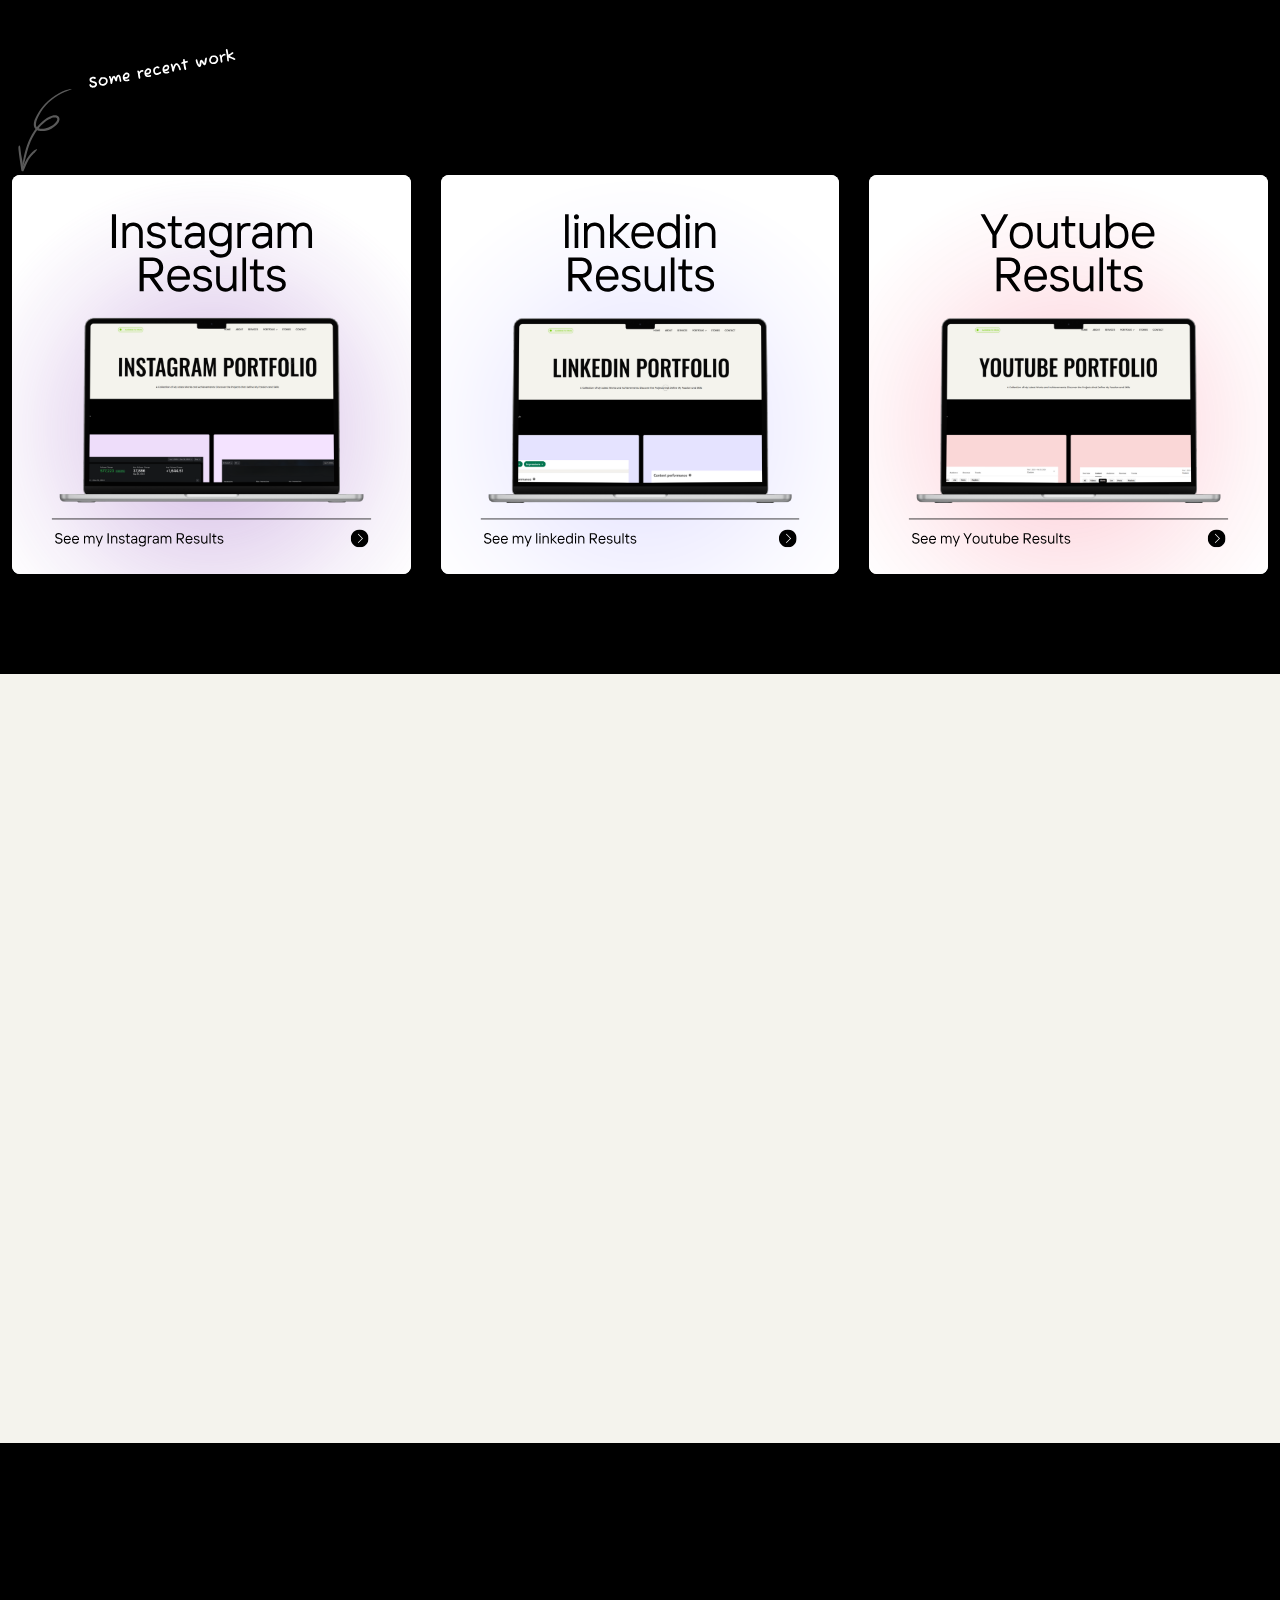
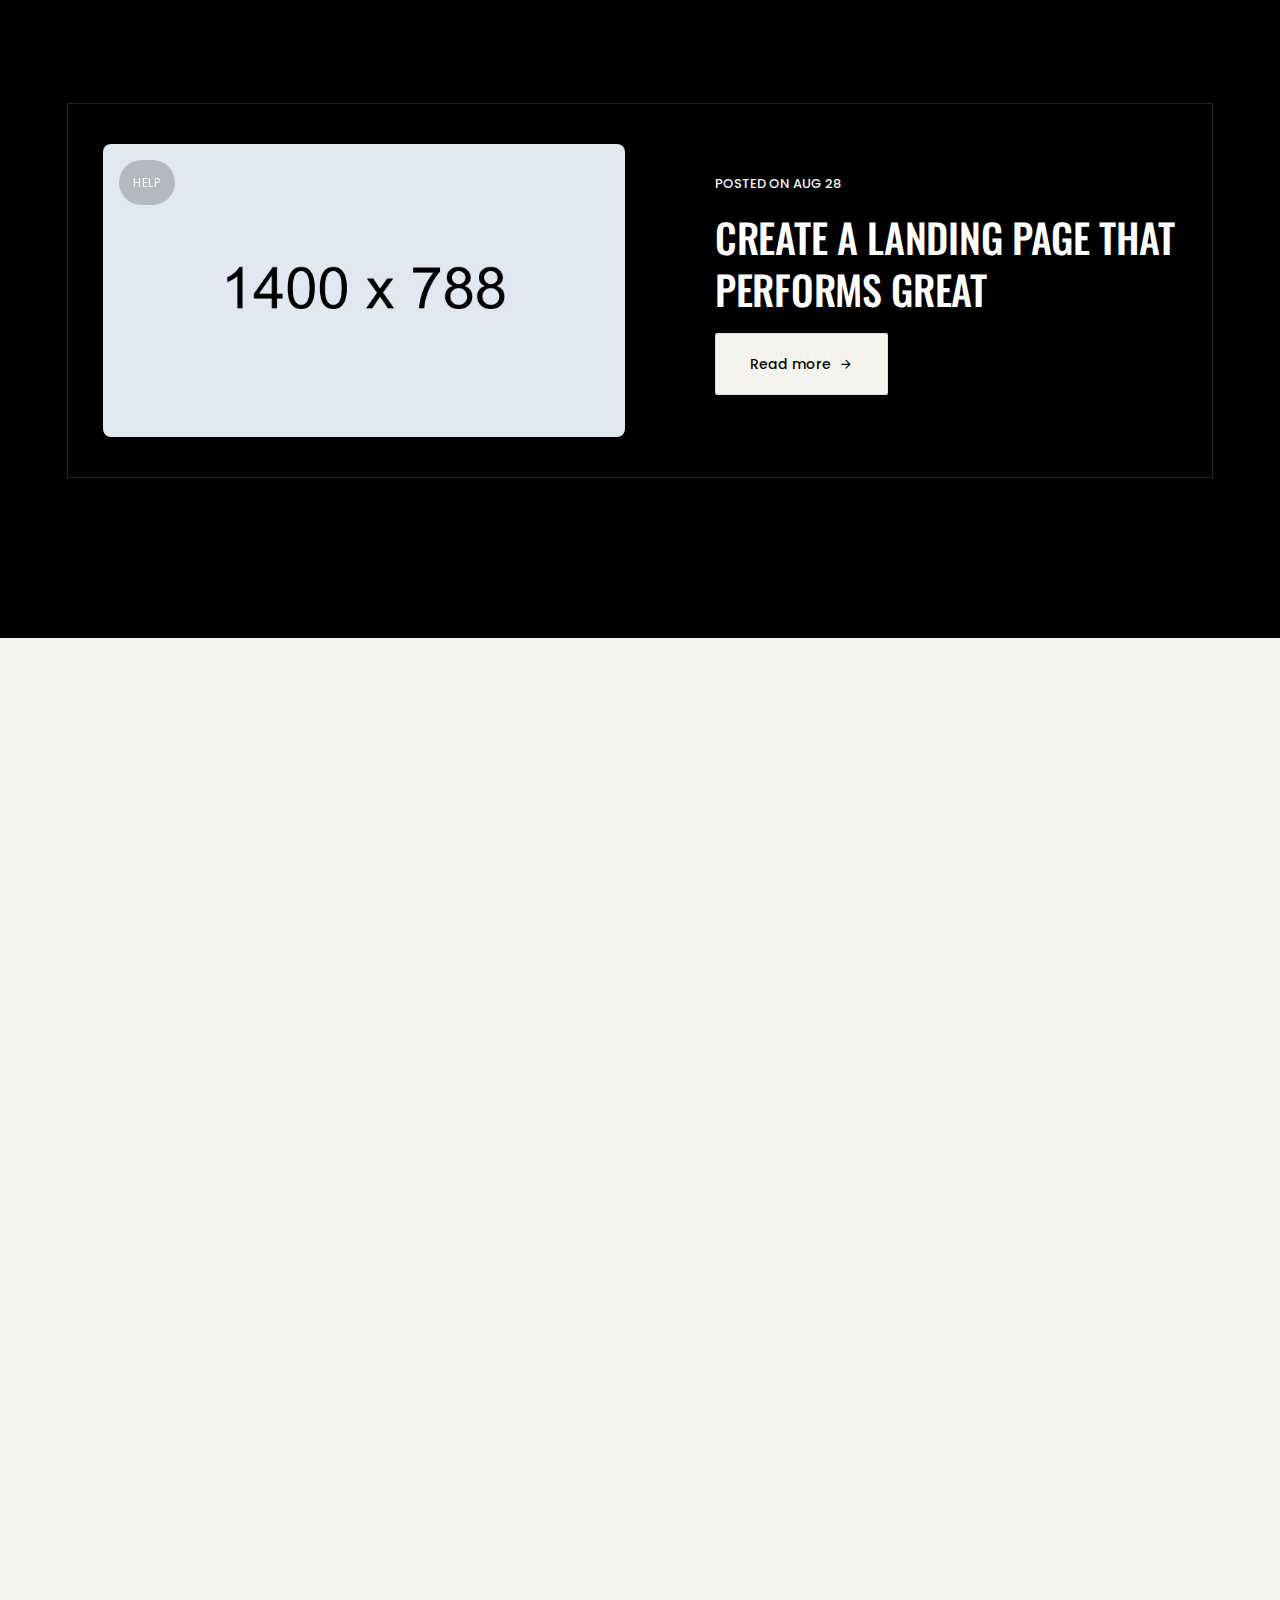
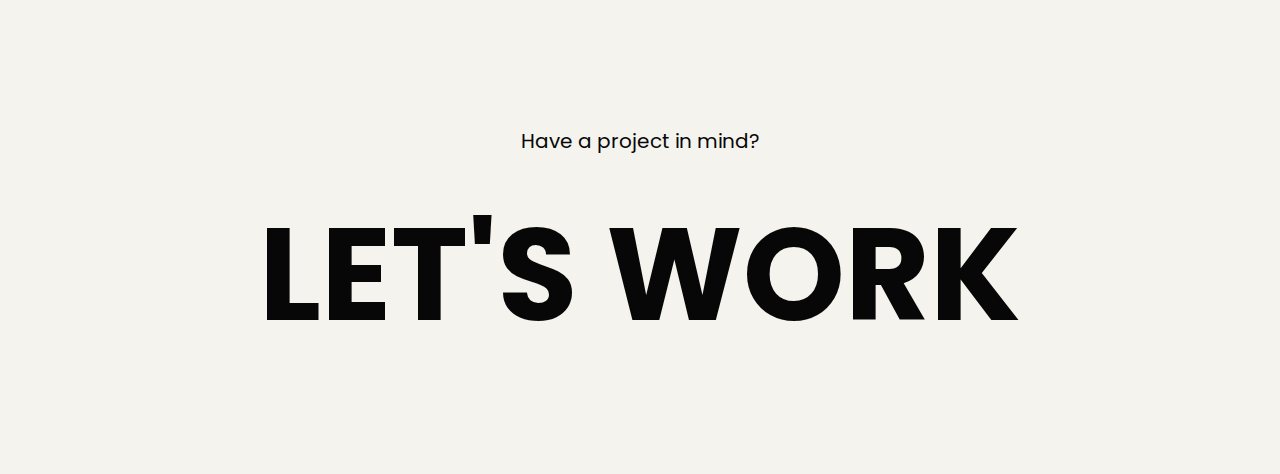
<file: index.html>
<!DOCTYPE html>
<html lang="en">

<head>
    <!-- META -->
    <meta charset="utf-8">
    <meta http-equiv="X-UA-Compatible" content="IE=edge">
    <meta name="viewport" content="width=device-width, initial-scale=1">
    <meta name="description" content="Anuj Hajari - Social Media Expert">
    <meta name="keywords" content="personal, portfolio new, html, one page, bootstrap, new html template, design, creative, onepage, clean, modern">
    <meta name="author" content="Tanvir Hossain">
    <!-- PAGE TITLE -->
    <title>Anuj Hajari</title>
    <link rel="icon" type="image/x-icon" href="assets/images/favicon.jpg">
    <!-- ALL GOOGLE FONTS -->
    <link rel="preconnect" href="https://fonts.googleapis.com">
    <link rel="preconnect" href="https://fonts.gstatic.com" crossorigin>
    <link href="https://fonts.googleapis.com/css2?family=Oswald:wght@200..700&family=Poppins:ital,wght@0,100;0,200;0,300;0,400;0,500;0,600;0,700;0,800;0,900;1,100;1,200;1,300;1,400;1,500;1,600;1,700;1,800;1,900&display=swap" rel="stylesheet">
    <!-- BOOTSTRAP CSS -->
    <link rel="stylesheet" href="assets/css/bootstrap.min.css" />
    <!-- FONT AWESOME CSS -->
    <link rel="stylesheet" href="assets/css/font-awesome-pro.css" />
    <!-- FONT AWESOME CSS -->
    <link rel="stylesheet" href="assets/fonts/remixicon.css" />
    <!-- MAGNIFIC CSS -->
    <link rel="stylesheet" href="assets/css/magnific-popup.css">
    <!-- NICE SELECT CSS -->
    <link rel="stylesheet" href="assets/css/nice-select.min.css" />
    <!-- ANIMATE CSS -->
    <link rel="stylesheet" href="assets/css/animate.min.css" />
    <!-- MOBILE MENU CSS -->
    <link rel="stylesheet" href="assets/css/mobilemenu.css" />
    <!-- SLICK CSS -->
    <link rel="stylesheet" href="assets/css/slick.min.css" />
    <!-- SPACING CSS -->
    <link rel="stylesheet" href="assets/css/spacing.css" />
    <!-- MAIN STYLE CSS -->
    <link rel="stylesheet" href="assets/css/style.css" />
    <!-- RESPONSIVE CSS -->
    <link rel="stylesheet" href="assets/css/responsive.css">

    <link rel="stylesheet" href="assets/css/custom.css">
    <!-- HTML5 shim and Respond.js IE8 support of HTML5 elements and media queries -->
    <!-- WARNING: Respond.js doesn't work if you view the page via file:// -->
    <!--[if lt IE 9]>
      <script src="https://oss.maxcdn.com/html5shiv/3.7.2/html5shiv.min.js"></script>
      <script src="https://oss.maxcdn.com/respond/1.4.2/respond.min.js"></script>
    <![endif]-->
</head>

<body>
    <!-- START PRELOADER AREA-->
    <div class="preloader">
        <svg viewbox="0 0 1000 1000" preserveaspectratio="none">
            <path id="preloaderSvg" d="M0,1005S175,995,500,995s500,5,500,5V0H0Z"></path>
        </svg>
        <div class="preloader-heading">
            <div class="load-text">
                <span>L</span>
                <span>o</span>
                <span>a</span>
                <span>d</span>
                <span>i</span>
                <span>n</span>
                <span>g</span>
            </div>
        </div>
    </div>
    <!-- END PRELOADER AREA -->
    <!-- START SCROOL UP DESIGN AREA -->
    <div class="progress-wrap cursor-pointer">
        <i class="ri-arrow-up-s-line"></i>
        <svg class="progress-circle svg-content" width="100%" height="100%" viewBox="-1 -1 102 102">
            <path d="M50,1 a49,49 0 0,1 0,98 a49,49 0 0,1 0,-98" />
        </svg>
    </div>
    <!-- / END SCROOL UP DESIGN AREA -->
    <!-- START MAGIC CURSOR AND BALL AREA-->
    <div id="magic-cursor">
        <div id="ball"></div>
    </div>
    <!-- / END MAGIC CURSOR AND BALL AREA-->
    <!-- START MENU DESIGN AREA-->
    <header class="main-header">
        <div class="header-upper">
            <div class="container">
                <div class="header-inner">
                    <div class="row align-items-center">
                        <div class="col-xl-2 col-lg-2 col-md-6 col-6 col-sm-3">
                            <a href="./contact.html">
                                <div class="logo-area available-btn">
                                    <i class='ri-circle-fill'></i>
                                    <span>Available For Work</span>
                                </div>
                            </a>
                        </div>
                        <div class="col-xl-10 col-lg-10 col-md-6 col-6 col-sm-9">
                            <div class="main-menu">
                                <nav id="mobile-menu">
                                    <ul>
                                        <li><a href="index.html" class="linkstyle">Home</a></li>
                                        <li><a href="about.html" class="linkstyle">about</a></li>
                                        <li><a href="service.html" class="linkstyle">services</a></li>
                                        <li class="has-dropdown"><a href="#" class="linkstyle">Portfolio</a>
                                            <ul class="sub-menu">
                                                <li><a href="instagram-portfolio.html">Instagram Portfolio</a></li>
                                                <li><a href="linkedin-portfolio.html">Linkedin Portfolio</a></li>
                                                <li><a href="youtube-portfolio.html">Youtube Portfolio</a></li>
                                            </ul>
                                        </li>
                                        <li><a href="stories.html" class="linkstyle">Stories</a></li>
                                        <li><a href="contact.html" class="linkstyle">Contact</a></li>
                                    </ul>
                                </nav>
                            </div>
                            <div class="side-menu-icon d-lg-none text-end">
                                <a href="javascript:void(0)" class="info-toggle-btn f-right sidebar-toggle-btn"><i class="fal fa-bars"></i></a>
                            </div>
                        </div>
                    </div>
                </div>
            </div>
        </div>
    </header>
    <!-- // END MENU DESIGN AREA-->
    <!-- START MOBILE MENU DESIGN AREA-->
    <div class="sidebar__area">
        <div class="sidebar__wrapper">
            <div class="sidebar__close">
                <button class="sidebar__close-btn" id="sidebar__close-btn">
                    <i class="fal fa-times"></i>
                </button>
            </div>
            <div class="sidebar__content mt-50 mb-20">
                <div class="mobile-menu fix"></div>
            </div>
        </div>
    </div>
    <div class="body-overlay"></div>
    <!-- // END MOBILE MENU DESIGN AREA-->
    <!-- START HEADER DESIGN AREA -->
    <section id="home" class="main-hero-area">
        <div class="container">
            <div class="row">
                <div class="col-lg-12">
                    <!-- START HERO DESIGN AREA -->
                    <div class="hero-content wow fadeInUp text-center delay-0-2s">
                        <h2>Anuj Hajari</h2>
                    </div>
                    <!-- / END HERO DESIGN AREA -->
                </div>
            </div>
            <div class="row">
                <div class="col-lg-3 pt-30">
                    <!-- START HERO DESIGN AREA -->
                    <div class="hero-content wow fadeInUp delay-0-2s">
                        <div class="clienti-reviews">
                            <ul class="clienti-profile">
                                <li>
                                    <img class="img-fluid" src="assets/images/avatar/01.jpg" alt="client">
                                </li>
                                <li>
                                    <img class="img-fluid" src="assets/images/avatar/02.jpg" alt="client">
                                </li>
                                <li>
                                    <img class="img-fluid" src="assets/images/avatar/03.jpg" alt="client">
                                </li>
                            </ul>
                            <div class="reviews">100+ reviews <span>(4.96 of 5)</span>
                                <p>Five-star reviews from my esteemed clients.</p>
                            </div>
                        </div>
                    </div>
                    <!-- / END HERO DESIGN AREA -->
                </div>
                
                <div class="col-lg-6">
                    <div class="hero-image">
                        <img id="profile-image" src="assets/images/about/me.webp" alt="">
                    </div>
                </div>
                
                
                <div class="col-lg-3 pt-30">
                    <div class="hero-content wow fadeInUp delay-0-4s">
                        <p>Hi, I’m Anuj, i help you in Building your personal brand.</p>
                        <a class="theme-btn" href="./contact.html">Get In touch</a>
                    </div>
                    <!-- / END HERO DESIGN AREA -->
                </div>
            </div>
        </div>
    </section>
    <!-- / END HEADER DESIGN AREA -->
    <!-- START COMPANY DESIGN AREA -->
    <div class="company-design-area">
        <div class="container">
            <div class="row">
                <div class="col-lg-12">
                    <h2>Where I Add Value</h2>
                    <div class="company-list">
                        <div class="scroller" data-direction="left" data-speed="slow">
                            <div class="scroller__inner">
                                <img src="assets/images/client-logos/partner1.png" alt="Company" />
                                <img src="assets/images/client-logos/partner2.png" alt="Company" />
                                <img src="assets/images/client-logos/partner3.png" alt="Company" />
                                <img src="assets/images/client-logos/partner4.png" alt="Company" />
                                <!-- <img src="assets/images/client-logos/partner5.png" alt="Company" />
                                <img src="assets/images/client-logos/partner1.png" alt="Company" /> -->
                            </div>
                        </div>
                    </div>
                </div>
            </div>
        </div>
    </div>
    <!-- // END COMPANY DESIGN AREA -->
    <!-- START ABOUT DESIGN AREA -->
    <section id="about" class="about-area">
        <div class="container">
            <div class="row">
                <!-- START ABOUT TEXT DESIGN AREA -->
                <div class="col-lg-3 col-sm-3">
                    <h2 class="about-pre-title">About Me</h2>
                </div>
                <div class="col-lg-9 col-sm-9">
                    <div class="about-content-part wow fadeInUp delay-0-2s">
                        <p>I’m Anuj Hajari, a Social Media Manager with 2+ years of experience helping founders and creators grow on LinkedIn, YouTube, and Instagram. I specialize in profile optimization, content strategy, and engagement, turning personal brands into powerful digital assets with real results—like over 5 million impressions on a single LinkedIn profile.</p>
                    </div>
                    <!-- START COUNTER DESIGN AREA -->
                    <div class="hero-counter-area d-flex justify-content-between wow fadeInUp delay-0-4s">
                        <div class="counter-item counter-text-wrap">
                            <span class="count-text plus" data-speed="1500" data-stop="3">0</span>
                            <span class="counter-title">Years Of Experience</span>
                        </div>
                        <div class="counter-item counter-text-wrap">
                            <span class="count-text k-plus" data-speed="3000" data-stop="1">0</span>
                            <span class="counter-title">Complete Projects</span>
                        </div>
                        <div class="counter-item counter-text-wrap">
                            <span class="count-text percent" data-speed="3000" data-stop="100">0</span>
                            <span class="counter-title">Client Satisfactions</span>
                        </div>
                    </div>
                    <!-- / END COUNTER DESIGN AREA -->
                </div>
                <!-- / END ABOUT TEXT DESIGN AREA -->
            </div>
        </div>
    </section>
    <!-- / END ABOUT DESIGN AREA -->
    <!-- START SERVICE DESIGN AREA -->
    <section id="services" class="services-area">
        <div class="container">
            <div class="row">
                <div class="col-xl-12 col-lg-12">
                    <div class="section-title section-black-title wow fadeInUp delay-0-2s">
                        <h2>Services</h2>
                    </div>
                </div>
            </div>
            <div class="row">
                <!-- START SINGLE SERVICE DESIGN AREA -->
                <div class="col-lg-8 col-md-7">
                    <div class="service-item wow fadeInUp delay-0-2s">
                        <!-- <i class="ri-arrow-right-up-line"></i> -->
                        <h5>01</h5>
                        <h4>Personal Branding</h4>
                        <p>I help clients build and grow their personal brand by optimizing profiles, creating a consistent voice, and developing a clear content strategy. This helps them stand out and connect with their audience across platforms. The goal is to build a brand that feels real, relatable, and memorable.
                        </p>
                    </div>
                </div>
                <!-- / END SINGLE SERVICE DESIGN AREA -->
                <!-- START SINGLE SERVICE DESIGN AREA -->
                <div class="col-lg-4 col-md-5">
                    <div class="service-item wow fadeInUp delay-0-4s">
                        <!-- <i class="ri-arrow-right-up-line"></i> -->
                        <h5>02</h5>
                        <h4>Social Media Management</h4>
                        <p>Day-to-day handling of the client’s digital presence across LYI (LinkedIn, YouTube, Instagram).</p>
                    </div>
                </div>
                <!-- / END SINGLE SERVICE DESIGN AREA -->
                <!-- START SINGLE SERVICE DESIGN AREA -->
                <div class="col-lg-4 col-md-5">
                    <div class="service-item wow fadeInUp delay-0-6s">
                        <!-- <i class="ri-arrow-right-up-line"></i> -->
                        <h5>03</h5>
                        <h4>Content Strategy</h4>
                        <p>Strategize content that aligns with brand goals, audience needs, and platform trends.
                        </p>
                    </div>
                </div>
                <!-- / END SINGLE SERVICE DESIGN AREA -->
                <!-- START SINGLE SERVICE DESIGN AREA -->
                <div class="col-lg-8 col-md-7">
                    <div class="service-item wow fadeInUp delay-0-8s">
                        <!-- <i class="ri-arrow-right-up-line"></i> -->
                        <h5>04</h5>
                        <h4>Platform Growth & Inbound Leads</h4>
                        <p>I focus on understanding each platform to strategically grow followers, boost engagement, and generate quality inbound leads. My approach ensures consistent growth and meaningful audience connections.
                        </p>
                    </div>
                </div>
                <!-- / END SINGLE SERVICE DESIGN AREA -->
                <!-- START SINGLE SERVICE DESIGN AREA -->
                <div class="col-lg-8 col-md-7">
                    <div class="service-item wow fadeInUp delay-0-2s">
                        <!-- <i class="ri-arrow-right-up-line"></i> -->
                        <h5>05</h5>
                        <h4>Consulting & Mentorship</h4>
                        <p>I guide and support creators, coaches, and solopreneurs in building their personal brand with a DIY approach. Whether it’s strategy or execution, I help simplify the process so they can grow with confidence and clarity.
                        </p>
                    </div>
                </div>
                <!-- / END SINGLE SERVICE DESIGN AREA -->
                <!-- START SINGLE SERVICE DESIGN AREA -->
                <div class="col-lg-4 col-md-5">
                    <div class="service-item wow fadeInUp delay-0-4s">
                        <!-- <i class="ri-arrow-right-up-line"></i> -->
                        <h5>06</h5>
                        <h4>Brand Strategy</h4>
                        <p>Define the bigger picture: who you are, what you stand for, and how you communicate it across platforms.
                        </p>
                    </div>
                </div>
                <!-- / END SINGLE SERVICE DESIGN AREA -->
            </div>
        </div>
    </section>
    <!-- / END SERVICE DESIGN AREA -->
    <!-- START PORTFOLIO DESIGN AREA -->
    <div class="projects-area" id="portfolio">
        <div class="custom-icon">
            <img src="assets/images/custom/work-scribble.svg" alt="custom">
        </div>
        <div class="container-fluid">
            <div class="row g-4 portfolio-grid">
                <!-- START SINGLE PORTFOLIO DESIGN AREA -->
                <!-- <div class="col-md-6 col-xl-6 portfolio-item category-1">
                    <a href="assets/images/projects/work1.jpg" class="work-popup">
                        <div class="portfolio-box">
                            <img src="assets/images/projects/work1.jpg" alt="" data-rjs="2">
                            <span class="portfolio-category">Branding</span>
                            <div class="portfolio-caption">
                                <h1>Glasses of Cocktail</h1>
                            </div>
                        </div>
                    </a>
                </div> -->
                <!-- // END SINGLE PORTFOLIO DESIGN AREA -->
                <!-- START SINGLE PORTFOLIO DESIGN AREA -->
                <!-- <div class="col-md-6 col-xl-6 portfolio-item category-2">
                    <a href="single-project.html">
                        <div class="portfolio-box">
                            <img src="assets/images/projects/work2.jpg" alt="" data-rjs="2">
                            <span class="portfolio-category">Mockup</span>
                            <div class="portfolio-caption">
                                <h1>A Branch with Flowers</h1>
                            </div>
                        </div>
                    </a>
                </div> -->
                <!-- // END SINGLE PORTFOLIO DESIGN AREA -->
                <!-- START SINGLE PORTFOLIO DESIGN AREA -->
                <div class="col-md-6 col-xl-4 portfolio-item category-2">
                    <a href="./instagram-portfolio.html">
                        <div class="portfolio-box">
                            <!-- Image -->
                            <img src="./assets/images/projects/instagram/cover-mockup.svg" alt="" data-rjs="2">
                            <!-- Category -->
                            <!-- <span class="portfolio-category">Video</span> -->
                            <!-- Caption -->
                            <div class="portfolio-caption">
                                <h1>Instagram Results</h1>
                            </div>
                        </div>
                    </a>
                </div>
                <!-- // END SINGLE PORTFOLIO DESIGN AREA -->
                <!-- START SINGLE PORTFOLIO DESIGN AREA -->
                <div class="col-md-6 col-xl-4 portfolio-item category-2">
                    <a href="./linkedin-portfolio.html">
                        <div class="portfolio-box">
                            <!-- Image -->
                            <img src="./assets/images/projects/linkedin/cover-mockup.svg" alt="" data-rjs="2">
                            <!-- Category -->
                            <!-- <span class="portfolio-category">Mockup</span> -->
                            <!-- Caption -->
                            <div class="portfolio-caption">
                                <h1>Linkedin Results</h1>
                            </div>
                        </div>
                    </a>
                </div>
                <!-- // END SINGLE PORTFOLIO DESIGN AREA -->
                <!-- START SINGLE PORTFOLIO DESIGN AREA -->
                <div class="col-md-6 col-xl-4 portfolio-item category-1">
                    <a href="./youtube-portfolio.html">
                        <div class="portfolio-box">
                            <!-- Image -->
                            <img src="./assets/images/projects/youtube/cover-mockup.svg" alt="" data-rjs="2">
                            <!-- Category -->
                            <!-- <span class="portfolio-category">Branding</span> -->
                            <!-- Caption -->
                            <div class="portfolio-caption">
                                <h1>Youtube Results</h1>
                            </div>
                        </div>
                    </a>
                </div>
                <!-- // END SINGLE PORTFOLIO DESIGN AREA -->
            </div>
        </div>
    </div>
    <!-- // END PORTFOLIO DESIGN AREA -->
    <!-- START TESTIMONIALS DESIGN AREA -->
    <section class="testimonials-area">
        <div class="container">
            <div class="row">
                <div class="col-xl-12 col-lg-12">
                    <div class="section-title section-black-title wow fadeInUp delay-0-2s">
                        <h2>Testinomials</h2>
                    </div>
                </div>
            </div>
            <div class="row">
                <!-- <div class="col-lg-6 col-md-6">
                    
                    <div class="testimonial-item wow fadeInUp delay-0-2s">
                        <div class="author">
                            <img src="assets/images/testimonials/author1.jpg" alt="Author" />
                        </div>
                        <div class="text">
                            Financial planners help people to knowledge in about how to
                            invest and in save their moneye the most efficient way eve plan
                            ners help people tioniio know ledige in about how.
                        </div>
                        <div class="testi-des">
                            <h5>Zonathon Doe</h5>
                            <span>CEO & Founder X</span>
                        </div>
                    </div>
                    
                </div>
                <div class="col-lg-6 col-md-6">
                    
                    <div class="testimonial-item wow fadeInUp delay-0-4s">
                        <div class="author">
                            <img src="assets/images/testimonials/author2.jpg" alt="Author" />
                        </div>
                        <div class="text">
                            Asian planners help people to knowledge in about how to
                            invest and in save their moneye the most efficient way eve plan
                            ners help people tioniio know ledige in about how.
                        </div>
                        <div class="testi-des">
                            <h5>Martin Smith</h5>
                            <span>CEO & Founder Google</span>
                        </div>
                    </div>
                    
                </div> -->
                <div class="col-lg-4 col-md-6">
                    <!-- START SINGLE TESTIMONIALS DESIGN AREA -->
                    <div class="testimonial-item wow fadeInUp delay-0-6s">
                        <div class="author">
                            <img src="assets/images/testimonials/author3.jpg" alt="Author" />
                        </div>
                        <div class="text">
                            Hello  planners help people to knowledge in about how to
                            invest and in save their moneye the most efficient way eve plan
                            ners help people tioniio know ledige in about how.
                        </div>
                        <div class="testi-des">
                            <h5>Methail Dev</h5>
                            <span>Managing Director -  Paydesk</span>
                        </div>
                    </div>
                    <!-- / END SINGLE TESTIMONIALS DESIGN AREA -->
                </div>
                <div class="col-lg-4 col-md-6">
                    <!-- START SINGLE TESTIMONIALS DESIGN AREA -->
                    <div class="testimonial-item wow fadeInUp delay-0-8s">
                        <div class="author">
                            <img src="assets/images/testimonials/author4.jpg" alt="Author" />
                        </div>
                        <div class="text">
                            Financial planners help people to knowledge in about how to
                            invest and in save their moneye the most efficient way eve plan
                            ners help people tioniio know ledige in about how.
                        </div>
                        <div class="testi-des">
                            <h5>Eliana tweet</h5>
                            <span>CEO & Founder Tesla</span>
                        </div>
                    </div>
                    <!-- / END SINGLE TESTIMONIALS DESIGN AREA -->
                </div>
                <div class="col-lg-4 col-md-6">
                    <!-- START SINGLE TESTIMONIALS DESIGN AREA -->
                    <div class="testimonial-item wow fadeInUp delay-0-9s">
                        <div class="author">
                            <img src="assets/images/testimonials/author5.jpg" alt="Author" />
                        </div>
                        <div class="text">
                            Yelp  planners help people to knowledge in about how to
                            invest and in save their moneye the most efficient way eve plan
                            ners help people tioniio know ledige in about how.
                        </div>
                        <div class="testi-des">
                            <h5>Henry Clark</h5>
                            <span>Founder Oxyzen</span>
                        </div>
                    </div>
                    <!-- / END SINGLE TESTIMONIALS DESIGN AREA -->
                </div>
            </div>
        </div>
    </section>
    <!-- / END TESTIMONIALS DESIGN AREA -->
   
    <!-- START VLOG DESIGN AREA -->
    <section class="blog-area">
        <div class="container">
            <div class="row">
                <div class="col-xl-12 col-lg-12">
                    <div class="section-title wow fadeInUp delay-0-2s">
                        <h2>Stories</h2>
                    </div>
                </div>
            </div>
            <!-- START SINGLE VLOG DESIGN AREA -->
            <div class="row blog-post-box align-items-center">
                <div class="col-lg-6">
                    <div class="blog-post-img">
                        <a href="#">
                            <img src="assets/images/blog/blog1.jpg" alt="">
                        </a>
                        <div class="blog-post-category">
                            <a href="#">Help</a>
                        </div>
                    </div>
                </div>
                <div class="col-lg-6">
                    <div class="blog-post-caption">
                        <h3>Posted on Aug 28</h3>
                        <h2><a class="link-decoration" href="#">Create a Landing Page That Performs Great</a></h2>
                        <a class="theme-btn theme-btn-two" href="#">Read more <i class="ri-arrow-right-line"></i></a>
                    </div>
                </div>
            </div>
            <!-- START SINGLE VLOG DESIGN AREA -->
            <!-- START SINGLE VLOG DESIGN AREA -->
            <!-- <div class="row blog-post-box align-items-center">
                <div class="col-lg-6">
                    <div class="blog-post-img">
                        <a href="#">
                            <img src="assets/images/blog/blog2.jpg" alt="">
                        </a>
                        <div class="blog-post-category">
                            <a href="#">Branding</a>
                        </div>
                    </div>
                </div>
                <div class="col-lg-6">
                    <div class="blog-post-caption">
                        <h3>Posted on Aug 28</h3>
                        <h2><a class="link-decoration" href="#">Starting and Growing a Career in Web Design</a></h2>
                        <a class="theme-btn theme-btn-two" href="#">Read more <i class="ri-arrow-right-line"></i></a>
                    </div>
                </div>
            </div> -->
            <!-- START SINGLE VLOG DESIGN AREA -->
            <!-- START SINGLE VLOG DESIGN AREA -->
            <!-- <div class="row blog-post-box align-items-center">
                <div class="col-lg-6">
                    <div class="blog-post-img">
                        <a href="#">
                            <img src="assets/images/blog/blog3.jpg" alt="">
                        </a>
                        <div class="blog-post-category">
                            <a href="#">Design</a>
                        </div>
                    </div>
                </div>
                <div class="col-lg-6">
                    <div class="blog-post-caption">
                        <h3>Posted on Aug 28</h3>
                        <h2><a class="link-decoration" href="#">How Can Designers Prepare for the Future?</a></h2>
                        <a class="theme-btn theme-btn-two" href="#">Read more <i class="ri-arrow-right-line"></i></a>
                    </div>
                </div>
            </div> -->
            <!-- START SINGLE VLOG DESIGN AREA -->
        </div>
    </section>
    <!-- / END VLOG DESIGN AREA -->
    <!-- START CONTACT DESIGN AREA -->
    <section id="contact" class="contact-area">
        <div class="container">
            <div class="row">
                <div class="col-xl-12 col-lg-12">
                    <div class="section-title section-black-title wow fadeInUp delay-0-2s">
                        <h2>Contact Me</h2>
                    </div>
                </div>
            </div>
            <div class="row">
                <div class="col-lg-4">
                    <div class="contact-content-part  wow fadeInUp delay-0-2s">
                        <!-- START CONTACT SINGLEDESIGN AREA -->
                        <div class="single-contact wow fadeInUp" data-wow-delay=".2s">
                            <span class="circle-btn">
                                <i class="ri-map-pin-line"></i>
                            </span>
                            <h2>Based in:</h2>
                            <p>Mumbai, Maharashtra</p>
                        </div>
                        <!-- / END CONTACT SINGLEDESIGN AREA -->
                        <!-- START CONTACT SINGLEDESIGN AREA -->
                        <!-- <div class="single-contact wow fadeInUp" data-wow-delay=".4s">
                            <span class="circle-btn">
                                <i class="ri-headphone-line"></i>
                            </span>
                            <h2>contact number:</h2>
                            <p>+1234321321</p>
                        </div> -->
                        <!-- / END CONTACT SINGLEDESIGN AREA -->
                        <!-- START CONTACT SINGLEDESIGN AREA -->
                        <div class="single-contact wow fadeInUp" data-wow-delay=".6s">
                            <span class="circle-btn">
                                <i class="ri-mail-line"></i>
                            </span>
                            <h2>Email Me:</h2>
                            <a href="mailto:hajarianuj@gmail.com">
                                <p style="text-decoration: underline;">hajarianuj@gmail.com</p>
                            </a>
                        </div>
                        <!-- / END CONTACT SINGLEDESIGN AREA -->
                        <!-- START CONTACT SINGLEDESIGN AREA -->
                        <div class="single-contact wow fadeInUp" data-wow-delay=".6s">
                            <h2>Socials</h2>
                            <div class="about-social">
                            <ul>
                                <li><a href="https://www.instagram.com/anujhajari?igsh=ODk4aDczNWQ5dWtv&utm_source=qr"><i class="ri-instagram-line"></i></a></li>
                                <li><a href="https://www.youtube.com/@anuj_hajari"><i class="ri-youtube-line"></i></a></li>
                                <li><a href="https://www.linkedin.com/in/anujhajari-socialmediaspecialist/"><i class="ri-linkedin-fill"></i></a></li>
                            </ul>
                        </div>
                        </div>
                        <!-- / END CONTACT SINGLEDESIGN AREA -->
                    </div>
                </div>
                <!-- START CONTACT FORM DESIGN AREA -->
                <div class="col-lg-8">
                    <div class="contact-form contact-form-area wow fadeInUp delay-0-4s">
                        <form id="contactForm" class="contact-form" action="#" method="post">
                            <div class="row">
                                <div class="col-md-6">
                                    <div class="form-group">
                                        <label for="name">Full Name</label>
                                        <input type="text" id="name" class="form-control" value="" placeholder="Your Name" required="" data-error="Please enter your Name" />
                                        <label for="name" class="for-icon"><i class="far fa-user"></i></label>
                                        <div class="help-block with-errors"></div>
                                    </div>
                                </div>
                                <div class="col-md-6">
                                    <div class="form-group">
                                        <label for="email">Email Address</label>
                                        <input type="email" id="email" class="form-control" value="" placeholder="hello@gmail.com" required="" data-error="Please enter your Email" />
                                        <label for="email" class="for-icon"><i class="far fa-envelope"></i></label>
                                        <div class="help-block with-errors"></div>
                                    </div>
                                </div>
                                <div class="col-md-12">
                                    <div class="form-group">
                                        <label for="name">Subject</label>
                                        <input type="text" id="subject" class="form-control" value="" placeholder="Your Subject" required="" data-error="Please enter your Name" />
                                        <label for="name" class="for-icon"><i class="far fa-user"></i></label>
                                        <div class="help-block with-errors"></div>
                                    </div>
                                </div>
                                <div class="col-md-12">
                                    <div class="form-group">
                                        <label for="message">Your Message</label>
                                        <textarea name="message" id="message" class="form-control" rows="4" placeholder="Write Your message" required="" data-error="Please Write your Message"></textarea>
                                        <div class="help-block with-errors"></div>
                                    </div>
                                </div>
                                <div class="col-md-12">
                                    <div class="form-group mb-0">
                                        <button type="submit" class="theme-btn">
                                            Send Me Message <i class="ri-mail-line"></i>
                                        </button>
                                        <div id="msgSubmit" class="hidden"></div>
                                    </div>
                                </div>
                                <div class="col-md-12 text-center">
                                    <p class="input-success">We have received your mail, We will get back to you soon!</p>
                                    <p class="input-error">Sorry, Message could not send! Please try again.</p>
                                </div>
                            </div>
                        </form>
                    </div>
                </div>
                <!-- / END CONTACT FORM DESIGN AREA -->
            </div>
        </div>
    </section>
    <!-- / END CONTACT DESIGN AREA -->
    <!-- START FOOTER DESIGN AREA -->
    <footer class="main-footer">
        <div class="container">
            <div class="row">
                <div class="col-lg-12">
                    <div class="footer-top">
                        <p> Have a project in mind?</p>
                        <h2><a href="./contact.html">let's work</a></h2>
                    </div>
                </div>
            </div>
            <div class="row">
                <!-- <div class="col-lg-6 col-sm-6">
                    <p class="copy-left-text">Developed by <a href="https://shubhamsharmadev.netlify.app/">Shubham Sharma</a></p>
                </div>
                <div class="col-lg-6 col-sm-6">
                    <p class="copy-right-text">&copy; Copyright 2025</p>
                </div> -->
            </div>
        </div>
    </footer>
    <!-- / END FOOTER DESIGN AREA -->
    <!-- JQUERY JS -->
    <script src="assets/js/jquery-3.6.0.min.js"></script>
    <!-- BOOTSTRAP JS-->
    <script src="assets/js/bootstrap.min.js"></script>
    <!-- APPEAR JS -->
    <script src="assets/js/appear.min.js"></script>
    <!-- MAGNIFICANT JS -->
    <script src="assets/js/jquery.magnific-popup.min.js"></script>
    <!-- MOBILE MENU JS-->
    <script src="assets/js/mobilemenu.js"></script>
    <!-- GSAP AND LOCOMOTIV JS-->
    <script src="assets/js/gsap.min.js"></script>
    <script src="assets/js/ScrollTrigger.min.js"></script>
    <script src="assets/js/lenis.js"></script>
    <!-- SLICK JS-->
    <script src="assets/js/slick.min.js"></script>
    <!-- NICE SELECT JS-->
    <script src="assets/js/jquery.nice-select.min.js"></script>
    <!-- IMAGE LOADER JS-->
    <script src="assets/js/imagesloaded.pkgd.min.js"></script>
    <!-- ISOTOPE JS-->
    <script src="assets/js/isotope.pkgd.min.js"></script>
    <!--  WOW ANIMATION JS-->
    <script src="assets/js/wow.min.js"></script>
    <!-- SCRIPT JS-->
    <script src="assets/js/script.js"></script>
    
    <script>
        const img = document.getElementById('profile-image');
        const originalSrc = 'assets/images/about/me.jpg';
        const hoverSrc = 'assets/images/about/me-hover.webp';
      
        img.addEventListener('mouseover', () => {
          img.src = hoverSrc;
        });
      
        img.addEventListener('mouseout', () => {
          img.src = originalSrc;
        });
      </script>      
</body>

</html>
</file>
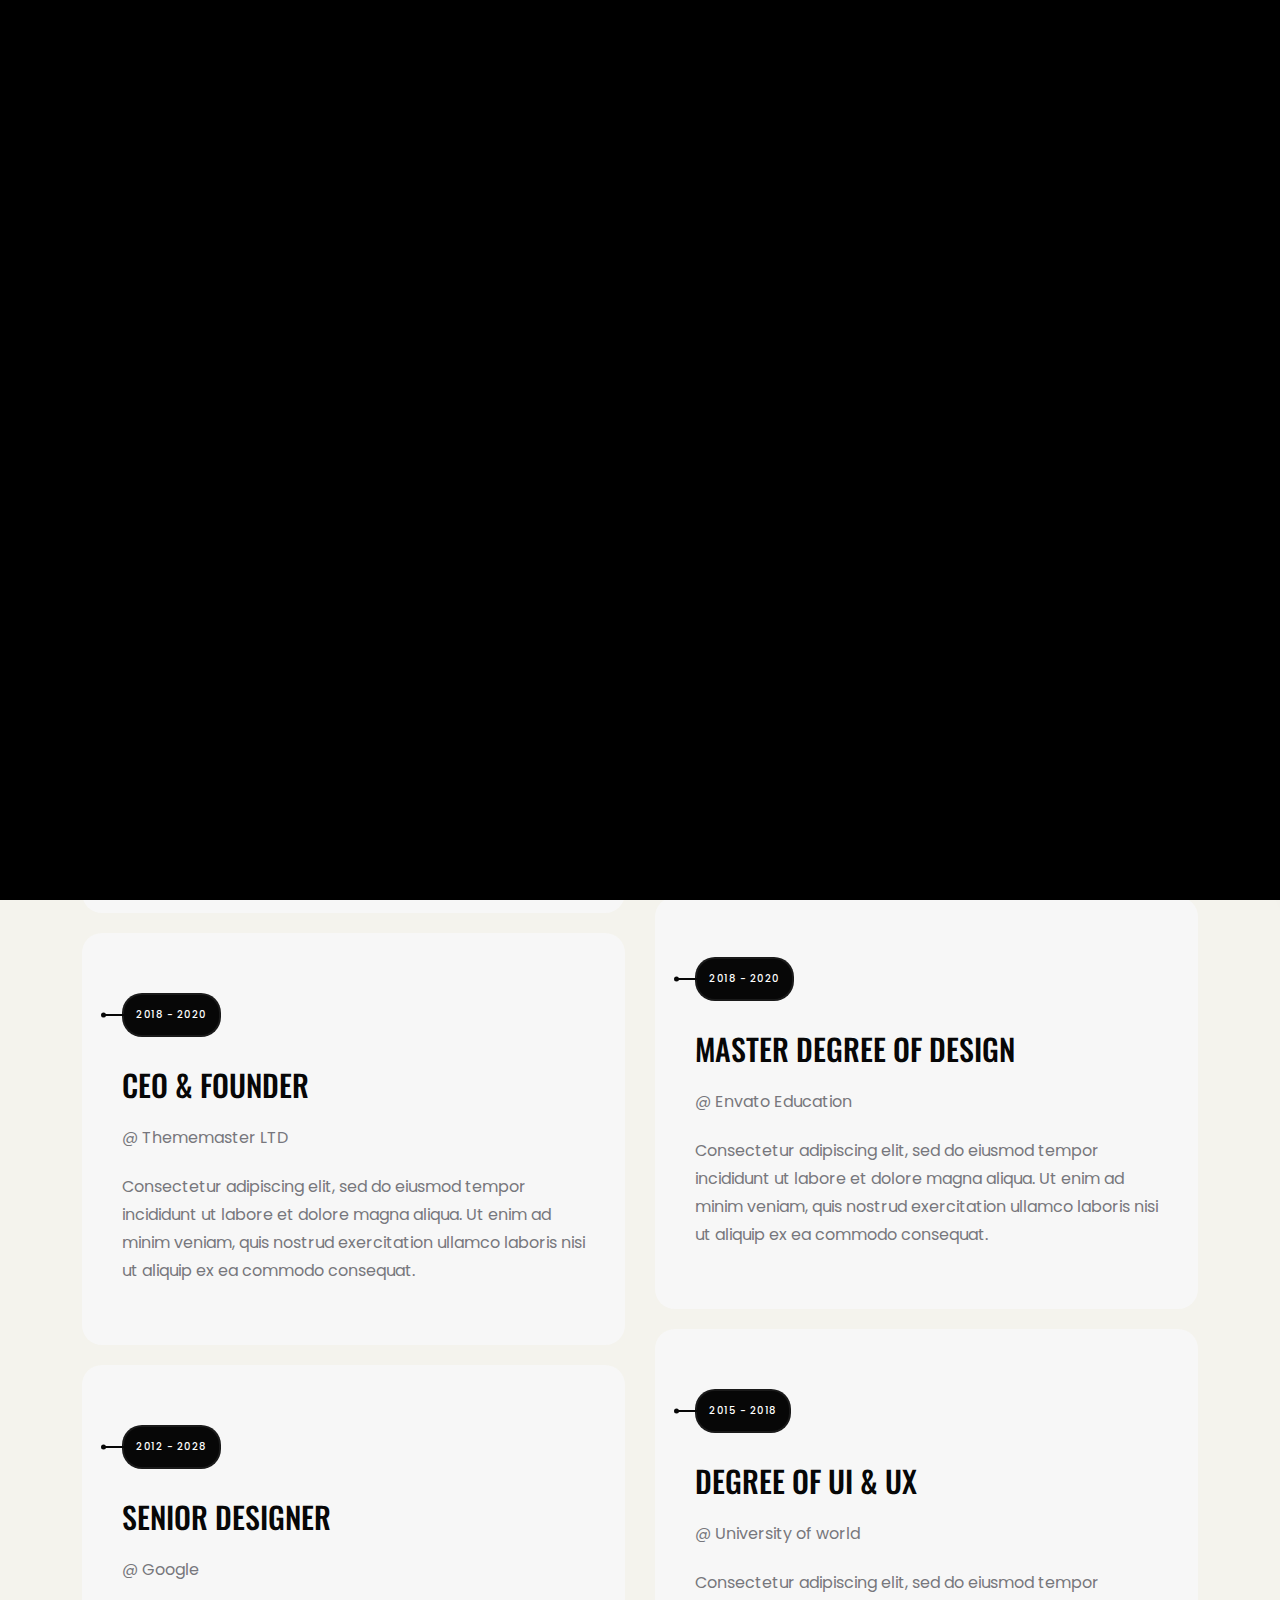
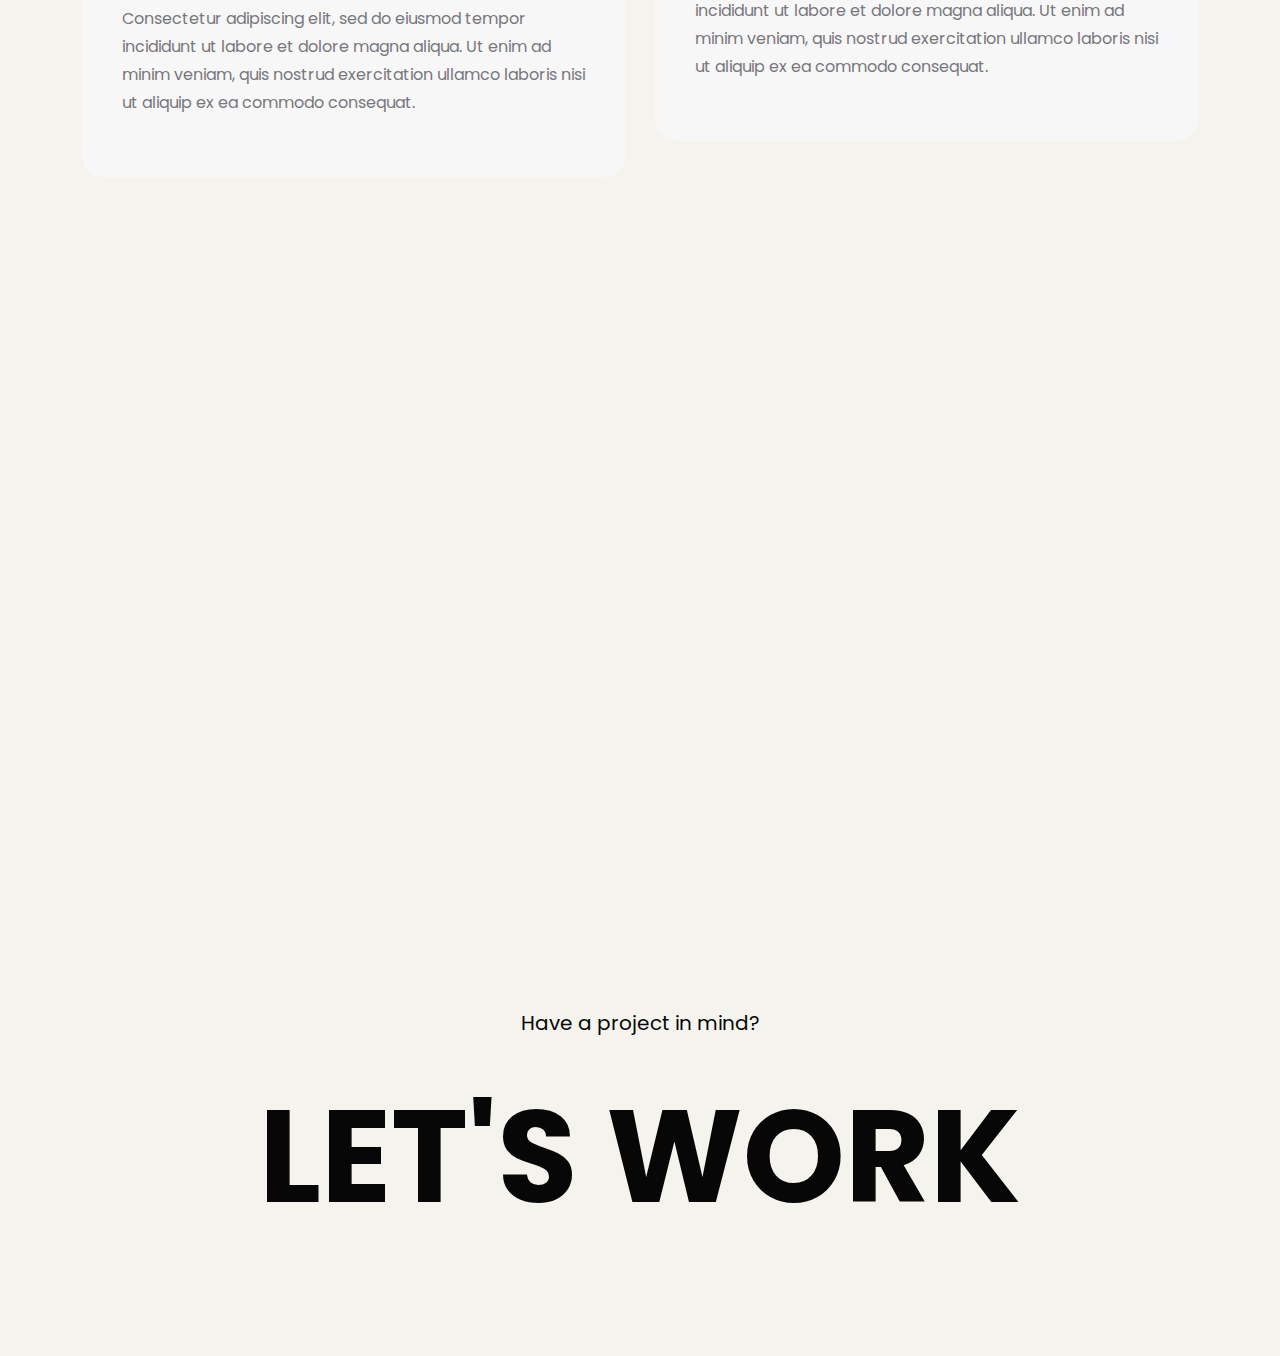
<file: about.html>
<!DOCTYPE html>
<html lang="en">

<head>
    <!-- META -->
    <meta charset="utf-8">
    <meta http-equiv="X-UA-Compatible" content="IE=edge">
    <meta name="viewport" content="width=device-width, initial-scale=1">
    <meta name="description" content="About Anuj Hajari - Social Media Expert">
    <meta name="keywords" content="personal, portfolio new, html, one page, bootstrap, new html template, design, creative, onepage, clean, modern">
    <meta name="author" content="Tanvir Hossain">
    <!-- PAGE TITLE -->
    <title>About Anuj Hajari</title>
    <link rel="icon" type="image/x-icon" href="assets/images/favicon.jpg">
    <!-- ALL GOOGLE FONTS -->
    <link rel="preconnect" href="https://fonts.googleapis.com">
    <link rel="preconnect" href="https://fonts.gstatic.com" crossorigin>
    <link href="https://fonts.googleapis.com/css2?family=Oswald:wght@200..700&family=Poppins:ital,wght@0,100;0,200;0,300;0,400;0,500;0,600;0,700;0,800;0,900;1,100;1,200;1,300;1,400;1,500;1,600;1,700;1,800;1,900&display=swap" rel="stylesheet">
    <!-- BOOTSTRAP CSS -->
    <link rel="stylesheet" href="assets/css/bootstrap.min.css" />
    <!-- FONT AWESOME CSS -->
    <link rel="stylesheet" href="assets/css/font-awesome-pro.css" />
    <!-- FONT AWESOME CSS -->
    <link rel="stylesheet" href="assets/fonts/remixicon.css" />
    <!-- MAGNIFIC CSS -->
    <link rel="stylesheet" href="assets/css/magnific-popup.css">
    <!-- NICE SELECT CSS -->
    <link rel="stylesheet" href="assets/css/nice-select.min.css" />
    <!-- ANIMATE CSS -->
    <link rel="stylesheet" href="assets/css/animate.min.css" />
    <!-- MOBILE MENU CSS -->
    <link rel="stylesheet" href="assets/css/mobilemenu.css" />
    <!-- SLICK CSS -->
    <link rel="stylesheet" href="assets/css/slick.min.css" />
    <!-- SPACING CSS -->
    <link rel="stylesheet" href="assets/css/spacing.css" />
    <!-- MAIN STYLE CSS -->
    <link rel="stylesheet" href="assets/css/style.css" />
    <!-- RESPONSIVE CSS -->
    <link rel="stylesheet" href="assets/css/responsive.css">

    <link rel="stylesheet" href="assets/css/custom.css">
    <!-- HTML5 shim and Respond.js IE8 support of HTML5 elements and media queries -->
    <!-- WARNING: Respond.js doesn't work if you view the page via file:// -->
    <!--[if lt IE 9]>
      <script src="https://oss.maxcdn.com/html5shiv/3.7.2/html5shiv.min.js"></script>
      <script src="https://oss.maxcdn.com/respond/1.4.2/respond.min.js"></script>
    <![endif]-->
</head>

<body>
    <!-- START PRELOADER AREA-->
    <div class="preloader">
        <svg viewbox="0 0 1000 1000" preserveaspectratio="none">
            <path id="preloaderSvg" d="M0,1005S175,995,500,995s500,5,500,5V0H0Z"></path>
        </svg>
        <div class="preloader-heading">
            <div class="load-text">
                <span>L</span>
                <span>o</span>
                <span>a</span>
                <span>d</span>
                <span>i</span>
                <span>n</span>
                <span>g</span>
            </div>
        </div>
    </div>
    <!-- END PRELOADER AREA -->
    <!-- START SCROOL UP DESIGN AREA -->
    <div class="progress-wrap cursor-pointer">
        <i class="ri-arrow-up-s-line"></i>
        <svg class="progress-circle svg-content" width="100%" height="100%" viewBox="-1 -1 102 102">
            <path d="M50,1 a49,49 0 0,1 0,98 a49,49 0 0,1 0,-98" />
        </svg>
    </div>
    <!-- / END SCROOL UP DESIGN AREA -->
    <!-- START MAGIC CURSOR AND BALL AREA-->
    <div id="magic-cursor">
        <div id="ball"></div>
    </div>
    <!-- / END MAGIC CURSOR AND BALL AREA-->
    <!-- START MENU DESIGN AREA-->
    <header class="main-header">
        <div class="header-upper">
            <div class="container">
                <div class="header-inner">
                    <div class="row align-items-center">
                        <div class="col-xl-2 col-lg-2 col-md-6 col-6 col-sm-3">
                            <a href="./contact.html">
                                <div class="logo-area available-btn">
                                    <i class='ri-circle-fill'></i>
                                    <span>Available For Work</span>
                                </div>
                            </a>
                        </div>
                        <div class="col-xl-10 col-lg-10 col-md-6 col-6 col-sm-9">
                            <div class="main-menu">
                                <nav id="mobile-menu">
                                    <ul>
                                        <li><a href="index.html" class="linkstyle">Home</a></li>
                                        <li><a href="about.html" class="linkstyle">about</a></li>
                                        <li><a href="service.html" class="linkstyle">services</a></li>
                                        <li class="has-dropdown"><a href="#" class="linkstyle">Portfolio</a>
                                            <ul class="sub-menu">
                                                <li><a href="instagram-portfolio.html">Instagram Portfolio</a></li>
                                                <li><a href="linkedin-portfolio.html">Linkedin Portfolio</a></li>
                                                <li><a href="youtube-portfolio.html">Youtube Portfolio</a></li>
                                            </ul>
                                        </li>
                                        <li><a href="stories.html" class="linkstyle">Stories</a></li>
                                        <li><a href="contact.html" class="linkstyle">Contact</a></li>
                                    </ul>
                                </nav>
                            </div>
                            <div class="side-menu-icon d-lg-none text-end">
                                <a href="javascript:void(0)" class="info-toggle-btn f-right sidebar-toggle-btn"><i class="fal fa-bars"></i></a>
                            </div>
                        </div>
                    </div>
                </div>
            </div>
        </div>
    </header>
    <!-- // END MENU DESIGN AREA-->
    <!-- START MOBILE MENU DESIGN AREA-->
    <div class="sidebar__area">
        <div class="sidebar__wrapper">
            <div class="sidebar__close">
                <button class="sidebar__close-btn" id="sidebar__close-btn">
                    <i class="fal fa-times"></i>
                </button>
            </div>
            <div class="sidebar__content mt-50 mb-20">
                <div class="mobile-menu fix"></div>
            </div>
        </div>
    </div>
    <div class="body-overlay"></div>
    <!-- // END MOBILE MENU DESIGN AREA-->
    <!-- START SINGLE PAGE DESIGN AREA -->
    <section class="single-page-hero-area">
        <div class="container">
            <div class="row align-items-center">
                <div class="col-lg-12">
                    <h2>About Me</h2>
                </div>
            </div>
        </div>
    </section>
    <!-- // END SINGLE PAGE DESIGN AREA -->
    <!-- START RESUME EXPERIENCE DESIGN AREA -->
    <div class="resume-area no-padding" id="resume">
        <div class="container">
            <div class="row">
                <div class="col-xl-6 col-md-6">
                    <div class="resume-wrapper wow fadeInUp delay-0-2s">
                        <!-- START SINGLE EXPERIENCE DESIGN AREA -->
                        <div class="resume-box">
                            <span class="resume-date">2020 - Present</span>
                            <h2>Web Developer & Business Partner (Full-Time)</h2>
                            <span>@ Envato Marketplace</span>
                            <p>Consectetur adipiscing elit, sed do eiusmod tempor incididunt ut labore et dolore magna aliqua. Ut enim ad minim veniam, quis nostrud exercitation ullamco laboris nisi ut aliquip ex ea commodo consequat.</p>
                        </div>
                        <!-- / END SINGLE EXPERIENCE DESIGN AREA -->
                        <!-- START SINGLE EXPERIENCE DESIGN AREA -->
                        <div class="resume-box">
                            <span class="resume-date">2018 - 2020</span>
                            <h2>CEO & Founder</h2>
                            <span>@ Thememaster LTD</span>
                            <p>Consectetur adipiscing elit, sed do eiusmod tempor incididunt ut labore et dolore magna aliqua. Ut enim ad minim veniam, quis nostrud exercitation ullamco laboris nisi ut aliquip ex ea commodo consequat.</p>
                        </div>
                        <!-- / END SINGLE EXPERIENCE DESIGN AREA -->
                        <!-- START SINGLE EXPERIENCE DESIGN AREA -->
                        <div class="resume-box">
                            <span class="resume-date">2012 - 2028</span>
                            <h2>Senior Designer</h2>
                            <span>@ Google</span>
                            <p>Consectetur adipiscing elit, sed do eiusmod tempor incididunt ut labore et dolore magna aliqua. Ut enim ad minim veniam, quis nostrud exercitation ullamco laboris nisi ut aliquip ex ea commodo consequat.</p>
                        </div>
                        <!-- / END SINGLE EXPERIENCE DESIGN AREA -->
                    </div>
                </div>
                <div class="col-xl-6 col-md-6">
                    <div class="resume-wrapper wow fadeInUp delay-0-4s">
                        <!-- START SINGLE EDUCATION DESIGN AREA -->
                        <div class="resume-box">
                            <span class="resume-date">2020 - Present</span>
                            <h2>Bachelor Degree of Science</h2>
                            <span>@ University of London</span>
                            <p>Consectetur adipiscing elit, sed do eiusmod tempor incididunt ut labore et dolore magna aliqua. Ut enim ad minim veniam, quis nostrud exercitation ullamco laboris nisi ut aliquip ex ea commodo consequat.</p>
                        </div>
                        <!-- / END SINGLE EDUCATION DESIGN AREA -->
                        <!-- START SINGLE EDUCATION DESIGN AREA -->
                        <div class="resume-box">
                            <span class="resume-date">2018 - 2020</span>
                            <h2>Master Degree of Design</h2>
                            <span>@ Envato Education</span>
                            <p>Consectetur adipiscing elit, sed do eiusmod tempor incididunt ut labore et dolore magna aliqua. Ut enim ad minim veniam, quis nostrud exercitation ullamco laboris nisi ut aliquip ex ea commodo consequat.</p>
                        </div>
                        <!-- / END SINGLE EDUCATION DESIGN AREA -->
                        <!-- START SINGLE EDUCATION DESIGN AREA -->
                        <div class="resume-box">
                            <span class="resume-date">2015 - 2018</span>
                            <h2>Degree Of UI & UX</h2>
                            <span>@ University of world</span>
                            <p>Consectetur adipiscing elit, sed do eiusmod tempor incididunt ut labore et dolore magna aliqua. Ut enim ad minim veniam, quis nostrud exercitation ullamco laboris nisi ut aliquip ex ea commodo consequat.</p>
                        </div>
                        <!-- / END SINGLE EDUCATION DESIGN AREA -->
                    </div>
                </div>
            </div>
        </div>
    </div>
    <!-- / END RESUME EXPERIENCE DESIGN AREA -->
    <!-- START SKILL DESIGN AREA -->
    <section id="skills" class="skill-area">
        <div class="container">
            <div class="container-inner">
                <div class="row">
                    <div class="col-xl-12 col-lg-12">
                        <div class="section-title section-black-title mb-40 wow fadeInUp delay-0-2s">
                            <h2>Professional Skills</h2>
                        </div>
                    </div>
                </div>
                <div class="row">
                    <div class="col-lg-12">
                        <div class="skill-items-wrap">
                            <div class="row">
                                <div class="col-xl-3 col-lg-4 col-md-3 col-sm-4 col-6">
                                    <div class="skill-item wow fadeInUp delay-0-2s">
                                        <img src="assets/images/skills/skill1.png" alt="Skill" />
                                        <h5>Figma</h5>
                                    </div>
                                </div>
                                <div class="col-xl-3 col-lg-4 col-md-3 col-sm-4 col-6">
                                    <div class="skill-item wow fadeInUp delay-0-3s">
                                        <img src="assets/images/skills/skill2.png" alt="Skill" />
                                        <h5>Tailwand</h5>
                                    </div>
                                </div>
                                <div class="col-xl-3 col-lg-4 col-md-3 col-sm-4 col-6">
                                    <div class="skill-item wow fadeInUp delay-0-4s">
                                        <img src="assets/images/skills/skill3.png" alt="Skill" />
                                        <h5>Photoshop</h5>
                                    </div>
                                </div>
                                <div class="col-xl-3 col-lg-4 col-md-3 col-sm-4 col-6">
                                    <div class="skill-item wow fadeInUp delay-0-5s">
                                        <img src="assets/images/skills/skill4.png" alt="Skill" />
                                        <h5>WordPress</h5>
                                    </div>
                                </div>
                                <div class="col-xl-3 col-lg-4 col-md-3 col-sm-4 col-6">
                                    <div class="skill-item wow fadeInUp delay-0-2s">
                                        <img src="assets/images/skills/skill5.png" alt="Skill" />
                                        <h5>Angular</h5>
                                    </div>
                                </div>
                                <div class="col-xl-3 col-lg-4 col-md-3 col-sm-4 col-6">
                                    <div class="skill-item wow fadeInUp delay-0-3s">
                                        <img src="assets/images/skills/skill6.png" alt="Skill" />
                                        <h5>Webflow</h5>
                                    </div>
                                </div>
                                <div class="col-xl-3 col-lg-4 col-md-3 col-sm-4 col-6">
                                    <div class="skill-item wow fadeInUp delay-0-4s">
                                        <img src="assets/images/skills/skill7.png" alt="Skill" />
                                        <h5>Python</h5>
                                    </div>
                                </div>
                                <div class="col-xl-3 col-lg-4 col-md-3 col-sm-4 col-6">
                                    <div class="skill-item wow fadeInUp delay-0-5s">
                                        <img src="assets/images/skills/skill8.png" alt="Skill" />
                                        <h5>Sketch</h5>
                                    </div>
                                </div>
                            </div>
                        </div>
                    </div>
                </div>
            </div>
        </div>
    </section>
    <!-- / END SKILL DESIGN AREA -->
    <!-- START FOOTER DESIGN AREA -->
    <footer class="main-footer">
        <div class="container">
            <div class="row">
                <div class="col-lg-12">
                    <div class="footer-top">
                        <p> Have a project in mind?</p>
                        <h2><a href="./contact.html">let's work</a></h2>
                    </div>
                </div>
            </div>
            <div class="row">
                <!-- <div class="col-lg-6 col-sm-6">
                    <p class="copy-left-text">Developed by <a href="https://shubhamsharmadev.netlify.app/">Shubham Sharma</a></p>
                </div>
                <div class="col-lg-6 col-sm-6">
                    <p class="copy-right-text">&copy; Copyright 2025</p>
                </div> -->
            </div>
        </div>
    </footer>
    <!-- / END FOOTER DESIGN AREA -->
    <!-- JQUERY JS -->
    <script src="assets/js/jquery-3.6.0.min.js"></script>
    <!-- BOOTSTRAP JS-->
    <script src="assets/js/bootstrap.min.js"></script>
    <!-- APPEAR JS -->
    <script src="assets/js/appear.min.js"></script>
    <!-- MAGNIFICANT JS -->
    <script src="assets/js/jquery.magnific-popup.min.js"></script>
    <!-- MOBILE MENU JS-->
    <script src="assets/js/mobilemenu.js"></script>
    <!-- GSAP AND LOCOMOTIV JS-->
    <script src="assets/js/gsap.min.js"></script>
    <script src="assets/js/ScrollTrigger.min.js"></script>
    <script src="assets/js/lenis.js"></script>
    <!-- SLICK JS-->
    <script src="assets/js/slick.min.js"></script>
    <!-- NICE SELECT JS-->
    <script src="assets/js/jquery.nice-select.min.js"></script>
    <!-- IMAGE LOADER JS-->
    <script src="assets/js/imagesloaded.pkgd.min.js"></script>
    <!-- ISOTOPE JS-->
    <script src="assets/js/isotope.pkgd.min.js"></script>
    <!--  WOW ANIMATION JS-->
    <script src="assets/js/wow.min.js"></script>
    <!-- SCRIPT JS-->
    <script src="assets/js/script.js"></script>
</body>

</html>
</file>
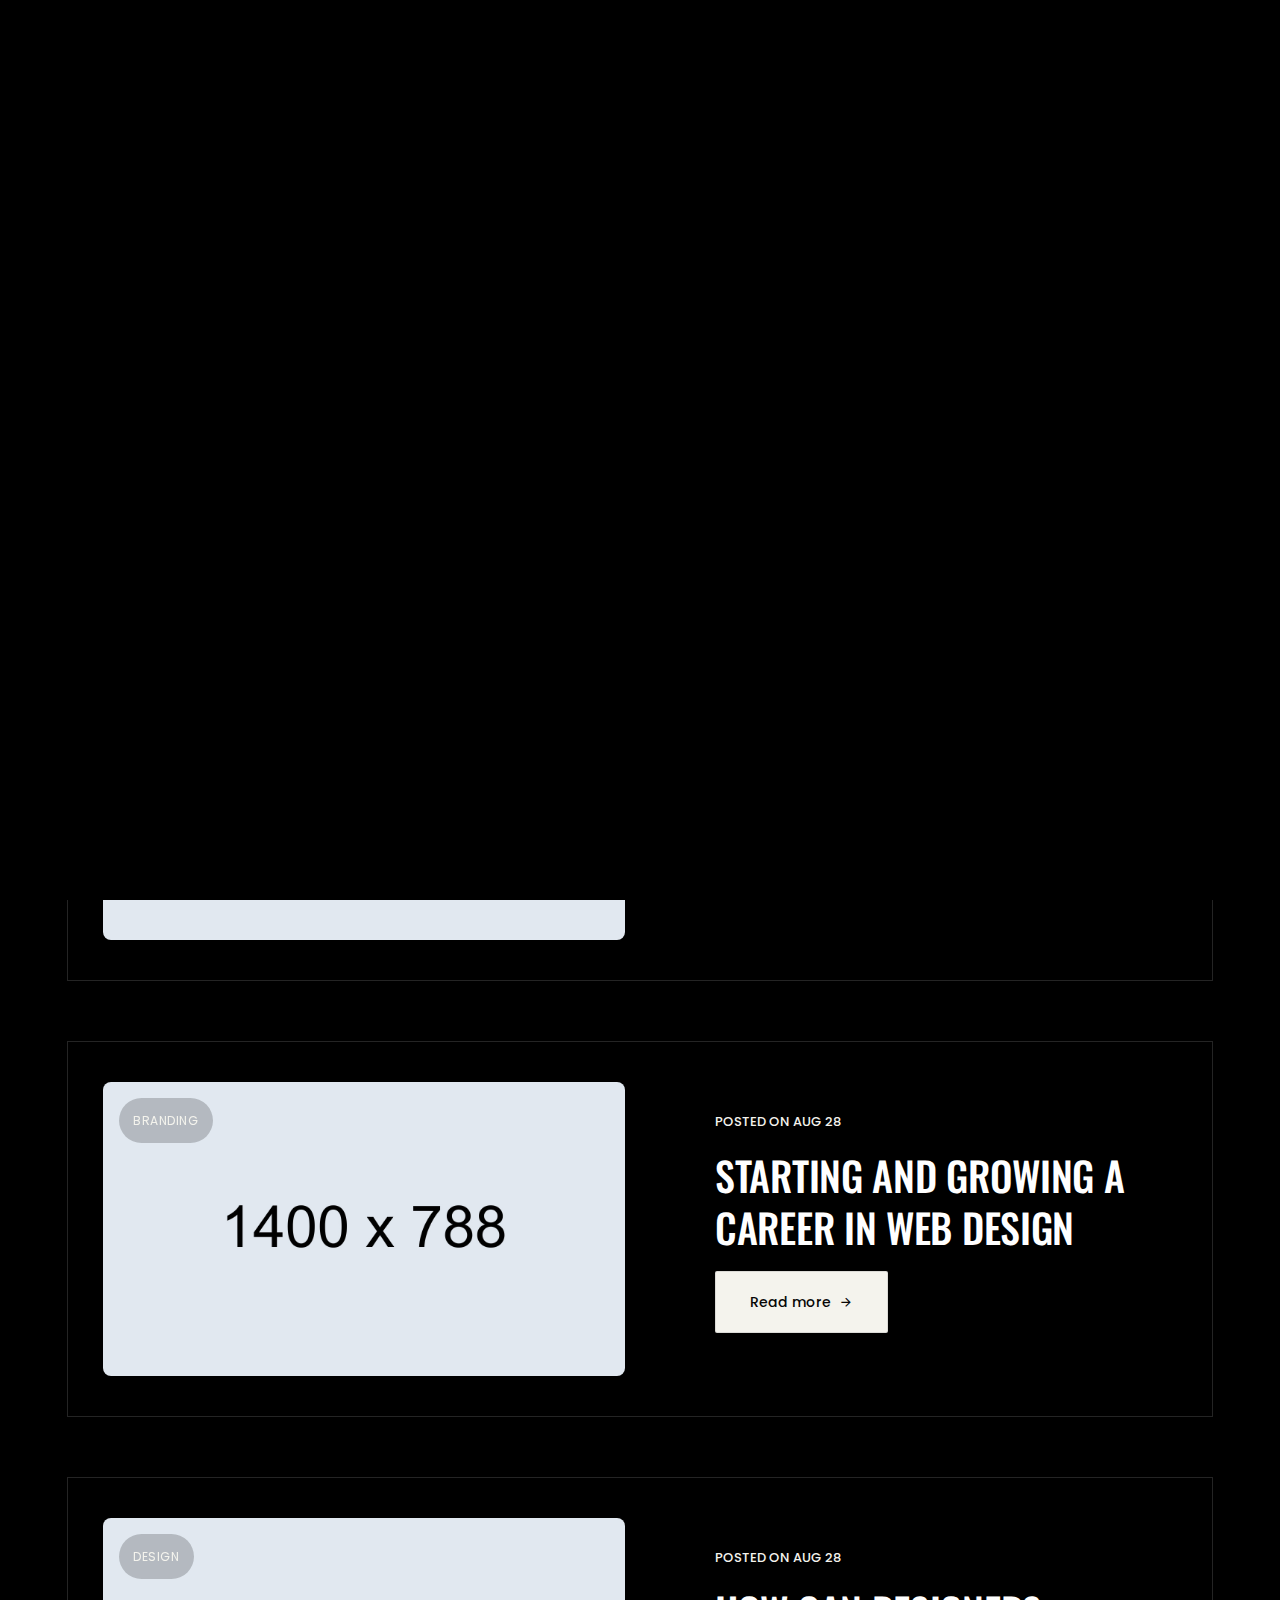
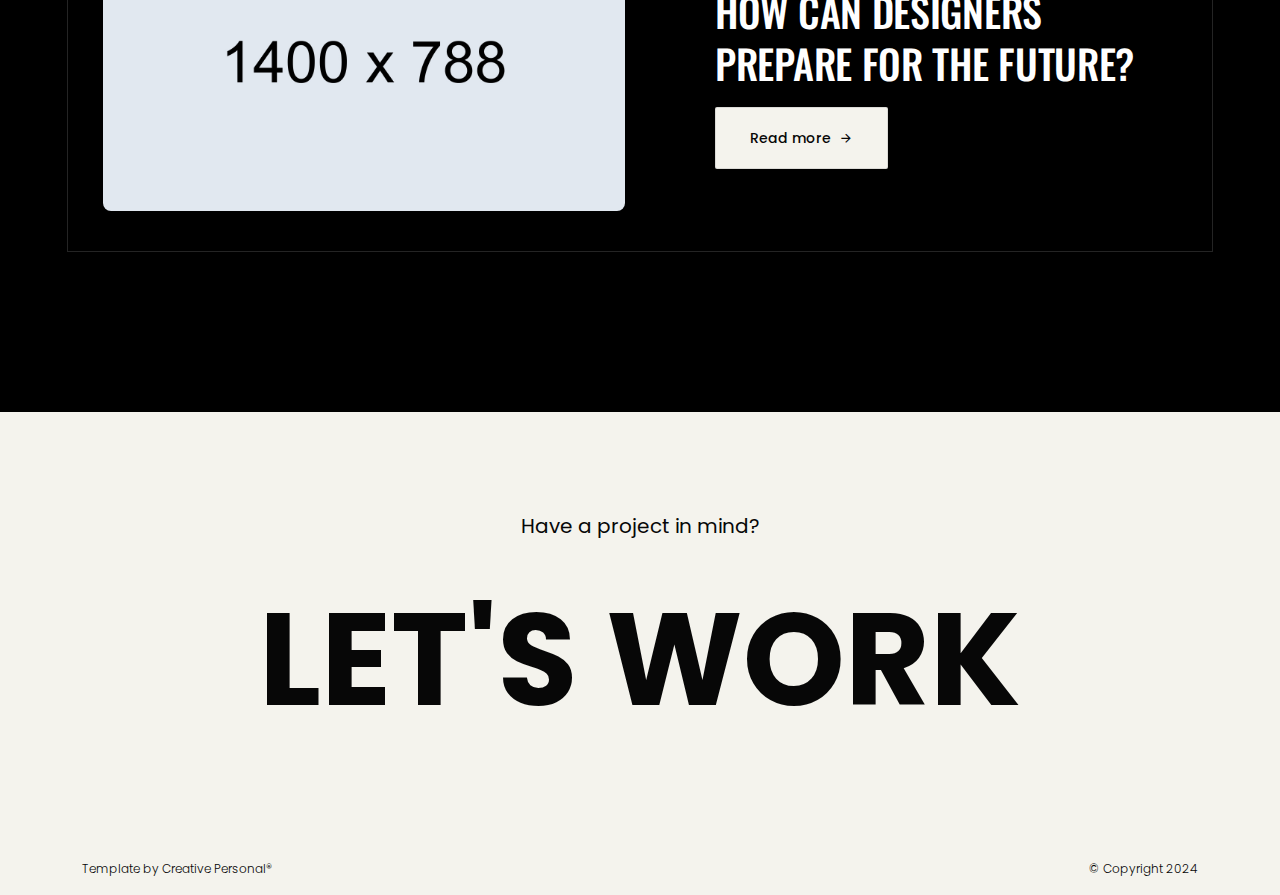
<file: blog.html>
<!DOCTYPE html>
<html lang="en">

<head>
    <!-- META -->
    <meta charset="utf-8">
    <meta http-equiv="X-UA-Compatible" content="IE=edge">
    <meta name="viewport" content="width=device-width, initial-scale=1">
    <meta name="description" content="Anuj Hajari - Social Media Expert">
    <meta name="keywords" content="personal, portfolio new, html, one page, bootstrap, new html template, design, creative, onepage, clean, modern">
    <meta name="author" content="Tanvir Hossain">
    <!-- PAGE TITLE -->
    <title>Anuj Hajari Stories</title>
    <link rel="icon" type="image/x-icon" href="assets/images/favicon.jpg">
    <!-- ALL GOOGLE FONTS -->
    <link rel="preconnect" href="https://fonts.googleapis.com">
    <link rel="preconnect" href="https://fonts.gstatic.com" crossorigin>
    <link href="https://fonts.googleapis.com/css2?family=Oswald:wght@200..700&family=Poppins:ital,wght@0,100;0,200;0,300;0,400;0,500;0,600;0,700;0,800;0,900;1,100;1,200;1,300;1,400;1,500;1,600;1,700;1,800;1,900&display=swap" rel="stylesheet">
    <!-- BOOTSTRAP CSS -->
    <link rel="stylesheet" href="assets/css/bootstrap.min.css" />
    <!-- FONT AWESOME CSS -->
    <link rel="stylesheet" href="assets/css/font-awesome-pro.css" />
    <!-- FONT AWESOME CSS -->
    <link rel="stylesheet" href="assets/fonts/remixicon.css" />
    <!-- MAGNIFIC CSS -->
    <link rel="stylesheet" href="assets/css/magnific-popup.css">
    <!-- NICE SELECT CSS -->
    <link rel="stylesheet" href="assets/css/nice-select.min.css" />
    <!-- ANIMATE CSS -->
    <link rel="stylesheet" href="assets/css/animate.min.css" />
    <!-- MOBILE MENU CSS -->
    <link rel="stylesheet" href="assets/css/mobilemenu.css" />
    <!-- SLICK CSS -->
    <link rel="stylesheet" href="assets/css/slick.min.css" />
    <!-- SPACING CSS -->
    <link rel="stylesheet" href="assets/css/spacing.css" />
    <!-- MAIN STYLE CSS -->
    <link rel="stylesheet" href="assets/css/style.css" />
    <!-- RESPONSIVE CSS -->
    <link rel="stylesheet" href="assets/css/responsive.css">
    <!-- HTML5 shim and Respond.js IE8 support of HTML5 elements and media queries -->
    <!-- WARNING: Respond.js doesn't work if you view the page via file:// -->
    <!--[if lt IE 9]>
      <script src="https://oss.maxcdn.com/html5shiv/3.7.2/html5shiv.min.js"></script>
      <script src="https://oss.maxcdn.com/respond/1.4.2/respond.min.js"></script>
    <![endif]-->
</head>

<body>
    <!-- START PRELOADER AREA-->
    <div class="preloader">
        <svg viewbox="0 0 1000 1000" preserveaspectratio="none">
            <path id="preloaderSvg" d="M0,1005S175,995,500,995s500,5,500,5V0H0Z"></path>
        </svg>
        <div class="preloader-heading">
            <div class="load-text">
                <span>L</span>
                <span>o</span>
                <span>a</span>
                <span>d</span>
                <span>i</span>
                <span>n</span>
                <span>g</span>
            </div>
        </div>
    </div>
    <!-- END PRELOADER AREA -->
    <!-- START SCROOL UP DESIGN AREA -->
    <div class="progress-wrap cursor-pointer">
        <i class="ri-arrow-up-s-line"></i>
        <svg class="progress-circle svg-content" width="100%" height="100%" viewBox="-1 -1 102 102">
            <path d="M50,1 a49,49 0 0,1 0,98 a49,49 0 0,1 0,-98" />
        </svg>
    </div>
    <!-- / END SCROOL UP DESIGN AREA -->
    <!-- START MAGIC CURSOR AND BALL AREA-->
    <div id="magic-cursor">
        <div id="ball"></div>
    </div>
    <!-- / END MAGIC CURSOR AND BALL AREA-->
    <!-- START MENU DESIGN AREA-->
    <header class="main-header">
        <div class="header-upper">
            <div class="container">
                <div class="header-inner">
                    <div class="row align-items-center">
                        <div class="col-xl-2 col-lg-2 col-md-6 col-6 col-sm-3">
                            <div class="logo-area">
                                <div class="logo">
                                    <a href="index.html"><img src="assets/images/logo.png" alt=""></a>
                                </div>
                            </div>
                        </div>
                        <div class="col-xl-10 col-lg-10 col-md-6 col-6 col-sm-9">
                            <div class="main-menu">
                                <nav id="mobile-menu">
                                    <ul>
                                        <li><a href="index.html" class="linkstyle">Home</a></li>
                                        <li><a href="about.html" class="linkstyle">about</a></li>
                                        <li><a href="service.html" class="linkstyle">services</a></li>
                                        <li class="has-dropdown"><a href="projects.html" class="linkstyle">projects</a>
                                            <ul class="sub-menu">
                                                <li><a href="projects.html">Projects List</a></li>
                                                <li><a href="single-project.html">Single Portfolio</a></li>
                                            </ul>
                                        </li>
                                        <li><a href="blog.html" class="linkstyle">Blog</a></li>
                                        <li><a href="contact.html" class="linkstyle">Contact</a></li>
                                    </ul>
                                </nav>
                            </div>
                            <div class="side-menu-icon d-lg-none text-end">
                                <a href="javascript:void(0)" class="info-toggle-btn f-right sidebar-toggle-btn"><i class="fal fa-bars"></i></a>
                            </div>
                        </div>
                    </div>
                </div>
            </div>
        </div>
    </header>
    <!-- // END MENU DESIGN AREA-->
    <!-- START MOBILE MENU DESIGN AREA-->
    <div class="sidebar__area">
        <div class="sidebar__wrapper">
            <div class="sidebar__close">
                <button class="sidebar__close-btn" id="sidebar__close-btn">
                    <i class="fal fa-times"></i>
                </button>
            </div>
            <div class="sidebar__content mt-50 mb-20">
                <div class="mobile-menu fix"></div>
            </div>
        </div>
    </div>
    <div class="body-overlay"></div>
    <!-- // END MOBILE MENU DESIGN AREA-->
    <!-- START SINGLE PAGE DESIGN AREA -->
    <section class="single-page-hero-area">
        <div class="container">
            <div class="row align-items-center">
                <div class="col-lg-12">
                    <h2>Blogs</h2>
                    <p>Stories, Advice, and Inspiration for the Curious Mind</p>
                </div>
            </div>
        </div>
    </section>
    <!-- // END SINGLE PAGE DESIGN AREA -->
    <!-- START VLOG DESIGN AREA -->
    <section class="blog-area">
        <div class="container">
            <!-- START SINGLE VLOG DESIGN AREA -->
            <div class="row blog-post-box align-items-center">
                <div class="col-lg-6">
                    <div class="blog-post-img">
                        <a href="#">
                            <img src="assets/images/blog/blog1.jpg" alt="">
                        </a>
                        <div class="blog-post-category">
                            <a href="#">Help</a>
                        </div>
                    </div>
                </div>
                <div class="col-lg-6">
                    <div class="blog-post-caption">
                        <h3>Posted on Aug 28</h3>
                        <h2><a class="link-decoration" href="#">Create a Landing Page That Performs Great</a></h2>
                        <a class="theme-btn theme-btn-two" href="#">Read more <i class="ri-arrow-right-line"></i></a>
                    </div>
                </div>
            </div>
            <!-- START SINGLE VLOG DESIGN AREA -->
            <!-- START SINGLE VLOG DESIGN AREA -->
            <div class="row blog-post-box align-items-center">
                <div class="col-lg-6">
                    <div class="blog-post-img">
                        <a href="#">
                            <img src="assets/images/blog/blog2.jpg" alt="">
                        </a>
                        <div class="blog-post-category">
                            <a href="#">Branding</a>
                        </div>
                    </div>
                </div>
                <div class="col-lg-6">
                    <div class="blog-post-caption">
                        <h3>Posted on Aug 28</h3>
                        <h2><a class="link-decoration" href="#">Starting and Growing a Career in Web Design</a></h2>
                        <a class="theme-btn theme-btn-two" href="#">Read more <i class="ri-arrow-right-line"></i></a>
                    </div>
                </div>
            </div>
            <!-- START SINGLE VLOG DESIGN AREA -->
            <!-- START SINGLE VLOG DESIGN AREA -->
            <div class="row blog-post-box align-items-center">
                <div class="col-lg-6">
                    <div class="blog-post-img">
                        <a href="#">
                            <img src="assets/images/blog/blog3.jpg" alt="">
                        </a>
                        <div class="blog-post-category">
                            <a href="#">Design</a>
                        </div>
                    </div>
                </div>
                <div class="col-lg-6">
                    <div class="blog-post-caption">
                        <h3>Posted on Aug 28</h3>
                        <h2><a class="link-decoration" href="#">How Can Designers Prepare for the Future?</a></h2>
                        <a class="theme-btn theme-btn-two" href="#">Read more <i class="ri-arrow-right-line"></i></a>
                    </div>
                </div>
            </div>
            <!-- START SINGLE VLOG DESIGN AREA -->
        </div>
    </section>
    <!-- / END VLOG DESIGN AREA -->

    <!-- START FOOTER DESIGN AREA -->
    <footer class="main-footer">
        <div class="container">
            <div class="row">
                <div class="col-lg-12">
                    <div class="footer-top">
                        <p> Have a project in mind?</p>
                        <h2><a href="mailto:hello@websitename.com">let's work</a></h2>
                    </div>
                </div>
            </div>
            <div class="row">
                <div class="col-lg-6 col-sm-6">
                    <p class="copy-left-text">Template by <a href="https://themeforest.net/user/creativepersonal/portfolio">Creative Personal®</a></p>
                </div>
                <div class="col-lg-6 col-sm-6">
                    <p class="copy-right-text">&copy; Copyright 2024</p>
                </div>
            </div>
        </div>
    </footer>
    <!-- / END FOOTER DESIGN AREA -->
    <!-- JQUERY JS -->
    <script src="assets/js/jquery-3.6.0.min.js"></script>
    <!-- BOOTSTRAP JS-->
    <script src="assets/js/bootstrap.min.js"></script>
    <!-- APPEAR JS -->
    <script src="assets/js/appear.min.js"></script>
    <!-- MAGNIFICANT JS -->
    <script src="assets/js/jquery.magnific-popup.min.js"></script>
    <!-- MOBILE MENU JS-->
    <script src="assets/js/mobilemenu.js"></script>
    <!-- GSAP AND LOCOMOTIV JS-->
    <script src="assets/js/gsap.min.js"></script>
    <script src="assets/js/ScrollTrigger.min.js"></script>
    <script src="assets/js/lenis.js"></script>
    <!-- SLICK JS-->
    <script src="assets/js/slick.min.js"></script>
    <!-- NICE SELECT JS-->
    <script src="assets/js/jquery.nice-select.min.js"></script>
    <!-- IMAGE LOADER JS-->
    <script src="assets/js/imagesloaded.pkgd.min.js"></script>
    <!-- ISOTOPE JS-->
    <script src="assets/js/isotope.pkgd.min.js"></script>
    <!--  WOW ANIMATION JS-->
    <script src="assets/js/wow.min.js"></script>
    <!-- SCRIPT JS-->
    <script src="assets/js/script.js"></script>
</body>

</html>
</file>
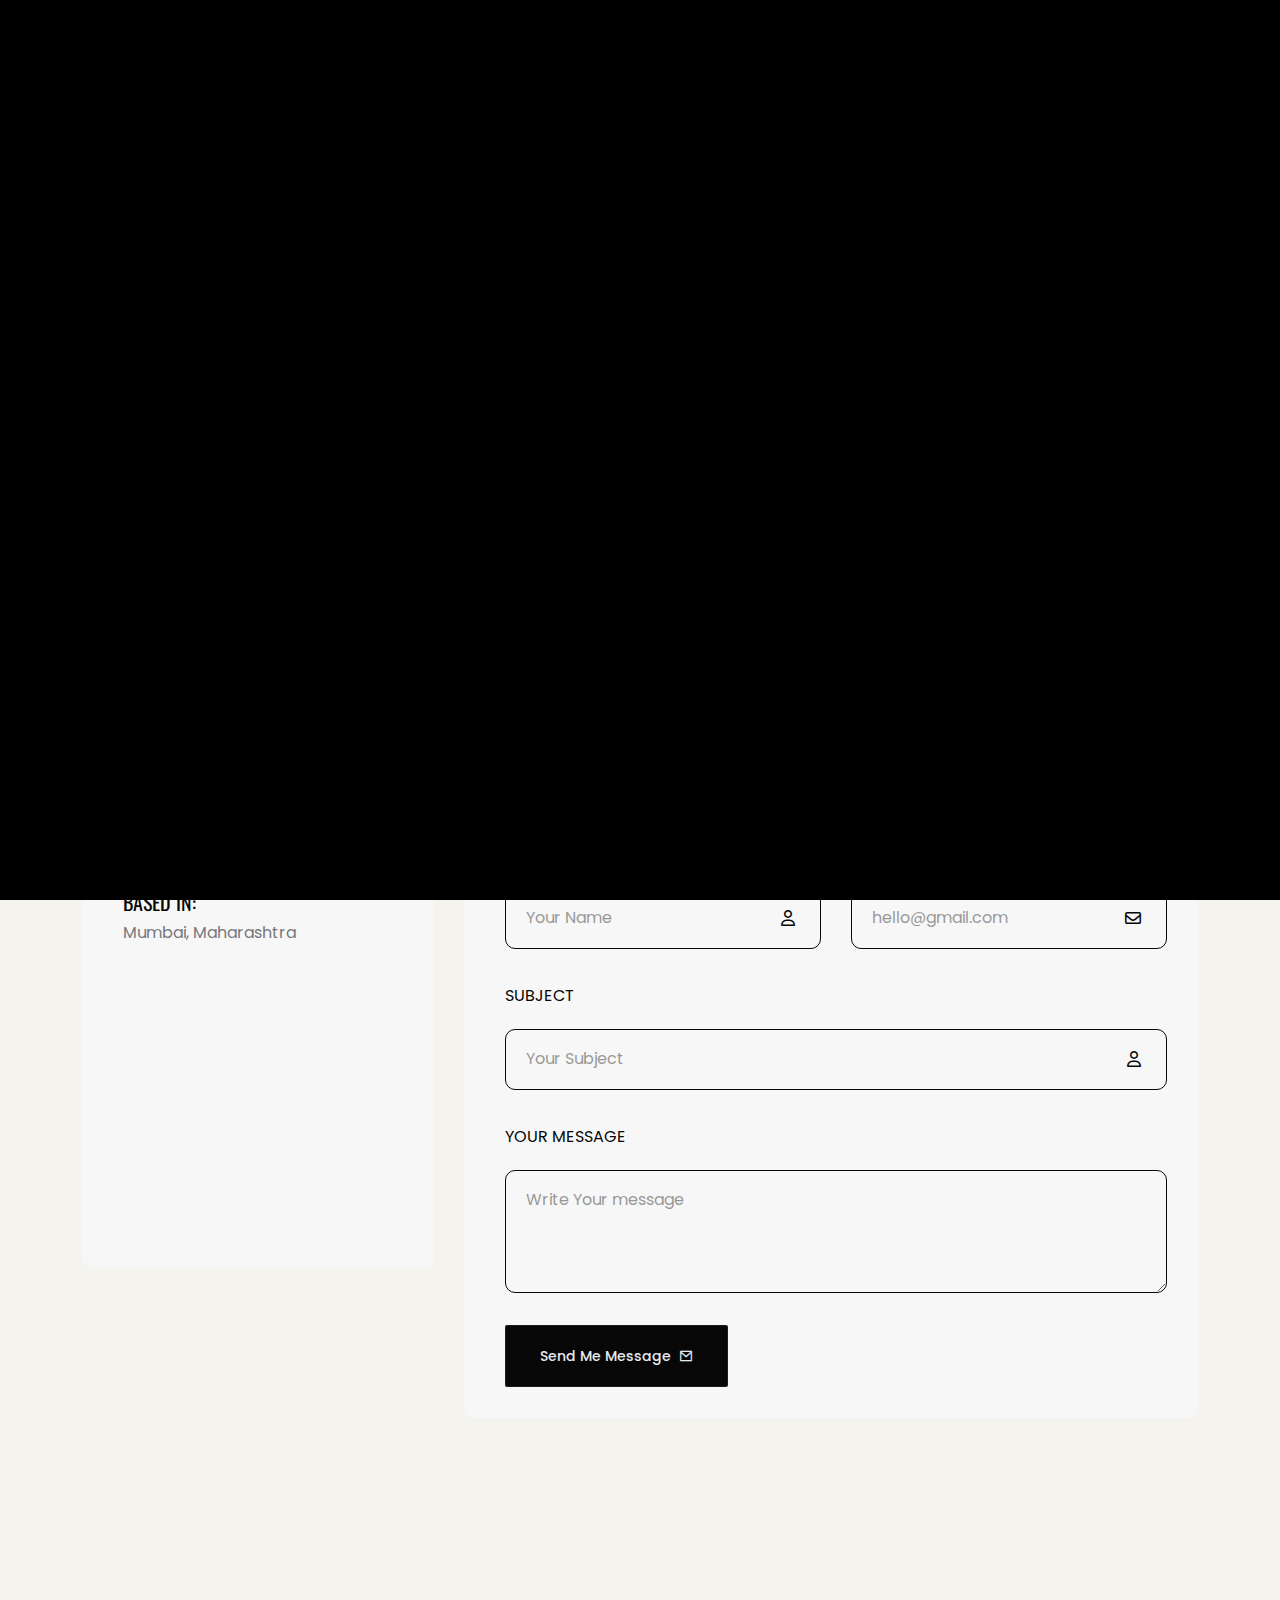
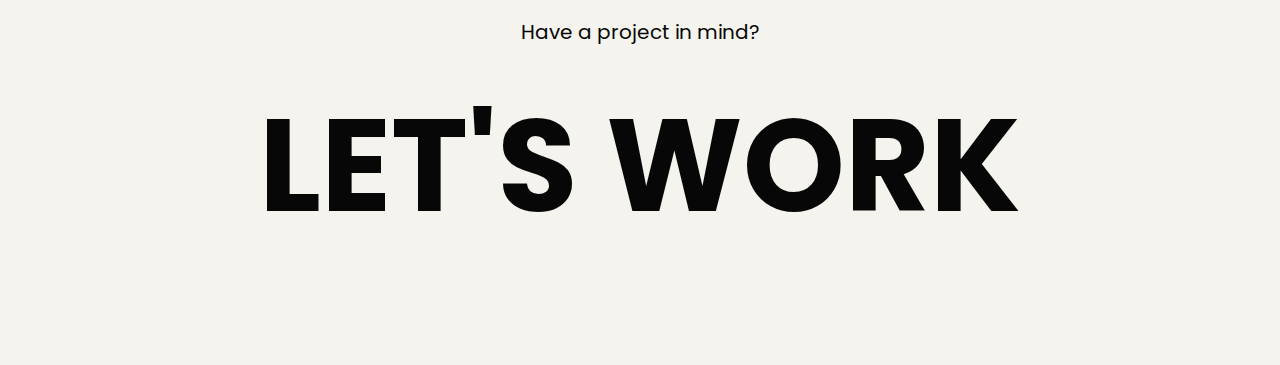
<file: contact.html>
<!DOCTYPE html>
<html lang="en">

<head>
    <!-- META -->
    <meta charset="utf-8">
    <meta http-equiv="X-UA-Compatible" content="IE=edge">
    <meta name="viewport" content="width=device-width, initial-scale=1">
    <meta name="description" content="Nino - Modern Portfolio Template">
    <meta name="keywords" content="personal, portfolio new, html, one page, bootstrap, new html template, design, creative, onepage, clean, modern">
    <meta name="author" content="Tanvir Hossain">
    <!-- PAGE TITLE -->
    <title>Contact Anuj Hajari</title>
    <link rel="icon" type="image/x-icon" href="assets/images/favicon.jpg">
    <!-- ALL GOOGLE FONTS -->
    <link rel="preconnect" href="https://fonts.googleapis.com">
    <link rel="preconnect" href="https://fonts.gstatic.com" crossorigin>
    <link href="https://fonts.googleapis.com/css2?family=Oswald:wght@200..700&family=Poppins:ital,wght@0,100;0,200;0,300;0,400;0,500;0,600;0,700;0,800;0,900;1,100;1,200;1,300;1,400;1,500;1,600;1,700;1,800;1,900&display=swap" rel="stylesheet">
    <!-- BOOTSTRAP CSS -->
    <link rel="stylesheet" href="assets/css/bootstrap.min.css" />
    <!-- FONT AWESOME CSS -->
    <link rel="stylesheet" href="assets/css/font-awesome-pro.css" />
    <!-- FONT AWESOME CSS -->
    <link rel="stylesheet" href="assets/fonts/remixicon.css" />
    <!-- MAGNIFIC CSS -->
    <link rel="stylesheet" href="assets/css/magnific-popup.css">
    <!-- NICE SELECT CSS -->
    <link rel="stylesheet" href="assets/css/nice-select.min.css" />
    <!-- ANIMATE CSS -->
    <link rel="stylesheet" href="assets/css/animate.min.css" />
    <!-- MOBILE MENU CSS -->
    <link rel="stylesheet" href="assets/css/mobilemenu.css" />
    <!-- SLICK CSS -->
    <link rel="stylesheet" href="assets/css/slick.min.css" />
    <!-- SPACING CSS -->
    <link rel="stylesheet" href="assets/css/spacing.css" />
    <!-- MAIN STYLE CSS -->
    <link rel="stylesheet" href="assets/css/style.css" />
    <!-- RESPONSIVE CSS -->
    <link rel="stylesheet" href="assets/css/responsive.css">

    <link rel="stylesheet" href="assets/css/custom.css">
    <!-- HTML5 shim and Respond.js IE8 support of HTML5 elements and media queries -->
    <!-- WARNING: Respond.js doesn't work if you view the page via file:// -->
    <!--[if lt IE 9]>
      <script src="https://oss.maxcdn.com/html5shiv/3.7.2/html5shiv.min.js"></script>
      <script src="https://oss.maxcdn.com/respond/1.4.2/respond.min.js"></script>
    <![endif]-->
</head>

<body>
    <!-- START PRELOADER AREA-->
    <div class="preloader">
        <svg viewbox="0 0 1000 1000" preserveaspectratio="none">
            <path id="preloaderSvg" d="M0,1005S175,995,500,995s500,5,500,5V0H0Z"></path>
        </svg>
        <div class="preloader-heading">
            <div class="load-text">
                <span>L</span>
                <span>o</span>
                <span>a</span>
                <span>d</span>
                <span>i</span>
                <span>n</span>
                <span>g</span>
            </div>
        </div>
    </div>
    <!-- END PRELOADER AREA -->
    <!-- START SCROOL UP DESIGN AREA -->
    <div class="progress-wrap cursor-pointer">
        <i class="ri-arrow-up-s-line"></i>
        <svg class="progress-circle svg-content" width="100%" height="100%" viewBox="-1 -1 102 102">
            <path d="M50,1 a49,49 0 0,1 0,98 a49,49 0 0,1 0,-98" />
        </svg>
    </div>
    <!-- / END SCROOL UP DESIGN AREA -->
    <!-- START MAGIC CURSOR AND BALL AREA-->
    <div id="magic-cursor">
        <div id="ball"></div>
    </div>
    <!-- / END MAGIC CURSOR AND BALL AREA-->
    <!-- START MENU DESIGN AREA-->
    <header class="main-header">
        <div class="header-upper">
            <div class="container">
                <div class="header-inner">
                    <div class="row align-items-center">
                        <div class="col-xl-2 col-lg-2 col-md-6 col-6 col-sm-3">
                            <a href="./contact.html">
                                <div class="logo-area available-btn">
                                    <i class='ri-circle-fill'></i>
                                    <span>Available For Work</span>
                                </div>
                            </a>
                        </div>
                        <div class="col-xl-10 col-lg-10 col-md-6 col-6 col-sm-9">
                            <div class="main-menu">
                                <nav id="mobile-menu">
                                    <ul>
                                        <li><a href="index.html" class="linkstyle">Home</a></li>
                                        <li><a href="about.html" class="linkstyle">about</a></li>
                                        <li><a href="service.html" class="linkstyle">services</a></li>
                                        <li class="has-dropdown"><a href="#" class="linkstyle">Portfolio</a>
                                            <ul class="sub-menu">
                                                <li><a href="instagram-portfolio.html">Instagram Portfolio</a></li>
                                                <li><a href="linkedin-portfolio.html">Linkedin Portfolio</a></li>
                                                <li><a href="youtube-portfolio.html">Youtube Portfolio</a></li>
                                            </ul>
                                        </li>
                                        <li><a href="stories.html" class="linkstyle">Stories</a></li>
                                        <li><a href="contact.html" class="linkstyle">Contact</a></li>
                                    </ul>
                                </nav>
                            </div>
                            <div class="side-menu-icon d-lg-none text-end">
                                <a href="javascript:void(0)" class="info-toggle-btn f-right sidebar-toggle-btn"><i class="fal fa-bars"></i></a>
                            </div>
                        </div>
                    </div>
                </div>
            </div>
        </div>
    </header>
    <!-- // END MENU DESIGN AREA-->
    <!-- START MOBILE MENU DESIGN AREA-->
    <div class="sidebar__area">
        <div class="sidebar__wrapper">
            <div class="sidebar__close">
                <button class="sidebar__close-btn" id="sidebar__close-btn">
                    <i class="fal fa-times"></i>
                </button>
            </div>
            <div class="sidebar__content mt-50 mb-20">
                <div class="mobile-menu fix"></div>
            </div>
        </div>
    </div>
    <div class="body-overlay"></div>
    <!-- // END MOBILE MENU DESIGN AREA-->
    <!-- START SINGLE PAGE DESIGN AREA -->
    <section class="single-page-hero-area">
        <div class="container">
            <div class="row align-items-center">
                <div class="col-lg-12">
                    <h2>Say Hello</h2>
                    <p>Fill out the form below to get in touch with me. I'm always excited to hear about new opportunities and I'll do my best to respond to your inquiry within 24 hours.</p>
                </div>
            </div>
        </div>
    </section>
    <!-- // END SINGLE PAGE DESIGN AREA -->
    <!-- START CONTACT DESIGN AREA -->
    <section id="contact" class="contact-area">
        <div class="container">
            <div class="row">
                <div class="col-xl-12 col-lg-12">
                    <div class="section-title section-black-title wow fadeInUp delay-0-2s">
                        <h2>Contact Me</h2>
                    </div>
                </div>
            </div>
            <div class="row">
                <div class="col-lg-4">
                    <div class="contact-content-part  wow fadeInUp delay-0-2s">
                        <!-- START CONTACT SINGLEDESIGN AREA -->
                        <div class="single-contact wow fadeInUp" data-wow-delay=".2s">
                            <span class="circle-btn">
                                <i class="ri-map-pin-line"></i>
                            </span>
                            <h2>Based in:</h2>
                            <p>Mumbai, Maharashtra</p>
                        </div>
                        <!-- / END CONTACT SINGLEDESIGN AREA -->
                        <!-- START CONTACT SINGLEDESIGN AREA -->
                        <!-- <div class="single-contact wow fadeInUp" data-wow-delay=".4s">
                            <span class="circle-btn">
                                <i class="ri-headphone-line"></i>
                            </span>
                            <h2>contact number:</h2>
                            <p>+1234321321</p>
                        </div> -->
                        <!-- / END CONTACT SINGLEDESIGN AREA -->
                        <!-- START CONTACT SINGLEDESIGN AREA -->
                        <div class="single-contact wow fadeInUp" data-wow-delay=".6s">
                            <span class="circle-btn">
                                <i class="ri-mail-line"></i>
                            </span>
                            <h2>Email Me:</h2>
                            <a href="mailto:hajarianuj@gmail.com">
                                <p style="text-decoration: underline;">hajarianuj@gmail.com</p>
                            </a>
                        </div>
                        <!-- / END CONTACT SINGLEDESIGN AREA -->
                        <!-- START CONTACT SINGLEDESIGN AREA -->
                        <div class="single-contact wow fadeInUp" data-wow-delay=".6s">
                            <h2>Socials</h2>
                            <div class="about-social">
                            <ul>
                                <li><a href="https://www.instagram.com/anujhajari?igsh=ODk4aDczNWQ5dWtv&utm_source=qr"><i class="ri-instagram-line"></i></a></li>
                                <li><a href="https://www.youtube.com/@anuj_hajari"><i class="ri-youtube-line"></i></a></li>
                                <li><a href="https://www.linkedin.com/in/anujhajari-socialmediaspecialist/"><i class="ri-linkedin-fill"></i></a></li>
                            </ul>
                        </div>
                        </div>
                        <!-- / END CONTACT SINGLEDESIGN AREA -->
                    </div>
                </div>
                <!-- START CONTACT FORM DESIGN AREA -->
                <div class="col-lg-8">
                    <div class="contact-form contact-form-area wow fadeInUp delay-0-4s">
                        <form id="contactForm" class="contact-form" action="#" method="post">
                            <div class="row">
                                <div class="col-md-6">
                                    <div class="form-group">
                                        <label for="name">Full Name</label>
                                        <input type="text" id="name" class="form-control" value="" placeholder="Your Name" required="" data-error="Please enter your Name" />
                                        <label for="name" class="for-icon"><i class="far fa-user"></i></label>
                                        <div class="help-block with-errors"></div>
                                    </div>
                                </div>
                                <div class="col-md-6">
                                    <div class="form-group">
                                        <label for="email">Email Address</label>
                                        <input type="email" id="email" class="form-control" value="" placeholder="hello@gmail.com" required="" data-error="Please enter your Email" />
                                        <label for="email" class="for-icon"><i class="far fa-envelope"></i></label>
                                        <div class="help-block with-errors"></div>
                                    </div>
                                </div>
                                <div class="col-md-12">
                                    <div class="form-group">
                                        <label for="name">Subject</label>
                                        <input type="text" id="subject" class="form-control" value="" placeholder="Your Subject" required="" data-error="Please enter your Name" />
                                        <label for="name" class="for-icon"><i class="far fa-user"></i></label>
                                        <div class="help-block with-errors"></div>
                                    </div>
                                </div>
                                <div class="col-md-12">
                                    <div class="form-group">
                                        <label for="message">Your Message</label>
                                        <textarea name="message" id="message" class="form-control" rows="4" placeholder="Write Your message" required="" data-error="Please Write your Message"></textarea>
                                        <div class="help-block with-errors"></div>
                                    </div>
                                </div>
                                <div class="col-md-12">
                                    <div class="form-group mb-0">
                                        <button type="submit" class="theme-btn">
                                            Send Me Message <i class="ri-mail-line"></i>
                                        </button>
                                        <div id="msgSubmit" class="hidden"></div>
                                    </div>
                                </div>
                                <div class="col-md-12 text-center">
                                    <p class="input-success">We have received your mail, We will get back to you soon!</p>
                                    <p class="input-error">Sorry, Message could not send! Please try again.</p>
                                </div>
                            </div>
                        </form>
                    </div>
                </div>
                <!-- / END CONTACT FORM DESIGN AREA -->
            </div>
        </div>
    </section>
    <!-- / END CONTACT DESIGN AREA -->
    <!-- START FOOTER DESIGN AREA -->
    <footer class="main-footer">
        <div class="container">
            <div class="row">
                <div class="col-lg-12">
                    <div class="footer-top">
                        <p> Have a project in mind?</p>
                        <h2><a href="./contact.html">let's work</a></h2>
                    </div>
                </div>
            </div>
            <div class="row">
                <!-- <div class="col-lg-6 col-sm-6">
                    <p class="copy-left-text">Developed by <a href="https://shubhamsharmadev.netlify.app/">Shubham Sharma</a></p>
                </div>
                <div class="col-lg-6 col-sm-6">
                    <p class="copy-right-text">&copy; Copyright 2025</p>
                </div> -->
            </div>
        </div>
    </footer>
    <!-- / END FOOTER DESIGN AREA -->
    <!-- JQUERY JS -->
    <script src="assets/js/jquery-3.6.0.min.js"></script>
    <!-- BOOTSTRAP JS-->
    <script src="assets/js/bootstrap.min.js"></script>
    <!-- APPEAR JS -->
    <script src="assets/js/appear.min.js"></script>
    <!-- MAGNIFICANT JS -->
    <script src="assets/js/jquery.magnific-popup.min.js"></script>
    <!-- MOBILE MENU JS-->
    <script src="assets/js/mobilemenu.js"></script>
    <!-- GSAP AND LOCOMOTIV JS-->
    <script src="assets/js/gsap.min.js"></script>
    <script src="assets/js/ScrollTrigger.min.js"></script>
    <script src="assets/js/lenis.js"></script>
    <!-- SLICK JS-->
    <script src="assets/js/slick.min.js"></script>
    <!-- NICE SELECT JS-->
    <script src="assets/js/jquery.nice-select.min.js"></script>
    <!-- IMAGE LOADER JS-->
    <script src="assets/js/imagesloaded.pkgd.min.js"></script>
    <!-- ISOTOPE JS-->
    <script src="assets/js/isotope.pkgd.min.js"></script>
    <!--  WOW ANIMATION JS-->
    <script src="assets/js/wow.min.js"></script>
    <!-- SCRIPT JS-->
    <script src="assets/js/script.js"></script>
</body>

</html>
</file>
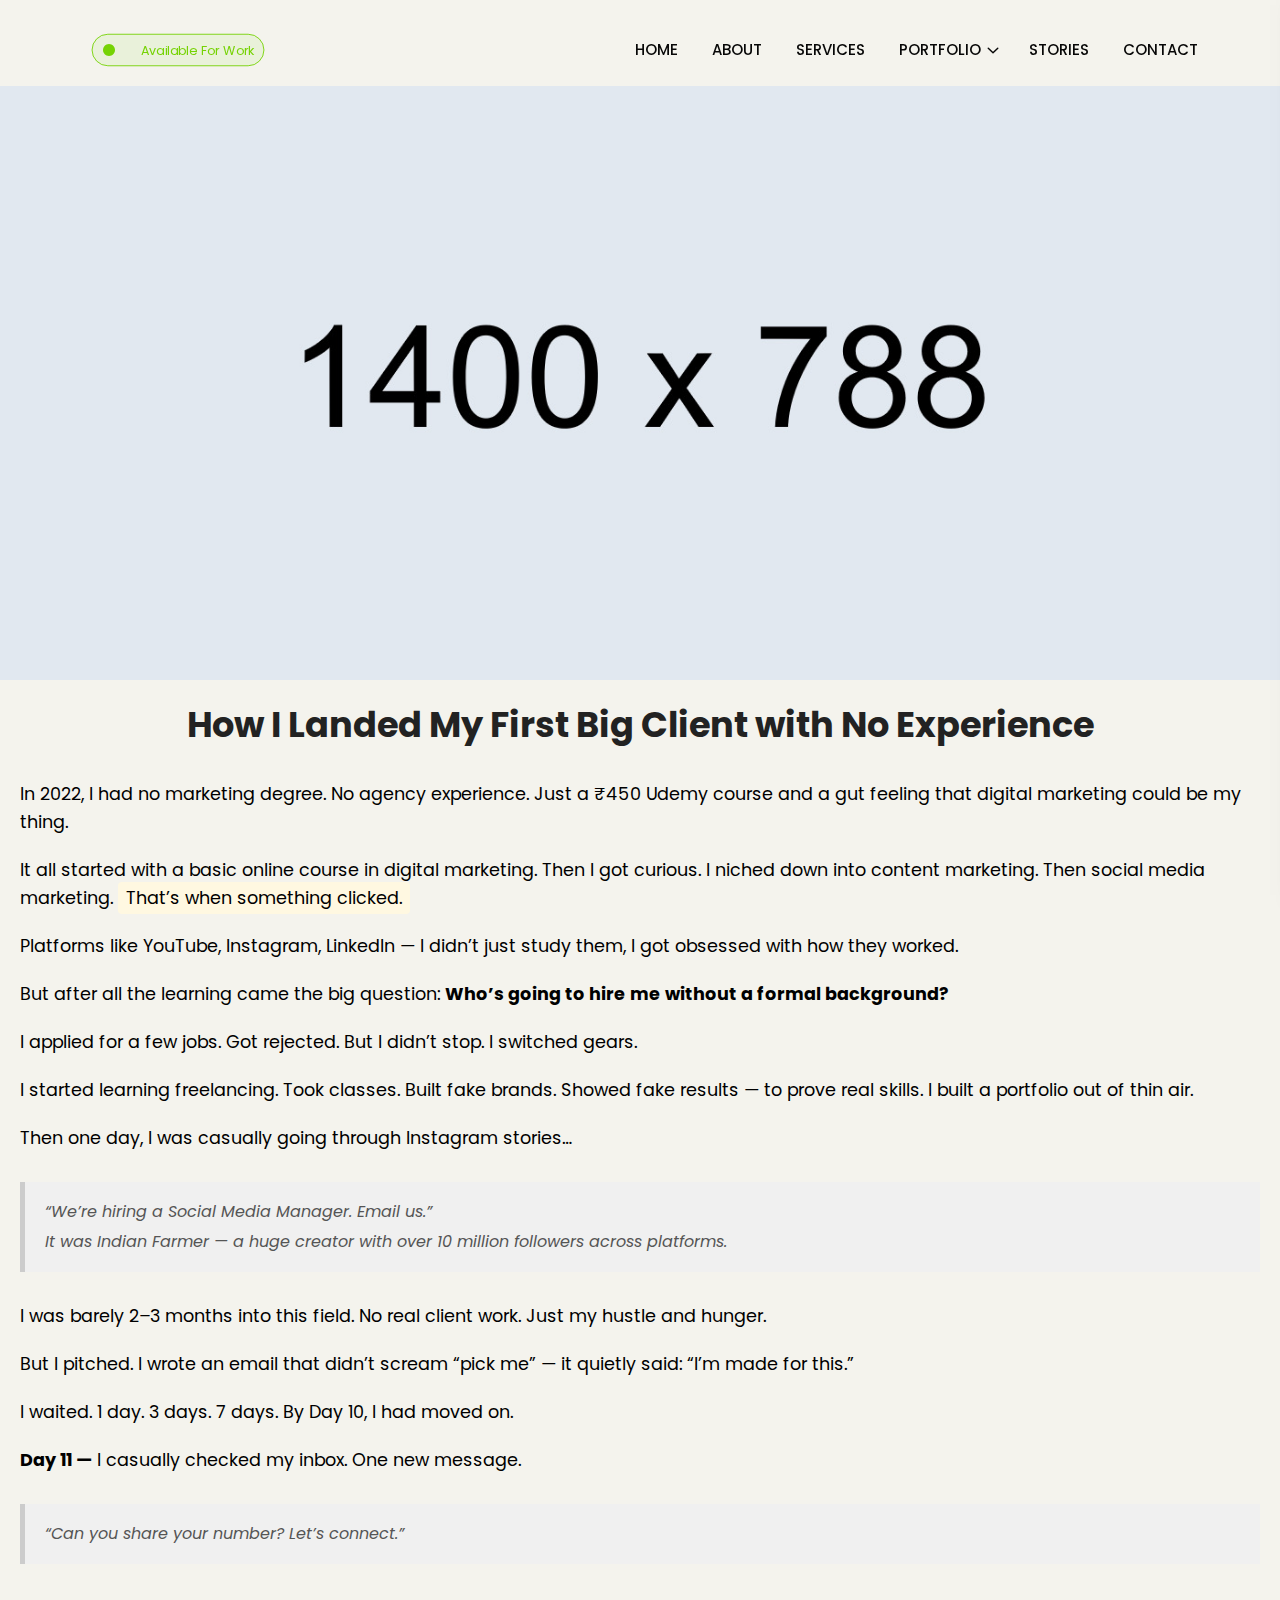
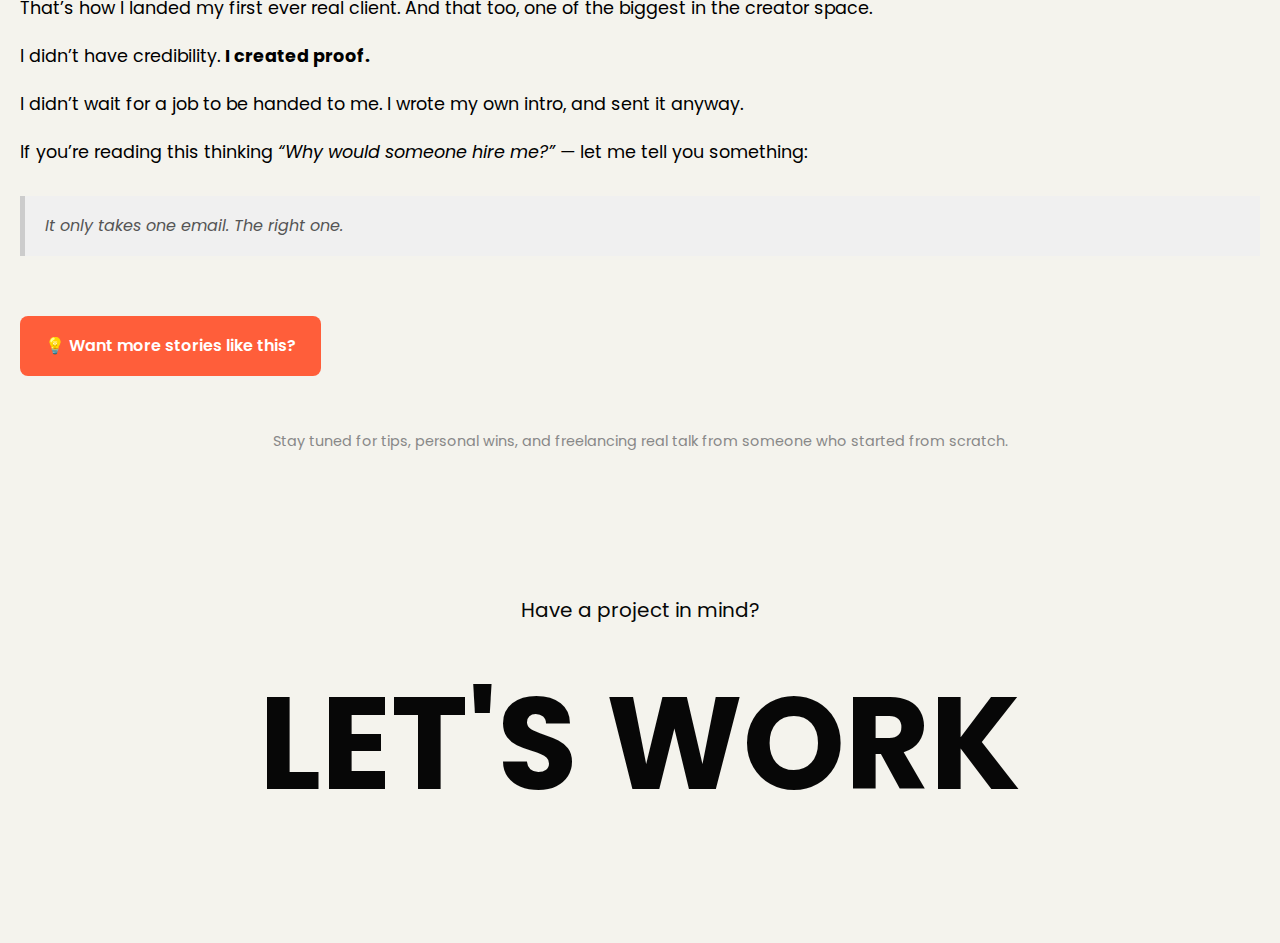
<file: how-i-got-my-first-client-story-copy.html>
<!DOCTYPE html>
<html lang="en">

<head>
    <!-- META -->
    <meta charset="utf-8">
    <meta http-equiv="X-UA-Compatible" content="IE=edge">
    <meta name="viewport" content="width=device-width, initial-scale=1">
    <meta name="description" content="Anuj Hajari - Social Media Expert">
    <meta name="keywords" content="personal, portfolio new, html, one page, bootstrap, new html template, design, creative, onepage, clean, modern">
    <meta name="author" content="Tanvir Hossain">
    <!-- PAGE TITLE -->
    <title>Stories | How i got my first client which was 10M+ big</title>
    <link rel="icon" type="image/x-icon" href="assets/images/favicon.jpg">
    <!-- ALL GOOGLE FONTS -->
    <link rel="preconnect" href="https://fonts.googleapis.com">
    <link rel="preconnect" href="https://fonts.gstatic.com" crossorigin>
    <link href="https://fonts.googleapis.com/css2?family=Oswald:wght@200..700&family=Poppins:ital,wght@0,100;0,200;0,300;0,400;0,500;0,600;0,700;0,800;0,900;1,100;1,200;1,300;1,400;1,500;1,600;1,700;1,800;1,900&display=swap" rel="stylesheet">
    <!-- BOOTSTRAP CSS -->
    <link rel="stylesheet" href="assets/css/bootstrap.min.css" />
    <!-- FONT AWESOME CSS -->
    <link rel="stylesheet" href="assets/css/font-awesome-pro.css" />
    <!-- FONT AWESOME CSS -->
    <link rel="stylesheet" href="assets/fonts/remixicon.css" />
    <!-- MAGNIFIC CSS -->
    <link rel="stylesheet" href="assets/css/magnific-popup.css">
    <!-- NICE SELECT CSS -->
    <link rel="stylesheet" href="assets/css/nice-select.min.css" />
    <!-- ANIMATE CSS -->
    <link rel="stylesheet" href="assets/css/animate.min.css" />
    <!-- MOBILE MENU CSS -->
    <link rel="stylesheet" href="assets/css/mobilemenu.css" />
    <!-- SLICK CSS -->
    <link rel="stylesheet" href="assets/css/slick.min.css" />
    <!-- SPACING CSS -->
    <link rel="stylesheet" href="assets/css/spacing.css" />
    <!-- MAIN STYLE CSS -->
    <link rel="stylesheet" href="assets/css/style.css" />
    <!-- RESPONSIVE CSS -->
    <link rel="stylesheet" href="assets/css/responsive.css">

    <link rel="stylesheet" href="assets/css/custom.css">
    <!-- HTML5 shim and Respond.js IE8 support of HTML5 elements and media queries -->
    <!-- WARNING: Respond.js doesn't work if you view the page via file:// -->
    <!--[if lt IE 9]>
      <script src="https://oss.maxcdn.com/html5shiv/3.7.2/html5shiv.min.js"></script>
      <script src="https://oss.maxcdn.com/respond/1.4.2/respond.min.js"></script>
    <![endif]-->

    <style>
        body{
          background-color: #F4F3ED;
        }
        .story-page-img {
      width: 100%;
      max-height: 680px;
      object-fit: cover;
      display: block;
      padding-top: 5.4rem;
    }

    .story-page-container {
      color: #000;
      max-width: 1600px;
      margin: auto;
      padding: 40px 20px;
    }

    .story-page-heading {
      text-align: center;
      margin-top: 30px;
      font-size: 2.2em;
      font-weight: bold;
      color: #222;
    }

    .story-page-highlight {
      background-color: #fff8e1;
      padding: 4px 8px;
      border-radius: 4px;
    }

    .story-page-text {
      font-size: 1.1em;
      margin-bottom: 20px;
    }

    .story-page-quote {
      font-style: italic;
      background-color: #f0f0f0;
      border-left: 5px solid #ccc;
      padding: 15px 20px;
      margin: 30px 0;
      color: #555;
    }

    .story-page-cta {
      background: #ff5e3a;
      color: white;
      padding: 15px 25px;
      display: inline-block;
      border-radius: 8px;
      text-decoration: none;
      font-weight: 600;
      margin-top: 30px;
      transition: background 0.3s ease;
    }

    .story-page-cta:hover {
      background: #e14a2b;
    }

    .story-page-footer {
      margin-top: 50px;
      text-align: center;
      color: #888;
      font-size: 0.9em;
    }

    /* Responsive adjustments */
    @media (max-width: 768px) {
      .story-page-heading {
        font-size: 1.8em;
        margin-top: 20px;
      }

      .story-page-text {
        font-size: 1em;
      }

      .story-page-container {
        padding: 30px 15px;
      }

      .story-page-cta {
        font-size: 1em;
        padding: 12px 20px;
      }
    }

    @media (max-width: 480px) {
      .story-page-heading {
        font-size: 1.5em;
      }

      .story-page-text {
        font-size: 0.95em;
      }

      .story-page-container {
        padding: 25px 10px;
      }
    }
    </style>
</head>

<body>
    <!-- START PRELOADER AREA-->
    <!-- <div class="preloader">
        <svg viewbox="0 0 1000 1000" preserveaspectratio="none">
            <path id="preloaderSvg" d="M0,1005S175,995,500,995s500,5,500,5V0H0Z"></path>
        </svg>
        <div class="preloader-heading">
            <div class="load-text">
                <span>L</span>
                <span>o</span>
                <span>a</span>
                <span>d</span>
                <span>i</span>
                <span>n</span>
                <span>g</span>
            </div>
        </div>
    </div> -->
    <!-- END PRELOADER AREA -->
    <!-- START SCROOL UP DESIGN AREA -->
    <div class="progress-wrap cursor-pointer">
        <i class="ri-arrow-up-s-line"></i>
        <svg class="progress-circle svg-content" width="100%" height="100%" viewBox="-1 -1 102 102">
            <path d="M50,1 a49,49 0 0,1 0,98 a49,49 0 0,1 0,-98" />
        </svg>
    </div>
    <!-- / END SCROOL UP DESIGN AREA -->
    <!-- START MAGIC CURSOR AND BALL AREA-->
    <div id="magic-cursor">
        <div id="ball"></div>
    </div>
    <!-- / END MAGIC CURSOR AND BALL AREA-->
    <!-- START MENU DESIGN AREA-->
    <header class="main-header">
        <div class="header-upper">
            <div class="container">
                <div class="header-inner">
                    <div class="row align-items-center">
                        <div class="col-xl-2 col-lg-2 col-md-6 col-6 col-sm-3">
                            <a href="./contact.html">
                                <div class="logo-area available-btn">
                                    <i class='ri-circle-fill'></i>
                                    <span>Available For Work</span>
                                </div>
                            </a>
                        </div>
                        <div class="col-xl-10 col-lg-10 col-md-6 col-6 col-sm-9">
                            <div class="main-menu">
                                <nav id="mobile-menu">
                                    <ul>
                                        <li><a href="index.html" class="linkstyle">Home</a></li>
                                        <li><a href="about.html" class="linkstyle">about</a></li>
                                        <li><a href="service.html" class="linkstyle">services</a></li>
                                        <li class="has-dropdown"><a href="#" class="linkstyle">Portfolio</a>
                                            <ul class="sub-menu">
                                                <li><a href="instagram-portfolio.html">Instagram Portfolio</a></li>
                                                <li><a href="linkedin-portfolio.html">Linkedin Portfolio</a></li>
                                                <li><a href="youtube-portfolio.html">Youtube Portfolio</a></li>
                                            </ul>
                                        </li>
                                        <li><a href="stories.html" class="linkstyle">Stories</a></li>
                                        <li><a href="contact.html" class="linkstyle">Contact</a></li>
                                    </ul>
                                </nav>
                            </div>
                            <div class="side-menu-icon d-lg-none text-end">
                                <a href="javascript:void(0)" class="info-toggle-btn f-right sidebar-toggle-btn"><i class="fal fa-bars"></i></a>
                            </div>
                        </div>
                    </div>
                </div>
            </div>
        </div>
    </header>
    <!-- // END MENU DESIGN AREA-->
    <!-- START MOBILE MENU DESIGN AREA-->
    <div class="sidebar__area">
        <div class="sidebar__wrapper">
            <div class="sidebar__close">
                <button class="sidebar__close-btn" id="sidebar__close-btn">
                    <i class="fal fa-times"></i>
                </button>
            </div>
            <div class="sidebar__content mt-50 mb-20">
                <div class="mobile-menu fix"></div>
            </div>
        </div>
    </div>
    <div class="body-overlay"></div>
    <!-- // END MOBILE MENU DESIGN AREA-->
    <!-- START SINGLE PAGE DESIGN AREA -->
    
    <!-- Top image -->
  <img src="./assets/images/blog/blog1.jpg" alt="Story Banner" class="story-page-img"/>

  <!-- Heading -->
  <div class="story-page-heading">How I Landed My First Big Client with No Experience</div>

  <!-- Content container -->
  <div class="story-page-container">
    <p class="story-page-text">In 2022, I had no marketing degree. No agency experience. Just a ₹450 Udemy course and a gut feeling that digital marketing could be my thing.</p>

    <p class="story-page-text">It all started with a basic online course in digital marketing. Then I got curious. I niched down into content marketing. Then social media marketing. <span class="story-page-highlight">That’s when something clicked.</span></p>

    <p class="story-page-text">Platforms like YouTube, Instagram, LinkedIn — I didn’t just study them, I got obsessed with how they worked.</p>

    <p class="story-page-text">But after all the learning came the big question: <strong>Who’s going to hire me without a formal background?</strong></p>

    <p class="story-page-text">I applied for a few jobs. Got rejected. But I didn’t stop. I switched gears.</p>

    <p class="story-page-text">I started learning freelancing. Took classes. Built fake brands. Showed fake results — to prove real skills. I built a portfolio out of thin air.</p>

    <p class="story-page-text">Then one day, I was casually going through Instagram stories…</p>

    <blockquote class="story-page-quote">
      “We’re hiring a Social Media Manager. Email us.” <br/>
      It was Indian Farmer — a huge creator with over 10 million followers across platforms.
    </blockquote>

    <p class="story-page-text">I was barely 2–3 months into this field. No real client work. Just my hustle and hunger.</p>

    <p class="story-page-text">But I pitched. I wrote an email that didn’t scream “pick me” — it quietly said: “I’m made for this.”</p>

    <p class="story-page-text">I waited. 1 day. 3 days. 7 days. By Day 10, I had moved on.</p>

    <p class="story-page-text"><strong>Day 11 —</strong> I casually checked my inbox. One new message.</p>

    <blockquote class="story-page-quote">
      “Can you share your number? Let’s connect.”
    </blockquote>

    <p class="story-page-text">That’s how I landed my first ever real client. And that too, one of the biggest in the creator space.</p>

    <p class="story-page-text">I didn’t have credibility. <strong>I created proof.</strong></p>

    <p class="story-page-text">I didn’t wait for a job to be handed to me. I wrote my own intro, and sent it anyway.</p>

    <p class="story-page-text">If you’re reading this thinking <em>“Why would someone hire me?”</em> — let me tell you something:</p>

    <blockquote class="story-page-quote">
      It only takes one email. The right one.
    </blockquote>

    <a href="#" class="story-page-cta">💡 Want more stories like this?</a>

    <div class="story-page-footer">
      Stay tuned for tips, personal wins, and freelancing real talk from someone who started from scratch.
    </div>
  </div>
    

    <!-- START FOOTER DESIGN AREA -->
    <footer class="main-footer">
        <div class="container">
            <div class="row">
                <div class="col-lg-12">
                    <div class="footer-top">
                        <p> Have a project in mind?</p>
                        <h2><a href="./contact.html">let's work</a></h2>
                    </div>
                </div>
            </div>
            <div class="row">
                <!-- <div class="col-lg-6 col-sm-6">
                    <p class="copy-left-text">Developed by <a href="https://shubhamsharmadev.netlify.app/">Shubham Sharma</a></p>
                </div>
                <div class="col-lg-6 col-sm-6">
                    <p class="copy-right-text">&copy; Copyright 2025</p>
                </div> -->
            </div>
        </div>
    </footer>
    <!-- / END FOOTER DESIGN AREA -->
    <!-- JQUERY JS -->
    <script src="assets/js/jquery-3.6.0.min.js"></script>
    <!-- BOOTSTRAP JS-->
    <script src="assets/js/bootstrap.min.js"></script>
    <!-- APPEAR JS -->
    <script src="assets/js/appear.min.js"></script>
    <!-- MAGNIFICANT JS -->
    <script src="assets/js/jquery.magnific-popup.min.js"></script>
    <!-- MOBILE MENU JS-->
    <script src="assets/js/mobilemenu.js"></script>
    <!-- GSAP AND LOCOMOTIV JS-->
    <script src="assets/js/gsap.min.js"></script>
    <script src="assets/js/ScrollTrigger.min.js"></script>
    <script src="assets/js/lenis.js"></script>
    <!-- SLICK JS-->
    <script src="assets/js/slick.min.js"></script>
    <!-- NICE SELECT JS-->
    <script src="assets/js/jquery.nice-select.min.js"></script>
    <!-- IMAGE LOADER JS-->
    <script src="assets/js/imagesloaded.pkgd.min.js"></script>
    <!-- ISOTOPE JS-->
    <script src="assets/js/isotope.pkgd.min.js"></script>
    <!--  WOW ANIMATION JS-->
    <script src="assets/js/wow.min.js"></script>
    <!-- SCRIPT JS-->
    <script src="assets/js/script.js"></script>
</body>

</html>
</file>
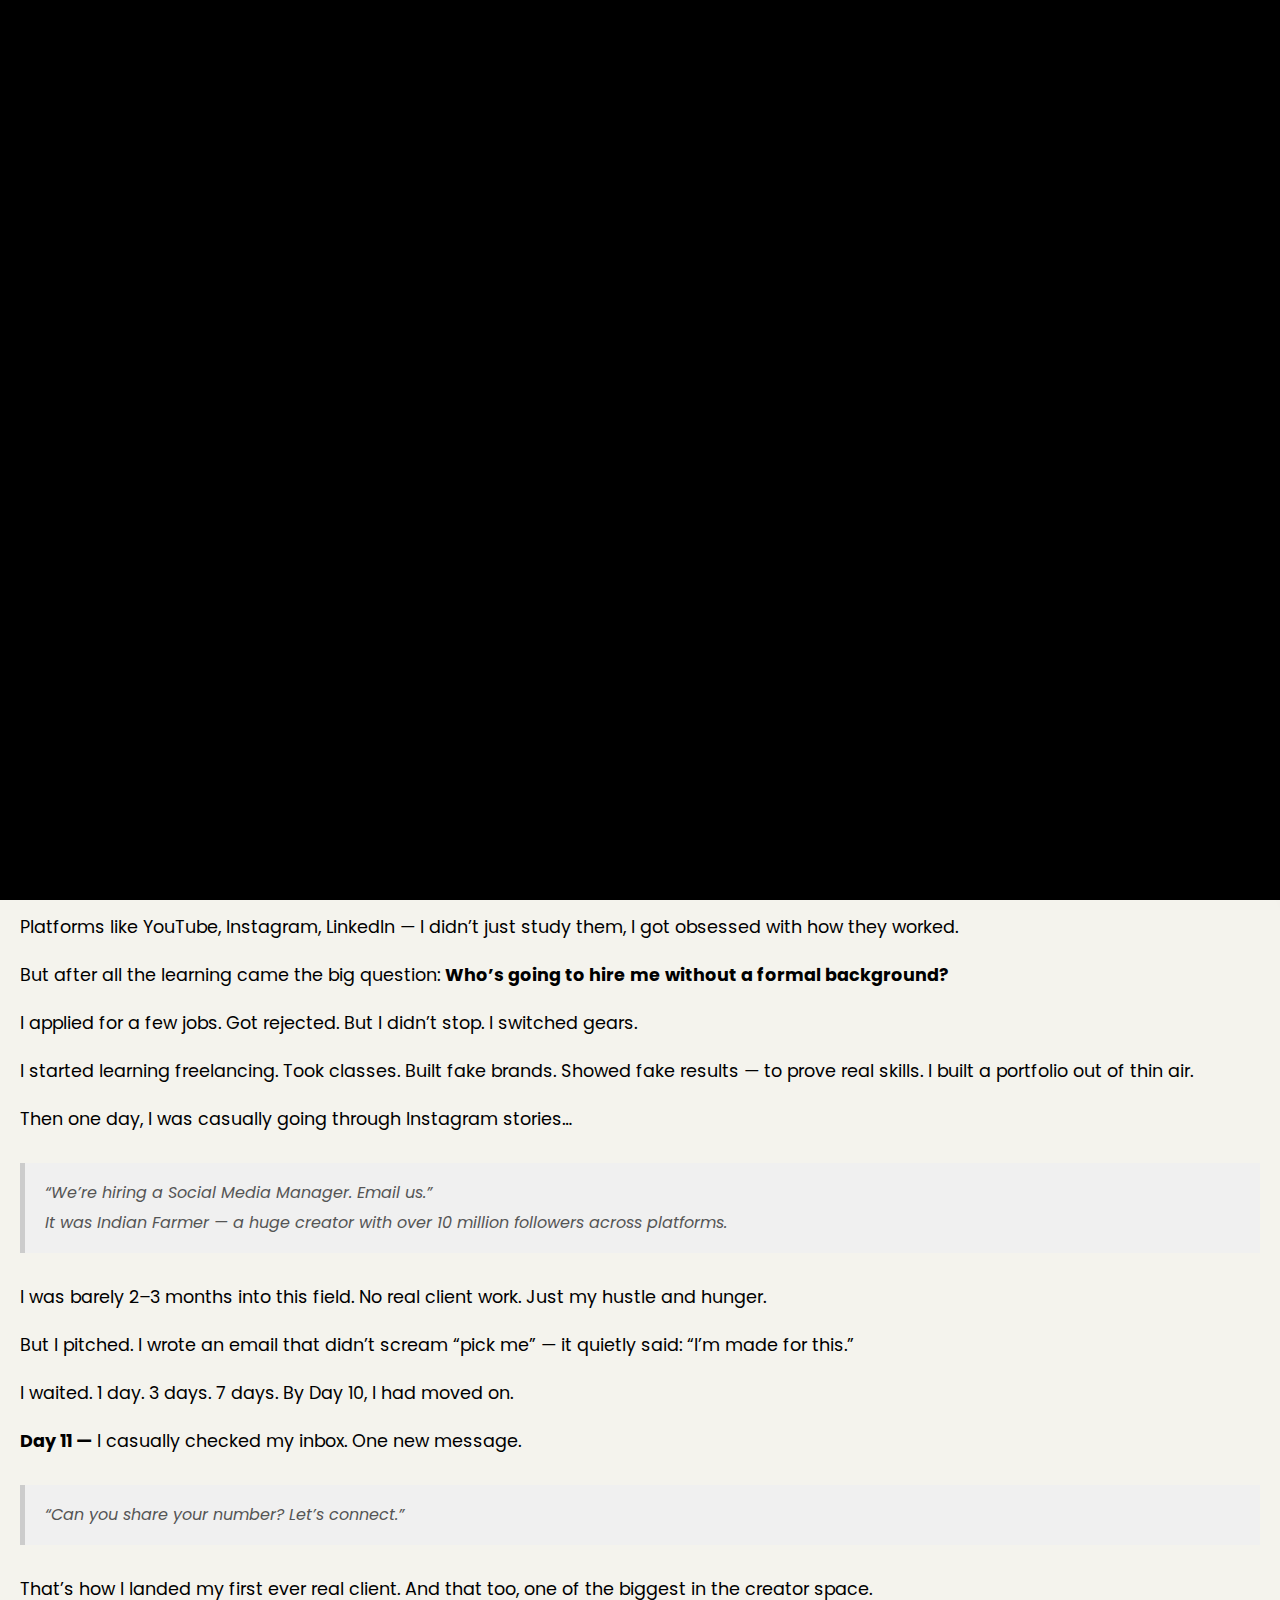
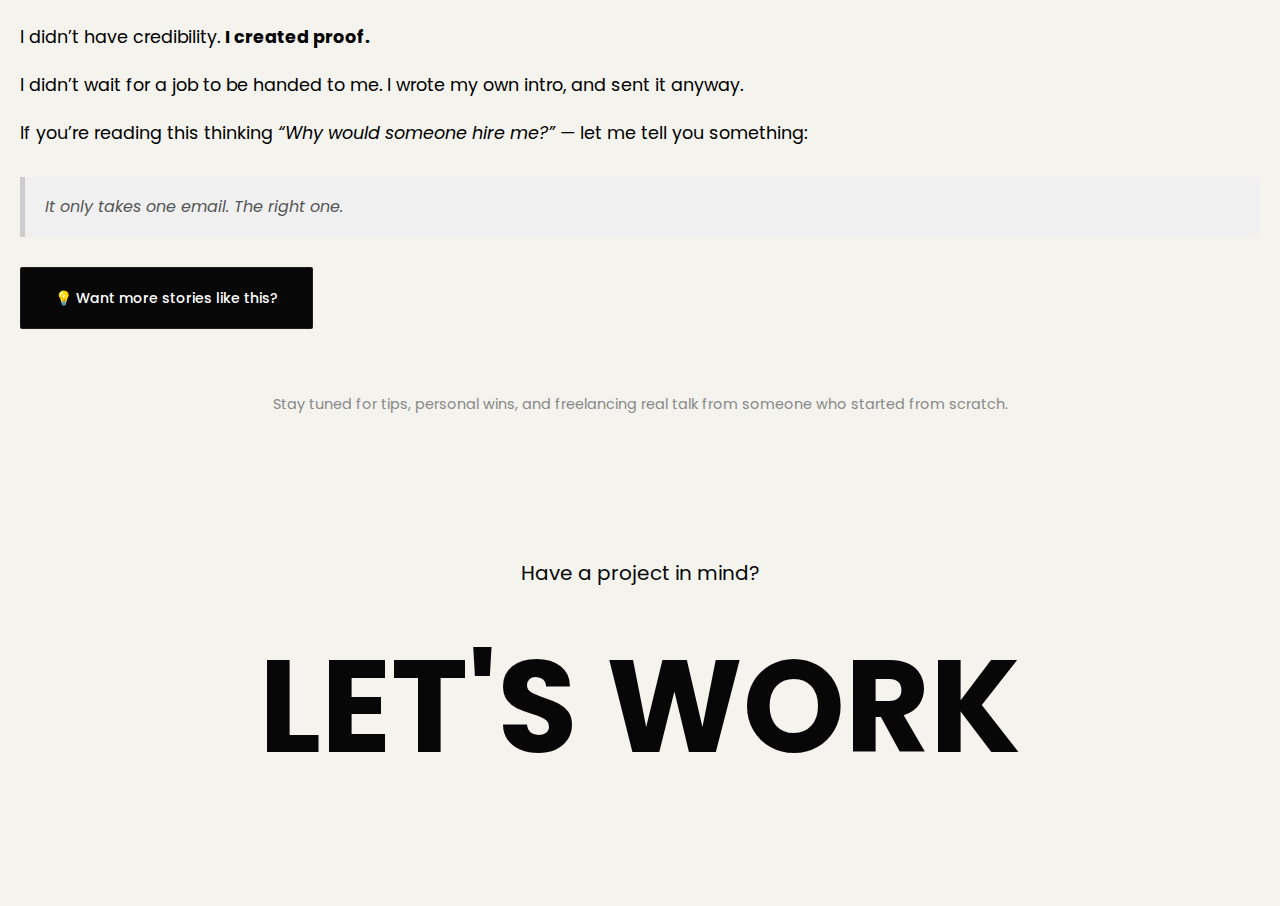
<file: how-i-got-my-first-client-story.html>
<!DOCTYPE html>
<html lang="en">

<head>
    <!-- META -->
    <meta charset="utf-8">
    <meta http-equiv="X-UA-Compatible" content="IE=edge">
    <meta name="viewport" content="width=device-width, initial-scale=1">
    <meta name="description" content="Anuj Hajari - Social Media Expert">
    <meta name="keywords" content="personal, portfolio new, html, one page, bootstrap, new html template, design, creative, onepage, clean, modern">
    <meta name="author" content="Tanvir Hossain">
    <!-- PAGE TITLE -->
    <title>Stories | How i got my first client which was 10M+ big</title>
    <link rel="icon" type="image/x-icon" href="assets/images/favicon.jpg">
    <!-- ALL GOOGLE FONTS -->
    <link rel="preconnect" href="https://fonts.googleapis.com">
    <link rel="preconnect" href="https://fonts.gstatic.com" crossorigin>
    <link href="https://fonts.googleapis.com/css2?family=Oswald:wght@200..700&family=Poppins:ital,wght@0,100;0,200;0,300;0,400;0,500;0,600;0,700;0,800;0,900;1,100;1,200;1,300;1,400;1,500;1,600;1,700;1,800;1,900&display=swap" rel="stylesheet">
    <!-- BOOTSTRAP CSS -->
    <link rel="stylesheet" href="assets/css/bootstrap.min.css" />
    <!-- FONT AWESOME CSS -->
    <link rel="stylesheet" href="assets/css/font-awesome-pro.css" />
    <!-- FONT AWESOME CSS -->
    <link rel="stylesheet" href="assets/fonts/remixicon.css" />
    <!-- MAGNIFIC CSS -->
    <link rel="stylesheet" href="assets/css/magnific-popup.css">
    <!-- NICE SELECT CSS -->
    <link rel="stylesheet" href="assets/css/nice-select.min.css" />
    <!-- ANIMATE CSS -->
    <link rel="stylesheet" href="assets/css/animate.min.css" />
    <!-- MOBILE MENU CSS -->
    <link rel="stylesheet" href="assets/css/mobilemenu.css" />
    <!-- SLICK CSS -->
    <link rel="stylesheet" href="assets/css/slick.min.css" />
    <!-- SPACING CSS -->
    <link rel="stylesheet" href="assets/css/spacing.css" />
    <!-- MAIN STYLE CSS -->
    <link rel="stylesheet" href="assets/css/style.css" />
    <!-- RESPONSIVE CSS -->
    <link rel="stylesheet" href="assets/css/responsive.css">

    <link rel="stylesheet" href="assets/css/custom.css">
    <!-- HTML5 shim and Respond.js IE8 support of HTML5 elements and media queries -->
    <!-- WARNING: Respond.js doesn't work if you view the page via file:// -->
    <!--[if lt IE 9]>
      <script src="https://oss.maxcdn.com/html5shiv/3.7.2/html5shiv.min.js"></script>
      <script src="https://oss.maxcdn.com/respond/1.4.2/respond.min.js"></script>
    <![endif]-->

    <style>
        body{
          background-color: #F4F3ED;
        }
        .story-page-img {
          width: 100%;
          max-height: 680px;
          object-fit: cover;
          display: block;
          padding-top: 5.8rem;
        }
        .story-page-img-wrapper {
          height: 600px;
          overflow: hidden;
          position: relative;
        }
        
        .story-page-img {
          width: 100%;
          height: 100%;
          object-fit: cover;
          transition: transform 0.3s ease;
          transform-origin: center;
        }
    
        .story-page-container {
          color: #000;
          max-width: 1600px;
          margin: auto;
          padding: 40px 20px;
        }
    
        .story-page-heading {
          text-align: center;
          margin-top: 30px;
          font-size: 2.5em;
          padding: .4rem 0;
          font-weight: bold;
          color: #222;
          line-height: 50px;
        }

        .story-page-highlight {
          background-color: #fff8e1;
          padding: 4px 8px;
          border-radius: 4px;
        }
    
        .story-page-text {
          font-size: 1.1em;
          margin-bottom: 20px;
        }
    
        .story-page-quote {
          font-style: italic;
          background-color: #f0f0f0;
          border-left: 5px solid #ccc;
          padding: 15px 20px;
          margin: 30px 0;
          color: #555;
        }
    
        .story-page-footer {
          margin-top: 50px;
          text-align: center;
          color: #888;
          font-size: 0.9em;
        }

        .theme-btn{
          color: #fff;
        }
        .theme-btn:hover{
          color: #000;
        }

        /* Responsive adjustments */
        @media (max-width: 768px) {
          .story-page-heading {
            font-size: 1.8em;
            margin-top: 20px;
          }
    
          .story-page-text {
            font-size: 1em;
          }
    
          .story-page-container {
            padding: 30px 15px;
          }
    
          .story-page-cta {
            font-size: 1em;
            padding: 12px 20px;
          }
          .story-page-img-wrapper {
            height: 300px;
          }
        }

        @media (max-width: 480px) {
          .story-page-heading {
            font-size: 1.5em;
          }
    
          .story-page-text {
            font-size: 0.95em;
          }
    
          .story-page-container {
            padding: 25px 10px;
          }
        }
    
    </style>
</head>

<body>
    <!-- START PRELOADER AREA-->
    <div class="preloader">
        <svg viewbox="0 0 1000 1000" preserveaspectratio="none">
            <path id="preloaderSvg" d="M0,1005S175,995,500,995s500,5,500,5V0H0Z"></path>
        </svg>
        <div class="preloader-heading">
            <div class="load-text">
                <span>L</span>
                <span>o</span>
                <span>a</span>
                <span>d</span>
                <span>i</span>
                <span>n</span>
                <span>g</span>
            </div>
        </div>
    </div>
    <!-- END PRELOADER AREA -->
    <!-- START SCROOL UP DESIGN AREA -->
    <div class="progress-wrap cursor-pointer">
        <i class="ri-arrow-up-s-line"></i>
        <svg class="progress-circle svg-content" width="100%" height="100%" viewBox="-1 -1 102 102">
            <path d="M50,1 a49,49 0 0,1 0,98 a49,49 0 0,1 0,-98" />
        </svg>
    </div>
    <!-- / END SCROOL UP DESIGN AREA -->
    <!-- START MAGIC CURSOR AND BALL AREA-->
    <div id="magic-cursor">
        <div id="ball"></div>
    </div>
    <!-- / END MAGIC CURSOR AND BALL AREA-->
    <!-- START MENU DESIGN AREA-->
    <header class="main-header">
        <div class="header-upper">
            <div class="container">
                <div class="header-inner">
                    <div class="row align-items-center">
                        <div class="col-xl-2 col-lg-2 col-md-6 col-6 col-sm-3">
                            <a href="./contact.html">
                                <div class="logo-area available-btn">
                                    <i class='ri-circle-fill'></i>
                                    <span>Available For Work</span>
                                </div>
                            </a>
                        </div>
                        <div class="col-xl-10 col-lg-10 col-md-6 col-6 col-sm-9">
                            <div class="main-menu">
                                <nav id="mobile-menu">
                                    <ul>
                                        <li><a href="index.html" class="linkstyle">Home</a></li>
                                        <li><a href="about.html" class="linkstyle">about</a></li>
                                        <li><a href="service.html" class="linkstyle">services</a></li>
                                        <li class="has-dropdown"><a href="#" class="linkstyle">Portfolio</a>
                                          <ul class="sub-menu">
                                              <li><a href="youtube-portfolio.html">Youtube Portfolio</a></li>
                                              <li><a href="linkedin-portfolio.html">Linkedin Portfolio</a></li>
                                              <li><a href="instagram-portfolio.html">Instagram Portfolio</a></li>
                                          </ul>
                                        </li>
                                        <li><a href="stories.html" class="linkstyle">Stories</a></li>
                                        <li><a href="contact.html" class="linkstyle">Contact</a></li>
                                    </ul>
                                </nav>
                            </div>
                            <div class="side-menu-icon d-lg-none text-end">
                                <a href="javascript:void(0)" class="info-toggle-btn f-right sidebar-toggle-btn"><i class="fal fa-bars"></i></a>
                            </div>
                        </div>
                    </div>
                </div>
            </div>
        </div>
    </header>
    <!-- // END MENU DESIGN AREA-->
    <!-- START MOBILE MENU DESIGN AREA-->
    <div class="sidebar__area">
        <div class="sidebar__wrapper">
            <div class="sidebar__close">
                <button class="sidebar__close-btn" id="sidebar__close-btn">
                    <i class="fal fa-times"></i>
                </button>
            </div>
            <div class="sidebar__content mt-50 mb-20">
                <div class="mobile-menu fix"></div>
            </div>
        </div>
    </div>
    <div class="body-overlay"></div>
    <!-- // END MOBILE MENU DESIGN AREA-->
    <!-- START SINGLE PAGE DESIGN AREA -->
    
    <!-- Top image -->
    <div class="story-page-img-wrapper">
      <img src="./assets/images/blog/blog1-header.jpg" alt="Story Banner" class="story-page-img"/>
    </div>

  <!-- Heading -->
    <div class="story-page-heading">How I Got a 10M+ Creator as My First Cliente</div>

  <!-- Content container -->
  <div class="story-page-container">
    <p class="story-page-text">In 2022, I had no marketing degree. No agency experience. Just a ₹450 Udemy course and a gut feeling that digital marketing could be my thing.</p>

    <p class="story-page-text">It all started with a basic online course in digital marketing. Then I got curious. I niched down into content marketing. Then social media marketing.<br><span class="story-page-highlight">That’s when something clicked.</span></p>

    <p class="story-page-text">Platforms like YouTube, Instagram, LinkedIn — I didn’t just study them, I got obsessed with how they worked.</p>

    <p class="story-page-text">But after all the learning came the big question: <strong>Who’s going to hire me without a formal background?</strong></p>

    <p class="story-page-text">I applied for a few jobs. Got rejected. But I didn’t stop. I switched gears.</p>

    <p class="story-page-text">I started learning freelancing. Took classes. Built fake brands. Showed fake results — to prove real skills. I built a portfolio out of thin air.</p>

    <p class="story-page-text">Then one day, I was casually going through Instagram stories…</p>

    <blockquote class="story-page-quote">
      “We’re hiring a Social Media Manager. Email us.” <br/>
      It was Indian Farmer — a huge creator with over 10 million followers across platforms.
    </blockquote>

    <p class="story-page-text">I was barely 2–3 months into this field. No real client work. Just my hustle and hunger.</p>

    <p class="story-page-text">But I pitched. I wrote an email that didn’t scream “pick me” — it quietly said: “I’m made for this.”</p>

    <p class="story-page-text">I waited. 1 day. 3 days. 7 days. By Day 10, I had moved on.</p>

    <p class="story-page-text"><strong>Day 11 —</strong> I casually checked my inbox. One new message.</p>

    <blockquote class="story-page-quote">
      “Can you share your number? Let’s connect.”
    </blockquote>

    <p class="story-page-text">That’s how I landed my first ever real client. And that too, one of the biggest in the creator space.</p>

    <p class="story-page-text">I didn’t have credibility. <strong>I created proof.</strong></p>

    <p class="story-page-text">I didn’t wait for a job to be handed to me. I wrote my own intro, and sent it anyway.</p>

    <p class="story-page-text">If you’re reading this thinking <em>“Why would someone hire me?”</em> — let me tell you something:</p>

    <blockquote class="story-page-quote">
      It only takes one email. The right one.
    </blockquote>

    <a href="./stories.html" class="theme-btn">💡 Want more stories like this?</a>

    <div class="story-page-footer">
      Stay tuned for tips, personal wins, and freelancing real talk from someone who started from scratch.
    </div>
  </div>
    

    <!-- START FOOTER DESIGN AREA -->
    <footer class="main-footer">
        <div class="container">
            <div class="row">
                <div class="col-lg-12">
                    <div class="footer-top">
                        <p> Have a project in mind?</p>
                        <h2><a href="./contact.html">let's work</a></h2>
                    </div>
                </div>
            </div>
            <div class="row">
                <!-- <div class="col-lg-6 col-sm-6">
                    <p class="copy-left-text">Developed by <a href="https://shubhamsharmadev.netlify.app/">Shubham Sharma</a></p>
                </div>
                <div class="col-lg-6 col-sm-6">
                    <p class="copy-right-text">&copy; Copyright 2025</p>
                </div> -->
            </div>
        </div>
    </footer>
    <!-- / END FOOTER DESIGN AREA -->
    <!-- JQUERY JS -->
    <script src="assets/js/jquery-3.6.0.min.js"></script>
    <!-- BOOTSTRAP JS-->
    <script src="assets/js/bootstrap.min.js"></script>
    <!-- APPEAR JS -->
    <script src="assets/js/appear.min.js"></script>
    <!-- MAGNIFICANT JS -->
    <script src="assets/js/jquery.magnific-popup.min.js"></script>
    <!-- MOBILE MENU JS-->
    <script src="assets/js/mobilemenu.js"></script>
    <!-- GSAP AND LOCOMOTIV JS-->
    <script src="assets/js/gsap.min.js"></script>
    <script src="assets/js/ScrollTrigger.min.js"></script>
    <script src="assets/js/lenis.js"></script>
    <!-- SLICK JS-->
    <script src="assets/js/slick.min.js"></script>
    <!-- NICE SELECT JS-->
    <script src="assets/js/jquery.nice-select.min.js"></script>
    <!-- IMAGE LOADER JS-->
    <script src="assets/js/imagesloaded.pkgd.min.js"></script>
    <!-- ISOTOPE JS-->
    <script src="assets/js/isotope.pkgd.min.js"></script>
    <!--  WOW ANIMATION JS-->
    <script src="assets/js/wow.min.js"></script>
    <!-- SCRIPT JS-->
    <script src="assets/js/script.js"></script>

    <script>
      const image = document.querySelector('.story-page-img');
    
      window.addEventListener('scroll', () => {
        const scrollY = window.scrollY;
        const scale = 1 + scrollY / 1000; // Adjust strength
        image.style.transform = `scale(${Math.min(scale, 1.05)})`; // Limit zoom to 1.2x
      });
    </script>
    
</body>

</html>
</file>
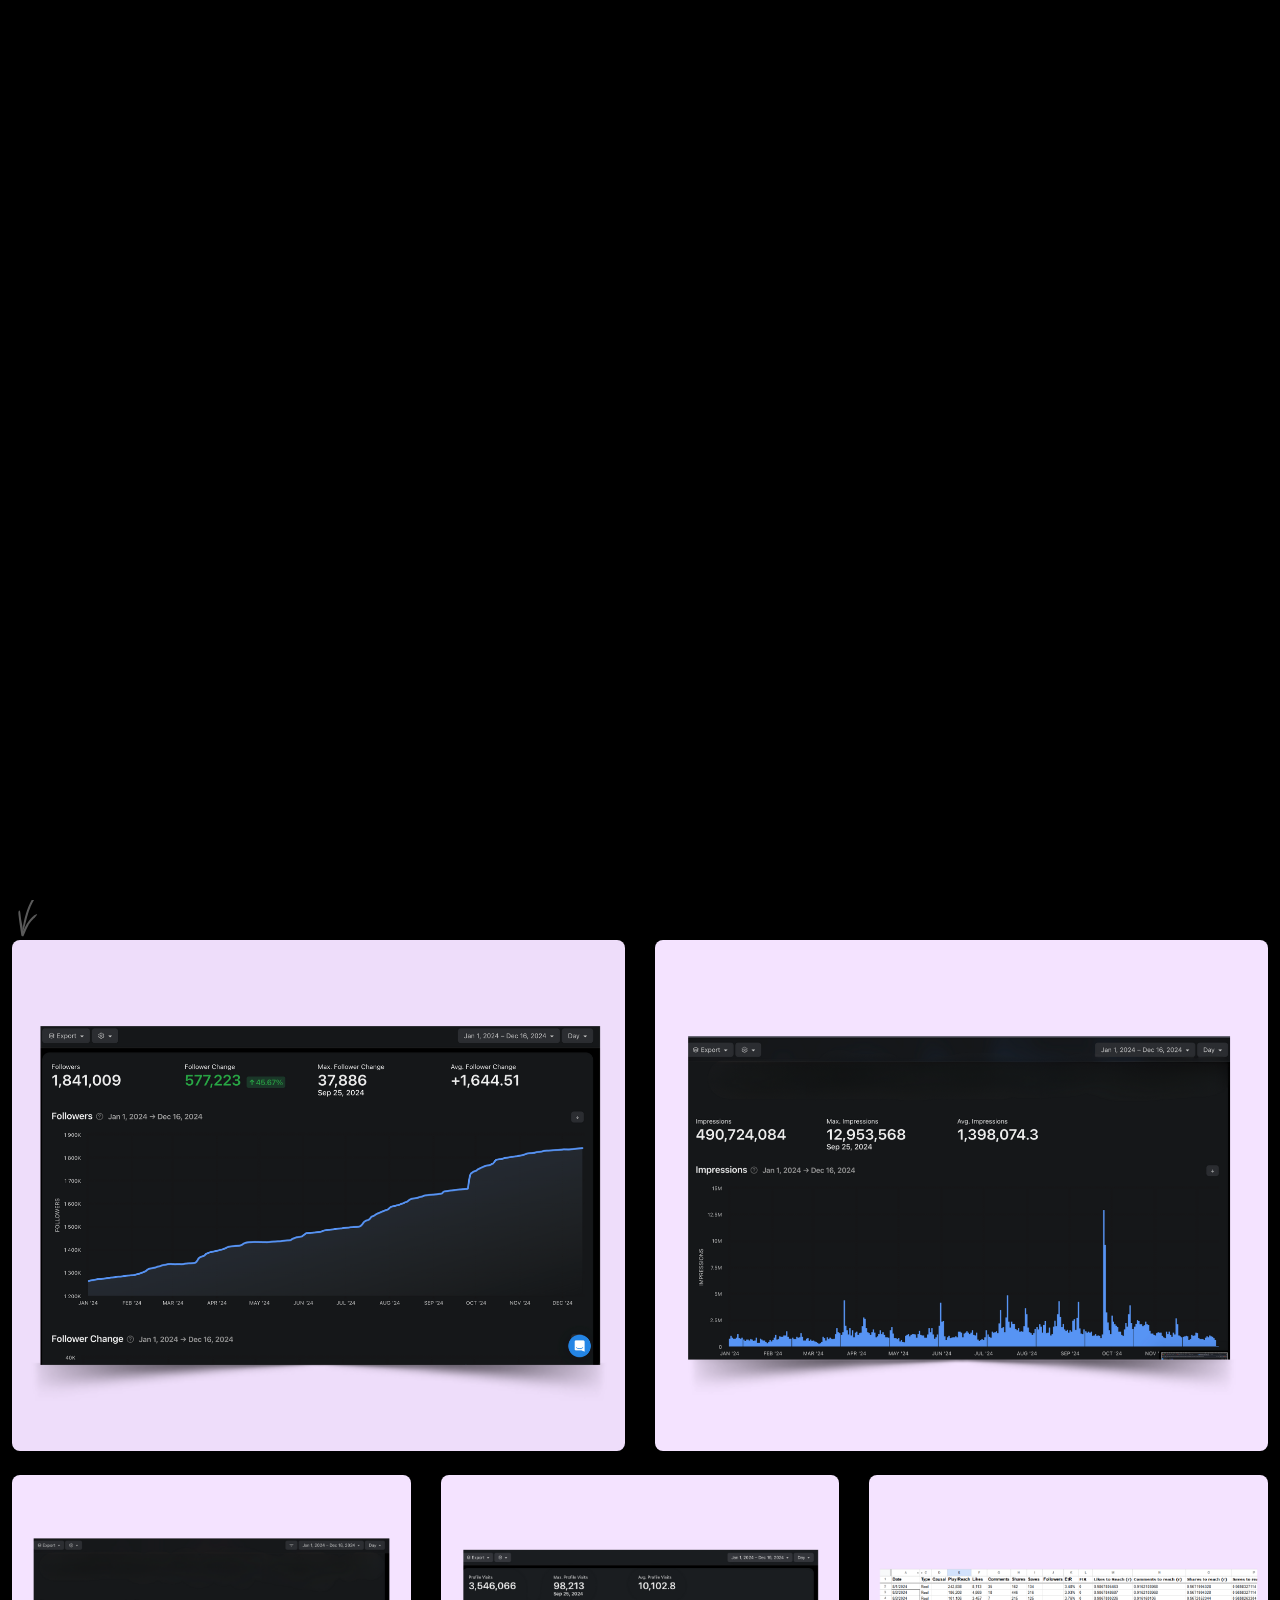
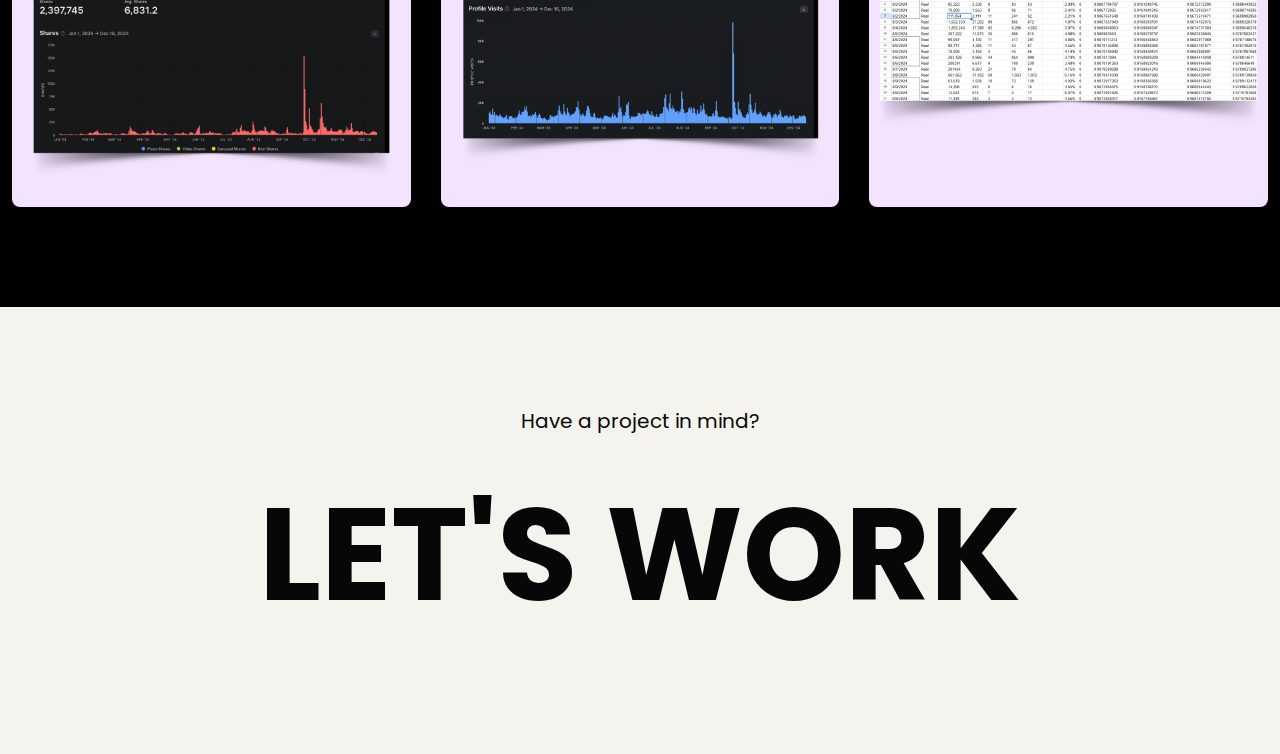
<file: instagram-portfolio.html>
<!DOCTYPE html>
<html lang="en">

<head>
    <!-- META -->
    <meta charset="utf-8">
    <meta http-equiv="X-UA-Compatible" content="IE=edge">
    <meta name="viewport" content="width=device-width, initial-scale=1">
    <meta name="description" content="Nino - Modern Portfolio Template">
    <meta name="keywords" content="personal, portfolio new, html, one page, bootstrap, new html template, design, creative, onepage, clean, modern">
    <meta name="author" content="Tanvir Hossain">
    <!-- PAGE TITLE -->
    <title>Anuj Hajari Instagram Portfolio</title>
    <link rel="icon" type="image/x-icon" href="assets/images/favicon.jpg">
    <!-- ALL GOOGLE FONTS -->
    <link rel="preconnect" href="https://fonts.googleapis.com">
    <link rel="preconnect" href="https://fonts.gstatic.com" crossorigin>
    <link href="https://fonts.googleapis.com/css2?family=Oswald:wght@200..700&family=Poppins:ital,wght@0,100;0,200;0,300;0,400;0,500;0,600;0,700;0,800;0,900;1,100;1,200;1,300;1,400;1,500;1,600;1,700;1,800;1,900&display=swap" rel="stylesheet">
    <!-- BOOTSTRAP CSS -->
    <link rel="stylesheet" href="assets/css/bootstrap.min.css" />
    <!-- FONT AWESOME CSS -->
    <link rel="stylesheet" href="assets/css/font-awesome-pro.css" />
    <!-- FONT AWESOME CSS -->
    <link rel="stylesheet" href="assets/fonts/remixicon.css" />
    <!-- MAGNIFIC CSS -->
    <link rel="stylesheet" href="assets/css/magnific-popup.css">
    <!-- NICE SELECT CSS -->
    <link rel="stylesheet" href="assets/css/nice-select.min.css" />
    <!-- ANIMATE CSS -->
    <link rel="stylesheet" href="assets/css/animate.min.css" />
    <!-- MOBILE MENU CSS -->
    <link rel="stylesheet" href="assets/css/mobilemenu.css" />
    <!-- SLICK CSS -->
    <link rel="stylesheet" href="assets/css/slick.min.css" />
    <!-- SPACING CSS -->
    <link rel="stylesheet" href="assets/css/spacing.css" />
    <!-- MAIN STYLE CSS -->
    <link rel="stylesheet" href="assets/css/style.css" />
    <!-- RESPONSIVE CSS -->
    <link rel="stylesheet" href="assets/css/responsive.css">

    <link rel="stylesheet" href="assets/css/custom.css">
    <!-- HTML5 shim and Respond.js IE8 support of HTML5 elements and media queries -->
    <!-- WARNING: Respond.js doesn't work if you view the page via file:// -->
    <!--[if lt IE 9]>
      <script src="https://oss.maxcdn.com/html5shiv/3.7.2/html5shiv.min.js"></script>
      <script src="https://oss.maxcdn.com/respond/1.4.2/respond.min.js"></script>
    <![endif]-->
</head>

<body>
    <!-- START PRELOADER AREA-->
    <div class="preloader">
        <svg viewbox="0 0 1000 1000" preserveaspectratio="none">
            <path id="preloaderSvg" d="M0,1005S175,995,500,995s500,5,500,5V0H0Z"></path>
        </svg>
        <div class="preloader-heading">
            <div class="load-text">
                <span>L</span>
                <span>o</span>
                <span>a</span>
                <span>d</span>
                <span>i</span>
                <span>n</span>
                <span>g</span>
            </div>
        </div>
    </div>
    <!-- END PRELOADER AREA -->
    <!-- START SCROOL UP DESIGN AREA -->
    <div class="progress-wrap cursor-pointer">
        <i class="ri-arrow-up-s-line"></i>
        <svg class="progress-circle svg-content" width="100%" height="100%" viewBox="-1 -1 102 102">
            <path d="M50,1 a49,49 0 0,1 0,98 a49,49 0 0,1 0,-98" />
        </svg>
    </div>
    <!-- / END SCROOL UP DESIGN AREA -->
    <!-- START MAGIC CURSOR AND BALL AREA-->
    <div id="magic-cursor">
        <div id="ball"></div>
    </div>
    <!-- / END MAGIC CURSOR AND BALL AREA-->
    <!-- START MENU DESIGN AREA-->
    <header class="main-header">
        <div class="header-upper">
            <div class="container">
                <div class="header-inner">
                    <div class="row align-items-center">
                        <div class="col-xl-2 col-lg-2 col-md-6 col-6 col-sm-3">
                            <a href="./contact.html">
                                <div class="logo-area available-btn">
                                    <i class='ri-circle-fill'></i>
                                    <span>Available For Work</span>
                                </div>
                            </a>
                        </div>
                        <div class="col-xl-10 col-lg-10 col-md-6 col-6 col-sm-9">
                            <div class="main-menu">
                                <nav id="mobile-menu">
                                    <ul>
                                        <li><a href="index.html" class="linkstyle">Home</a></li>
                                        <li><a href="about.html" class="linkstyle">about</a></li>
                                        <li><a href="service.html" class="linkstyle">services</a></li>
                                        <li class="has-dropdown"><a href="#" class="linkstyle">Portfolio</a>
                                            <ul class="sub-menu">
                                                <li><a href="instagram-portfolio.html">Instagram Portfolio</a></li>
                                                <li><a href="linkedin-portfolio.html">Linkedin Portfolio</a></li>
                                                <li><a href="youtube-portfolio.html">Youtube Portfolio</a></li>
                                            </ul>
                                        </li>
                                        <li><a href="stories.html" class="linkstyle">Stories</a></li>
                                        <li><a href="contact.html" class="linkstyle">Contact</a></li>
                                    </ul>
                                </nav>
                            </div>
                            <div class="side-menu-icon d-lg-none text-end">
                                <a href="javascript:void(0)" class="info-toggle-btn f-right sidebar-toggle-btn"><i class="fal fa-bars"></i></a>
                            </div>
                        </div>
                    </div>
                </div>
            </div>
        </div>
    </header>
    <!-- // END MENU DESIGN AREA-->
    <!-- START MOBILE MENU DESIGN AREA-->
    <div class="sidebar__area">
        <div class="sidebar__wrapper">
            <div class="sidebar__close">
                <button class="sidebar__close-btn" id="sidebar__close-btn">
                    <i class="fal fa-times"></i>
                </button>
            </div>
            <div class="sidebar__content mt-50 mb-20">
                <div class="mobile-menu fix"></div>
            </div>
        </div>
    </div>
    <div class="body-overlay"></div>
    <!-- // END MOBILE MENU DESIGN AREA-->
    <!-- START SINGLE PAGE DESIGN AREA -->
    <section class="single-page-hero-area">
        <div class="container">
            <div class="row align-items-center">
                <div class="col-lg-12">
                    <h2>Instagram Portfolio</h2>
                    <p>A Collection of My Latest Works and Achievements: Discover the Projects that Define My Passion and Skills</p>
                </div>
            </div>
        </div>
    </section>
    <!-- // END SINGLE PAGE DESIGN AREA -->
    <!-- START PORTFOLIO DESIGN AREA -->
    <div class="projects-area" id="portfolio">
        <div class="custom-icon">
            <img src="assets/images/custom/work-scribble.svg" alt="custom">
        </div>
        <div class="container-fluid">
            <div class="row g-4 portfolio-grid">
                <!-- START SINGLE PORTFOLIO DESIGN AREA -->
                <div class="col-md-6 col-xl-6 portfolio-item category-1">
                    <a href="assets/images/projects/instagram/1.png" class="work-popup">
                        <div class="portfolio-box">
                            <!-- Image -->
                            <img src="assets/images/projects/instagram/1.png" alt="" data-rjs="2">
                            <!-- Category -->
                            <!-- <span class="portfolio-category">IG Followers gain in Year 2024</span> -->
                            <!-- Caption -->
                            <div class="portfolio-caption">
                                <h1>IG Followers gain in Year 2024</h1>
                            </div>
                        </div>
                    </a>
                </div>
                <!-- // END SINGLE PORTFOLIO DESIGN AREA -->
                <!-- START SINGLE PORTFOLIO DESIGN AREA -->
                <div class="col-md-6 col-xl-6 portfolio-item category-1">
                    <a href="assets/images/projects/instagram/2.png" class="work-popup">
                        <div class="portfolio-box">
                            <!-- Image -->
                            <img src="assets/images/projects/instagram/2.png" alt="" data-rjs="2">
                            <!-- Category -->
                            <!-- <span class="portfolio-category">Total Impression in 2024</span> -->
                            <!-- Caption -->
                            <div class="portfolio-caption">
                                <h1>Total Impression in 2024</h1>
                            </div>
                        </div>
                    </a>
                </div>
                <!-- // END SINGLE PORTFOLIO DESIGN AREA -->
                <!-- START SINGLE PORTFOLIO DESIGN AREA -->
                <div class="col-md-6 col-xl-4 portfolio-item category-2">
                    <a href="assets/images/projects/instagram/3.png" class="work-popup">
                        <div class="portfolio-box">
                            <!-- Image -->
                            <img src="assets/images/projects/instagram/3.png" alt="" data-rjs="2">
                            <!-- Category -->
                            <!-- <span class="portfolio-category">All Post Share in 2024</span> -->
                            <!-- Caption -->
                            <div class="portfolio-caption">
                                <h1>All Post Share in 2024</h1>
                            </div>
                        </div>
                    </a>
                </div>
                <!-- // END SINGLE PORTFOLIO DESIGN AREA -->
                <!-- START SINGLE PORTFOLIO DESIGN AREA -->
                <div class="col-md-6 col-xl-4 portfolio-item category-1">
                    <a href="assets/images/projects/instagram/4.png" class="work-popup">
                        <div class="portfolio-box">
                            <!-- Image -->
                            <img src="assets/images/projects/instagram/4.png" alt="" data-rjs="2">
                            <!-- Category -->
                            <!-- <span class="portfolio-category">Visit in 2024</span> -->
                            <!-- Caption -->
                            <div class="portfolio-caption">
                                <h1>Visit in 2024</h1>
                            </div>
                        </div>
                    </a>
                </div>
                <!-- // END SINGLE PORTFOLIO DESIGN AREA -->
                <!-- START SINGLE PORTFOLIO DESIGN AREA -->
                <div class="col-md-6 col-xl-4 portfolio-item category-2">
                    <a href="assets/images/projects/instagram/5.png" class="work-popup">
                        <div class="portfolio-box">
                            <!-- Image -->
                            <img src="assets/images/projects/instagram/5.png" alt="" data-rjs="2">
                            <!-- Category -->
                            <!-- <span class="portfolio-category">Instagram Analytics</span> -->
                            <!-- Caption -->
                            <div class="portfolio-caption">
                                <h1>Instagram Analytics</h1>
                            </div>
                        </div>
                    </a>
                </div>
                <!-- // END SINGLE PORTFOLIO DESIGN AREA -->
            </div>
        </div>
    </div>
    <!-- // END PORTFOLIO DESIGN AREA -->
    <!-- START FOOTER DESIGN AREA -->
    <footer class="main-footer">
        <div class="container">
            <div class="row">
                <div class="col-lg-12">
                    <div class="footer-top">
                        <p> Have a project in mind?</p>
                        <h2><a href="./contact.html">let's work</a></h2>
                    </div>
                </div>
            </div>
            <div class="row">
                <!-- <div class="col-lg-6 col-sm-6">
                    <p class="copy-left-text">Developed by <a href="https://shubhamsharmadev.netlify.app/">Shubham Sharma</a></p>
                </div>
                <div class="col-lg-6 col-sm-6">
                    <p class="copy-right-text">&copy; Copyright 2025</p>
                </div> -->
            </div>
        </div>
    </footer>
    <!-- / END FOOTER DESIGN AREA -->
    <!-- JQUERY JS -->
    <script src="assets/js/jquery-3.6.0.min.js"></script>
    <!-- BOOTSTRAP JS-->
    <script src="assets/js/bootstrap.min.js"></script>
    <!-- APPEAR JS -->
    <script src="assets/js/appear.min.js"></script>
    <!-- MAGNIFICANT JS -->
    <script src="assets/js/jquery.magnific-popup.min.js"></script>
    <!-- MOBILE MENU JS-->
    <script src="assets/js/mobilemenu.js"></script>
    <!-- GSAP AND LOCOMOTIV JS-->
    <script src="assets/js/gsap.min.js"></script>
    <script src="assets/js/ScrollTrigger.min.js"></script>
    <script src="assets/js/lenis.js"></script>
    <!-- SLICK JS-->
    <script src="assets/js/slick.min.js"></script>
    <!-- NICE SELECT JS-->
    <script src="assets/js/jquery.nice-select.min.js"></script>
    <!-- IMAGE LOADER JS-->
    <script src="assets/js/imagesloaded.pkgd.min.js"></script>
    <!-- ISOTOPE JS-->
    <script src="assets/js/isotope.pkgd.min.js"></script>
    <!--  WOW ANIMATION JS-->
    <script src="assets/js/wow.min.js"></script>
    <!-- SCRIPT JS-->
    <script src="assets/js/script.js"></script>
</body>

</html>
</file>
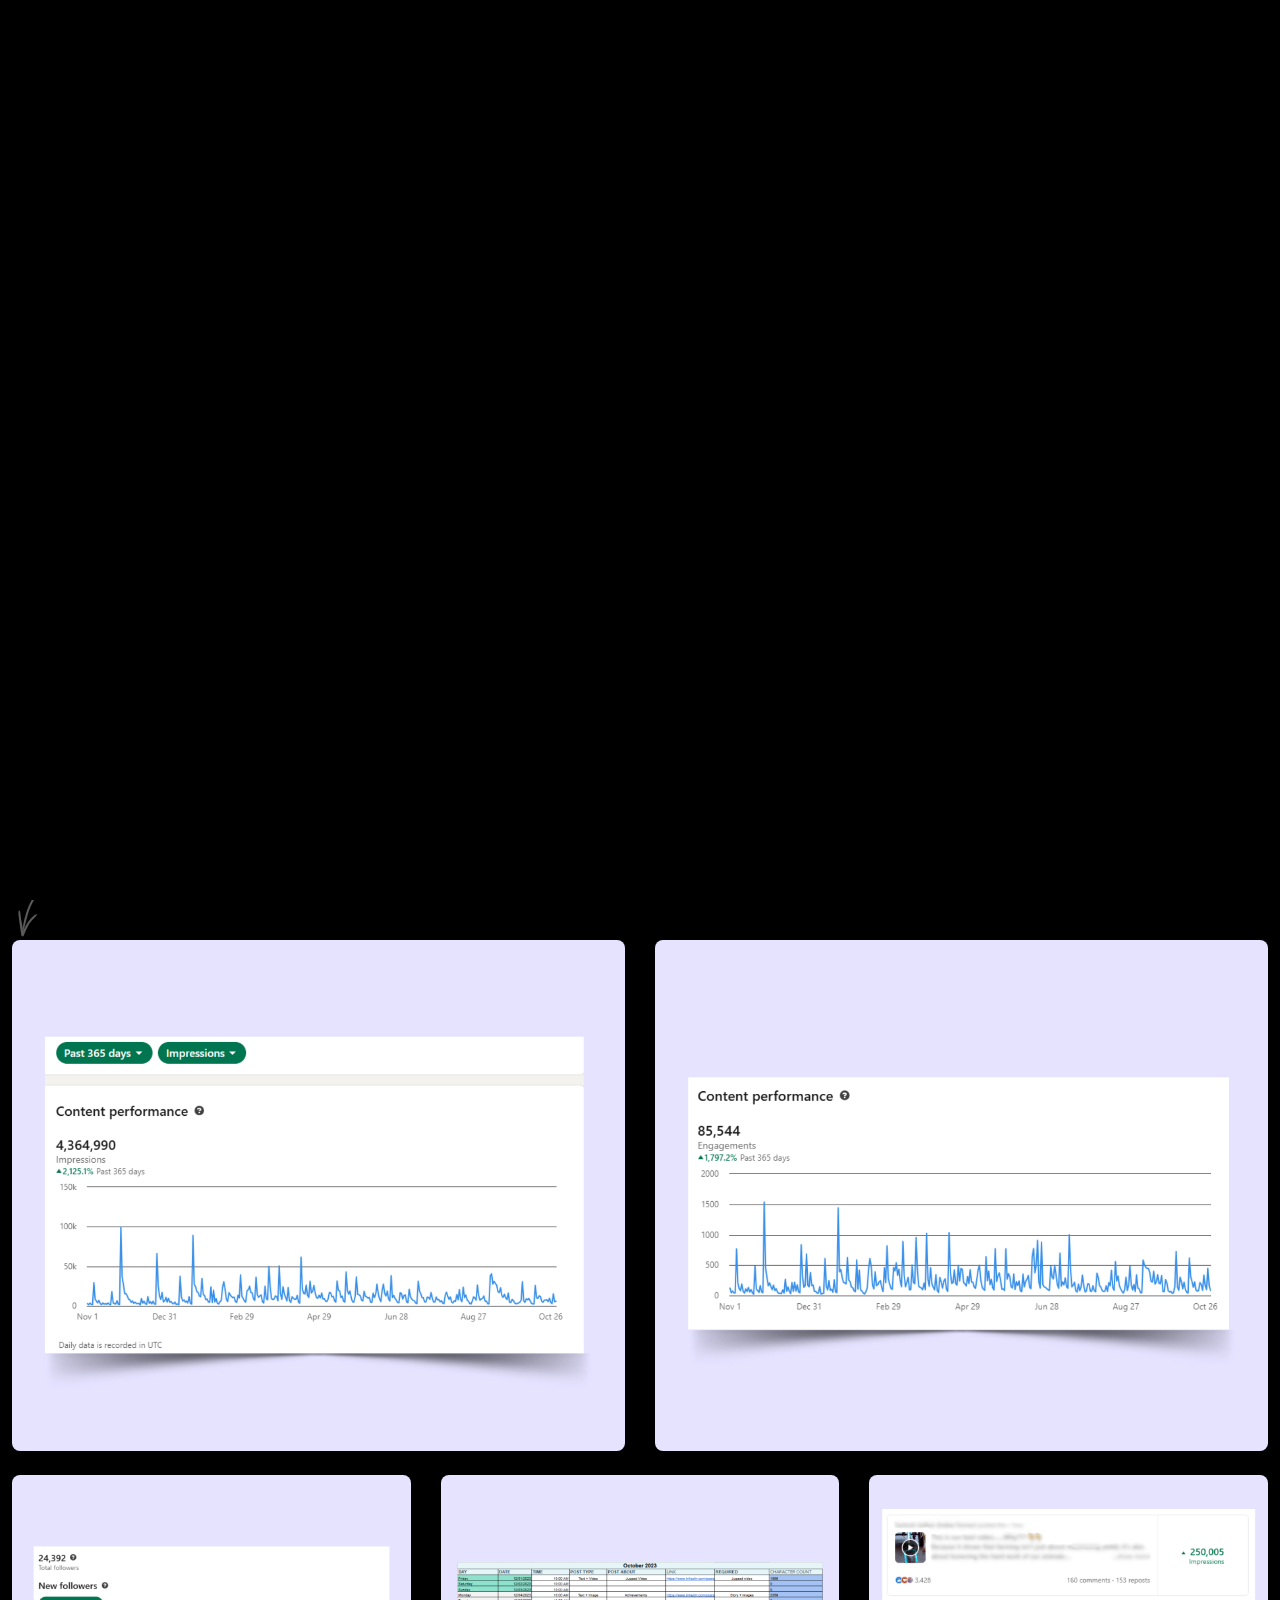
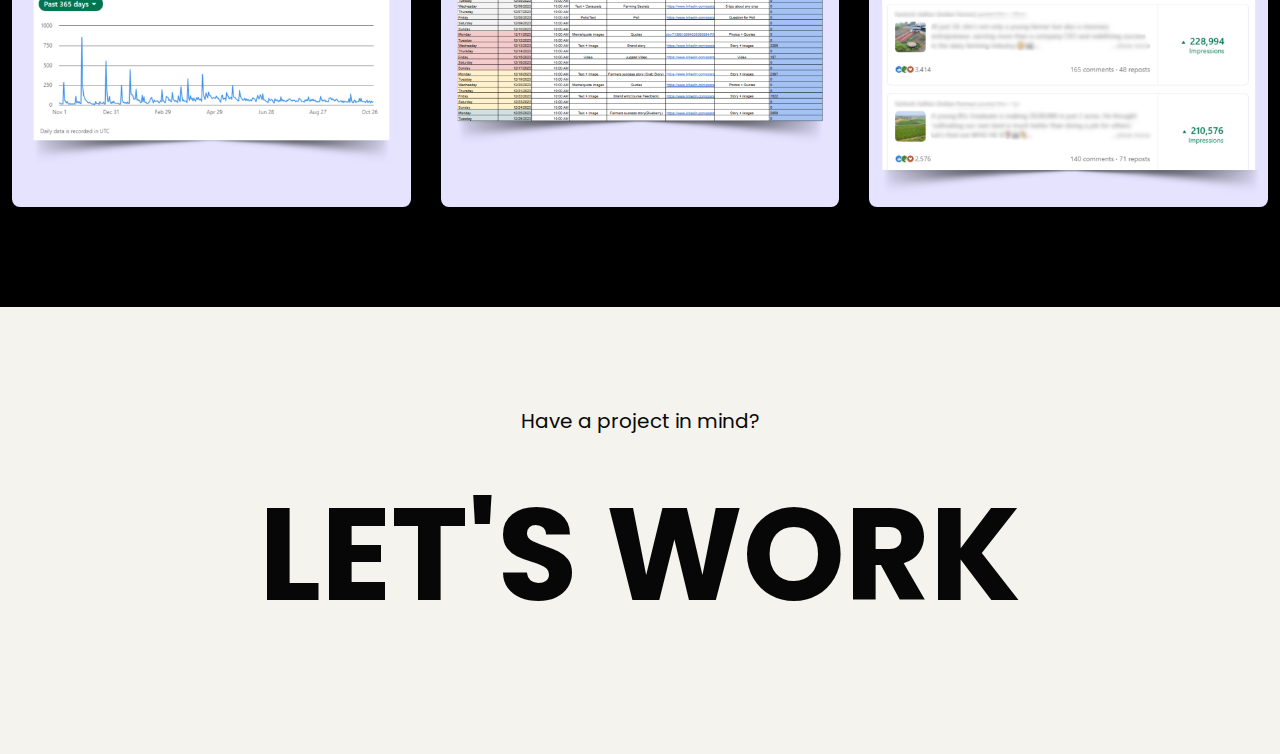
<file: linkedin-portfolio.html>
<!DOCTYPE html>
<html lang="en">

<head>
    <!-- META -->
    <meta charset="utf-8">
    <meta http-equiv="X-UA-Compatible" content="IE=edge">
    <meta name="viewport" content="width=device-width, initial-scale=1">
    <meta name="description" content="Nino - Modern Portfolio Template">
    <meta name="keywords" content="personal, portfolio new, html, one page, bootstrap, new html template, design, creative, onepage, clean, modern">
    <meta name="author" content="Tanvir Hossain">
    <!-- PAGE TITLE -->
    <title>Anuj Hajari Linkedin Portfolio</title>
    <link rel="icon" type="image/x-icon" href="assets/images/favicon.jpg">
    <!-- ALL GOOGLE FONTS -->
    <link rel="preconnect" href="https://fonts.googleapis.com">
    <link rel="preconnect" href="https://fonts.gstatic.com" crossorigin>
    <link href="https://fonts.googleapis.com/css2?family=Oswald:wght@200..700&family=Poppins:ital,wght@0,100;0,200;0,300;0,400;0,500;0,600;0,700;0,800;0,900;1,100;1,200;1,300;1,400;1,500;1,600;1,700;1,800;1,900&display=swap" rel="stylesheet">
    <!-- BOOTSTRAP CSS -->
    <link rel="stylesheet" href="assets/css/bootstrap.min.css" />
    <!-- FONT AWESOME CSS -->
    <link rel="stylesheet" href="assets/css/font-awesome-pro.css" />
    <!-- FONT AWESOME CSS -->
    <link rel="stylesheet" href="assets/fonts/remixicon.css" />
    <!-- MAGNIFIC CSS -->
    <link rel="stylesheet" href="assets/css/magnific-popup.css">
    <!-- NICE SELECT CSS -->
    <link rel="stylesheet" href="assets/css/nice-select.min.css" />
    <!-- ANIMATE CSS -->
    <link rel="stylesheet" href="assets/css/animate.min.css" />
    <!-- MOBILE MENU CSS -->
    <link rel="stylesheet" href="assets/css/mobilemenu.css" />
    <!-- SLICK CSS -->
    <link rel="stylesheet" href="assets/css/slick.min.css" />
    <!-- SPACING CSS -->
    <link rel="stylesheet" href="assets/css/spacing.css" />
    <!-- MAIN STYLE CSS -->
    <link rel="stylesheet" href="assets/css/style.css" />
    <!-- RESPONSIVE CSS -->
    <link rel="stylesheet" href="assets/css/responsive.css">

    <link rel="stylesheet" href="assets/css/custom.css">
    <!-- HTML5 shim and Respond.js IE8 support of HTML5 elements and media queries -->
    <!-- WARNING: Respond.js doesn't work if you view the page via file:// -->
    <!--[if lt IE 9]>
      <script src="https://oss.maxcdn.com/html5shiv/3.7.2/html5shiv.min.js"></script>
      <script src="https://oss.maxcdn.com/respond/1.4.2/respond.min.js"></script>
    <![endif]-->
</head>

<body>
    <!-- START PRELOADER AREA-->
    <div class="preloader">
        <svg viewbox="0 0 1000 1000" preserveaspectratio="none">
            <path id="preloaderSvg" d="M0,1005S175,995,500,995s500,5,500,5V0H0Z"></path>
        </svg>
        <div class="preloader-heading">
            <div class="load-text">
                <span>L</span>
                <span>o</span>
                <span>a</span>
                <span>d</span>
                <span>i</span>
                <span>n</span>
                <span>g</span>
            </div>
        </div>
    </div>
    <!-- END PRELOADER AREA -->
    <!-- START SCROOL UP DESIGN AREA -->
    <div class="progress-wrap cursor-pointer">
        <i class="ri-arrow-up-s-line"></i>
        <svg class="progress-circle svg-content" width="100%" height="100%" viewBox="-1 -1 102 102">
            <path d="M50,1 a49,49 0 0,1 0,98 a49,49 0 0,1 0,-98" />
        </svg>
    </div>
    <!-- / END SCROOL UP DESIGN AREA -->
    <!-- START MAGIC CURSOR AND BALL AREA-->
    <div id="magic-cursor">
        <div id="ball"></div>
    </div>
    <!-- / END MAGIC CURSOR AND BALL AREA-->
    <!-- START MENU DESIGN AREA-->
    <header class="main-header">
        <div class="header-upper">
            <div class="container">
                <div class="header-inner">
                    <div class="row align-items-center">
                        <div class="col-xl-2 col-lg-2 col-md-6 col-6 col-sm-3">
                            <a href="./contact.html">
                                <div class="logo-area available-btn">
                                    <i class='ri-circle-fill'></i>
                                    <span>Available For Work</span>
                                </div>
                            </a>
                        </div>
                        <div class="col-xl-10 col-lg-10 col-md-6 col-6 col-sm-9">
                            <div class="main-menu">
                                <nav id="mobile-menu">
                                    <ul>
                                        <li><a href="index.html" class="linkstyle">Home</a></li>
                                        <li><a href="about.html" class="linkstyle">about</a></li>
                                        <li><a href="service.html" class="linkstyle">services</a></li>
                                        <li class="has-dropdown"><a href="#" class="linkstyle">Portfolio</a>
                                            <ul class="sub-menu">
                                                <li><a href="instagram-portfolio.html">Instagram Portfolio</a></li>
                                                <li><a href="linkedin-portfolio.html">Linkedin Portfolio</a></li>
                                                <li><a href="youtube-portfolio.html">Youtube Portfolio</a></li>
                                            </ul>
                                        </li>
                                        <li><a href="stories.html" class="linkstyle">Stories</a></li>
                                        <li><a href="contact.html" class="linkstyle">Contact</a></li>
                                    </ul>
                                </nav>
                            </div>
                            <div class="side-menu-icon d-lg-none text-end">
                                <a href="javascript:void(0)" class="info-toggle-btn f-right sidebar-toggle-btn"><i class="fal fa-bars"></i></a>
                            </div>
                        </div>
                    </div>
                </div>
            </div>
        </div>
    </header>
    <!-- // END MENU DESIGN AREA-->
    <!-- START MOBILE MENU DESIGN AREA-->
    <div class="sidebar__area">
        <div class="sidebar__wrapper">
            <div class="sidebar__close">
                <button class="sidebar__close-btn" id="sidebar__close-btn">
                    <i class="fal fa-times"></i>
                </button>
            </div>
            <div class="sidebar__content mt-50 mb-20">
                <div class="mobile-menu fix"></div>
            </div>
        </div>
    </div>
    <div class="body-overlay"></div>
    <!-- // END MOBILE MENU DESIGN AREA-->
    <!-- START SINGLE PAGE DESIGN AREA -->
    <section class="single-page-hero-area">
        <div class="container">
            <div class="row align-items-center">
                <div class="col-lg-12">
                    <h2>Linkedin Portfolio</h2>
                    <p>A Collection of My Latest Works and Achievements: Discover the Projects that Define My Passion and Skills</p>
                </div>
            </div>
        </div>
    </section>
    <!-- // END SINGLE PAGE DESIGN AREA -->
     <!-- START PORTFOLIO DESIGN AREA -->
     <div class="projects-area" id="portfolio">
        <div class="custom-icon">
            <img src="assets/images/custom/work-scribble.svg" alt="custom">
        </div>
        <div class="container-fluid">
            <div class="row g-4 portfolio-grid">
                <!-- START SINGLE PORTFOLIO DESIGN AREA -->
                <div class="col-md-6 col-xl-6 portfolio-item category-1">
                    <a href="assets/images/projects/linkedin/1.png" class="work-popup">
                        <div class="portfolio-box">
                            <!-- Image -->
                            <img src="assets/images/projects/linkedin/1.png" alt="" data-rjs="2">
                            <!-- Category -->
                            <!-- <span class="portfolio-category">365 days impression LI</span> -->
                            <!-- Caption -->
                            <div class="portfolio-caption">
                                <h1>365 days impression LI</h1>
                            </div>
                        </div>
                    </a>
                </div>
                <!-- // END SINGLE PORTFOLIO DESIGN AREA -->
                <!-- START SINGLE PORTFOLIO DESIGN AREA -->
                <div class="col-md-6 col-xl-6 portfolio-item category-1">
                    <a href="assets/images/projects/linkedin/2.png" class="work-popup">
                        <div class="portfolio-box">
                            <!-- Image -->
                            <img src="assets/images/projects/linkedin/2.png" alt="" data-rjs="2">
                            <!-- Category -->
                            <!-- <span class="portfolio-category">365 days engagement LI</span> -->
                            <!-- Caption -->
                            <div class="portfolio-caption">
                                <h1>365 days engagement LI</h1>
                            </div>
                        </div>
                    </a>
                </div>
                <!-- // END SINGLE PORTFOLIO DESIGN AREA -->
               
                <!-- START SINGLE PORTFOLIO DESIGN AREA -->
                <div class="col-md-6 col-xl-4 portfolio-item category-1">
                    <a href="assets/images/projects/linkedin/3.png" class="work-popup">
                        <div class="portfolio-box">
                            <!-- Image -->
                            <img src="assets/images/projects/linkedin/3.png" alt="" data-rjs="2">
                            <!-- Category -->
                            <!-- <span class="portfolio-category">365 days Followers LI</span> -->
                            <!-- Caption -->
                            <div class="portfolio-caption">
                                <h1>365 days Followers LI</h1>
                            </div>
                        </div>
                    </a>
                </div>
                <!-- // END SINGLE PORTFOLIO DESIGN AREA -->
                <!-- START SINGLE PORTFOLIO DESIGN AREA -->
                <div class="col-md-6 col-xl-4 portfolio-item category-1">
                    <a href="assets/images/projects/linkedin/4.png" class="work-popup">
                        <div class="portfolio-box">
                            <!-- Image -->
                            <img src="assets/images/projects/linkedin/4.png" alt="" data-rjs="2">
                            <!-- Category -->
                            <!-- <span class="portfolio-category">LI Content Calendar</span> -->
                            <!-- Caption -->
                            <div class="portfolio-caption">
                                <h1>LI Content Calendar</h1>
                            </div>
                        </div>
                    </a>
                </div>
                <!-- // END SINGLE PORTFOLIO DESIGN AREA -->
                <!-- START SINGLE PORTFOLIO DESIGN AREA -->
                <div class="col-md-6 col-xl-4 portfolio-item category-2">
                    <a href="assets/images/projects/linkedin/5.png" class="work-popup">
                        <div class="portfolio-box">
                            <!-- Image -->
                            <img src="assets/images/projects/linkedin/5.png" alt="" data-rjs="2">
                            <!-- Category -->
                            <!-- <span class="portfolio-category">Best performing Post 1</span> -->
                            <!-- Caption -->
                            <div class="portfolio-caption">
                                <h1>Best performing Post 1</h1>
                            </div>
                        </div>
                    </a>
                </div>
                <!-- // END SINGLE PORTFOLIO DESIGN AREA -->
            </div>
        </div>
    </div>
    <!-- // END PORTFOLIO DESIGN AREA -->
    <!-- START FOOTER DESIGN AREA -->
    <footer class="main-footer">
        <div class="container">
            <div class="row">
                <div class="col-lg-12">
                    <div class="footer-top">
                        <p> Have a project in mind?</p>
                        <h2><a href="./contact.html">let's work</a></h2>
                    </div>
                </div>
            </div>
            <div class="row">
                <!-- <div class="col-lg-6 col-sm-6">
                    <p class="copy-left-text">Developed by <a href="https://shubhamsharmadev.netlify.app/">Shubham Sharma</a></p>
                </div>
                <div class="col-lg-6 col-sm-6">
                    <p class="copy-right-text">&copy; Copyright 2025</p>
                </div> -->
            </div>
        </div>
    </footer>
    <!-- / END FOOTER DESIGN AREA -->
    <!-- JQUERY JS -->
    <script src="assets/js/jquery-3.6.0.min.js"></script>
    <!-- BOOTSTRAP JS-->
    <script src="assets/js/bootstrap.min.js"></script>
    <!-- APPEAR JS -->
    <script src="assets/js/appear.min.js"></script>
    <!-- MAGNIFICANT JS -->
    <script src="assets/js/jquery.magnific-popup.min.js"></script>
    <!-- MOBILE MENU JS-->
    <script src="assets/js/mobilemenu.js"></script>
    <!-- GSAP AND LOCOMOTIV JS-->
    <script src="assets/js/gsap.min.js"></script>
    <script src="assets/js/ScrollTrigger.min.js"></script>
    <script src="assets/js/lenis.js"></script>
    <!-- SLICK JS-->
    <script src="assets/js/slick.min.js"></script>
    <!-- NICE SELECT JS-->
    <script src="assets/js/jquery.nice-select.min.js"></script>
    <!-- IMAGE LOADER JS-->
    <script src="assets/js/imagesloaded.pkgd.min.js"></script>
    <!-- ISOTOPE JS-->
    <script src="assets/js/isotope.pkgd.min.js"></script>
    <!--  WOW ANIMATION JS-->
    <script src="assets/js/wow.min.js"></script>
    <!-- SCRIPT JS-->
    <script src="assets/js/script.js"></script>
</body>

</html>
</file>
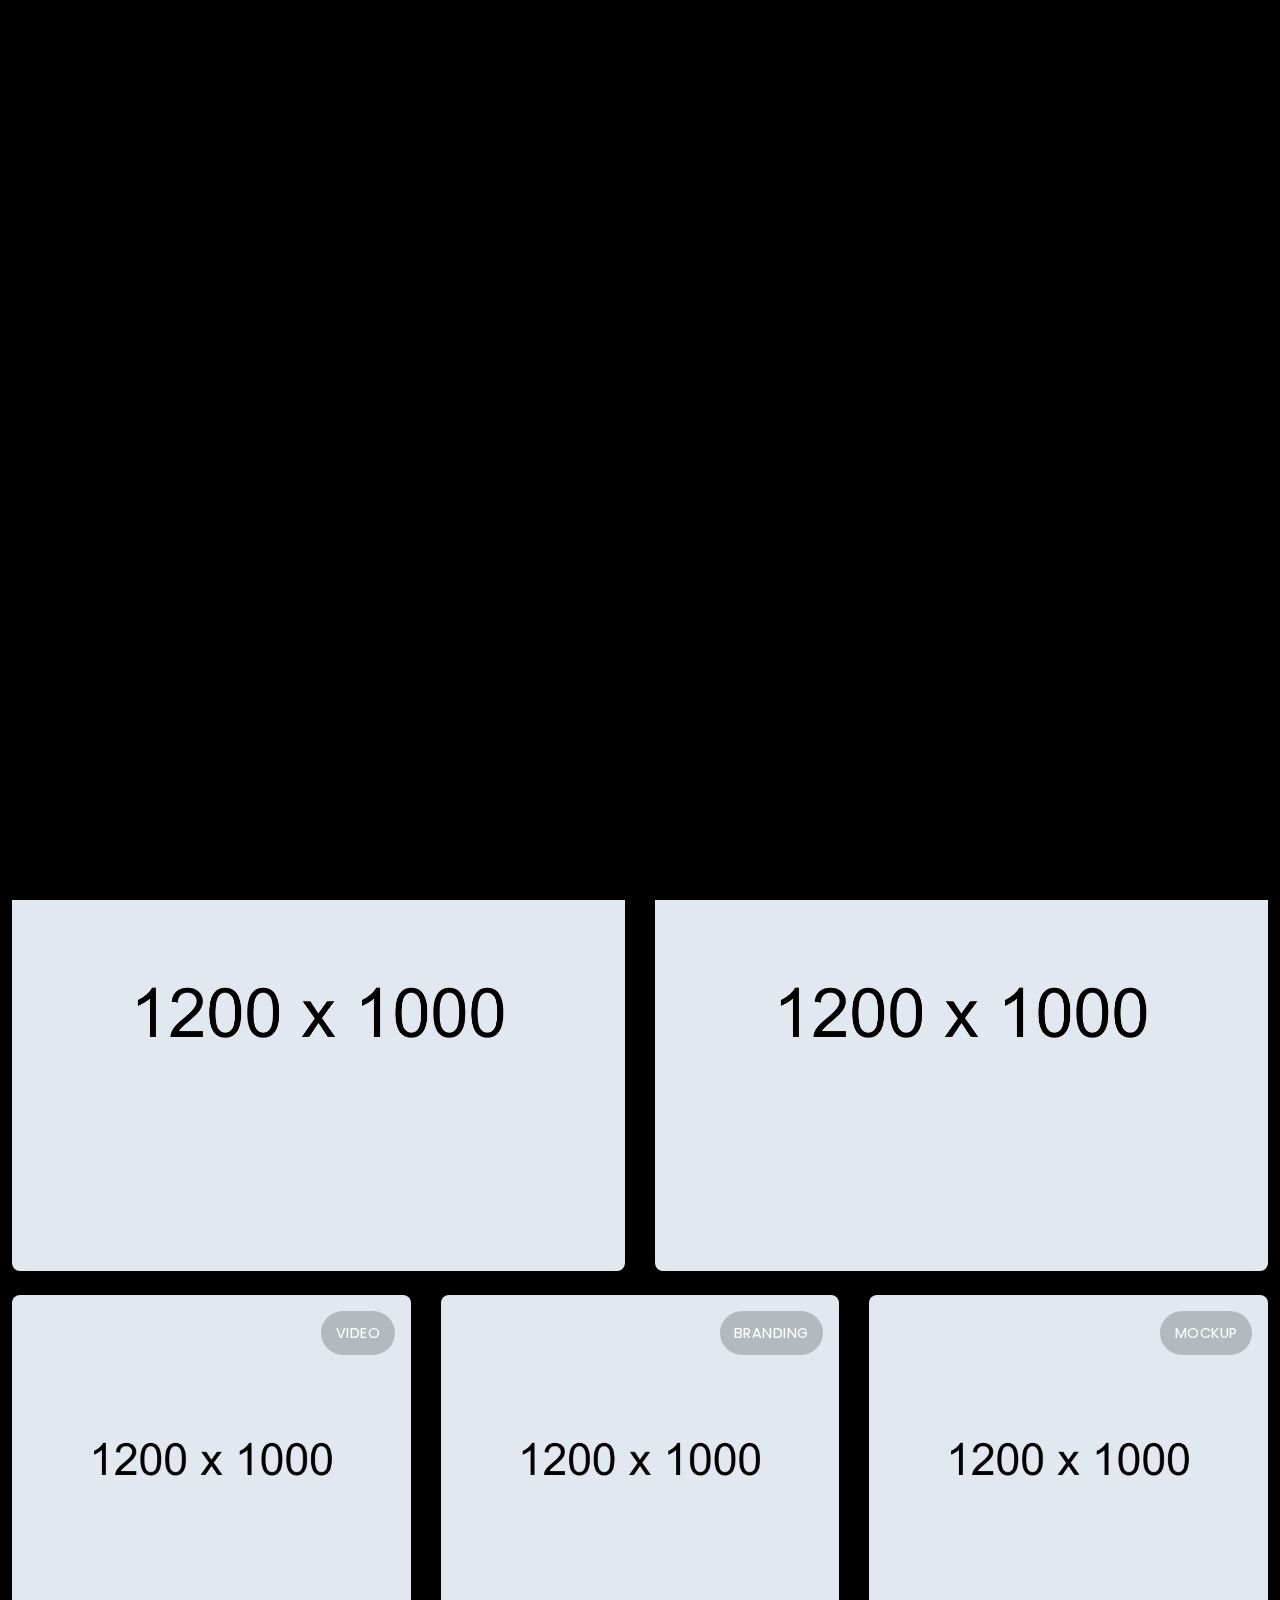
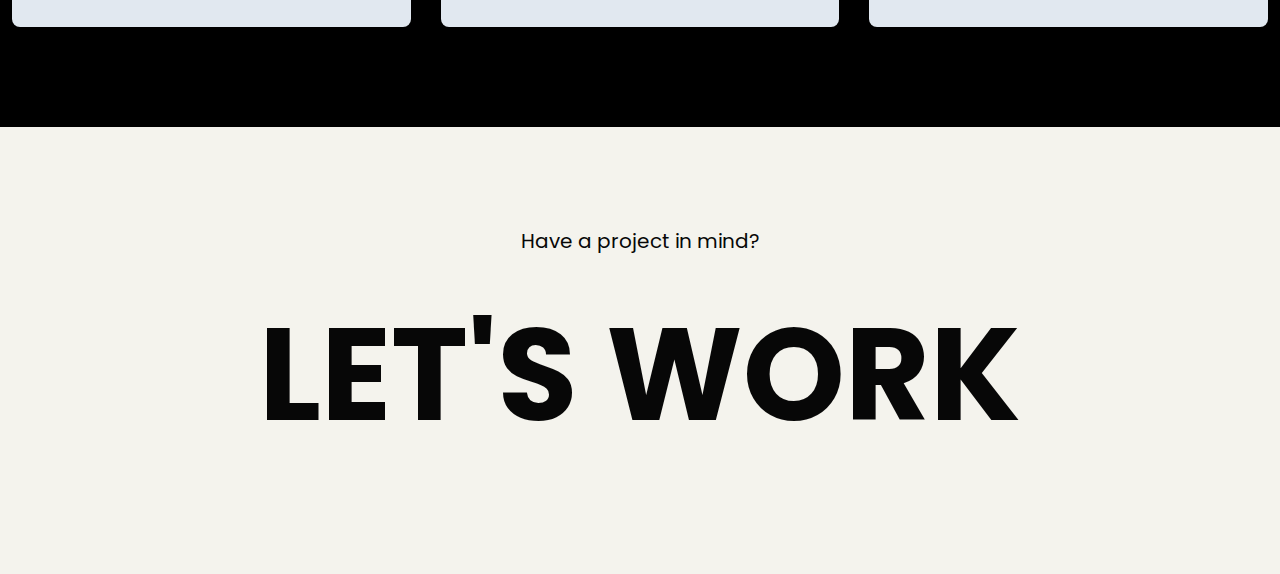
<file: projects.html>
<!DOCTYPE html>
<html lang="en">

<head>
    <!-- META -->
    <meta charset="utf-8">
    <meta http-equiv="X-UA-Compatible" content="IE=edge">
    <meta name="viewport" content="width=device-width, initial-scale=1">
    <meta name="description" content="Nino - Modern Portfolio Template">
    <meta name="keywords" content="personal, portfolio new, html, one page, bootstrap, new html template, design, creative, onepage, clean, modern">
    <meta name="author" content="Tanvir Hossain">
    <!-- PAGE TITLE -->
    <title>Anuj Hajari Projects</title>
    <link rel="icon" type="image/x-icon" href="assets/images/favicon.jpg">
    <!-- ALL GOOGLE FONTS -->
    <link rel="preconnect" href="https://fonts.googleapis.com">
    <link rel="preconnect" href="https://fonts.gstatic.com" crossorigin>
    <link href="https://fonts.googleapis.com/css2?family=Oswald:wght@200..700&family=Poppins:ital,wght@0,100;0,200;0,300;0,400;0,500;0,600;0,700;0,800;0,900;1,100;1,200;1,300;1,400;1,500;1,600;1,700;1,800;1,900&display=swap" rel="stylesheet">
    <!-- BOOTSTRAP CSS -->
    <link rel="stylesheet" href="assets/css/bootstrap.min.css" />
    <!-- FONT AWESOME CSS -->
    <link rel="stylesheet" href="assets/css/font-awesome-pro.css" />
    <!-- FONT AWESOME CSS -->
    <link rel="stylesheet" href="assets/fonts/remixicon.css" />
    <!-- MAGNIFIC CSS -->
    <link rel="stylesheet" href="assets/css/magnific-popup.css">
    <!-- NICE SELECT CSS -->
    <link rel="stylesheet" href="assets/css/nice-select.min.css" />
    <!-- ANIMATE CSS -->
    <link rel="stylesheet" href="assets/css/animate.min.css" />
    <!-- MOBILE MENU CSS -->
    <link rel="stylesheet" href="assets/css/mobilemenu.css" />
    <!-- SLICK CSS -->
    <link rel="stylesheet" href="assets/css/slick.min.css" />
    <!-- SPACING CSS -->
    <link rel="stylesheet" href="assets/css/spacing.css" />
    <!-- MAIN STYLE CSS -->
    <link rel="stylesheet" href="assets/css/style.css" />
    <!-- RESPONSIVE CSS -->
    <link rel="stylesheet" href="assets/css/responsive.css">

    <link rel="stylesheet" href="assets/css/custom.css">
    <!-- HTML5 shim and Respond.js IE8 support of HTML5 elements and media queries -->
    <!-- WARNING: Respond.js doesn't work if you view the page via file:// -->
    <!--[if lt IE 9]>
      <script src="https://oss.maxcdn.com/html5shiv/3.7.2/html5shiv.min.js"></script>
      <script src="https://oss.maxcdn.com/respond/1.4.2/respond.min.js"></script>
    <![endif]-->
</head>

<body>
    <!-- START PRELOADER AREA-->
    <div class="preloader">
        <svg viewbox="0 0 1000 1000" preserveaspectratio="none">
            <path id="preloaderSvg" d="M0,1005S175,995,500,995s500,5,500,5V0H0Z"></path>
        </svg>
        <div class="preloader-heading">
            <div class="load-text">
                <span>L</span>
                <span>o</span>
                <span>a</span>
                <span>d</span>
                <span>i</span>
                <span>n</span>
                <span>g</span>
            </div>
        </div>
    </div>
    <!-- END PRELOADER AREA -->
    <!-- START SCROOL UP DESIGN AREA -->
    <div class="progress-wrap cursor-pointer">
        <i class="ri-arrow-up-s-line"></i>
        <svg class="progress-circle svg-content" width="100%" height="100%" viewBox="-1 -1 102 102">
            <path d="M50,1 a49,49 0 0,1 0,98 a49,49 0 0,1 0,-98" />
        </svg>
    </div>
    <!-- / END SCROOL UP DESIGN AREA -->
    <!-- START MAGIC CURSOR AND BALL AREA-->
    <div id="magic-cursor">
        <div id="ball"></div>
    </div>
    <!-- / END MAGIC CURSOR AND BALL AREA-->
    <!-- START MENU DESIGN AREA-->
    <header class="main-header">
        <div class="header-upper">
            <div class="container">
                <div class="header-inner">
                    <div class="row align-items-center">
                        <div class="col-xl-2 col-lg-2 col-md-6 col-6 col-sm-3">
                            <a href="./contact.html">
                                <div class="logo-area available-btn">
                                    <i class='ri-circle-fill'></i>
                                    <span>Available For Work</span>
                                </div>
                            </a>
                        </div>
                        <div class="col-xl-10 col-lg-10 col-md-6 col-6 col-sm-9">
                            <div class="main-menu">
                                <nav id="mobile-menu">
                                    <ul>
                                        <li><a href="index.html" class="linkstyle">Home</a></li>
                                        <li><a href="about.html" class="linkstyle">about</a></li>
                                        <li><a href="service.html" class="linkstyle">services</a></li>
                                        <li class="has-dropdown"><a href="#" class="linkstyle">Portfolio</a>
                                            <ul class="sub-menu">
                                                <li><a href="instagram-portfolio.html">Instagram Portfolio</a></li>
                                                <li><a href="linkedin-portfolio.html">Linkedin Portfolio</a></li>
                                                <li><a href="youtube-portfolio.html">Youtube Portfolio</a></li>
                                            </ul>
                                        </li>
                                        <li><a href="stories.html" class="linkstyle">Stories</a></li>
                                        <li><a href="contact.html" class="linkstyle">Contact</a></li>
                                    </ul>
                                </nav>
                            </div>
                            <div class="side-menu-icon d-lg-none text-end">
                                <a href="javascript:void(0)" class="info-toggle-btn f-right sidebar-toggle-btn"><i class="fal fa-bars"></i></a>
                            </div>
                        </div>
                    </div>
                </div>
            </div>
        </div>
    </header>
    <!-- // END MENU DESIGN AREA-->
    <!-- START MOBILE MENU DESIGN AREA-->
    <div class="sidebar__area">
        <div class="sidebar__wrapper">
            <div class="sidebar__close">
                <button class="sidebar__close-btn" id="sidebar__close-btn">
                    <i class="fal fa-times"></i>
                </button>
            </div>
            <div class="sidebar__content mt-50 mb-20">
                <div class="mobile-menu fix"></div>
            </div>
        </div>
    </div>
    <div class="body-overlay"></div>
    <!-- // END MOBILE MENU DESIGN AREA-->
    <!-- START SINGLE PAGE DESIGN AREA -->
    <section class="single-page-hero-area">
        <div class="container">
            <div class="row align-items-center">
                <div class="col-lg-12">
                    <h2>Projects</h2>
                    <p>A Collection of My Latest Works and Achievements: Discover the Projects that Define My Passion and Skills</p>
                </div>
            </div>
        </div>
    </section>
    <!-- // END SINGLE PAGE DESIGN AREA -->
    <!-- START PORTFOLIO DESIGN AREA -->
    <div class="projects-area" id="portfolio">
        <div class="custom-icon">
            <img src="assets/images/custom/work-scribble.svg" alt="custom">
        </div>
        <div class="container-fluid">
            <div class="row g-4 portfolio-grid">
                <!-- START SINGLE PORTFOLIO DESIGN AREA -->
                <div class="col-md-6 col-xl-6 portfolio-item category-1">
                    <a href="assets/images/projects/work1.jpg" class="work-popup">
                        <div class="portfolio-box">
                            <!-- Image -->
                            <img src="assets/images/projects/work1.jpg" alt="" data-rjs="2">
                            <!-- Category -->
                            <span class="portfolio-category">Branding</span>
                            <!-- Caption -->
                            <div class="portfolio-caption">
                                <h1>Glasses of Cocktail</h1>
                            </div>
                        </div>
                    </a>
                </div>
                <!-- // END SINGLE PORTFOLIO DESIGN AREA -->
                <!-- START SINGLE PORTFOLIO DESIGN AREA -->
                <div class="col-md-6 col-xl-6 portfolio-item category-2">
                    <a href="single-project.html">
                        <div class="portfolio-box">
                            <!-- Image -->
                            <img src="assets/images/projects/work2.jpg" alt="" data-rjs="2">
                            <!-- Category -->
                            <span class="portfolio-category">Mockup</span>
                            <!-- Caption -->
                            <div class="portfolio-caption">
                                <h1>A Branch with Flowers</h1>
                            </div>
                        </div>
                    </a>
                </div>
                <!-- // END SINGLE PORTFOLIO DESIGN AREA -->
                <!-- START SINGLE PORTFOLIO DESIGN AREA -->
                <div class="col-md-6 col-xl-4 portfolio-item category-2">
                    <a href="https://www.youtube.com/watch?v=qZEPs3vmYB4" class="popup-youtube">
                        <div class="portfolio-box">
                            <!-- Image -->
                            <img src="assets/images/projects/work3.jpg" alt="" data-rjs="2">
                            <!-- Category -->
                            <span class="portfolio-category">Video</span>
                            <!-- Caption -->
                            <div class="portfolio-caption">
                                <h1>Orange Rose Flower</h1>
                            </div>
                        </div>
                    </a>
                </div>
                <!-- // END SINGLE PORTFOLIO DESIGN AREA -->
                <!-- START SINGLE PORTFOLIO DESIGN AREA -->
                <div class="col-md-6 col-xl-4 portfolio-item category-1">
                    <a href="assets/images/projects/work4.jpg" class="work-popup">
                        <div class="portfolio-box">
                            <!-- Image -->
                            <img src="assets/images/projects/work4.jpg" alt="" data-rjs="2">
                            <!-- Category -->
                            <span class="portfolio-category">Branding</span>
                            <!-- Caption -->
                            <div class="portfolio-caption">
                                <h1>Green Plant on a Desk</h1>
                            </div>
                        </div>
                    </a>
                </div>
                <!-- // END SINGLE PORTFOLIO DESIGN AREA -->
                <!-- START SINGLE PORTFOLIO DESIGN AREA -->
                <div class="col-md-6 col-xl-4 portfolio-item category-2">
                    <a href="assets/images/projects/work5.jpg" class="work-popup">
                        <div class="portfolio-box">
                            <!-- Image -->
                            <img src="assets/images/projects/work5.jpg" alt="" data-rjs="2">
                            <!-- Category -->
                            <span class="portfolio-category">Mockup</span>
                            <!-- Caption -->
                            <div class="portfolio-caption">
                                <h1>Orange Rose Flower</h1>
                            </div>
                        </div>
                    </a>
                </div>
                <!-- // END SINGLE PORTFOLIO DESIGN AREA -->
            </div>
        </div>
    </div>
    <!-- // END PORTFOLIO DESIGN AREA -->
    <!-- START FOOTER DESIGN AREA -->
    <footer class="main-footer">
        <div class="container">
            <div class="row">
                <div class="col-lg-12">
                    <div class="footer-top">
                        <p> Have a project in mind?</p>
                        <h2><a href="./contact.html">let's work</a></h2>
                    </div>
                </div>
            </div>
            <div class="row">
                <!-- <div class="col-lg-6 col-sm-6">
                    <p class="copy-left-text">Developed by <a href="https://shubhamsharmadev.netlify.app/">Shubham Sharma</a></p>
                </div>
                <div class="col-lg-6 col-sm-6">
                    <p class="copy-right-text">&copy; Copyright 2025</p>
                </div> -->
            </div>
        </div>
    </footer>
    <!-- / END FOOTER DESIGN AREA -->
    <!-- JQUERY JS -->
    <script src="assets/js/jquery-3.6.0.min.js"></script>
    <!-- BOOTSTRAP JS-->
    <script src="assets/js/bootstrap.min.js"></script>
    <!-- APPEAR JS -->
    <script src="assets/js/appear.min.js"></script>
    <!-- MAGNIFICANT JS -->
    <script src="assets/js/jquery.magnific-popup.min.js"></script>
    <!-- MOBILE MENU JS-->
    <script src="assets/js/mobilemenu.js"></script>
    <!-- GSAP AND LOCOMOTIV JS-->
    <script src="assets/js/gsap.min.js"></script>
    <script src="assets/js/ScrollTrigger.min.js"></script>
    <script src="assets/js/lenis.js"></script>
    <!-- SLICK JS-->
    <script src="assets/js/slick.min.js"></script>
    <!-- NICE SELECT JS-->
    <script src="assets/js/jquery.nice-select.min.js"></script>
    <!-- IMAGE LOADER JS-->
    <script src="assets/js/imagesloaded.pkgd.min.js"></script>
    <!-- ISOTOPE JS-->
    <script src="assets/js/isotope.pkgd.min.js"></script>
    <!--  WOW ANIMATION JS-->
    <script src="assets/js/wow.min.js"></script>
    <!-- SCRIPT JS-->
    <script src="assets/js/script.js"></script>
</body>

</html>
</file>
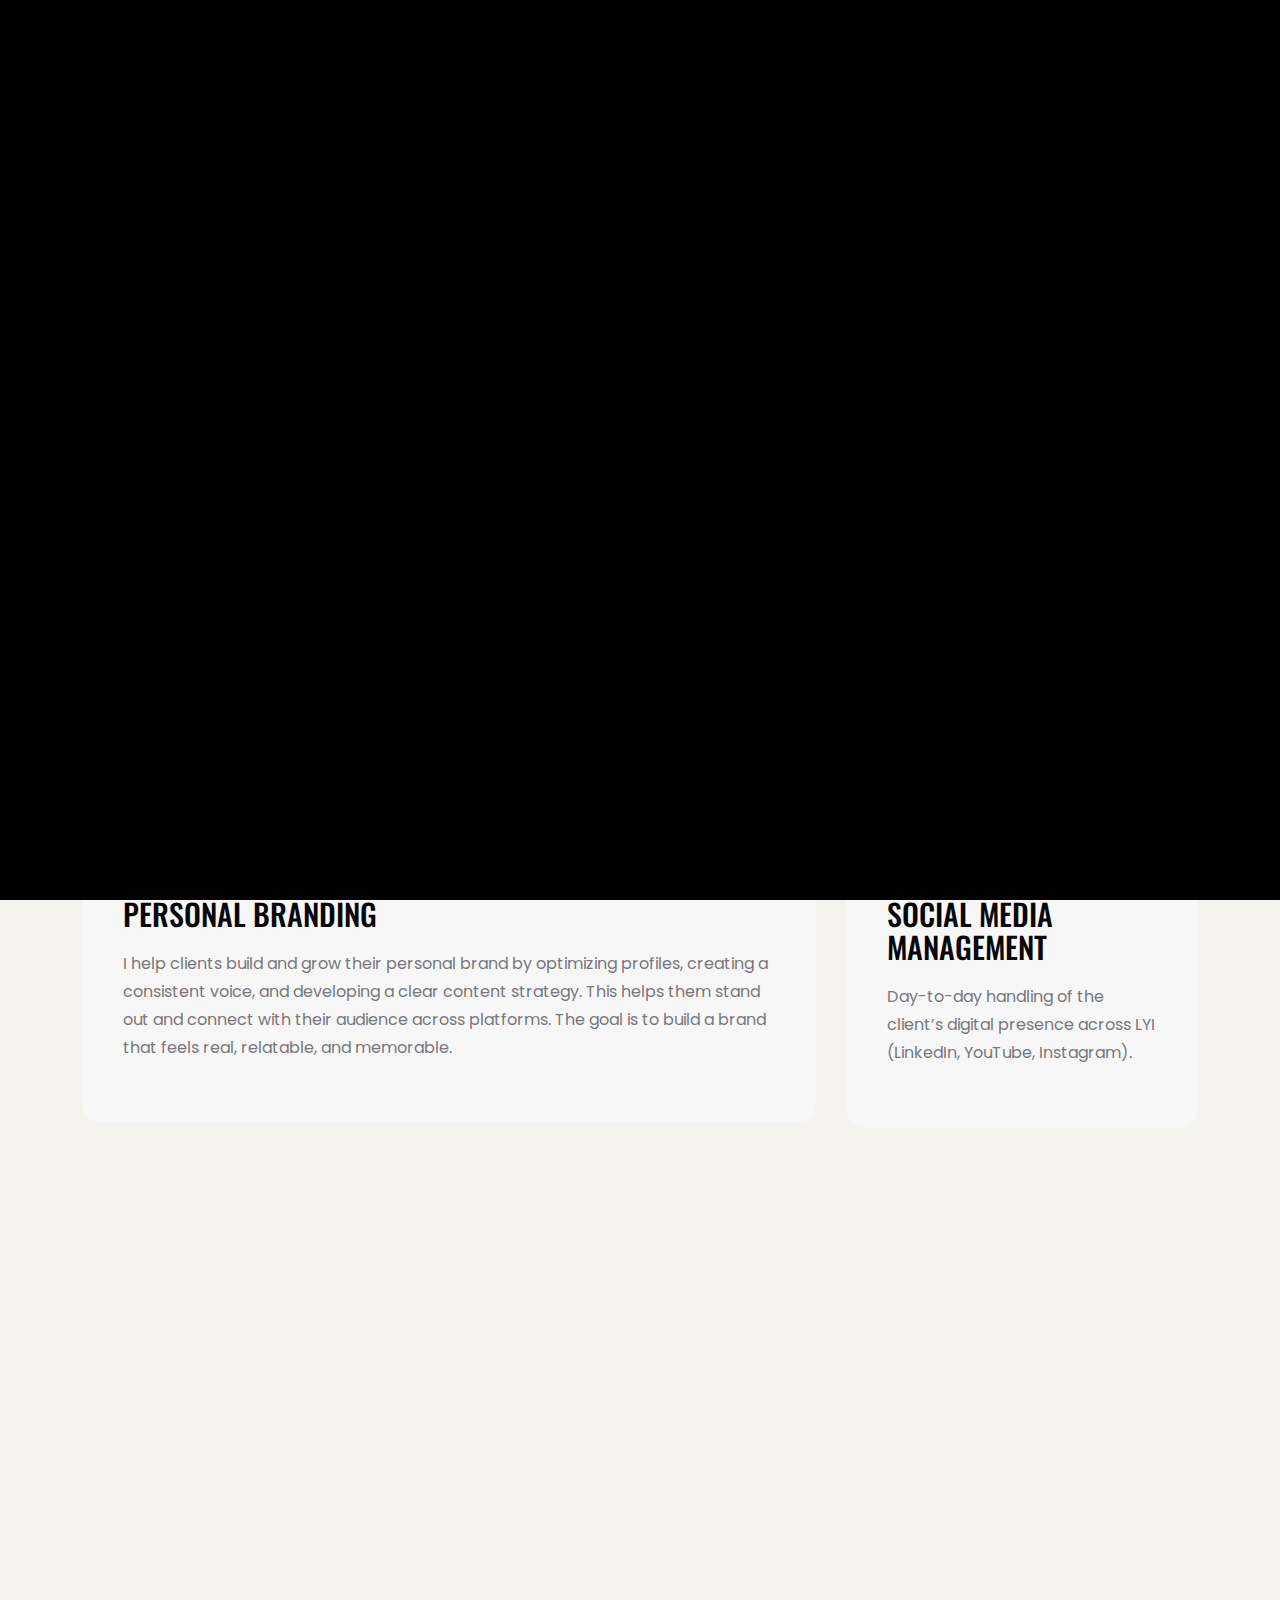
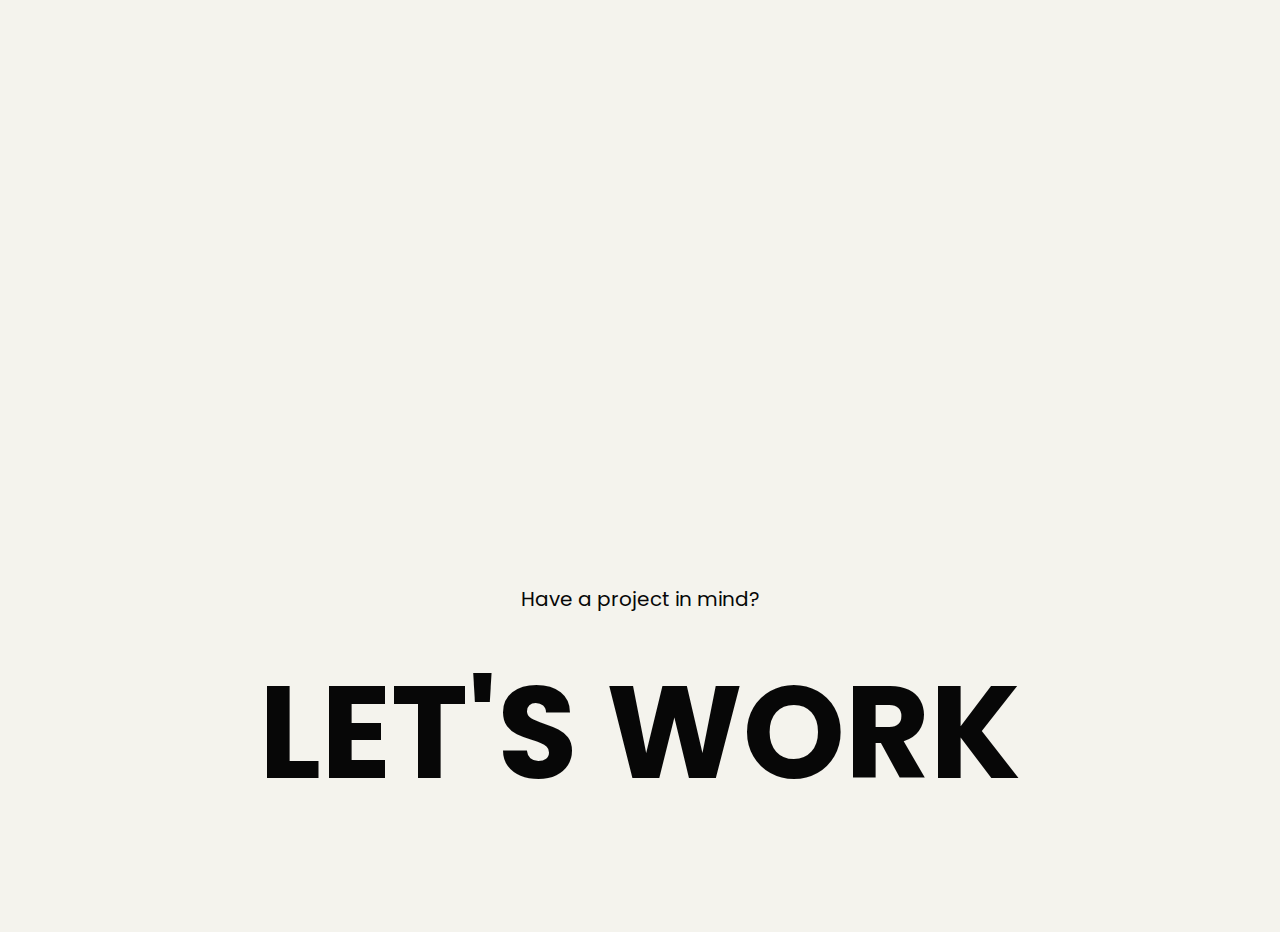
<file: service.html>
<!DOCTYPE html>
<html lang="en">

<head>
    <!-- META -->
    <meta charset="utf-8">
    <meta http-equiv="X-UA-Compatible" content="IE=edge">
    <meta name="viewport" content="width=device-width, initial-scale=1">
    <meta name="description" content="Nino - Modern Portfolio Template">
    <meta name="keywords" content="personal, portfolio new, html, one page, bootstrap, new html template, design, creative, onepage, clean, modern">
    <meta name="author" content="Tanvir Hossain">
    <!-- PAGE TITLE -->
    <title>Anuj Hajari Services</title>
    <link rel="icon" type="image/x-icon" href="assets/images/favicon.jpg">
    <!-- ALL GOOGLE FONTS -->
    <link rel="preconnect" href="https://fonts.googleapis.com">
    <link rel="preconnect" href="https://fonts.gstatic.com" crossorigin>
    <link href="https://fonts.googleapis.com/css2?family=Oswald:wght@200..700&family=Poppins:ital,wght@0,100;0,200;0,300;0,400;0,500;0,600;0,700;0,800;0,900;1,100;1,200;1,300;1,400;1,500;1,600;1,700;1,800;1,900&display=swap" rel="stylesheet">
    <!-- BOOTSTRAP CSS -->
    <link rel="stylesheet" href="assets/css/bootstrap.min.css" />
    <!-- FONT AWESOME CSS -->
    <link rel="stylesheet" href="assets/css/font-awesome-pro.css" />
    <!-- FONT AWESOME CSS -->
    <link rel="stylesheet" href="assets/fonts/remixicon.css" />
    <!-- MAGNIFIC CSS -->
    <link rel="stylesheet" href="assets/css/magnific-popup.css">
    <!-- NICE SELECT CSS -->
    <link rel="stylesheet" href="assets/css/nice-select.min.css" />
    <!-- ANIMATE CSS -->
    <link rel="stylesheet" href="assets/css/animate.min.css" />
    <!-- MOBILE MENU CSS -->
    <link rel="stylesheet" href="assets/css/mobilemenu.css" />
    <!-- SLICK CSS -->
    <link rel="stylesheet" href="assets/css/slick.min.css" />
    <!-- SPACING CSS -->
    <link rel="stylesheet" href="assets/css/spacing.css" />
    <!-- MAIN STYLE CSS -->
    <link rel="stylesheet" href="assets/css/style.css" />
    <!-- RESPONSIVE CSS -->
    <link rel="stylesheet" href="assets/css/responsive.css">

    <link rel="stylesheet" href="assets/css/custom.css">
    <!-- HTML5 shim and Respond.js IE8 support of HTML5 elements and media queries -->
    <!-- WARNING: Respond.js doesn't work if you view the page via file:// -->
    <!--[if lt IE 9]>
      <script src="https://oss.maxcdn.com/html5shiv/3.7.2/html5shiv.min.js"></script>
      <script src="https://oss.maxcdn.com/respond/1.4.2/respond.min.js"></script>
    <![endif]-->
</head>

<body>
    <!-- START PRELOADER AREA-->
    <div class="preloader">
        <svg viewbox="0 0 1000 1000" preserveaspectratio="none">
            <path id="preloaderSvg" d="M0,1005S175,995,500,995s500,5,500,5V0H0Z"></path>
        </svg>
        <div class="preloader-heading">
            <div class="load-text">
                <span>L</span>
                <span>o</span>
                <span>a</span>
                <span>d</span>
                <span>i</span>
                <span>n</span>
                <span>g</span>
            </div>
        </div>
    </div>
    <!-- END PRELOADER AREA -->
    <!-- START SCROOL UP DESIGN AREA -->
    <div class="progress-wrap cursor-pointer">
        <i class="ri-arrow-up-s-line"></i>
        <svg class="progress-circle svg-content" width="100%" height="100%" viewBox="-1 -1 102 102">
            <path d="M50,1 a49,49 0 0,1 0,98 a49,49 0 0,1 0,-98" />
        </svg>
    </div>
    <!-- / END SCROOL UP DESIGN AREA -->
    <!-- START MAGIC CURSOR AND BALL AREA-->
    <div id="magic-cursor">
        <div id="ball"></div>
    </div>
    <!-- / END MAGIC CURSOR AND BALL AREA-->
    <!-- START MENU DESIGN AREA-->
    <header class="main-header">
        <div class="header-upper">
            <div class="container">
                <div class="header-inner">
                    <div class="row align-items-center">
                        <div class="col-xl-2 col-lg-2 col-md-6 col-6 col-sm-3">
                            <a href="./contact.html">
                                <div class="logo-area available-btn">
                                    <i class='ri-circle-fill'></i>
                                    <span>Available For Work</span>
                                </div>
                            </a>
                        </div>
                        <div class="col-xl-10 col-lg-10 col-md-6 col-6 col-sm-9">
                            <div class="main-menu">
                                <nav id="mobile-menu">
                                    <ul>
                                        <li><a href="index.html" class="linkstyle">Home</a></li>
                                        <li><a href="about.html" class="linkstyle">about</a></li>
                                        <li><a href="service.html" class="linkstyle">services</a></li>
                                        <li class="has-dropdown"><a href="#" class="linkstyle">Portfolio</a>
                                            <ul class="sub-menu">
                                                <li><a href="instagram-portfolio.html">Instagram Portfolio</a></li>
                                                <li><a href="linkedin-portfolio.html">Linkedin Portfolio</a></li>
                                                <li><a href="youtube-portfolio.html">Youtube Portfolio</a></li>
                                            </ul>
                                        </li>
                                        <li><a href="stories.html" class="linkstyle">Stories</a></li>
                                        <li><a href="contact.html" class="linkstyle">Contact</a></li>
                                    </ul>
                                </nav>
                            </div>
                            <div class="side-menu-icon d-lg-none text-end">
                                <a href="javascript:void(0)" class="info-toggle-btn f-right sidebar-toggle-btn"><i class="fal fa-bars"></i></a>
                            </div>
                        </div>
                    </div>
                </div>
            </div>
        </div>
    </header>
    <!-- // END MENU DESIGN AREA-->
    <!-- START MOBILE MENU DESIGN AREA-->
    <div class="sidebar__area">
        <div class="sidebar__wrapper">
            <div class="sidebar__close">
                <button class="sidebar__close-btn" id="sidebar__close-btn">
                    <i class="fal fa-times"></i>
                </button>
            </div>
            <div class="sidebar__content mt-50 mb-20">
                <div class="mobile-menu fix"></div>
            </div>
        </div>
    </div>
    <div class="body-overlay"></div>
    <!-- // END MOBILE MENU DESIGN AREA-->
    <!-- START SINGLE PAGE DESIGN AREA -->
    <section class="single-page-hero-area">
        <div class="container">
            <div class="row align-items-center">
                <div class="col-lg-12">
                    <h2>Services</h2>
                </div>
            </div>
        </div>
    </section>
    <!-- // END SINGLE PAGE DESIGN AREA -->
       <!-- START SERVICE DESIGN AREA -->
       <section id="services" class="services-area">
        <div class="container">
            <div class="row">
                <div class="col-xl-12 col-lg-12">
                    <div class="section-title section-black-title wow fadeInUp delay-0-2s">
                        <h2>Services</h2>
                    </div>
                </div>
            </div>
            <div class="row">
                <!-- START SINGLE SERVICE DESIGN AREA -->
                <div class="col-lg-8 col-md-7">
                    <div class="service-item wow fadeInUp delay-0-2s">
                        <!-- <i class="ri-arrow-right-up-line"></i> -->
                        <h5>01</h5>
                        <h4>Personal Branding</h4>
                        <p>I help clients build and grow their personal brand by optimizing profiles, creating a consistent voice, and developing a clear content strategy. This helps them stand out and connect with their audience across platforms. The goal is to build a brand that feels real, relatable, and memorable.
                        </p>
                    </div>
                </div>
                <!-- / END SINGLE SERVICE DESIGN AREA -->
                <!-- START SINGLE SERVICE DESIGN AREA -->
                <div class="col-lg-4 col-md-5">
                    <div class="service-item wow fadeInUp delay-0-4s">
                        <!-- <i class="ri-arrow-right-up-line"></i> -->
                        <h5>02</h5>
                        <h4>Social Media Management</h4>
                        <p>Day-to-day handling of the client’s digital presence across LYI (LinkedIn, YouTube, Instagram).</p>
                    </div>
                </div>
                <!-- / END SINGLE SERVICE DESIGN AREA -->
                <!-- START SINGLE SERVICE DESIGN AREA -->
                <div class="col-lg-4 col-md-5">
                    <div class="service-item wow fadeInUp delay-0-6s">
                        <!-- <i class="ri-arrow-right-up-line"></i> -->
                        <h5>03</h5>
                        <h4>Content Strategy</h4>
                        <p>Strategize content that aligns with brand goals, audience needs, and platform trends.
                        </p>
                    </div>
                </div>
                <!-- / END SINGLE SERVICE DESIGN AREA -->
                <!-- START SINGLE SERVICE DESIGN AREA -->
                <div class="col-lg-8 col-md-7">
                    <div class="service-item wow fadeInUp delay-0-8s">
                        <!-- <i class="ri-arrow-right-up-line"></i> -->
                        <h5>04</h5>
                        <h4>Platform Growth & Inbound Leads</h4>
                        <p>I focus on understanding each platform to strategically grow followers, boost engagement, and generate quality inbound leads. My approach ensures consistent growth and meaningful audience connections.
                        </p>
                    </div>
                </div>
                <!-- / END SINGLE SERVICE DESIGN AREA -->
                <!-- START SINGLE SERVICE DESIGN AREA -->
                <div class="col-lg-8 col-md-7">
                    <div class="service-item wow fadeInUp delay-0-2s">
                        <!-- <i class="ri-arrow-right-up-line"></i> -->
                        <h5>05</h5>
                        <h4>Consulting & Mentorship</h4>
                        <p>I guide and support creators, coaches, and solopreneurs in building their personal brand with a DIY approach. Whether it’s strategy or execution, I help simplify the process so they can grow with confidence and clarity.
                        </p>
                    </div>
                </div>
                <!-- / END SINGLE SERVICE DESIGN AREA -->
                <!-- START SINGLE SERVICE DESIGN AREA -->
                <div class="col-lg-4 col-md-5">
                    <div class="service-item wow fadeInUp delay-0-4s">
                        <!-- <i class="ri-arrow-right-up-line"></i> -->
                        <h5>06</h5>
                        <h4>Brand Strategy</h4>
                        <p>Define the bigger picture: who you are, what you stand for, and how you communicate it across platforms.
                        </p>
                    </div>
                </div>
                <!-- / END SINGLE SERVICE DESIGN AREA -->
            </div>
        </div>
    </section>
    <!-- / END SERVICE DESIGN AREA -->

    <!-- START FOOTER DESIGN AREA -->
    <footer class="main-footer">
        <div class="container">
            <div class="row">
                <div class="col-lg-12">
                    <div class="footer-top">
                        <p> Have a project in mind?</p>
                        <h2><a href="./contact.html">let's work</a></h2>
                    </div>
                </div>
            </div>
            <div class="row">
                <!-- <div class="col-lg-6 col-sm-6">
                    <p class="copy-left-text">Developed by <a href="https://shubhamsharmadev.netlify.app/">Shubham Sharma</a></p>
                </div>
                <div class="col-lg-6 col-sm-6">
                    <p class="copy-right-text">&copy; Copyright 2025</p>
                </div> -->
            </div>
        </div>
    </footer>
    <!-- / END FOOTER DESIGN AREA -->
    <!-- JQUERY JS -->
    <script src="assets/js/jquery-3.6.0.min.js"></script>
    <!-- BOOTSTRAP JS-->
    <script src="assets/js/bootstrap.min.js"></script>
    <!-- APPEAR JS -->
    <script src="assets/js/appear.min.js"></script>
    <!-- MAGNIFICANT JS -->
    <script src="assets/js/jquery.magnific-popup.min.js"></script>
    <!-- MOBILE MENU JS-->
    <script src="assets/js/mobilemenu.js"></script>
    <!-- GSAP AND LOCOMOTIV JS-->
    <script src="assets/js/gsap.min.js"></script>
    <script src="assets/js/ScrollTrigger.min.js"></script>
    <script src="assets/js/lenis.js"></script>
    <!-- SLICK JS-->
    <script src="assets/js/slick.min.js"></script>
    <!-- NICE SELECT JS-->
    <script src="assets/js/jquery.nice-select.min.js"></script>
    <!-- IMAGE LOADER JS-->
    <script src="assets/js/imagesloaded.pkgd.min.js"></script>
    <!-- ISOTOPE JS-->
    <script src="assets/js/isotope.pkgd.min.js"></script>
    <!--  WOW ANIMATION JS-->
    <script src="assets/js/wow.min.js"></script>
    <!-- SCRIPT JS-->
    <script src="assets/js/script.js"></script>
</body>

</html>
</file>
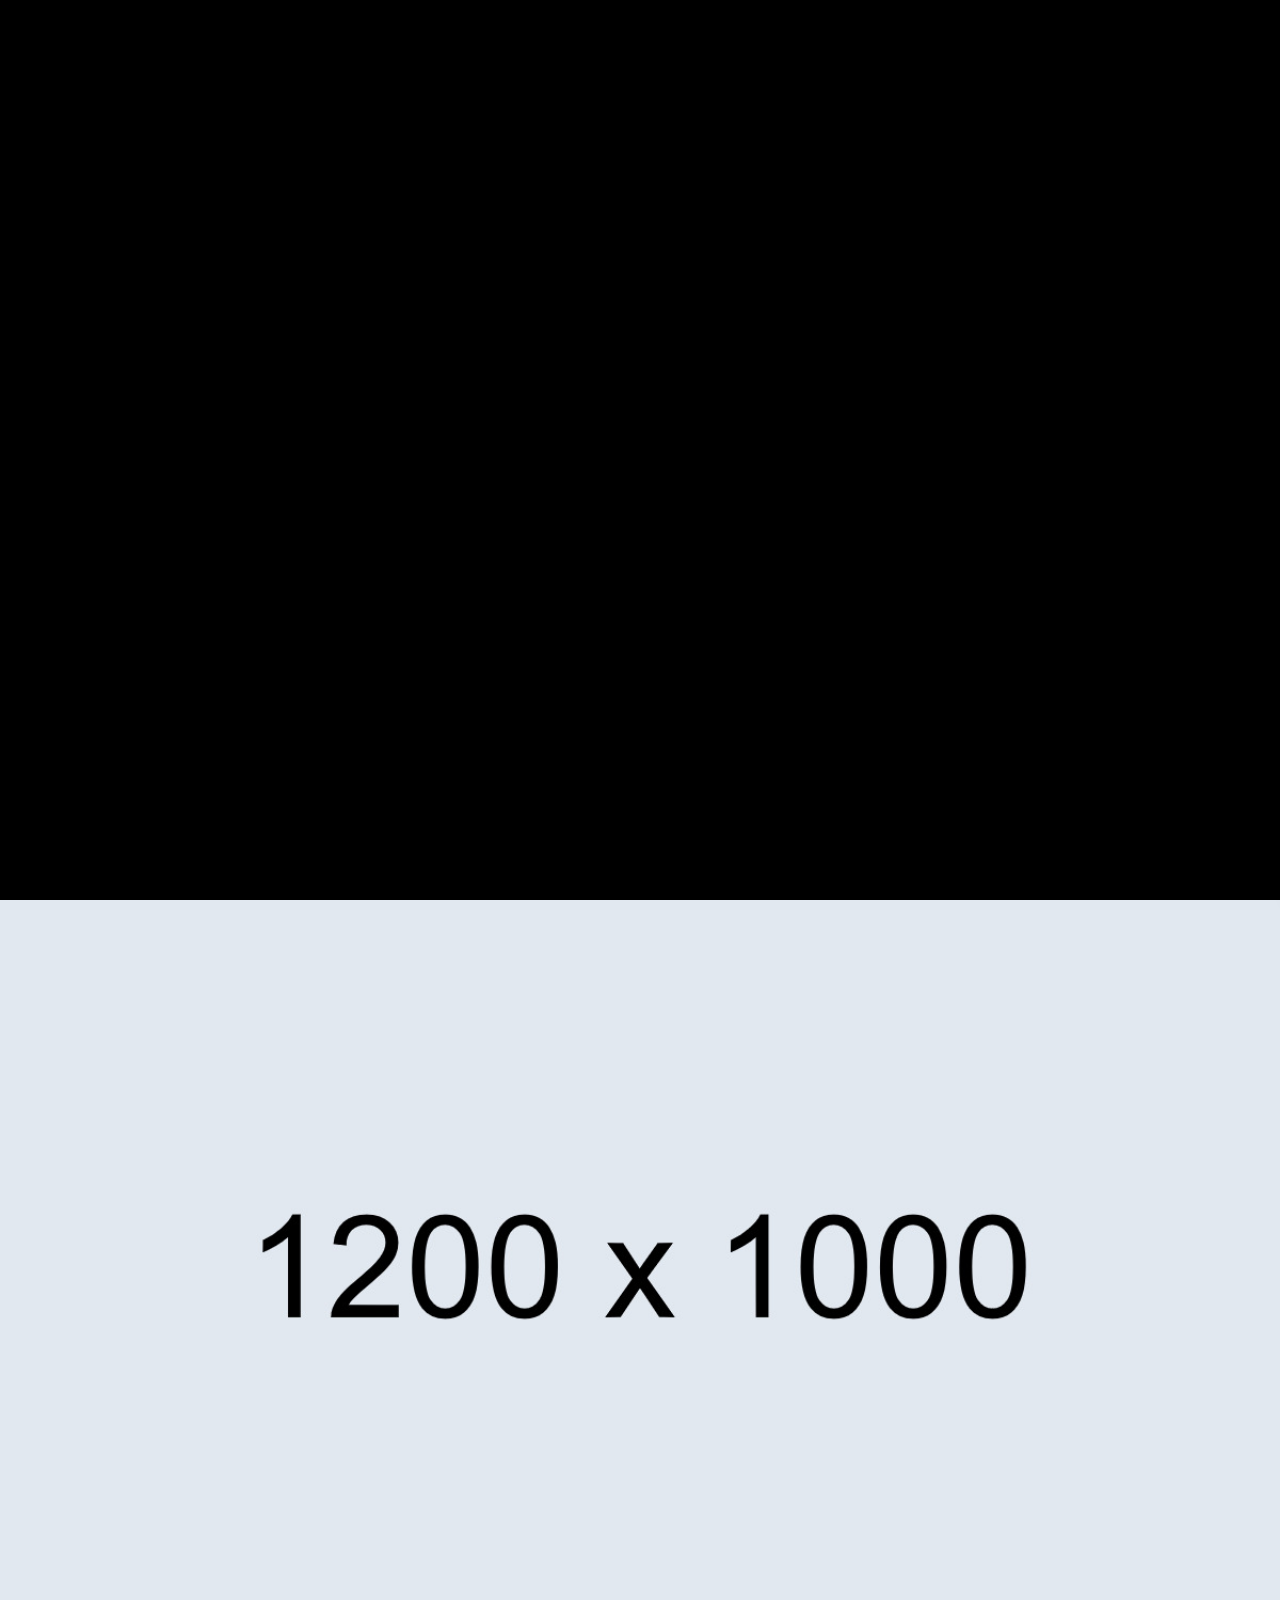
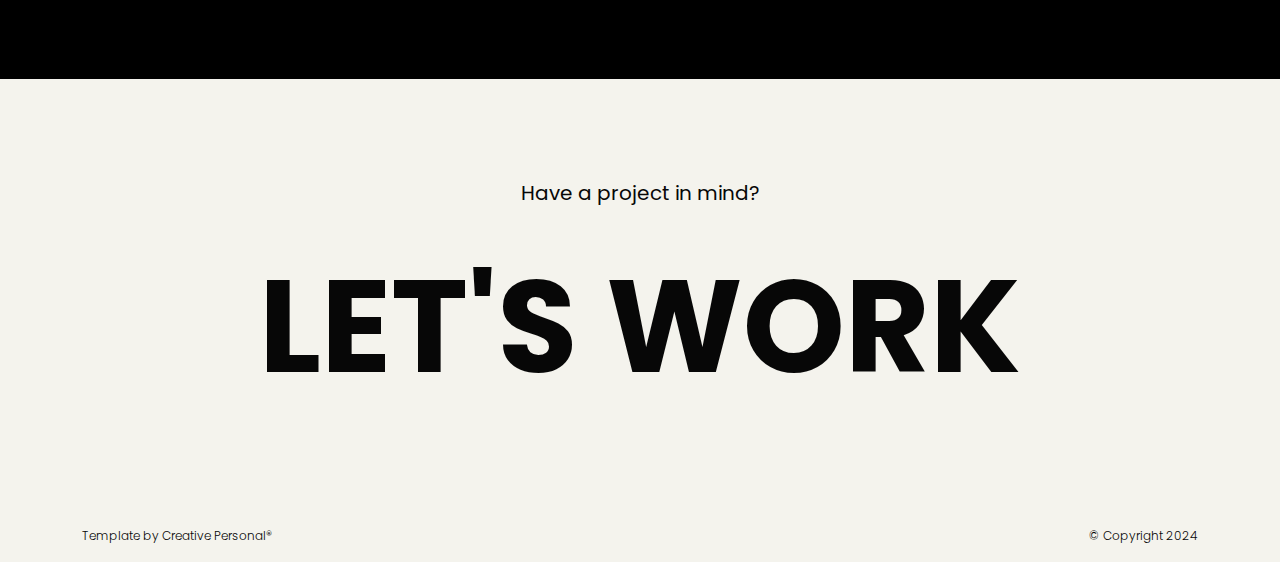
<file: single-project.html>
<!DOCTYPE html>
<html lang="en">

<head>
    <!-- META -->
    <meta charset="utf-8">
    <meta http-equiv="X-UA-Compatible" content="IE=edge">
    <meta name="viewport" content="width=device-width, initial-scale=1">
    <meta name="description" content="Nino - Modern Portfolio Template">
    <meta name="keywords" content="personal, portfolio new, html, one page, bootstrap, new html template, design, creative, onepage, clean, modern">
    <meta name="author" content="Tanvir Hossain">
    <!-- PAGE TITLE -->
    <title>Anuj Hajari</title>
    <link rel="icon" type="image/x-icon" href="assets/images/favicon.jpg">
    <!-- ALL GOOGLE FONTS -->
    <link rel="preconnect" href="https://fonts.googleapis.com">
    <link rel="preconnect" href="https://fonts.gstatic.com" crossorigin>
    <link href="https://fonts.googleapis.com/css2?family=Oswald:wght@200..700&family=Poppins:ital,wght@0,100;0,200;0,300;0,400;0,500;0,600;0,700;0,800;0,900;1,100;1,200;1,300;1,400;1,500;1,600;1,700;1,800;1,900&display=swap" rel="stylesheet">
    <!-- BOOTSTRAP CSS -->
    <link rel="stylesheet" href="assets/css/bootstrap.min.css" />
    <!-- FONT AWESOME CSS -->
    <link rel="stylesheet" href="assets/css/font-awesome-pro.css" />
    <!-- FONT AWESOME CSS -->
    <link rel="stylesheet" href="assets/fonts/remixicon.css" />
    <!-- MAGNIFIC CSS -->
    <link rel="stylesheet" href="assets/css/magnific-popup.css">
    <!-- NICE SELECT CSS -->
    <link rel="stylesheet" href="assets/css/nice-select.min.css" />
    <!-- ANIMATE CSS -->
    <link rel="stylesheet" href="assets/css/animate.min.css" />
    <!-- MOBILE MENU CSS -->
    <link rel="stylesheet" href="assets/css/mobilemenu.css" />
    <!-- SLICK CSS -->
    <link rel="stylesheet" href="assets/css/slick.min.css" />
    <!-- SPACING CSS -->
    <link rel="stylesheet" href="assets/css/spacing.css" />
    <!-- MAIN STYLE CSS -->
    <link rel="stylesheet" href="assets/css/style.css" />
    <!-- RESPONSIVE CSS -->
    <link rel="stylesheet" href="assets/css/responsive.css">
    <!-- HTML5 shim and Respond.js IE8 support of HTML5 elements and media queries -->
    <!-- WARNING: Respond.js doesn't work if you view the page via file:// -->
    <!--[if lt IE 9]>
      <script src="https://oss.maxcdn.com/html5shiv/3.7.2/html5shiv.min.js"></script>
      <script src="https://oss.maxcdn.com/respond/1.4.2/respond.min.js"></script>
    <![endif]-->
</head>

<body>
    <!-- START PRELOADER AREA-->
    <div class="preloader">
        <svg viewbox="0 0 1000 1000" preserveaspectratio="none">
            <path id="preloaderSvg" d="M0,1005S175,995,500,995s500,5,500,5V0H0Z"></path>
        </svg>
        <div class="preloader-heading">
            <div class="load-text">
                <span>L</span>
                <span>o</span>
                <span>a</span>
                <span>d</span>
                <span>i</span>
                <span>n</span>
                <span>g</span>
            </div>
        </div>
    </div>
    <!-- END PRELOADER AREA -->
    <!-- START SCROOL UP DESIGN AREA -->
    <div class="progress-wrap cursor-pointer">
        <i class="ri-arrow-up-s-line"></i>
        <svg class="progress-circle svg-content" width="100%" height="100%" viewBox="-1 -1 102 102">
            <path d="M50,1 a49,49 0 0,1 0,98 a49,49 0 0,1 0,-98" />
        </svg>
    </div>
    <!-- / END SCROOL UP DESIGN AREA -->
    <!-- START MAGIC CURSOR AND BALL AREA-->
    <div id="magic-cursor">
        <div id="ball"></div>
    </div>
    <!-- / END MAGIC CURSOR AND BALL AREA-->
    <!-- START MENU DESIGN AREA-->
    <header class="main-header">
        <div class="header-upper">
            <div class="container">
                <div class="header-inner">
                    <div class="row align-items-center">
                        <div class="col-xl-2 col-lg-2 col-md-6 col-6 col-sm-3">
                            <div class="logo-area">
                                <div class="logo">
                                    <a href="index.html"><img src="assets/images/logo.png" alt=""></a>
                                </div>
                            </div>
                        </div>
                        <div class="col-xl-10 col-lg-10 col-md-6 col-6 col-sm-9">
                            <div class="main-menu">
                                <nav id="mobile-menu">
                                    <ul>
                                        <li><a href="index.html" class="linkstyle">Home</a></li>
                                        <li><a href="about.html" class="linkstyle">about</a></li>
                                        <li><a href="service.html" class="linkstyle">services</a></li>
                                        <li class="has-dropdown"><a href="projects.html" class="linkstyle">projects</a>
                                            <ul class="sub-menu">
                                                <li><a href="projects.html">Projects List</a></li>
                                                <li><a href="single-project.html">Single Portfolio</a></li>
                                            </ul>
                                        </li>
                                        <li><a href="blog.html" class="linkstyle">Blog</a></li>
                                        <li><a href="contact.html" class="linkstyle">Contact</a></li>
                                    </ul>
                                </nav>
                            </div>
                            <div class="side-menu-icon d-lg-none text-end">
                                <a href="javascript:void(0)" class="info-toggle-btn f-right sidebar-toggle-btn"><i class="fal fa-bars"></i></a>
                            </div>
                        </div>
                    </div>
                </div>
            </div>
        </div>
    </header>
    <!-- // END MENU DESIGN AREA-->
    <!-- START MOBILE MENU DESIGN AREA-->
    <div class="sidebar__area">
        <div class="sidebar__wrapper">
            <div class="sidebar__close">
                <button class="sidebar__close-btn" id="sidebar__close-btn">
                    <i class="fal fa-times"></i>
                </button>
            </div>
            <div class="sidebar__content mt-50 mb-20">
                <div class="mobile-menu fix"></div>
            </div>
        </div>
    </div>
    <div class="body-overlay"></div>
    <!-- // END MOBILE MENU DESIGN AREA-->
    <!-- START SINGLE PAGE DESIGN AREA -->
    <section class="single-page-hero-area">
        <div class="container">
            <div class="row align-items-center">
                <div class="col-lg-12">
                    <h2>Branch with Flowers</h2>
                    <p>Fill out the form below to get in touch with me. I'm always excited to hear about new opportunities and I'll do my best to respond to your inquiry within 24 hours.</p>
                </div>
            </div>
        </div>
    </section>
    <!-- // END SINGLE PAGE DESIGN AREA -->
    <!-- START SINGLE PAGE DETAILS DESIGN AREA -->
    <div class="single-project-page-design">
        <div class="single-project-image">
            <img src="assets/images/projects/work2.jpg" alt="image">
        </div>
        <div class="container pt-60 pb-40">
            <div class="row">
                <div class="col-lg-4">
                    <!-- START SINGLE LEFT DESIGN AREA -->
                    <div class="single-project-page-left wow fadeInUp delay-0-2s">
                        <div class="single-info">
                            <p>Year</p>
                            <h3>2024</h3>
                        </div>
                        <div class="single-info">
                            <p>Client</p>
                            <h3>Bento Studio</h3>
                        </div>
                        <div class="single-info">
                            <p>Services</p>
                            <h3>Web Design</h3>
                        </div>
                        <div class="single-info">
                            <p>Project</p>
                            <h3>Creative</h3>
                        </div>
                    </div>
                    <!-- / END SINGLE LEFT DESIGN AREA -->
                </div>
                <!-- START SINGLE RIGHT DESIGN AREA -->
                <div class="col-lg-8">
                    <div class="single-project-page-right wow fadeInUp delay-0-4s">
                        <h2>
                            Description
                        </h2>
                        <p>Lorem ipsum dolor sit amet, consectetur adipiscing elit utsadi sfejdis aliquam, purus sit amet luctus venenatis, lectus magna sansit trandis fringilla urna, porttitor rhoncus dolor purus non enim dollors praesent tabasi elementum facilisis leo.</p>
                        <p>Contrary to popular belief, Lorem Ipsum is not simply random text. It has roots in a piece of classical Latin literature from 45 BC, making it over 2000 years old. Richard McClintock, a Latin professor at Hampden-Sydney College in Virginia, looked up one of the more obscure Latin words, consectetur, from a Lorem Ipsum passage, and going through the cites of the word in classical literature, discovered the undoubtable sourc consectetur, from a Lorem Ipsum passage, and going through the cites of the word in classical literature, discovered the undoubtable source.</p>
                    </div>
                </div>
                <!-- / END SINGLE RIGHT DESIGN AREA -->
            </div>
            <!-- START SINGLE PAGE GALLERY DESIGN AREA -->
            <div class="row pt-60">
                <div class="col-lg-6">
                    <a href="assets/images/projects/work1.jpg" class="work-popup">
                        <div class="single-image wow fadeInUp delay-0-2s">
                            <img src="assets/images/projects/work1.jpg" alt="gallery">
                        </div>
                    </a>
                </div>
                <div class="col-lg-6">
                    <a href="assets/images/projects/work2.jpg" class="work-popup">
                        <div class="single-image wow fadeInUp delay-0-4s">
                            <img src="assets/images/projects/work2.jpg" alt="gallery">
                        </div>
                    </a>
                </div>
                <div class="col-lg-6">
                    <a href="assets/images/projects/work3.jpg" class="work-popup">
                        <div class="single-image wow fadeInUp delay-0-6s">
                            <img src="assets/images/projects/work3.jpg" alt="gallery">
                        </div>
                    </a>
                </div>
                <div class="col-lg-6">
                    <a href="assets/images/projects/work4.jpg" class="work-popup">
                        <div class="single-image wow fadeInUp delay-0-8s">
                            <img src="assets/images/projects/work4.jpg" alt="gallery">
                        </div>
                    </a>
                </div>
            </div>
            <!--  / END SINGLE PAGE GALLERY DESIGN AREA -->
        </div>
    </div>
    <!-- / END SINGLE PAGE DETAILS DESIGN AREA -->
    <!-- START FOOTER DESIGN AREA -->
    <footer class="main-footer">
        <div class="container">
            <div class="row">
                <div class="col-lg-12">
                    <div class="footer-top">
                        <p> Have a project in mind?</p>
                        <h2><a href="mailto:hello@websitename.com">let's work</a></h2>
                    </div>
                </div>
            </div>
            <div class="row">
                <div class="col-lg-6 col-sm-6">
                    <p class="copy-left-text">Template by <a href="https://themeforest.net/user/creativepersonal/portfolio">Creative Personal®</a></p>
                </div>
                <div class="col-lg-6 col-sm-6">
                    <p class="copy-right-text">&copy; Copyright 2024</p>
                </div>
            </div>
        </div>
    </footer>
    <!-- / END FOOTER DESIGN AREA -->
    <!-- JQUERY JS -->
    <script src="assets/js/jquery-3.6.0.min.js"></script>
    <!-- BOOTSTRAP JS-->
    <script src="assets/js/bootstrap.min.js"></script>
    <!-- APPEAR JS -->
    <script src="assets/js/appear.min.js"></script>
    <!-- MAGNIFICANT JS -->
    <script src="assets/js/jquery.magnific-popup.min.js"></script>
    <!-- MOBILE MENU JS-->
    <script src="assets/js/mobilemenu.js"></script>
    <!-- GSAP AND LOCOMOTIV JS-->
    <script src="assets/js/gsap.min.js"></script>
    <script src="assets/js/ScrollTrigger.min.js"></script>
    <script src="assets/js/lenis.js"></script>
    <!-- SLICK JS-->
    <script src="assets/js/slick.min.js"></script>
    <!-- NICE SELECT JS-->
    <script src="assets/js/jquery.nice-select.min.js"></script>
    <!-- IMAGE LOADER JS-->
    <script src="assets/js/imagesloaded.pkgd.min.js"></script>
    <!-- ISOTOPE JS-->
    <script src="assets/js/isotope.pkgd.min.js"></script>
    <!--  WOW ANIMATION JS-->
    <script src="assets/js/wow.min.js"></script>
    <!-- SCRIPT JS-->
    <script src="assets/js/script.js"></script>
</body>

</html>
</file>
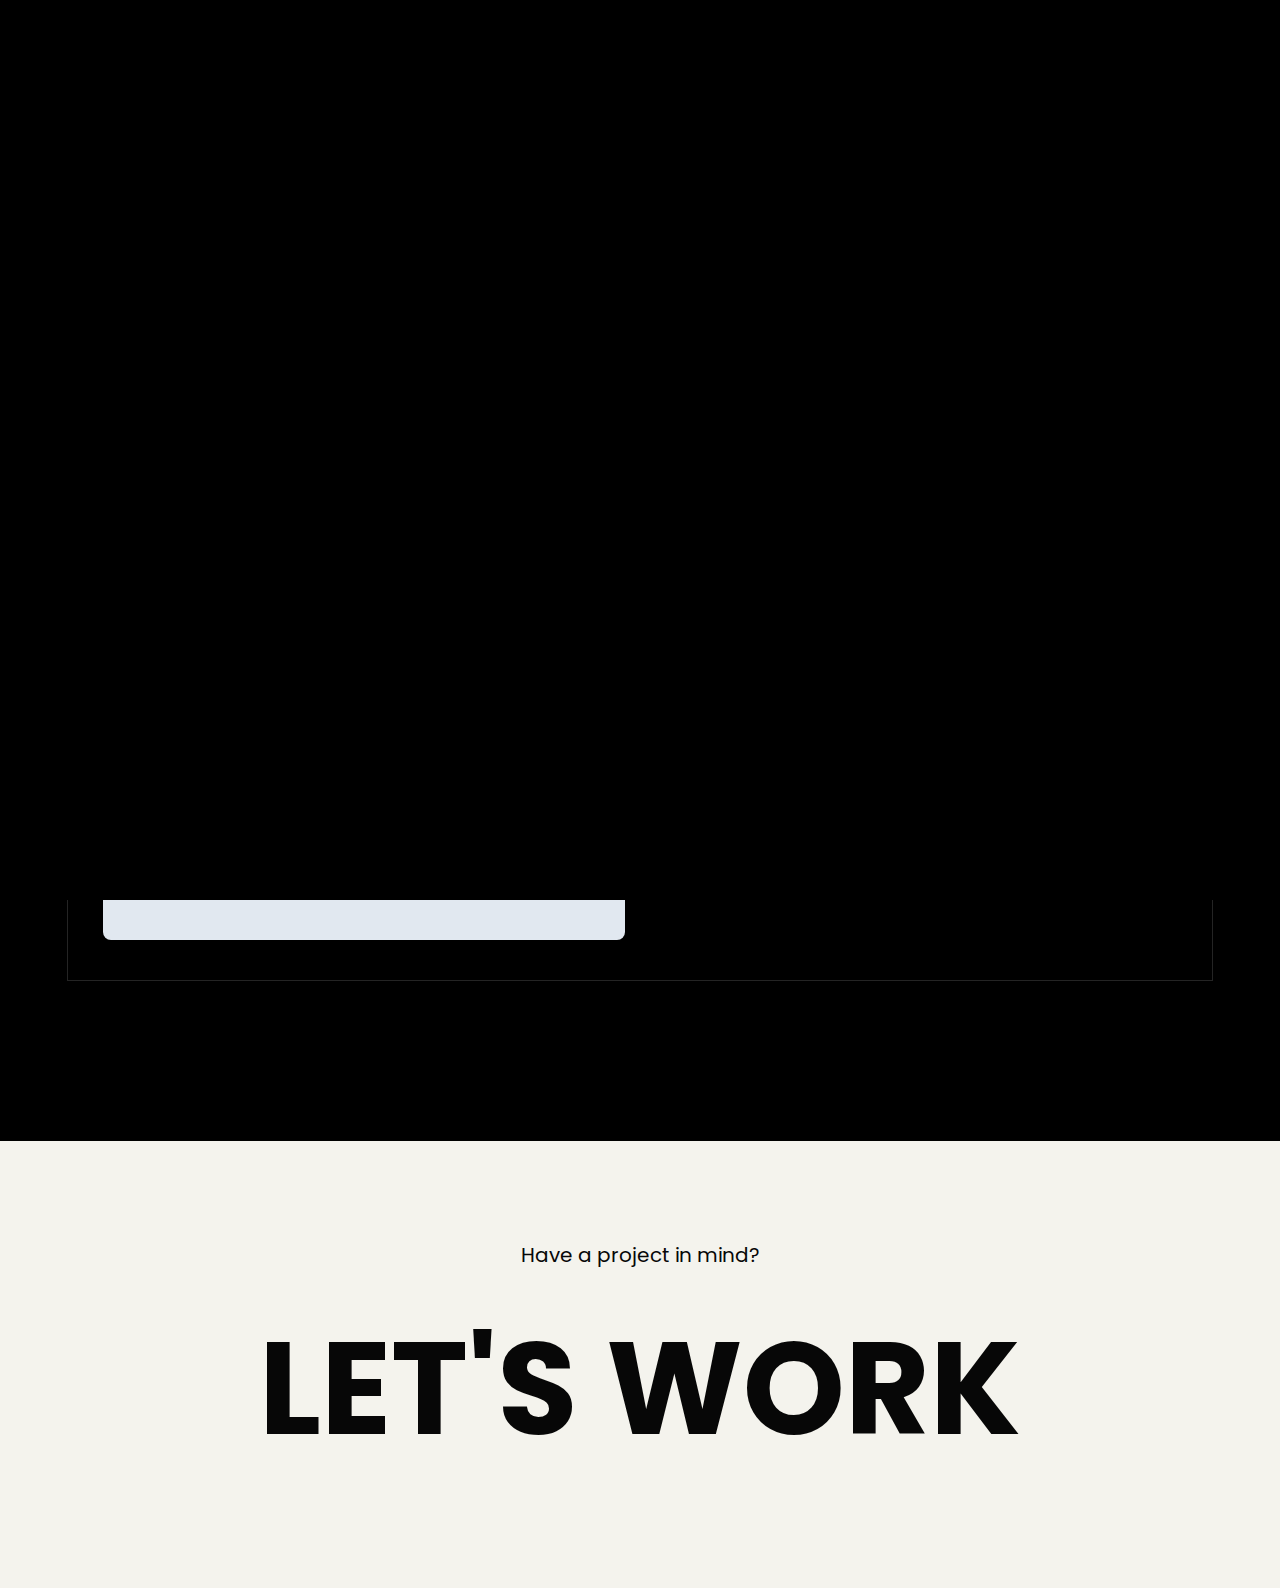
<file: stories.html>
<!DOCTYPE html>
<html lang="en">

<head>
    <!-- META -->
    <meta charset="utf-8">
    <meta http-equiv="X-UA-Compatible" content="IE=edge">
    <meta name="viewport" content="width=device-width, initial-scale=1">
    <meta name="description" content="Anuj Hajari - Social Media Expert">
    <meta name="keywords" content="personal, portfolio new, html, one page, bootstrap, new html template, design, creative, onepage, clean, modern">
    <meta name="author" content="Tanvir Hossain">
    <!-- PAGE TITLE -->
    <title>Anuj Hajari Stories</title>
    <link rel="icon" type="image/x-icon" href="assets/images/favicon.jpg">
    <!-- ALL GOOGLE FONTS -->
    <link rel="preconnect" href="https://fonts.googleapis.com">
    <link rel="preconnect" href="https://fonts.gstatic.com" crossorigin>
    <link href="https://fonts.googleapis.com/css2?family=Oswald:wght@200..700&family=Poppins:ital,wght@0,100;0,200;0,300;0,400;0,500;0,600;0,700;0,800;0,900;1,100;1,200;1,300;1,400;1,500;1,600;1,700;1,800;1,900&display=swap" rel="stylesheet">
    <!-- BOOTSTRAP CSS -->
    <link rel="stylesheet" href="assets/css/bootstrap.min.css" />
    <!-- FONT AWESOME CSS -->
    <link rel="stylesheet" href="assets/css/font-awesome-pro.css" />
    <!-- FONT AWESOME CSS -->
    <link rel="stylesheet" href="assets/fonts/remixicon.css" />
    <!-- MAGNIFIC CSS -->
    <link rel="stylesheet" href="assets/css/magnific-popup.css">
    <!-- NICE SELECT CSS -->
    <link rel="stylesheet" href="assets/css/nice-select.min.css" />
    <!-- ANIMATE CSS -->
    <link rel="stylesheet" href="assets/css/animate.min.css" />
    <!-- MOBILE MENU CSS -->
    <link rel="stylesheet" href="assets/css/mobilemenu.css" />
    <!-- SLICK CSS -->
    <link rel="stylesheet" href="assets/css/slick.min.css" />
    <!-- SPACING CSS -->
    <link rel="stylesheet" href="assets/css/spacing.css" />
    <!-- MAIN STYLE CSS -->
    <link rel="stylesheet" href="assets/css/style.css" />
    <!-- RESPONSIVE CSS -->
    <link rel="stylesheet" href="assets/css/responsive.css">

    <link rel="stylesheet" href="assets/css/custom.css">
    <!-- HTML5 shim and Respond.js IE8 support of HTML5 elements and media queries -->
    <!-- WARNING: Respond.js doesn't work if you view the page via file:// -->
    <!--[if lt IE 9]>
      <script src="https://oss.maxcdn.com/html5shiv/3.7.2/html5shiv.min.js"></script>
      <script src="https://oss.maxcdn.com/respond/1.4.2/respond.min.js"></script>
    <![endif]-->
</head>

<body>
    <!-- START PRELOADER AREA-->
    <div class="preloader">
        <svg viewbox="0 0 1000 1000" preserveaspectratio="none">
            <path id="preloaderSvg" d="M0,1005S175,995,500,995s500,5,500,5V0H0Z"></path>
        </svg>
        <div class="preloader-heading">
            <div class="load-text">
                <span>L</span>
                <span>o</span>
                <span>a</span>
                <span>d</span>
                <span>i</span>
                <span>n</span>
                <span>g</span>
            </div>
        </div>
    </div>
    <!-- END PRELOADER AREA -->
    <!-- START SCROOL UP DESIGN AREA -->
    <div class="progress-wrap cursor-pointer">
        <i class="ri-arrow-up-s-line"></i>
        <svg class="progress-circle svg-content" width="100%" height="100%" viewBox="-1 -1 102 102">
            <path d="M50,1 a49,49 0 0,1 0,98 a49,49 0 0,1 0,-98" />
        </svg>
    </div>
    <!-- / END SCROOL UP DESIGN AREA -->
    <!-- START MAGIC CURSOR AND BALL AREA-->
    <div id="magic-cursor">
        <div id="ball"></div>
    </div>
    <!-- / END MAGIC CURSOR AND BALL AREA-->
    <!-- START MENU DESIGN AREA-->
    <header class="main-header">
        <div class="header-upper">
            <div class="container">
                <div class="header-inner">
                    <div class="row align-items-center">
                        <div class="col-xl-2 col-lg-2 col-md-6 col-6 col-sm-3">
                            <a href="./contact.html">
                                <div class="logo-area available-btn">
                                    <i class='ri-circle-fill'></i>
                                    <span>Available For Work</span>
                                </div>
                            </a>
                        </div>
                        <div class="col-xl-10 col-lg-10 col-md-6 col-6 col-sm-9">
                            <div class="main-menu">
                                <nav id="mobile-menu">
                                    <ul>
                                        <li><a href="index.html" class="linkstyle">Home</a></li>
                                        <li><a href="about.html" class="linkstyle">about</a></li>
                                        <li><a href="service.html" class="linkstyle">services</a></li>
                                        <li class="has-dropdown"><a href="#" class="linkstyle">Portfolio</a>
                                            <ul class="sub-menu">
                                                <li><a href="instagram-portfolio.html">Instagram Portfolio</a></li>
                                                <li><a href="linkedin-portfolio.html">Linkedin Portfolio</a></li>
                                                <li><a href="youtube-portfolio.html">Youtube Portfolio</a></li>
                                            </ul>
                                        </li>
                                        <li><a href="stories.html" class="linkstyle">Stories</a></li>
                                        <li><a href="contact.html" class="linkstyle">Contact</a></li>
                                    </ul>
                                </nav>
                            </div>
                            <div class="side-menu-icon d-lg-none text-end">
                                <a href="javascript:void(0)" class="info-toggle-btn f-right sidebar-toggle-btn"><i class="fal fa-bars"></i></a>
                            </div>
                        </div>
                    </div>
                </div>
            </div>
        </div>
    </header>
    <!-- // END MENU DESIGN AREA-->
    <!-- START MOBILE MENU DESIGN AREA-->
    <div class="sidebar__area">
        <div class="sidebar__wrapper">
            <div class="sidebar__close">
                <button class="sidebar__close-btn" id="sidebar__close-btn">
                    <i class="fal fa-times"></i>
                </button>
            </div>
            <div class="sidebar__content mt-50 mb-20">
                <div class="mobile-menu fix"></div>
            </div>
        </div>
    </div>
    <div class="body-overlay"></div>
    <!-- // END MOBILE MENU DESIGN AREA-->
    <!-- START SINGLE PAGE DESIGN AREA -->
    <section class="single-page-hero-area">
        <div class="container">
            <div class="row align-items-center">
                <div class="col-lg-12">
                    <h2>Stories</h2>
                    <p>Stories, Advice, and Inspiration for the Curious Mind</p>
                </div>
            </div>
        </div>
    </section>
    <!-- // END SINGLE PAGE DESIGN AREA -->
    <!-- START VLOG DESIGN AREA -->
    <section class="blog-area">
        <div class="container">
            <!-- START SINGLE VLOG DESIGN AREA -->
            <div class="row blog-post-box align-items-center">
                <div class="col-lg-6">
                    <div class="blog-post-img">
                        <a href="#">
                            <img src="assets/images/blog/blog1.jpg" alt="">
                        </a>
                        <div class="blog-post-category">
                            <a href="#">Help</a>
                        </div>
                    </div>
                </div>
                <div class="col-lg-6">
                    <div class="blog-post-caption">
                        <h3>Posted on Aug 28</h3>
                        <h2><a class="link-decoration" href="#">Create a Landing Page That Performs Great</a></h2>
                        <a class="theme-btn theme-btn-two" href="#">Read more <i class="ri-arrow-right-line"></i></a>
                    </div>
                </div>
            </div>
            <!-- START SINGLE VLOG DESIGN AREA -->
            <!-- START SINGLE VLOG DESIGN AREA -->
            <!-- <div class="row blog-post-box align-items-center">
                <div class="col-lg-6">
                    <div class="blog-post-img">
                        <a href="#">
                            <img src="assets/images/blog/blog2.jpg" alt="">
                        </a>
                        <div class="blog-post-category">
                            <a href="#">Branding</a>
                        </div>
                    </div>
                </div>
                <div class="col-lg-6">
                    <div class="blog-post-caption">
                        <h3>Posted on Aug 28</h3>
                        <h2><a class="link-decoration" href="#">Starting and Growing a Career in Web Design</a></h2>
                        <a class="theme-btn theme-btn-two" href="#">Read more <i class="ri-arrow-right-line"></i></a>
                    </div>
                </div>
            </div> -->
            <!-- START SINGLE VLOG DESIGN AREA -->
            <!-- START SINGLE VLOG DESIGN AREA -->
            <!-- <div class="row blog-post-box align-items-center">
                <div class="col-lg-6">
                    <div class="blog-post-img">
                        <a href="#">
                            <img src="assets/images/blog/blog3.jpg" alt="">
                        </a>
                        <div class="blog-post-category">
                            <a href="#">Design</a>
                        </div>
                    </div>
                </div>
                <div class="col-lg-6">
                    <div class="blog-post-caption">
                        <h3>Posted on Aug 28</h3>
                        <h2><a class="link-decoration" href="#">How Can Designers Prepare for the Future?</a></h2>
                        <a class="theme-btn theme-btn-two" href="#">Read more <i class="ri-arrow-right-line"></i></a>
                    </div>
                </div>
            </div> -->
            <!-- START SINGLE VLOG DESIGN AREA -->
        </div>
    </section>
    <!-- / END VLOG DESIGN AREA -->

    <!-- START FOOTER DESIGN AREA -->
    <footer class="main-footer">
        <div class="container">
            <div class="row">
                <div class="col-lg-12">
                    <div class="footer-top">
                        <p> Have a project in mind?</p>
                        <h2><a href="./contact.html">let's work</a></h2>
                    </div>
                </div>
            </div>
            <div class="row">
                <!-- <div class="col-lg-6 col-sm-6">
                    <p class="copy-left-text">Developed by <a href="https://shubhamsharmadev.netlify.app/">Shubham Sharma</a></p>
                </div>
                <div class="col-lg-6 col-sm-6">
                    <p class="copy-right-text">&copy; Copyright 2025</p>
                </div> -->
            </div>
        </div>
    </footer>
    <!-- / END FOOTER DESIGN AREA -->
    <!-- JQUERY JS -->
    <script src="assets/js/jquery-3.6.0.min.js"></script>
    <!-- BOOTSTRAP JS-->
    <script src="assets/js/bootstrap.min.js"></script>
    <!-- APPEAR JS -->
    <script src="assets/js/appear.min.js"></script>
    <!-- MAGNIFICANT JS -->
    <script src="assets/js/jquery.magnific-popup.min.js"></script>
    <!-- MOBILE MENU JS-->
    <script src="assets/js/mobilemenu.js"></script>
    <!-- GSAP AND LOCOMOTIV JS-->
    <script src="assets/js/gsap.min.js"></script>
    <script src="assets/js/ScrollTrigger.min.js"></script>
    <script src="assets/js/lenis.js"></script>
    <!-- SLICK JS-->
    <script src="assets/js/slick.min.js"></script>
    <!-- NICE SELECT JS-->
    <script src="assets/js/jquery.nice-select.min.js"></script>
    <!-- IMAGE LOADER JS-->
    <script src="assets/js/imagesloaded.pkgd.min.js"></script>
    <!-- ISOTOPE JS-->
    <script src="assets/js/isotope.pkgd.min.js"></script>
    <!--  WOW ANIMATION JS-->
    <script src="assets/js/wow.min.js"></script>
    <!-- SCRIPT JS-->
    <script src="assets/js/script.js"></script>
</body>

</html>
</file>
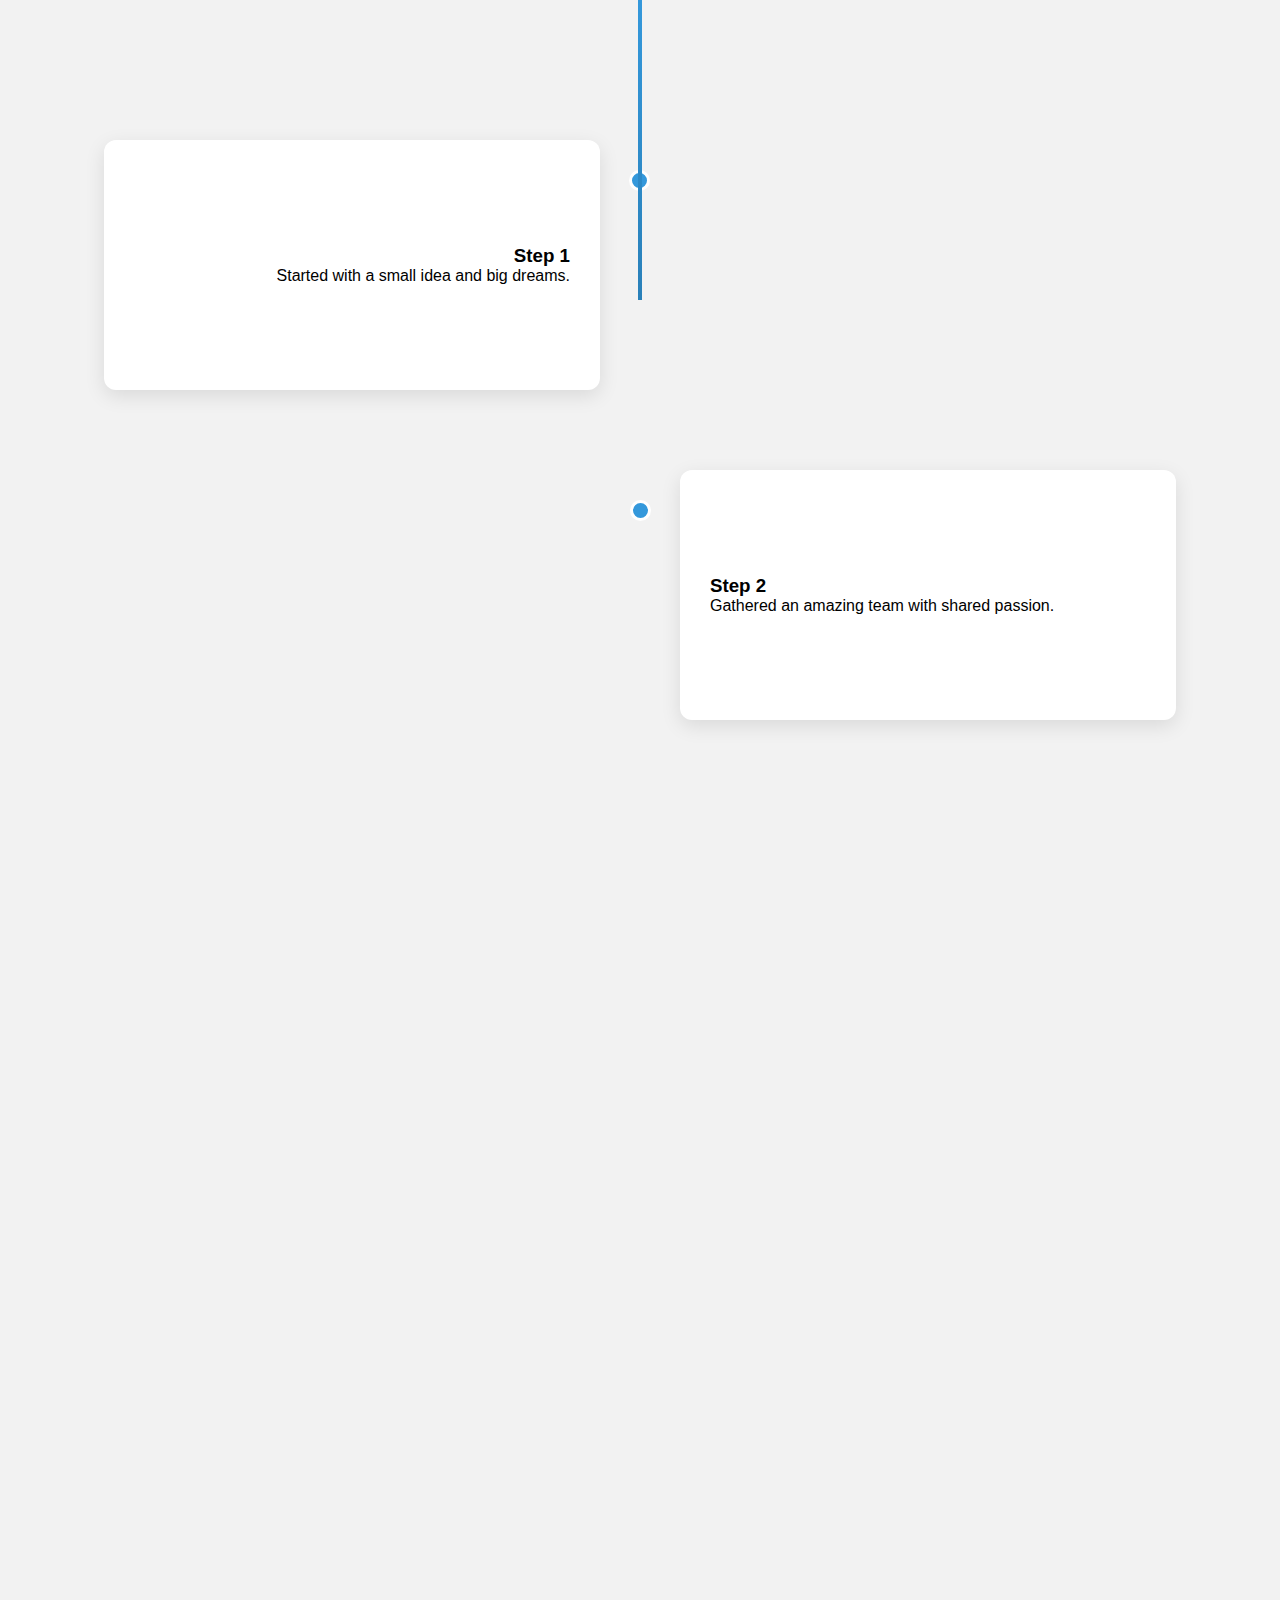
<file: testing.html>
<!DOCTYPE html>
<html lang="en">
<head>
  <meta charset="UTF-8">
  <meta name="viewport" content="width=device-width, initial-scale=1">
  <title>Timeline Scroll Animation</title>
  <style>
    * {
      box-sizing: border-box;
      margin: 0;
      padding: 0;
    }
    body {
      font-family: 'Poppins', sans-serif;
      background: #f2f2f2;
      overflow-x: hidden;
    }
    .timeline-container {
      position: relative;
      width: 90%;
      max-width: 1200px;
      margin: 0 auto;
      padding: 100px 0;
      min-height: 250vh;
    }
    .timeline-line {
      position: absolute;
      left: 50%;
      top: 0;
      transform: translateX(-50%);
      width: 4px;
      background: linear-gradient(to bottom, #3498db, #2980b9);
      height: 50px;
      z-index: 1;
      transition: height 0.3s ease-out;
    }
    .timeline-item {
      position: relative;
      width: 50%;
      padding: 40px 40px;
      box-sizing: border-box;
    }
    .timeline-item.left {
      left: 0;
      text-align: right;
    }
    .timeline-item.right {
      left: 50%;
      text-align: left;
    }
    .timeline-card {
      background: white;
      padding: 40px 30px;
      height: 250px;
      border-radius: 12px;
      box-shadow: 0 6px 20px rgba(0,0,0,0.1);
      position: relative;
      opacity: 0;
      transform: translateY(100px);
      transition: 0.8s ease;
      display: flex;
      flex-direction: column;
      justify-content: center;
    }
    .timeline-item.left .timeline-card::after,
    .timeline-item.right .timeline-card::after {
      content: '';
      position: absolute;
      top: 30px;
      width: 15px;
      height: 15px;
      background: #3498db;
      border: 3px solid #fff;
      border-radius: 50%;
      z-index: 2;
    }
    .timeline-item.left .timeline-card::after {
      right: -50px;
    }
    .timeline-item.right .timeline-card::after {
      left: -50px;
    }
    .timeline-card.show {
      opacity: 1;
      transform: translateY(0);
    }

    /* ------ RESPONSIVE ------ */
    @media screen and (max-width: 900px) {
      .timeline-container {
        padding: 80px 20px;
      }
      .timeline-item {
        width: 100%;
        padding: 20px 0;
        text-align: center;
      }
      .timeline-item.left, .timeline-item.right {
        left: 0;
      }
      .timeline-card {
        margin: 0 auto;
        height: auto;
        padding: 30px 20px;
        width: 90%;
      }
      .timeline-line {
        left: 20px;
        transform: none;
      }
      .timeline-item .timeline-card::after {
        left: 10px;
        right: auto;
      }
    }

    @media screen and (max-width: 500px) {
      .timeline-card {
        padding: 20px 15px;
        width: 95%;
      }
      .timeline-line {
        width: 3px;
        left: 15px;
      }
    }
  </style>
</head>
<body>

<div class="timeline-container">
  <div class="timeline-line" id="timeline-line"></div>

  <div class="timeline-item left">
    <div class="timeline-card">
      <h3>Step 1</h3>
      <p>Started with a small idea and big dreams.</p>
    </div>
  </div>

  <div class="timeline-item right">
    <div class="timeline-card">
      <h3>Step 2</h3>
      <p>Gathered an amazing team with shared passion.</p>
    </div>
  </div>

  <div class="timeline-item left">
    <div class="timeline-card">
      <h3>Step 3</h3>
      <p>Developed and launched the first product.</p>
    </div>
  </div>

  <div class="timeline-item right">
    <div class="timeline-card">
      <h3>Step 4</h3>
      <p>Reached milestones and expanded the vision.</p>
    </div>
  </div>

  <div style="height: 300px;"></div> <!-- Spacer -->
</div>

<script>
  const timelineLine = document.getElementById('timeline-line');
  const timelineCards = document.querySelectorAll('.timeline-card');
  const container = document.querySelector('.timeline-container');

  function animateTimeline() {
    const scrollTop = window.scrollY;
    const containerTop = container.offsetTop;
    const containerHeight = container.offsetHeight;
    const windowHeight = window.innerHeight;

    const maxScroll = containerTop + containerHeight - windowHeight;

    if (scrollTop >= containerTop && scrollTop <= maxScroll + windowHeight) {
      const progress = Math.min((scrollTop - containerTop + windowHeight / 3) / containerHeight, 1);
      timelineLine.style.height = `${progress * containerHeight}px`;
    }

    timelineCards.forEach(card => {
      const rect = card.getBoundingClientRect();
      if (rect.top < window.innerHeight - 100) {
        card.classList.add('show');
      }
    });
  }

  window.addEventListener('scroll', animateTimeline);
  window.addEventListener('load', animateTimeline);
</script>

</body>
</html>
</file>
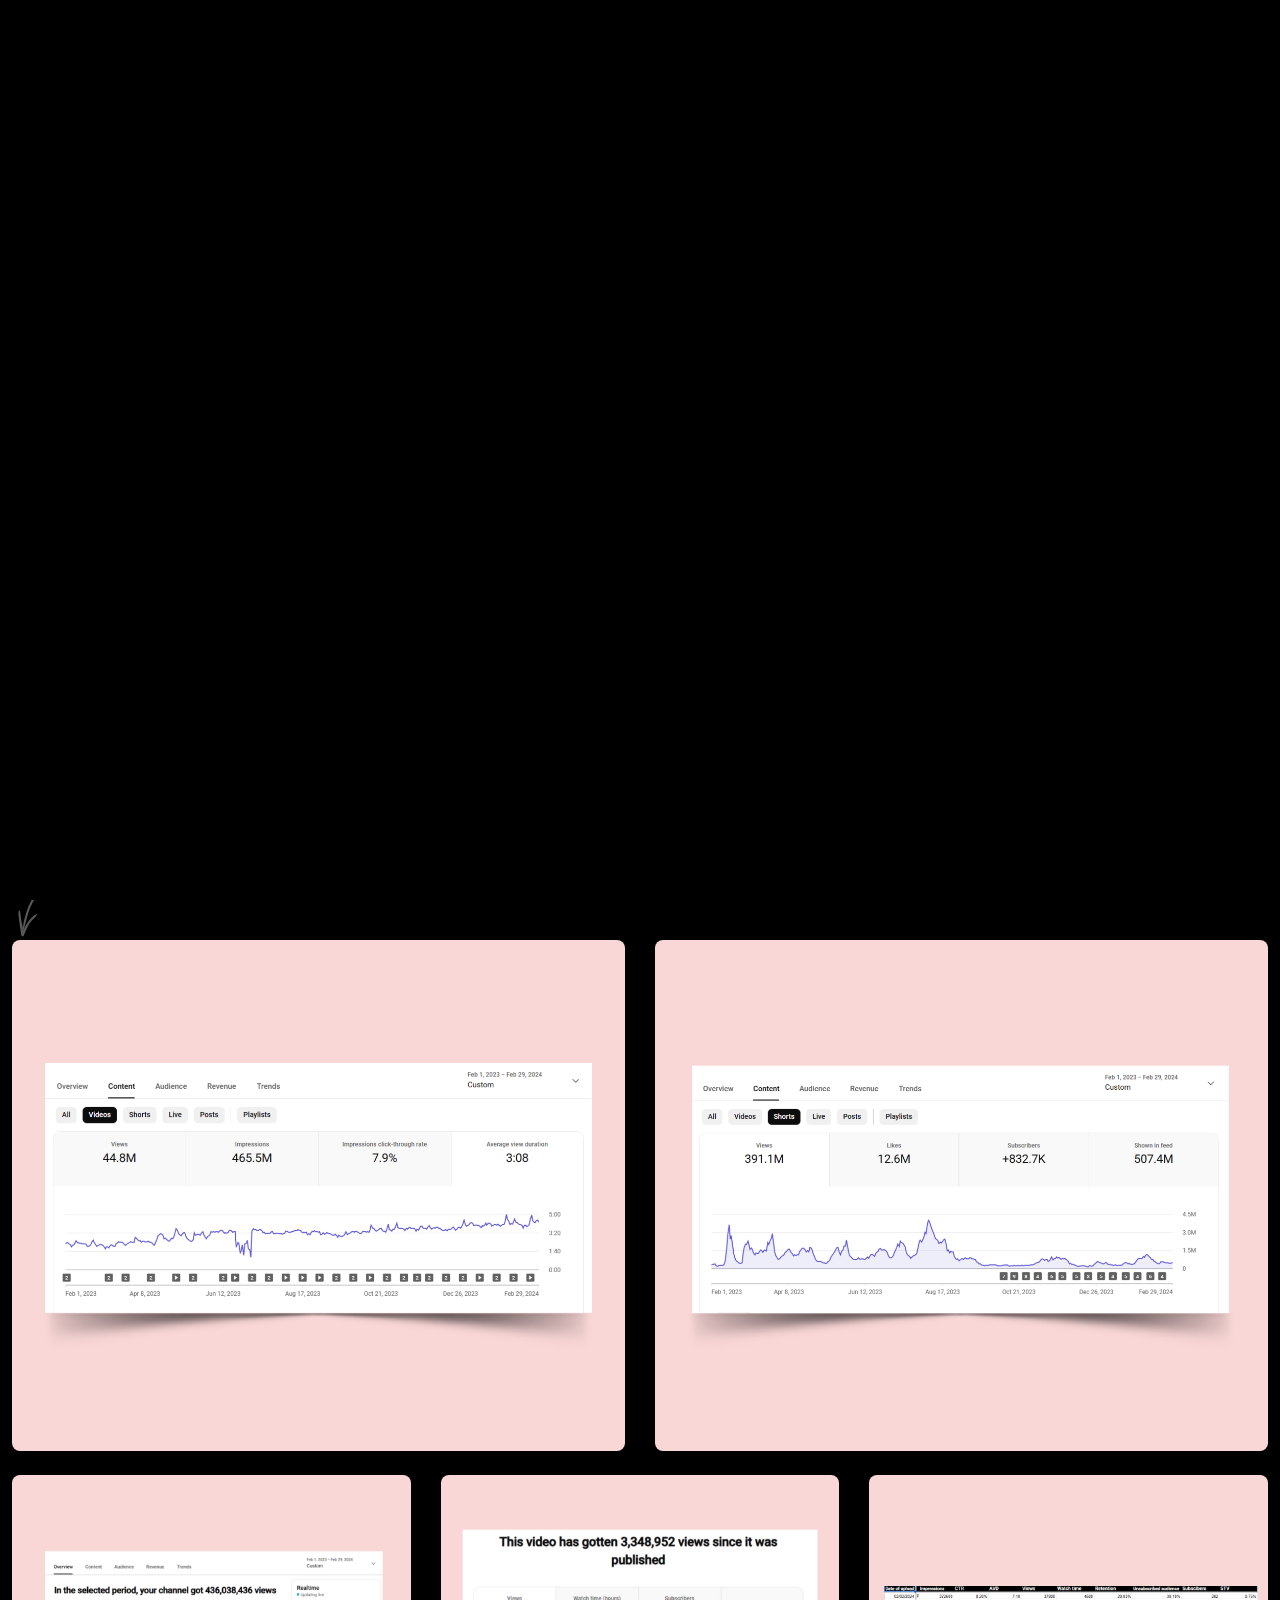
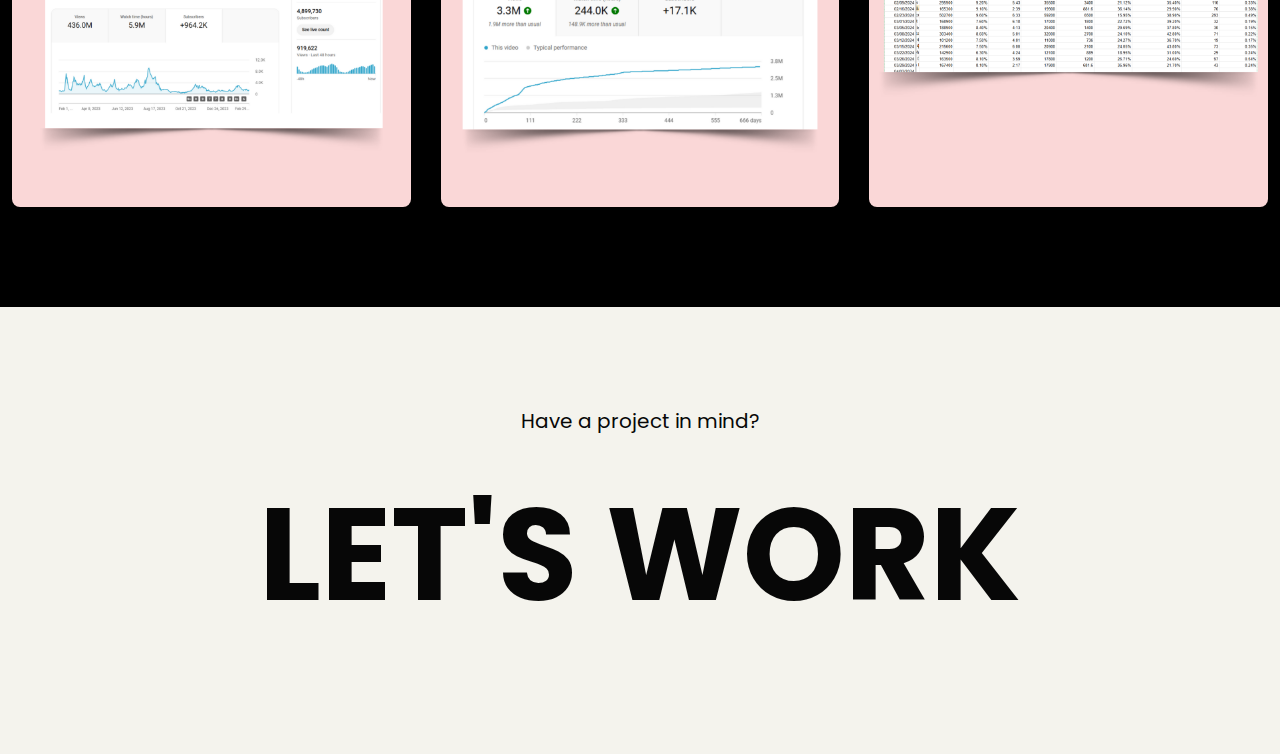
<file: youtube-portfolio.html>
<!DOCTYPE html>
<html lang="en">

<head>
    <!-- META -->
    <meta charset="utf-8">
    <meta http-equiv="X-UA-Compatible" content="IE=edge">
    <meta name="viewport" content="width=device-width, initial-scale=1">
    <meta name="description" content="Nino - Modern Portfolio Template">
    <meta name="keywords" content="personal, portfolio new, html, one page, bootstrap, new html template, design, creative, onepage, clean, modern">
    <meta name="author" content="Tanvir Hossain">
    <!-- PAGE TITLE -->
    <title>Anuj Hajari Youtube Portfolio</title>
    <link rel="icon" type="image/x-icon" href="assets/images/favicon.jpg">
    <!-- ALL GOOGLE FONTS -->
    <link rel="preconnect" href="https://fonts.googleapis.com">
    <link rel="preconnect" href="https://fonts.gstatic.com" crossorigin>
    <link href="https://fonts.googleapis.com/css2?family=Oswald:wght@200..700&family=Poppins:ital,wght@0,100;0,200;0,300;0,400;0,500;0,600;0,700;0,800;0,900;1,100;1,200;1,300;1,400;1,500;1,600;1,700;1,800;1,900&display=swap" rel="stylesheet">
    <!-- BOOTSTRAP CSS -->
    <link rel="stylesheet" href="assets/css/bootstrap.min.css" />
    <!-- FONT AWESOME CSS -->
    <link rel="stylesheet" href="assets/css/font-awesome-pro.css" />
    <!-- FONT AWESOME CSS -->
    <link rel="stylesheet" href="assets/fonts/remixicon.css" />
    <!-- MAGNIFIC CSS -->
    <link rel="stylesheet" href="assets/css/magnific-popup.css">
    <!-- NICE SELECT CSS -->
    <link rel="stylesheet" href="assets/css/nice-select.min.css" />
    <!-- ANIMATE CSS -->
    <link rel="stylesheet" href="assets/css/animate.min.css" />
    <!-- MOBILE MENU CSS -->
    <link rel="stylesheet" href="assets/css/mobilemenu.css" />
    <!-- SLICK CSS -->
    <link rel="stylesheet" href="assets/css/slick.min.css" />
    <!-- SPACING CSS -->
    <link rel="stylesheet" href="assets/css/spacing.css" />
    <!-- MAIN STYLE CSS -->
    <link rel="stylesheet" href="assets/css/style.css" />
    <!-- RESPONSIVE CSS -->
    <link rel="stylesheet" href="assets/css/responsive.css">

    <link rel="stylesheet" href="assets/css/custom.css">
    <!-- HTML5 shim and Respond.js IE8 support of HTML5 elements and media queries -->
    <!-- WARNING: Respond.js doesn't work if you view the page via file:// -->
    <!--[if lt IE 9]>
      <script src="https://oss.maxcdn.com/html5shiv/3.7.2/html5shiv.min.js"></script>
      <script src="https://oss.maxcdn.com/respond/1.4.2/respond.min.js"></script>
    <![endif]-->
</head>

<body>
    <!-- START PRELOADER AREA-->
    <div class="preloader">
        <svg viewbox="0 0 1000 1000" preserveaspectratio="none">
            <path id="preloaderSvg" d="M0,1005S175,995,500,995s500,5,500,5V0H0Z"></path>
        </svg>
        <div class="preloader-heading">
            <div class="load-text">
                <span>L</span>
                <span>o</span>
                <span>a</span>
                <span>d</span>
                <span>i</span>
                <span>n</span>
                <span>g</span>
            </div>
        </div>
    </div>
    <!-- END PRELOADER AREA -->
    <!-- START SCROOL UP DESIGN AREA -->
    <div class="progress-wrap cursor-pointer">
        <i class="ri-arrow-up-s-line"></i>
        <svg class="progress-circle svg-content" width="100%" height="100%" viewBox="-1 -1 102 102">
            <path d="M50,1 a49,49 0 0,1 0,98 a49,49 0 0,1 0,-98" />
        </svg>
    </div>
    <!-- / END SCROOL UP DESIGN AREA -->
    <!-- START MAGIC CURSOR AND BALL AREA-->
    <div id="magic-cursor">
        <div id="ball"></div>
    </div>
    <!-- / END MAGIC CURSOR AND BALL AREA-->
    <!-- START MENU DESIGN AREA-->
    <header class="main-header">
        <div class="header-upper">
            <div class="container">
                <div class="header-inner">
                    <div class="row align-items-center">
                        <div class="col-xl-2 col-lg-2 col-md-6 col-6 col-sm-3">
                            <a href="./contact.html">
                                <div class="logo-area available-btn">
                                    <i class='ri-circle-fill'></i>
                                    <span>Available For Work</span>
                                </div>
                            </a>
                        </div>
                        <div class="col-xl-10 col-lg-10 col-md-6 col-6 col-sm-9">
                            <div class="main-menu">
                                <nav id="mobile-menu">
                                    <ul>
                                        <li><a href="index.html" class="linkstyle">Home</a></li>
                                        <li><a href="about.html" class="linkstyle">about</a></li>
                                        <li><a href="service.html" class="linkstyle">services</a></li>
                                        <li class="has-dropdown"><a href="#" class="linkstyle">Portfolio</a>
                                            <ul class="sub-menu">
                                                <li><a href="instagram-portfolio.html">Instagram Portfolio</a></li>
                                                <li><a href="linkedin-portfolio.html">Linkedin Portfolio</a></li>
                                                <li><a href="youtube-portfolio.html">Youtube Portfolio</a></li>
                                            </ul>
                                        </li>
                                        <li><a href="stories.html" class="linkstyle">Stories</a></li>
                                        <li><a href="contact.html" class="linkstyle">Contact</a></li>
                                    </ul>
                                </nav>
                            </div>
                            <div class="side-menu-icon d-lg-none text-end">
                                <a href="javascript:void(0)" class="info-toggle-btn f-right sidebar-toggle-btn"><i class="fal fa-bars"></i></a>
                            </div>
                        </div>
                    </div>
                </div>
            </div>
        </div>
    </header>
    <!-- // END MENU DESIGN AREA-->
    <!-- START MOBILE MENU DESIGN AREA-->
    <div class="sidebar__area">
        <div class="sidebar__wrapper">
            <div class="sidebar__close">
                <button class="sidebar__close-btn" id="sidebar__close-btn">
                    <i class="fal fa-times"></i>
                </button>
            </div>
            <div class="sidebar__content mt-50 mb-20">
                <div class="mobile-menu fix"></div>
            </div>
        </div>
    </div>
    <div class="body-overlay"></div>
    <!-- // END MOBILE MENU DESIGN AREA-->
    <!-- START SINGLE PAGE DESIGN AREA -->
    <section class="single-page-hero-area">
        <div class="container">
            <div class="row align-items-center">
                <div class="col-lg-12">
                    <h2>Youtube Portfolio</h2>
                    <p>A Collection of My Latest Works and Achievements: Discover the Projects that Define My Passion and Skills</p>
                </div>
            </div>
        </div>
    </section>
    <!-- // END SINGLE PAGE DESIGN AREA -->
    <!-- START PORTFOLIO DESIGN AREA -->
    <div class="projects-area" id="portfolio">
        <div class="custom-icon">
            <img src="assets/images/custom/work-scribble.svg" alt="custom">
        </div>
        <div class="container-fluid">
            <div class="row g-4 portfolio-grid">
                <!-- START SINGLE PORTFOLIO DESIGN AREA -->
                <div class="col-md-6 col-xl-6 portfolio-item category-1">
                    <a href="assets/images/projects/youtube/1.png" class="work-popup">
                        <div class="portfolio-box">
                            <!-- Image -->
                            <img src="assets/images/projects/youtube/1.png" alt="" data-rjs="2">
                            <!-- Category -->
                            <!-- <span class="portfolio-category">1 year AVD on channel</span> -->
                            <!-- Caption -->
                            <div class="portfolio-caption">
                                <h1>1 year AVD on channel</h1>
                            </div>
                        </div>
                    </a>
                </div>
                <!-- // END SINGLE PORTFOLIO DESIGN AREA -->
                <!-- START SINGLE PORTFOLIO DESIGN AREA -->
                <div class="col-md-6 col-xl-6 portfolio-item category-1">
                    <a href="assets/images/projects/youtube/2.png" class="work-popup">
                        <div class="portfolio-box">
                            <!-- Image -->
                            <img src="assets/images/projects/youtube/2.png" alt="" data-rjs="2">
                            <!-- Category -->
                            <!-- <span class="portfolio-category">1 year shorts views</span> -->
                            <!-- Caption -->
                            <div class="portfolio-caption">
                                <h1>1 year shorts views</h1>
                            </div>
                        </div>
                    </a>
                </div>
                <!-- // END SINGLE PORTFOLIO DESIGN AREA -->
               
                <!-- START SINGLE PORTFOLIO DESIGN AREA -->
                <div class="col-md-6 col-xl-4 portfolio-item category-1">
                    <a href="assets/images/projects/youtube/3.png" class="work-popup">
                        <div class="portfolio-box">
                            <!-- Image -->
                            <img src="assets/images/projects/youtube/3.png" alt="" data-rjs="2">
                            <!-- Category -->
                            <!-- <span class="portfolio-category">1 Year Subs count</span> -->
                            <!-- Caption -->
                            <div class="portfolio-caption">
                                <h1>1 Year Subs count</h1>
                            </div>
                        </div>
                    </a>
                </div>
                <!-- // END SINGLE PORTFOLIO DESIGN AREA -->
                <!-- START SINGLE PORTFOLIO DESIGN AREA -->
                <div class="col-md-6 col-xl-4 portfolio-item category-1">
                    <a href="assets/images/projects/youtube/4.png" class="work-popup">
                        <div class="portfolio-box">
                            <!-- Image -->
                            <img src="assets/images/projects/youtube/4.png" alt="" data-rjs="2">
                            <!-- Category -->
                            <!-- <span class="portfolio-category">1st Best Video Analytics</span> -->
                            <!-- Caption -->
                            <div class="portfolio-caption">
                                <h1>1st Best Video Analytics</h1>
                            </div>
                        </div>
                    </a>
                </div>
                <!-- // END SINGLE PORTFOLIO DESIGN AREA -->
                <!-- START SINGLE PORTFOLIO DESIGN AREA -->
                <div class="col-md-6 col-xl-4 portfolio-item category-2">
                    <a href="assets/images/projects/youtube/5.png" class="work-popup">
                        <div class="portfolio-box">
                            <!-- Image -->
                            <img src="assets/images/projects/youtube/5.png" alt="" data-rjs="2">
                            <!-- Category -->
                            <!-- <span class="portfolio-category">YT analytics</span> -->
                            <!-- Caption -->
                            <div class="portfolio-caption">
                                <h1>YT analytics</h1>
                            </div>
                        </div>
                    </a>
                </div>
                <!-- // END SINGLE PORTFOLIO DESIGN AREA -->
            </div>
        </div>
    </div>
    <!-- // END PORTFOLIO DESIGN AREA -->
    <!-- START FOOTER DESIGN AREA -->
    <footer class="main-footer">
        <div class="container">
            <div class="row">
                <div class="col-lg-12">
                    <div class="footer-top">
                        <p> Have a project in mind?</p>
                        <h2><a href="./contact.html">let's work</a></h2>
                    </div>
                </div>
            </div>
            <div class="row">
                <!-- <div class="col-lg-6 col-sm-6">
                    <p class="copy-left-text">Developed by <a href="https://shubhamsharmadev.netlify.app/">Shubham Sharma</a></p>
                </div>
                <div class="col-lg-6 col-sm-6">
                    <p class="copy-right-text">&copy; Copyright 2025</p>
                </div> -->
            </div>
        </div>
    </footer>
    <!-- / END FOOTER DESIGN AREA -->
    <!-- JQUERY JS -->
    <script src="assets/js/jquery-3.6.0.min.js"></script>
    <!-- BOOTSTRAP JS-->
    <script src="assets/js/bootstrap.min.js"></script>
    <!-- APPEAR JS -->
    <script src="assets/js/appear.min.js"></script>
    <!-- MAGNIFICANT JS -->
    <script src="assets/js/jquery.magnific-popup.min.js"></script>
    <!-- MOBILE MENU JS-->
    <script src="assets/js/mobilemenu.js"></script>
    <!-- GSAP AND LOCOMOTIV JS-->
    <script src="assets/js/gsap.min.js"></script>
    <script src="assets/js/ScrollTrigger.min.js"></script>
    <script src="assets/js/lenis.js"></script>
    <!-- SLICK JS-->
    <script src="assets/js/slick.min.js"></script>
    <!-- NICE SELECT JS-->
    <script src="assets/js/jquery.nice-select.min.js"></script>
    <!-- IMAGE LOADER JS-->
    <script src="assets/js/imagesloaded.pkgd.min.js"></script>
    <!-- ISOTOPE JS-->
    <script src="assets/js/isotope.pkgd.min.js"></script>
    <!--  WOW ANIMATION JS-->
    <script src="assets/js/wow.min.js"></script>
    <!-- SCRIPT JS-->
    <script src="assets/js/script.js"></script>
</body>

</html>
</file>
<file: assets/css/spacing.css>
/*
* ----------------------------------------------------------------------------------------
Author       : Tanvir Hossain
Template Name: Nino - Premium Portfolio Template
Version      : 1.0                                          
* ----------------------------------------------------------------------------------------
*/
/*
* ----------------------------------------------------------------------------------------
*PADDING MARGIN
* ----------------------------------------------------------------------------------------
*/
.p-5 {
    padding: 5px !important;
}

.p-10 {
    padding: 10px;
}

.p-15 {
    padding: 15px;
}

.p-20 {
    padding: 20px;
}

.p-25 {
    padding: 25px;
}

.p-30 {
    padding: 30px;
}

.p-35 {
    padding: 35px;
}

.p-40 {
    padding: 40px;
}

.p-45 {
    padding: 45px;
}

.p-50 {
    padding: 50px;
}

.p-55 {
    padding: 55px;
}

.p-60 {
    padding: 60px;
}

.p-65 {
    padding: 65px;
}

.p-70 {
    padding: 70px;
}

.p-75 {
    padding: 75px;
}

.p-80 {
    padding: 80px;
}

.p-85 {
    padding: 85px;
}

.p-90 {
    padding: 90px;
}

.p-95 {
    padding: 95px;
}

.p-100 {
    padding: 100px;
}

.p-105 {
    padding: 105px;
}

.p-110 {
    padding: 110px;
}

.p-115 {
    padding: 115px;
}

.p-120 {
    padding: 120px;
}

.p-125 {
    padding: 125px;
}

.p-130 {
    padding: 130px;
}

.p-135 {
    padding: 135px;
}

.p-140 {
    padding: 140px;
}

.p-145 {
    padding: 145px;
}

.p-150 {
    padding: 150px;
}

.p-155 {
    padding: 155px;
}

.p-160 {
    padding: 160px;
}

.p-165 {
    padding: 165px;
}

.p-170 {
    padding: 170px;
}

.p-175 {
    padding: 175px;
}

.p-180 {
    padding: 180px;
}

.p-185 {
    padding: 185px;
}

.p-190 {
    padding: 190px;
}

.p-195 {
    padding: 195px;
}

.p-200 {
    padding: 200px;
}

.p-205 {
    padding: 205px;
}

.p-210 {
    padding: 210px;
}

.p-215 {
    padding: 215px;
}

.p-220 {
    padding: 220px;
}

.p-225 {
    padding: 225px;
}

.p-230 {
    padding: 230px;
}

.p-235 {
    padding: 235px;
}

.p-240 {
    padding: 240px;
}

.p-245 {
    padding: 245px;
}

.p-250 {
    padding: 250px;
}

/* Padding Top */
.pt-5,
.py-5 {
    padding-top: 5px !important;
}

.pt-10,
.py-10 {
    padding-top: 10px;
}

.pt-15,
.py-15 {
    padding-top: 15px;
}

.pt-20,
.py-20 {
    padding-top: 20px;
}

.pt-25,
.py-25 {
    padding-top: 25px;
}

.pt-30,
.py-30 {
    padding-top: 30px;
}

.pt-35,
.py-35 {
    padding-top: 35px;
}

.pt-40,
.py-40 {
    padding-top: 40px;
}

.pt-45,
.py-45 {
    padding-top: 45px;
}

.pt-50,
.py-50 {
    padding-top: 50px;
}

.pt-55,
.py-55 {
    padding-top: 55px;
}

.pt-60,
.py-60 {
    padding-top: 60px;
}

.pt-65,
.py-65 {
    padding-top: 65px;
}

.pt-70,
.py-70 {
    padding-top: 70px;
}

.pt-75,
.py-75 {
    padding-top: 75px;
}

.pt-80,
.py-80 {
    padding-top: 80px;
}

.pt-85,
.py-85 {
    padding-top: 85px;
}

.pt-90,
.py-90 {
    padding-top: 90px;
}

.pt-95,
.py-95 {
    padding-top: 95px;
}

.pt-100,
.py-100 {
    padding-top: 100px;
}

.pt-105,
.py-105 {
    padding-top: 105px;
}

.pt-110,
.py-110 {
    padding-top: 110px;
}

.pt-115,
.py-115 {
    padding-top: 115px;
}

.pt-120,
.py-120 {
    padding-top: 120px;
}

.pt-125,
.py-125 {
    padding-top: 125px;
}

.pt-130,
.py-130 {
    padding-top: 130px;
}

.pt-135,
.py-135 {
    padding-top: 135px;
}

.pt-140,
.py-140 {
    padding-top: 140px;
}

.pt-145,
.py-145 {
    padding-top: 145px;
}

.pt-150,
.py-150 {
    padding-top: 150px;
}

.pt-155,
.py-155 {
    padding-top: 155px;
}

.pt-160,
.py-160 {
    padding-top: 160px;
}

.pt-165,
.py-165 {
    padding-top: 165px;
}

.pt-170,
.py-170 {
    padding-top: 170px;
}

.pt-175,
.py-175 {
    padding-top: 175px;
}

.pt-180,
.py-180 {
    padding-top: 180px;
}

.pt-185,
.py-185 {
    padding-top: 185px;
}

.pt-190,
.py-190 {
    padding-top: 190px;
}

.pt-195,
.py-195 {
    padding-top: 195px;
}

.pt-200,
.py-200 {
    padding-top: 200px;
}

.pt-205,
.py-205 {
    padding-top: 205px;
}

.pt-210,
.py-210 {
    padding-top: 210px;
}

.pt-215,
.py-215 {
    padding-top: 215px;
}

.pt-220,
.py-220 {
    padding-top: 220px;
}

.pt-225,
.py-225 {
    padding-top: 225px;
}

.pt-230,
.py-230 {
    padding-top: 230px;
}

.pt-235,
.py-235 {
    padding-top: 235px;
}

.pt-240,
.py-240 {
    padding-top: 240px;
}

.pt-245,
.py-245 {
    padding-top: 245px;
}

.pt-250,
.py-250 {
    padding-top: 250px;
}

/* Padding Bottom */
.pb-5,
.py-5 {
    padding-bottom: 5px !important;
}

.pb-10,
.py-10 {
    padding-bottom: 10px;
}

.pb-15,
.py-15 {
    padding-bottom: 15px;
}

.pb-20,
.py-20 {
    padding-bottom: 20px;
}

.pb-25,
.py-25 {
    padding-bottom: 25px;
}

.pb-30,
.py-30 {
    padding-bottom: 30px;
}

.pb-35,
.py-35 {
    padding-bottom: 35px;
}

.pb-40,
.py-40 {
    padding-bottom: 40px;
}

.pb-45,
.py-45 {
    padding-bottom: 45px;
}

.pb-50,
.py-50 {
    padding-bottom: 50px;
}

.pb-55,
.py-55 {
    padding-bottom: 55px;
}

.pb-60,
.py-60 {
    padding-bottom: 60px;
}

.pb-65,
.py-65 {
    padding-bottom: 65px;
}

.pb-70,
.py-70 {
    padding-bottom: 70px;
}

.pb-75,
.py-75 {
    padding-bottom: 75px;
}

.pb-80,
.py-80 {
    padding-bottom: 80px;
}

.pb-85,
.py-85 {
    padding-bottom: 85px;
}

.pb-90,
.py-90 {
    padding-bottom: 90px;
}

.pb-95,
.py-95 {
    padding-bottom: 95px;
}

.pb-100,
.py-100 {
    padding-bottom: 100px;
}

.pb-105,
.py-105 {
    padding-bottom: 105px;
}

.pb-110,
.py-110 {
    padding-bottom: 110px;
}

.pb-115,
.py-115 {
    padding-bottom: 115px;
}

.pb-120,
.py-120 {
    padding-bottom: 120px;
}

.pb-125,
.py-125 {
    padding-bottom: 125px;
}

.pb-130,
.py-130 {
    padding-bottom: 130px;
}

.pb-135,
.py-135 {
    padding-bottom: 135px;
}

.pb-140,
.py-140 {
    padding-bottom: 140px;
}

.pb-145,
.py-145 {
    padding-bottom: 145px;
}

.pb-150,
.py-150 {
    padding-bottom: 150px;
}

.pb-155,
.py-155 {
    padding-bottom: 155px;
}

.pb-160,
.py-160 {
    padding-bottom: 160px;
}

.pb-165,
.py-165 {
    padding-bottom: 165px;
}

.pb-170,
.py-170 {
    padding-bottom: 170px;
}

.pb-175,
.py-175 {
    padding-bottom: 175px;
}

.pb-180,
.py-180 {
    padding-bottom: 180px;
}

.pb-185,
.py-185 {
    padding-bottom: 185px;
}

.pb-190,
.py-190 {
    padding-bottom: 190px;
}

.pb-195,
.py-195 {
    padding-bottom: 195px;
}

.pb-200,
.py-200 {
    padding-bottom: 200px;
}

.pb-205,
.py-205 {
    padding-bottom: 205px;
}

.pb-210,
.py-210 {
    padding-bottom: 210px;
}

.pb-215,
.py-215 {
    padding-bottom: 215px;
}

.pb-220,
.py-220 {
    padding-bottom: 220px;
}

.pb-225,
.py-225 {
    padding-bottom: 225px;
}

.pb-230,
.py-230 {
    padding-bottom: 230px;
}

.pb-235,
.py-235 {
    padding-bottom: 235px;
}

.pb-240,
.py-240 {
    padding-bottom: 240px;
}

.pb-245,
.py-245 {
    padding-bottom: 245px;
}

.pb-250,
.py-250 {
    padding-bottom: 250px;
}

/* Margin Around */
.m-5 {
    margin: 5px !important;
}

.m-10 {
    margin: 10px;
}

.m-15 {
    margin: 15px;
}

.m-20 {
    margin: 20px;
}

.m-25 {
    margin: 25px;
}

.m-30 {
    margin: 30px;
}

.m-35 {
    margin: 35px;
}

.m-40 {
    margin: 40px;
}

.m-45 {
    margin: 45px;
}

.m-50 {
    margin: 50px;
}

.m-55 {
    margin: 55px;
}

.m-60 {
    margin: 60px;
}

.m-65 {
    margin: 65px;
}

.m-70 {
    margin: 70px;
}

.m-75 {
    margin: 75px;
}

.m-80 {
    margin: 80px;
}

.m-85 {
    margin: 85px;
}

.m-90 {
    margin: 90px;
}

.m-95 {
    margin: 95px;
}

.m-100 {
    margin: 100px;
}

.m-105 {
    margin: 105px;
}

.m-110 {
    margin: 110px;
}

.m-115 {
    margin: 115px;
}

.m-120 {
    margin: 120px;
}

.m-125 {
    margin: 125px;
}

.m-130 {
    margin: 130px;
}

.m-135 {
    margin: 135px;
}

.m-140 {
    margin: 140px;
}

.m-145 {
    margin: 145px;
}

.m-150 {
    margin: 150px;
}

.m-155 {
    margin: 155px;
}

.m-160 {
    margin: 160px;
}

.m-165 {
    margin: 165px;
}

.m-170 {
    margin: 170px;
}

.m-175 {
    margin: 175px;
}

.m-180 {
    margin: 180px;
}

.m-185 {
    margin: 185px;
}

.m-190 {
    margin: 190px;
}

.m-195 {
    margin: 195px;
}

.m-200 {
    margin: 200px;
}

.m-205 {
    margin: 205px;
}

.m-210 {
    margin: 210px;
}

.m-215 {
    margin: 215px;
}

.m-220 {
    margin: 220px;
}

.m-225 {
    margin: 225px;
}

.m-230 {
    margin: 230px;
}

.m-235 {
    margin: 235px;
}

.m-240 {
    margin: 240px;
}

.m-245 {
    margin: 245px;
}

.m-250 {
    margin: 250px;
}

/* Margin Top */
.mt-5,
.my-5 {
    margin-top: 5px !important;
}

.mt-10,
.my-10 {
    margin-top: 10px;
}

.mt-15,
.my-15 {
    margin-top: 15px;
}

.mt-20,
.my-20 {
    margin-top: 20px;
}

.mt-25,
.my-25 {
    margin-top: 25px;
}

.mt-30,
.my-30 {
    margin-top: 30px;
}

.mt-35,
.my-35 {
    margin-top: 35px;
}

.mt-40,
.my-40 {
    margin-top: 40px;
}

.mt-45,
.my-45 {
    margin-top: 45px;
}

.mt-50,
.my-50 {
    margin-top: 50px;
}

.mt-55,
.my-55 {
    margin-top: 55px;
}

.mt-60,
.my-60 {
    margin-top: 60px;
}

.mt-65,
.my-65 {
    margin-top: 65px;
}

.mt-70,
.my-70 {
    margin-top: 70px;
}

.mt-75,
.my-75 {
    margin-top: 75px;
}

.mt-80,
.my-80 {
    margin-top: 80px;
}

.mt-85,
.my-85 {
    margin-top: 85px;
}

.mt-90,
.my-90 {
    margin-top: 90px;
}

.mt-95,
.my-95 {
    margin-top: 95px;
}

.mt-100,
.my-100 {
    margin-top: 100px;
}

.mt-105,
.my-105 {
    margin-top: 105px;
}

.mt-110,
.my-110 {
    margin-top: 110px;
}

.mt-115,
.my-115 {
    margin-top: 115px;
}

.mt-120,
.my-120 {
    margin-top: 120px;
}

.mt-125,
.my-125 {
    margin-top: 125px;
}

.mt-130,
.my-130 {
    margin-top: 130px;
}

.mt-135,
.my-135 {
    margin-top: 135px;
}

.mt-140,
.my-140 {
    margin-top: 140px;
}

.mt-145,
.my-145 {
    margin-top: 145px;
}

.mt-150,
.my-150 {
    margin-top: 150px;
}

.mt-155,
.my-155 {
    margin-top: 155px;
}

.mt-160,
.my-160 {
    margin-top: 160px;
}

.mt-165,
.my-165 {
    margin-top: 165px;
}

.mt-170,
.my-170 {
    margin-top: 170px;
}

.mt-175,
.my-175 {
    margin-top: 175px;
}

.mt-180,
.my-180 {
    margin-top: 180px;
}

.mt-185,
.my-185 {
    margin-top: 185px;
}

.mt-190,
.my-190 {
    margin-top: 190px;
}

.mt-195,
.my-195 {
    margin-top: 195px;
}

.mt-200,
.my-200 {
    margin-top: 200px;
}

.mt-205,
.my-205 {
    margin-top: 205px;
}

.mt-210,
.my-210 {
    margin-top: 210px;
}

.mt-215,
.my-215 {
    margin-top: 215px;
}

.mt-220,
.my-220 {
    margin-top: 220px;
}

.mt-225,
.my-225 {
    margin-top: 225px;
}

.mt-230,
.my-230 {
    margin-top: 230px;
}

.mt-235,
.my-235 {
    margin-top: 235px;
}

.mt-240,
.my-240 {
    margin-top: 240px;
}

.mt-245,
.my-245 {
    margin-top: 245px;
}

.mt-250,
.my-250 {
    margin-top: 250px;
}

/* Margin Bottom */
.mb-5,
.my-5 {
    margin-bottom: 5px !important;
}

.mb-10,
.my-10 {
    margin-bottom: 10px;
}

.mb-15,
.my-15 {
    margin-bottom: 15px;
}

.mb-20,
.my-20 {
    margin-bottom: 20px;
}

.mb-25,
.my-25 {
    margin-bottom: 25px;
}

.mb-30,
.my-30 {
    margin-bottom: 30px;
}

.mb-35,
.my-35 {
    margin-bottom: 35px;
}

.mb-40,
.my-40 {
    margin-bottom: 40px;
}

.mb-45,
.my-45 {
    margin-bottom: 45px;
}

.mb-50,
.my-50 {
    margin-bottom: 50px;
}

.mb-55,
.my-55 {
    margin-bottom: 55px;
}

.mb-60,
.my-60 {
    margin-bottom: 60px;
}

.mb-65,
.my-65 {
    margin-bottom: 65px;
}

.mb-70,
.my-70 {
    margin-bottom: 70px;
}

.mb-75,
.my-75 {
    margin-bottom: 75px;
}

.mb-80,
.my-80 {
    margin-bottom: 80px;
}

.mb-85,
.my-85 {
    margin-bottom: 85px;
}

.mb-90,
.my-90 {
    margin-bottom: 90px;
}

.mb-95,
.my-95 {
    margin-bottom: 95px;
}

.mb-100,
.my-100 {
    margin-bottom: 100px;
}

.mb-105,
.my-105 {
    margin-bottom: 105px;
}

.mb-110,
.my-110 {
    margin-bottom: 110px;
}

.mb-115,
.my-115 {
    margin-bottom: 115px;
}

.mb-120,
.my-120 {
    margin-bottom: 120px;
}

.mb-125,
.my-125 {
    margin-bottom: 125px;
}

.mb-130,
.my-130 {
    margin-bottom: 130px;
}

.mb-135,
.my-135 {
    margin-bottom: 135px;
}

.mb-140,
.my-140 {
    margin-bottom: 140px;
}

.mb-145,
.my-145 {
    margin-bottom: 145px;
}

.mb-150,
.my-150 {
    margin-bottom: 150px;
}

.mb-155,
.my-155 {
    margin-bottom: 155px;
}

.mb-160,
.my-160 {
    margin-bottom: 160px;
}

.mb-165,
.my-165 {
    margin-bottom: 165px;
}

.mb-170,
.my-170 {
    margin-bottom: 170px;
}

.mb-175,
.my-175 {
    margin-bottom: 175px;
}

.mb-180,
.my-180 {
    margin-bottom: 180px;
}

.mb-185,
.my-185 {
    margin-bottom: 185px;
}

.mb-190,
.my-190 {
    margin-bottom: 190px;
}

.mb-195,
.my-195 {
    margin-bottom: 195px;
}

.mb-200,
.my-200 {
    margin-bottom: 200px;
}

.mb-205,
.my-205 {
    margin-bottom: 205px;
}

.mb-210,
.my-210 {
    margin-bottom: 210px;
}

.mb-215,
.my-215 {
    margin-bottom: 215px;
}

.mb-220,
.my-220 {
    margin-bottom: 220px;
}

.mb-225,
.my-225 {
    margin-bottom: 225px;
}

.mb-230,
.my-230 {
    margin-bottom: 230px;
}

.mb-235,
.my-235 {
    margin-bottom: 235px;
}

.mb-240,
.my-240 {
    margin-bottom: 240px;
}

.mb-245,
.my-245 {
    margin-bottom: 245px;
}

.mb-250,
.my-250 {
    margin-bottom: 250px;
}

/* Responsive Padding Margin */
@media only screen and (max-width: 991px) {

    /* Padding Around */
    .rp-0 {
        padding: 0px !important;
    }

    .rp-5 {
        padding: 5px !important;
    }

    .rp-10 {
        padding: 10px;
    }

    .rp-15 {
        padding: 15px;
    }

    .rp-20 {
        padding: 20px;
    }

    .rp-25 {
        padding: 25px;
    }

    .rp-30 {
        padding: 30px;
    }

    .rp-35 {
        padding: 35px;
    }

    .rp-40 {
        padding: 40px;
    }

    .rp-45 {
        padding: 45px;
    }

    .rp-50 {
        padding: 50px;
    }

    .rp-55 {
        padding: 55px;
    }

    .rp-60 {
        padding: 60px;
    }

    .rp-65 {
        padding: 65px;
    }

    .rp-70 {
        padding: 70px;
    }

    .rp-75 {
        padding: 75px;
    }

    .rp-80 {
        padding: 80px;
    }

    .rp-85 {
        padding: 85px;
    }

    .rp-90 {
        padding: 90px;
    }

    .rp-95 {
        padding: 95px;
    }

    .rp-100 {
        padding: 100px;
    }

    .rp-105 {
        padding: 105px;
    }

    .rp-110 {
        padding: 110px;
    }

    .rp-115 {
        padding: 115px;
    }

    .rp-120 {
        padding: 120px;
    }

    .rp-125 {
        padding: 125px;
    }

    .rp-130 {
        padding: 130px;
    }

    .rp-135 {
        padding: 135px;
    }

    .rp-140 {
        padding: 140px;
    }

    .rp-145 {
        padding: 145px;
    }

    .rp-150 {
        padding: 150px;
    }

    /* Padding Top */
    .rpt-0,
    .rpy-0 {
        padding-top: 0px !important;
    }

    .rpt-5,
    .rpy-5 {
        padding-top: 5px !important;
    }

    .rpt-10,
    .rpy-10 {
        padding-top: 10px;
    }

    .rpt-15,
    .rpy-15 {
        padding-top: 15px;
    }

    .rpt-20,
    .rpy-20 {
        padding-top: 20px;
    }

    .rpt-25,
    .rpy-25 {
        padding-top: 25px;
    }

    .rpt-30,
    .rpy-30 {
        padding-top: 30px;
    }

    .rpt-35,
    .rpy-35 {
        padding-top: 35px;
    }

    .rpt-40,
    .rpy-40 {
        padding-top: 40px;
    }

    .rpt-45,
    .rpy-45 {
        padding-top: 45px;
    }

    .rpt-50,
    .rpy-50 {
        padding-top: 50px;
    }

    .rpt-55,
    .rpy-55 {
        padding-top: 55px;
    }

    .rpt-60,
    .rpy-60 {
        padding-top: 60px;
    }

    .rpt-65,
    .rpy-65 {
        padding-top: 65px;
    }

    .rpt-70,
    .rpy-70 {
        padding-top: 70px;
    }

    .rpt-75,
    .rpy-75 {
        padding-top: 75px;
    }

    .rpt-80,
    .rpy-80 {
        padding-top: 80px;
    }

    .rpt-85,
    .rpy-85 {
        padding-top: 85px;
    }

    .rpt-90,
    .rpy-90 {
        padding-top: 90px;
    }

    .rpt-95,
    .rpy-95 {
        padding-top: 95px;
    }

    .rpt-100,
    .rpy-100 {
        padding-top: 100px;
    }

    .rpt-105,
    .rpy-105 {
        padding-top: 105px;
    }

    .rpt-110,
    .rpy-110 {
        padding-top: 110px;
    }

    .rpt-115,
    .rpy-115 {
        padding-top: 115px;
    }

    .rpt-120,
    .rpy-120 {
        padding-top: 120px;
    }

    .rpt-125,
    .rpy-125 {
        padding-top: 125px;
    }

    .rpt-130,
    .rpy-130 {
        padding-top: 130px;
    }

    .rpt-135,
    .rpy-135 {
        padding-top: 135px;
    }

    .rpt-140,
    .rpy-140 {
        padding-top: 140px;
    }

    .rpt-145,
    .rpy-145 {
        padding-top: 145px;
    }

    .rpt-150,
    .rpy-150 {
        padding-top: 150px;
    }

    /* Padding Bottom */
    .rpb-0,
    .rpy-0 {
        padding-bottom: 0px !important;
    }

    .rpb-5,
    .rpy-5 {
        padding-bottom: 5px !important;
    }

    .rpb-10,
    .rpy-10 {
        padding-bottom: 10px;
    }

    .rpb-15,
    .rpy-15 {
        padding-bottom: 15px;
    }

    .rpb-20,
    .rpy-20 {
        padding-bottom: 20px;
    }

    .rpb-25,
    .rpy-25 {
        padding-bottom: 25px;
    }

    .rpb-30,
    .rpy-30 {
        padding-bottom: 30px;
    }

    .rpb-35,
    .rpy-35 {
        padding-bottom: 35px;
    }

    .rpb-40,
    .rpy-40 {
        padding-bottom: 40px;
    }

    .rpb-45,
    .rpy-45 {
        padding-bottom: 45px;
    }

    .rpb-50,
    .rpy-50 {
        padding-bottom: 50px;
    }

    .rpb-55,
    .rpy-55 {
        padding-bottom: 55px;
    }

    .rpb-60,
    .rpy-60 {
        padding-bottom: 60px;
    }

    .rpb-65,
    .rpy-65 {
        padding-bottom: 65px;
    }

    .rpb-70,
    .rpy-70 {
        padding-bottom: 70px;
    }

    .rpb-75,
    .rpy-75 {
        padding-bottom: 75px;
    }

    .rpb-80,
    .rpy-80 {
        padding-bottom: 80px;
    }

    .rpb-85,
    .rpy-85 {
        padding-bottom: 85px;
    }

    .rpb-90,
    .rpy-90 {
        padding-bottom: 90px;
    }

    .rpb-95,
    .rpy-95 {
        padding-bottom: 95px;
    }

    .rpb-100,
    .rpy-100 {
        padding-bottom: 100px;
    }

    .rpb-105,
    .rpy-105 {
        padding-bottom: 105px;
    }

    .rpb-110,
    .rpy-110 {
        padding-bottom: 110px;
    }

    .rpb-115,
    .rpy-115 {
        padding-bottom: 115px;
    }

    .rpb-120,
    .rpy-120 {
        padding-bottom: 120px;
    }

    .rpb-125,
    .rpy-125 {
        padding-bottom: 125px;
    }

    .rpb-130,
    .rpy-130 {
        padding-bottom: 130px;
    }

    .rpb-135,
    .rpy-135 {
        padding-bottom: 135px;
    }

    .rpb-140,
    .rpy-140 {
        padding-bottom: 140px;
    }

    .rpb-145,
    .rpy-145 {
        padding-bottom: 145px;
    }

    .rpb-150,
    .rpy-150 {
        padding-bottom: 150px;
    }

    /* Margin Around */
    .rm-0 {
        margin: 0px !important;
    }

    .rm-5 {
        margin: 5px !important;
    }

    .rm-10 {
        margin: 10px;
    }

    .rm-15 {
        margin: 15px;
    }

    .rm-20 {
        margin: 20px;
    }

    .rm-25 {
        margin: 25px;
    }

    .rm-30 {
        margin: 30px;
    }

    .rm-35 {
        margin: 35px;
    }

    .rm-40 {
        margin: 40px;
    }

    .rm-45 {
        margin: 45px;
    }

    .rm-50 {
        margin: 50px;
    }

    .rm-55 {
        margin: 55px;
    }

    .rm-60 {
        margin: 60px;
    }

    .rm-65 {
        margin: 65px;
    }

    .rm-70 {
        margin: 70px;
    }

    .rm-75 {
        margin: 75px;
    }

    .rm-80 {
        margin: 80px;
    }

    .rm-85 {
        margin: 85px;
    }

    .rm-90 {
        margin: 90px;
    }

    .rm-95 {
        margin: 95px;
    }

    .rm-100 {
        margin: 100px;
    }

    .rm-105 {
        margin: 105px;
    }

    .rm-110 {
        margin: 110px;
    }

    .rm-115 {
        margin: 115px;
    }

    .rm-120 {
        margin: 120px;
    }

    .rm-125 {
        margin: 125px;
    }

    .rm-130 {
        margin: 130px;
    }

    .rm-135 {
        margin: 135px;
    }

    .rm-140 {
        margin: 140px;
    }

    .rm-145 {
        margin: 145px;
    }

    .rm-150 {
        margin: 150px;
    }

    /* Margin Top */
    .rmt-0,
    .rmy-0 {
        margin-top: 0px !important;
    }

    .rmt-5,
    .rmy-5 {
        margin-top: 5px !important;
    }

    .rmt-10,
    .rmy-10 {
        margin-top: 10px;
    }

    .rmt-15,
    .rmy-15 {
        margin-top: 15px;
    }

    .rmt-20,
    .rmy-20 {
        margin-top: 20px;
    }

    .rmt-25,
    .rmy-25 {
        margin-top: 25px;
    }

    .rmt-30,
    .rmy-30 {
        margin-top: 30px;
    }

    .rmt-35,
    .rmy-35 {
        margin-top: 35px;
    }

    .rmt-40,
    .rmy-40 {
        margin-top: 40px;
    }

    .rmt-45,
    .rmy-45 {
        margin-top: 45px;
    }

    .rmt-50,
    .rmy-50 {
        margin-top: 50px;
    }

    .rmt-55,
    .rmy-55 {
        margin-top: 55px;
    }

    .rmt-60,
    .rmy-60 {
        margin-top: 60px;
    }

    .rmt-65,
    .rmy-65 {
        margin-top: 65px;
    }

    .rmt-70,
    .rmy-70 {
        margin-top: 70px;
    }

    .rmt-75,
    .rmy-75 {
        margin-top: 75px;
    }

    .rmt-80,
    .rmy-80 {
        margin-top: 80px;
    }

    .rmt-85,
    .rmy-85 {
        margin-top: 85px;
    }

    .rmt-90,
    .rmy-90 {
        margin-top: 90px;
    }

    .rmt-95,
    .rmy-95 {
        margin-top: 95px;
    }

    .rmt-100,
    .rmy-100 {
        margin-top: 100px;
    }

    .rmt-105,
    .rmy-105 {
        margin-top: 105px;
    }

    .rmt-110,
    .rmy-110 {
        margin-top: 110px;
    }

    .rmt-115,
    .rmy-115 {
        margin-top: 115px;
    }

    .rmt-120,
    .rmy-120 {
        margin-top: 120px;
    }

    .rmt-125,
    .rmy-125 {
        margin-top: 125px;
    }

    .rmt-130,
    .rmy-130 {
        margin-top: 130px;
    }

    .rmt-135,
    .rmy-135 {
        margin-top: 135px;
    }

    .rmt-140,
    .rmy-140 {
        margin-top: 140px;
    }

    .rmt-145,
    .rmy-145 {
        margin-top: 145px;
    }

    .rmt-150,
    .rmy-150 {
        margin-top: 150px;
    }

    /* Margin Bottom */
    .rmb-0,
    .rmy-0 {
        margin-bottom: 0px !important;
    }

    .rmb-5,
    .rmy-5 {
        margin-bottom: 5px !important;
    }

    .rmb-10,
    .rmy-10 {
        margin-bottom: 10px;
    }

    .rmb-15,
    .rmy-15 {
        margin-bottom: 15px;
    }

    .rmb-20,
    .rmy-20 {
        margin-bottom: 20px;
    }

    .rmb-25,
    .rmy-25 {
        margin-bottom: 25px;
    }

    .rmb-30,
    .rmy-30 {
        margin-bottom: 30px;
    }

    .rmb-35,
    .rmy-35 {
        margin-bottom: 35px;
    }

    .rmb-40,
    .rmy-40 {
        margin-bottom: 40px;
    }

    .rmb-45,
    .rmy-45 {
        margin-bottom: 45px;
    }

    .rmb-50,
    .rmy-50 {
        margin-bottom: 50px;
    }

    .rmb-55,
    .rmy-55 {
        margin-bottom: 55px;
    }

    .rmb-60,
    .rmy-60 {
        margin-bottom: 60px;
    }

    .rmb-65,
    .rmy-65 {
        margin-bottom: 65px;
    }

    .rmb-70,
    .rmy-70 {
        margin-bottom: 70px;
    }

    .rmb-75,
    .rmy-75 {
        margin-bottom: 75px;
    }

    .rmb-80,
    .rmy-80 {
        margin-bottom: 80px;
    }

    .rmb-85,
    .rmy-85 {
        margin-bottom: 85px;
    }

    .rmb-90,
    .rmy-90 {
        margin-bottom: 90px;
    }

    .rmb-95,
    .rmy-95 {
        margin-bottom: 95px;
    }

    .rmb-100,
    .rmy-100 {
        margin-bottom: 100px;
    }

    .rmb-105,
    .rmy-105 {
        margin-bottom: 105px;
    }

    .rmb-110,
    .rmy-110 {
        margin-bottom: 110px;
    }

    .rmb-115,
    .rmy-115 {
        margin-bottom: 115px;
    }

    .rmb-120,
    .rmy-120 {
        margin-bottom: 120px;
    }

    .rmb-125,
    .rmy-125 {
        margin-bottom: 125px;
    }

    .rmb-130,
    .rmy-130 {
        margin-bottom: 130px;
    }

    .rmb-135,
    .rmy-135 {
        margin-bottom: 135px;
    }

    .rmb-140,
    .rmy-140 {
        margin-bottom: 140px;
    }

    .rmb-145,
    .rmy-145 {
        margin-bottom: 145px;
    }

    .rmb-150,
    .rmy-150 {
        margin-bottom: 150px;
    }
}

/*******************************************************/
/***************** ## Custom Animation ****************/
/*******************************************************/
/* Animation Delay */
.delay-1-0s {
    -webkit-animation-delay: 1s;
    animation-delay: 1s;
}

.delay-2-0s {
    -webkit-animation-delay: 2s;
    animation-delay: 2s;
}

.delay-0-1s {
    -webkit-animation-delay: 0.1s;
    animation-delay: 0.1s;
}

.delay-0-2s {
    -webkit-animation-delay: 0.2s;
    animation-delay: 0.2s;
}

.delay-0-3s {
    -webkit-animation-delay: 0.3s;
    animation-delay: 0.3s;
}

.delay-0-4s {
    -webkit-animation-delay: 0.4s;
    animation-delay: 0.4s;
}

.delay-0-5s {
    -webkit-animation-delay: 0.5s;
    animation-delay: 0.5s;
}

.delay-0-6s {
    -webkit-animation-delay: 0.6s;
    animation-delay: 0.6s;
}

.delay-0-7s {
    -webkit-animation-delay: 0.7s;
    animation-delay: 0.7s;
}

.delay-0-8s {
    -webkit-animation-delay: 0.8s;
    animation-delay: 0.8s;
}

.delay-0-9s {
    -webkit-animation-delay: 0.9s;
    animation-delay: 0.9s;
}

.delay-1-1s {
    -webkit-animation-delay: 1.1s;
    animation-delay: 1.1s;
}

.delay-1-2s {
    -webkit-animation-delay: 1.2s;
    animation-delay: 1.2s;
}

.delay-1-3s {
    -webkit-animation-delay: 1.3s;
    animation-delay: 1.3s;
}

.delay-1-4s {
    -webkit-animation-delay: 1.4s;
    animation-delay: 1.4s;
}

.delay-1-5s {
    -webkit-animation-delay: 1.5s;
    animation-delay: 1.5s;
}

.delay-1-6s {
    -webkit-animation-delay: 1.6s;
    animation-delay: 1.6s;
}

.delay-1-7s {
    -webkit-animation-delay: 1.7s;
    animation-delay: 1.7s;
}

.delay-1-8s {
    -webkit-animation-delay: 1.8s;
    animation-delay: 1.8s;
}

.delay-1-9s {
    -webkit-animation-delay: 1.9s;
    animation-delay: 1.9s;
}

/* Border Radius */
.br-5 {
    border-radius: 5px;
}

.br-10 {
    border-radius: 10px;
}

.br-15 {
    border-radius: 15px;
}

.br-20 {
    border-radius: 20px;
}

.br-25 {
    border-radius: 25px;
}

.br-30 {
    border-radius: 30px;
}



/* Menu Sticky */
@-webkit-keyframes sticky {
    0% {
        top: -100px;
    }

    100% {
        top: 0;
    }
}

@keyframes sticky {
    0% {
        top: -100px;
    }

    100% {
        top: 0;
    }
}

/* Hero Circle */
@-webkit-keyframes rotated_circle {
    0% {
        -webkit-transform: rotate(0deg);
        transform: rotate(0deg);
    }

    100% {
        -webkit-transform: rotate(360deg);
        transform: rotate(360deg);
    }
}

@keyframes rotated_circle {
    0% {
        -webkit-transform: rotate(0deg);
        transform: rotate(0deg);
    }

    100% {
        -webkit-transform: rotate(360deg);
        transform: rotate(360deg);
    }
}

/* Feedback Rotated */
@-webkit-keyframes semi_rotated {

    0%,
    100% {
        -webkit-transform: rotate(20deg);
        transform: rotate(20deg);
    }

    50% {
        -webkit-transform: rotate(-20deg);
        transform: rotate(-20deg);
    }
}

@keyframes semi_rotated {

    0%,
    100% {
        -webkit-transform: rotate(20deg);
        transform: rotate(20deg);
    }

    50% {
        -webkit-transform: rotate(-20deg);
        transform: rotate(-20deg);
    }
}

/* Image BG Rotated */
@-webkit-keyframes semi_rotated_two {

    0%,
    100% {
        -webkit-transform: rotate(-11deg);
        transform: rotate(-11deg);
    }

    50% {
        -webkit-transform: rotate(11deg);
        transform: rotate(11deg);
    }
}

@keyframes semi_rotated_two {

    0%,
    100% {
        -webkit-transform: rotate(-11deg);
        transform: rotate(-11deg);
    }

    50% {
        -webkit-transform: rotate(11deg);
        transform: rotate(11deg);
    }
}

@-webkit-keyframes move_arround {
    0% {
        top: 20px;
        left: 20px;
    }

    25% {
        top: 20px;
        left: -20px;
    }

    50% {
        top: -20px;
        left: -20px;
    }

    75% {
        top: -20px;
        left: 20px;
    }

    100% {
        top: 20px;
        left: 20px;
    }
}

@keyframes move_arround {
    0% {
        top: 20px;
        left: 20px;
    }

    25% {
        top: 20px;
        left: -20px;
    }

    50% {
        top: -20px;
        left: -20px;
    }

    75% {
        top: -20px;
        left: 20px;
    }

    100% {
        top: 20px;
        left: 20px;
    }
}

/* Hero Circle */
@-webkit-keyframes upDownLeft {

    0%,
    100% {
        -webkit-transform: translate(0px, 0px);
        transform: translate(0px, 0px);
    }

    25%,
    75% {
        -webkit-transform: translate(0px, 50px);
        transform: translate(0px, 50px);
    }

    50% {
        -webkit-transform: translate(-50px, 50px);
        transform: translate(-50px, 50px);
    }
}

@keyframes upDownLeft {

    0%,
    100% {
        -webkit-transform: translate(0px, 0px);
        transform: translate(0px, 0px);
    }

    25%,
    75% {
        -webkit-transform: translate(0px, 50px);
        transform: translate(0px, 50px);
    }

    50% {
        -webkit-transform: translate(-50px, 50px);
        transform: translate(-50px, 50px);
    }
}

@-webkit-keyframes shapeAnimationOne {
    0% {
        -webkit-transform: translate(0px, 0px) rotate(0deg);
        transform: translate(0px, 0px) rotate(0deg);
    }

    25% {
        -webkit-transform: translate(0px, 150px) rotate(90deg);
        transform: translate(0px, 150px) rotate(90deg);
    }

    50% {
        -webkit-transform: translate(150px, 150px) rotate(180deg);
        transform: translate(150px, 150px) rotate(180deg);
    }

    75% {
        -webkit-transform: translate(150px, 0px) rotate(270deg);
        transform: translate(150px, 0px) rotate(270deg);
    }

    100% {
        -webkit-transform: translate(0px, 0px) rotate(360deg);
        transform: translate(0px, 0px) rotate(360deg);
    }
}

@keyframes shapeAnimationOne {
    0% {
        -webkit-transform: translate(0px, 0px) rotate(0deg);
        transform: translate(0px, 0px) rotate(0deg);
    }

    25% {
        -webkit-transform: translate(0px, 150px) rotate(90deg);
        transform: translate(0px, 150px) rotate(90deg);
    }

    50% {
        -webkit-transform: translate(150px, 150px) rotate(180deg);
        transform: translate(150px, 150px) rotate(180deg);
    }

    75% {
        -webkit-transform: translate(150px, 0px) rotate(270deg);
        transform: translate(150px, 0px) rotate(270deg);
    }

    100% {
        -webkit-transform: translate(0px, 0px) rotate(360deg);
        transform: translate(0px, 0px) rotate(360deg);
    }
}

@-webkit-keyframes shapeAnimationTwo {
    0% {
        -webkit-transform: translate(0px, 0px) rotate(0deg);
        transform: translate(0px, 0px) rotate(0deg);
    }

    25% {
        -webkit-transform: translate(-150px, 0px) rotate(270deg);
        transform: translate(-150px, 0px) rotate(270deg);
    }

    50% {
        -webkit-transform: translate(-150px, 150px) rotate(180deg);
        transform: translate(-150px, 150px) rotate(180deg);
    }

    75% {
        -webkit-transform: translate(0px, 150px) rotate(90deg);
        transform: translate(0px, 150px) rotate(90deg);
    }

    100% {
        -webkit-transform: translate(0px, 0px) rotate(360deg);
        transform: translate(0px, 0px) rotate(360deg);
    }
}

@keyframes shapeAnimationTwo {
    0% {
        -webkit-transform: translate(0px, 0px) rotate(0deg);
        transform: translate(0px, 0px) rotate(0deg);
    }

    25% {
        -webkit-transform: translate(-150px, 0px) rotate(270deg);
        transform: translate(-150px, 0px) rotate(270deg);
    }

    50% {
        -webkit-transform: translate(-150px, 150px) rotate(180deg);
        transform: translate(-150px, 150px) rotate(180deg);
    }

    75% {
        -webkit-transform: translate(0px, 150px) rotate(90deg);
        transform: translate(0px, 150px) rotate(90deg);
    }

    100% {
        -webkit-transform: translate(0px, 0px) rotate(360deg);
        transform: translate(0px, 0px) rotate(360deg);
    }
}

@-webkit-keyframes shapeAnimationThree {
    0% {
        -webkit-transform: translate(0px, 0px) rotate(0deg);
        transform: translate(0px, 0px) rotate(0deg);
    }

    25% {
        -webkit-transform: translate(50px, 150px) rotate(90deg);
        transform: translate(50px, 150px) rotate(90deg);
    }

    50% {
        -webkit-transform: translate(150px, 150px) rotate(180deg);
        transform: translate(150px, 150px) rotate(180deg);
    }

    75% {
        -webkit-transform: translate(150px, 50px) rotate(270deg);
        transform: translate(150px, 50px) rotate(270deg);
    }

    100% {
        -webkit-transform: translate(0px, 0px) rotate(360deg);
        transform: translate(0px, 0px) rotate(360deg);
    }
}

@keyframes shapeAnimationThree {
    0% {
        -webkit-transform: translate(0px, 0px) rotate(0deg);
        transform: translate(0px, 0px) rotate(0deg);
    }

    25% {
        -webkit-transform: translate(50px, 150px) rotate(90deg);
        transform: translate(50px, 150px) rotate(90deg);
    }

    50% {
        -webkit-transform: translate(150px, 150px) rotate(180deg);
        transform: translate(150px, 150px) rotate(180deg);
    }

    75% {
        -webkit-transform: translate(150px, 50px) rotate(270deg);
        transform: translate(150px, 50px) rotate(270deg);
    }

    100% {
        -webkit-transform: translate(0px, 0px) rotate(360deg);
        transform: translate(0px, 0px) rotate(360deg);
    }
}

@-webkit-keyframes shapeAnimationFour {
    0% {
        -webkit-transform: translate(0px, 0px) rotate(0deg);
        transform: translate(0px, 0px) rotate(0deg);
    }

    25% {
        -webkit-transform: translate(-150px -50px) rotate(90deg);
        transform: translate(-150px -50px) rotate(90deg);
    }

    50% {
        -webkit-transform: translate(-150px, -150px) rotate(180deg);
        transform: translate(-150px, -150px) rotate(180deg);
    }

    75% {
        -webkit-transform: translate(-50px, -150px) rotate(270deg);
        transform: translate(-50px, -150px) rotate(270deg);
    }

    100% {
        -webkit-transform: translate(0px, 0px) rotate(360deg);
        transform: translate(0px, 0px) rotate(360deg);
    }
}

@keyframes shapeAnimationFour {
    0% {
        -webkit-transform: translate(0px, 0px) rotate(0deg);
        transform: translate(0px, 0px) rotate(0deg);
    }

    25% {
        -webkit-transform: translate(-150px -50px) rotate(90deg);
        transform: translate(-150px -50px) rotate(90deg);
    }

    50% {
        -webkit-transform: translate(-150px, -150px) rotate(180deg);
        transform: translate(-150px, -150px) rotate(180deg);
    }

    75% {
        -webkit-transform: translate(-50px, -150px) rotate(270deg);
        transform: translate(-50px, -150px) rotate(270deg);
    }

    100% {
        -webkit-transform: translate(0px, 0px) rotate(360deg);
        transform: translate(0px, 0px) rotate(360deg);
    }
}

@-webkit-keyframes shapeAnimationFive {
    0% {
        -webkit-transform: translate(0px, 0px) rotate(0deg);
        transform: translate(0px, 0px) rotate(0deg);
    }

    25% {
        -webkit-transform: translate(-100px -100px) rotate(90deg);
        transform: translate(-100px -100px) rotate(90deg);
    }

    50% {
        -webkit-transform: translate(100px, 50px) rotate(180deg);
        transform: translate(100px, 50px) rotate(180deg);
    }

    75% {
        -webkit-transform: translate(-100px, 150px) rotate(270deg);
        transform: translate(-100px, 150px) rotate(270deg);
    }

    100% {
        -webkit-transform: translate(0px, 0px) rotate(360deg);
        transform: translate(0px, 0px) rotate(360deg);
    }
}

@keyframes shapeAnimationFive {
    0% {
        -webkit-transform: translate(0px, 0px) rotate(0deg);
        transform: translate(0px, 0px) rotate(0deg);
    }

    25% {
        -webkit-transform: translate(-100px -100px) rotate(90deg);
        transform: translate(-100px -100px) rotate(90deg);
    }

    50% {
        -webkit-transform: translate(100px, 50px) rotate(180deg);
        transform: translate(100px, 50px) rotate(180deg);
    }

    75% {
        -webkit-transform: translate(-100px, 150px) rotate(270deg);
        transform: translate(-100px, 150px) rotate(270deg);
    }

    100% {
        -webkit-transform: translate(0px, 0px) rotate(360deg);
        transform: translate(0px, 0px) rotate(360deg);
    }
}

@-webkit-keyframes down-up-one {
    0% {
        -webkit-transform: rotateX(0deg) translateY(0px);
        transform: rotateX(0deg) translateY(0px);
    }

    50% {
        -webkit-transform: rotateX(0deg) translateY(25px);
        transform: rotateX(0deg) translateY(25px);
    }

    100% {
        -webkit-transform: rotateX(0deg) translateY(0px);
        transform: rotateX(0deg) translateY(0px);
    }
}

@keyframes down-up-one {
    0% {
        -webkit-transform: rotateX(0deg) translateY(0px);
        transform: rotateX(0deg) translateY(0px);
    }

    50% {
        -webkit-transform: rotateX(0deg) translateY(25px);
        transform: rotateX(0deg) translateY(25px);
    }

    100% {
        -webkit-transform: rotateX(0deg) translateY(0px);
        transform: rotateX(0deg) translateY(0px);
    }
}

@-webkit-keyframes down-up-two {
    0% {
        -webkit-transform: rotateX(0deg) translate(0px);
        transform: rotateX(0deg) translate(0px);
    }

    50% {
        -webkit-transform: rotateX(0deg) translate(25px, -25px);
        transform: rotateX(0deg) translate(25px, -25px);
    }

    100% {
        -webkit-transform: rotateX(0deg) translate(0px);
        transform: rotateX(0deg) translate(0px);
    }
}

@keyframes down-up-two {
    0% {
        -webkit-transform: rotateX(0deg) translate(0px);
        transform: rotateX(0deg) translate(0px);
    }

    50% {
        -webkit-transform: rotateX(0deg) translate(25px, -25px);
        transform: rotateX(0deg) translate(25px, -25px);
    }

    100% {
        -webkit-transform: rotateX(0deg) translate(0px);
        transform: rotateX(0deg) translate(0px);
    }
}

@-webkit-keyframes leftRightOne {

    0%,
    100% {
        -webkit-transform: translateX(0);
        transform: translateX(0);
    }

    50% {
        -webkit-transform: translateX(-100px);
        transform: translateX(-100px);
    }
}

@keyframes leftRightOne {

    0%,
    100% {
        -webkit-transform: translateX(0);
        transform: translateX(0);
    }

    50% {
        -webkit-transform: translateX(-100px);
        transform: translateX(-100px);
    }
}

@-webkit-keyframes leftRightTwo {

    0%,
    100% {
        -webkit-transform: translateX(0);
        transform: translateX(0);
    }

    50% {
        -webkit-transform: translateX(100px);
        transform: translateX(100px);
    }
}

@keyframes leftRightTwo {

    0%,
    100% {
        -webkit-transform: translateX(0);
        transform: translateX(0);
    }

    50% {
        -webkit-transform: translateX(100px);
        transform: translateX(100px);
    }
}

@-webkit-keyframes zoomInOut {

    0%,
    100% {
        -webkit-transform: scale(1);
        transform: scale(1);
    }

    50% {
        -webkit-transform: scale(0.5);
        transform: scale(0.5);
    }
}

@keyframes zoomInOut {

    0%,
    100% {
        -webkit-transform: scale(1);
        transform: scale(1);
    }

    50% {
        -webkit-transform: scale(0.5);
        transform: scale(0.5);
    }
}

@-webkit-keyframes border {
    0% {
        width: 0;
        height: 0;
    }

    50% {
        width: 0;
        height: 100%;
    }

    100% {
        width: 100%;
        height: 100%;
    }
}

@keyframes border {
    0% {
        width: 0;
        height: 0;
    }

    50% {
        width: 0;
        height: 100%;
    }

    100% {
        width: 100%;
        height: 100%;
    }
}
</file>
<file: assets/css/style.css>
/*
* ----------------------------------------------------------------------------------------
Author       : Tanvir Hossain
Template Name: Nino - Premium Portfolio Template
Version      : 1.0                                          
* ----------------------------------------------------------------------------------------
*/

/*
* ----------------------------------------------------------------------------------------
* 01.GLOBAL CSS STYLE
* 02.COMMON CSS STYLE
* 03.MENU CSS STYLE
* 04.HEADER CSS STYLE
* 05.ABOUT CSS STYLE
* 06.SERVICE CSS STYLE
* 07.SKILL CSS STYLE
* 08.RESUME CSS STYLE
* 09.PORTFOLIO CSS STYLE
* 10.TESTIMONIALS CSS STYLE
* 11.PRICING CSS STYLE
* 12.CLIENTS CSS STYLE
* 13.CONTACT CSS STYLE
* 14.FOOTER CSS STYLE
* 15.PRELOADER & BOUNCE CCS STYLE
* 16.BLOG CSS STYLE
* ----------------------------------------------------------------------------------------
*/


/*
* ----------------------------------------------------------------------------------------
* 01.GLOBAL STYLE
* ----------------------------------------------------------------------------------------
*/
:root {
    --main-color: #070707;
    --heading-color: #fff;
    --primary-color: #F4F3ED;
    --lighter-color: #f7f7f7;
    --subtitle-color: #f7f7f7;
    --black-color: #070707;
    --border-color: rgba(255, 255, 255, 0.0784313725);
    --button-border: rgba(119, 119, 125, .2);
    --body-background: #000;
    --grey-bg: #E6EAEE;
    --text-font: "Poppins", sans-serif;
    --title-font: "Oswald", sans-serif;
}

* {
    margin: 0;
    padding: 0;
    border: none;
    outline: none;
    box-shadow: none;
}

body {
    color: #E6EAEE;
    background: var(--body-background);
    font-weight: 400;
    line-height: 30px;
    font-size: 16px;
    font-family: "Poppins", sans-serif;
    overflow-x: hidden;

}


h1,
.h1,
h2,
.h2,
h3,
.h3,
h4,
.h4,
h5,
.h5,
h6,
.h6,
.accordion-item .accordion-button {
    color: var(--heading-color);
    font-family: "Oswald", sans-serif;
}

h1,
.h1 {
    font-size: 58px;
}

h2,
.h2 {
    font-size: 22px;
}

h3,
.h3 {
    line-height: 1.3;
    font-size: 30px;
}

h4,
.h4 {
    line-height: 1.1;
    font-size: 24px;
}

h5,
.h5 {
    line-height: 1.4;
    font-size: 20px;
}

h6,
.h6 {
    font-size: 16px;
}


p {
    line-height: 28px;
}

ul,
li {
    margin: 0;
    padding: 0;
}

fieldset {
    border: 0 none;
    margin: 0 auto;
    padding: 0;
}

.no-padding {
    padding: 0 !important;
}

a {
    color: var(--main-color);
    cursor: pointer;
    outline: none;
    -webkit-transition: 0.5s;
    transition: 0.5s;
    text-decoration: none;
    font-family: "Poppins", sans-serif;

}

a:hover,
a:focus,
a:visited {
    text-decoration: none;
    outline: none;

}

a:hover {
    color: #000;
}



ul,
li {
    list-style: none;
    padding: 0;
    margin: 0;
}

img {
    max-width: 100%;
    display: inline-block;
}

mark {
    color: var(--primary-color);
    background: transparent;
    text-decoration: underline;
}



input,
select,
textarea,
.nice-select,
.form-control {
    width: 100%;
    height: auto;
    border: none;
    font-size: 20px;
    border-radius: 0;
    padding: 20px 0;
    background-color: #fff;
    border-bottom: 2px solid rgba(41, 41, 41, 0.1);
}

input::-webkit-input-placeholder,
select::-webkit-input-placeholder,
textarea::-webkit-input-placeholder,
.nice-select::-webkit-input-placeholder,
.form-control::-webkit-input-placeholder {
    color: var(--main-color);
    opacity: .4;
    -ms-filter: "progid:DXImageTransform.Microsoft.Alpha(Opacity=40)";
}

input:-ms-input-placeholder,
select:-ms-input-placeholder,
textarea:-ms-input-placeholder,
.nice-select:-ms-input-placeholder,
.form-control:-ms-input-placeholder {
    color: var(--main-color);
    opacity: .4;
    -ms-filter: "progid:DXImageTransform.Microsoft.Alpha(Opacity=40)";
}

input::-ms-input-placeholder,
select::-ms-input-placeholder,
textarea::-ms-input-placeholder,
.nice-select::-ms-input-placeholder,
.form-control::-ms-input-placeholder {
    color: var(--main-color);
    opacity: .4;
    -ms-filter: "progid:DXImageTransform.Microsoft.Alpha(Opacity=40)";
}

input::-webkit-input-placeholder,
select::-webkit-input-placeholder,
textarea::-webkit-input-placeholder,
.nice-select::-webkit-input-placeholder,
.form-control::-webkit-input-placeholder {
    color: var(--main-color);
    opacity: .4;
    -ms-filter: "progid:DXImageTransform.Microsoft.Alpha(Opacity=40)";
}

input::-moz-placeholder,
select::-moz-placeholder,
textarea::-moz-placeholder,
.nice-select::-moz-placeholder,
.form-control::-moz-placeholder {
    color: var(--main-color);
    opacity: .4;
    -ms-filter: "progid:DXImageTransform.Microsoft.Alpha(Opacity=40)";
}

input:-ms-input-placeholder,
select:-ms-input-placeholder,
textarea:-ms-input-placeholder,
.nice-select:-ms-input-placeholder,
.form-control:-ms-input-placeholder {
    color: var(--main-color);
    opacity: .4;
    -ms-filter: "progid:DXImageTransform.Microsoft.Alpha(Opacity=40)";
}

input::placeholder,
select::placeholder,
textarea::placeholder,
.nice-select::placeholder,
.form-control::placeholder {
    color: var(--main-color);
    opacity: .4;
    -ms-filter: "progid:DXImageTransform.Microsoft.Alpha(Opacity=40)";
}

input:focus,
select:focus,
textarea:focus,
.nice-select:focus,
.form-control:focus {
    border-bottom: 2px solid rgba(41, 41, 41, 0.1);
}

.nice-select {
    font-size: 20px;
    line-height: 1.3;
}

.nice-select:after {
    width: 8px;
    height: 8px;
    right: 8px;
    border-color: var(--heading-color);
}

.nice-select .current {
    font-weight: 500;
    color: var(--heading-color);
}

.nice-select .list {
    min-width: 100%;
    border-radius: 0;
}

textarea {
    display: inherit;
    padding-top: 20px;
}

label {
    cursor: pointer;
    font-weight: 500;
    margin-bottom: 5px;
    color: var(--main-color);
}

.form-group {
    position: relative;
    margin-bottom: 15px;
}

input:focus,
button:focus,
.form-control:focus {
    outline: none;
    box-shadow: none;
    border-color: #cfdbf1;
}

input[type=search]::-ms-clear {
    display: none;
    width: 0;
    height: 0;
}

input[type=search]::-ms-reveal {
    display: none;
    width: 0;
    height: 0;
}

input[type=search]::-webkit-search-decoration,
input[type=search]::-webkit-search-cancel-button,
input[type=search]::-webkit-search-results-button,
input[type=search]::-webkit-search-results-decoration {
    display: none;
}

input[type=checkbox],
input[type=radio] {
    height: auto;
    width: auto;
}

html {
    scroll-behavior: unset !important;
}


/*
* ----------------------------------------------------------------------------------------
* 02.COMMON CSS STYLE
* ----------------------------------------------------------------------------------------
*/

.no-gap {
    margin-left: 0;
    margin-right: 0;
}

.no-gap>div {
    padding-left: 0;
    padding-right: 0;
}

.section-title {
    margin-bottom: 50px;
}

.has-border {
    border-bottom: 1px solid #454545;
}

.section-title .sub-title {
    font-weight: 500;
    display: block;
    color: rgba(255, 255, 255, 0.65);
}

.section-black-title h2 {
    color: var(--main-color);
}

.section-title h2 {
    margin-bottom: 15px;
    font-size: 60px;
    line-height: 70px;
    text-transform: uppercase;
    padding-bottom: 20px;
}

.section-title p {
    font-size: 16px;
    text-transform: uppercase;
}

.section-title h2 span {
    color: var(--main-color);
}


.section-title h6 {
    font-size: 18px;
}

.section-title h6 span {
    color: var(--primary-color);
}

.theme-btn {
    background: var(--main-color);
    color: var(--white-color);
    cursor: pointer;
    display: inline-block;
    border: 1px solid var(--button-border);
    font-size: 14px;
    font-weight: 500;
    line-height: 20px;
    margin: 0 5px 10px 0;
    overflow: visible;
    border-radius: 2px;
    padding: 20px 34px;
    text-align: center;
    text-transform: none;
    -webkit-transition: .3s;
    transition: .3s
}

.theme-btn-two {
    background: var(--primary-color);
    color: var(--black-color);

}

.theme-btn:focus {
    text-decoration: none;
    -webkit-transition: .3s;
    transition: .3s
}

.theme-btn i {
    margin-left: 4px;
}

.theme-btn:hover {
    border: 1px solid var(--button-border);
    text-decoration: none;
    color: var(--main-color);
    -webkit-transition: .3s;
    transition: .3s;
    background: transparent;
}
.theme-btn-two:hover {
    border: 1px solid var(--border-color);
    text-decoration: none;
    color: var(--heading-color);
}

.theme-btn:active {
    box-shadow: rgba(0, 0, 0, .125) 0 3px 5px inset;
    outline: 0;
}


.details-btn {
    width: 50px;
    height: 50px;
    background: #131313;
    line-height: 50px;
    border-radius: 50%;
    text-align: center;
    display: inline-block;
    -webkit-transform: rotate(-45deg);
    transform: rotate(-45deg);
    border: 1px solid var(--border-color);
}

.details-btn:hover {
    color: var(--black-color);
    background: var(--primary-color);
}

.read-more {
    color: white;
    font-size: 14px;
    -webkit-box-align: center;
    -ms-flex-align: center;
    align-items: center;
    display: -webkit-inline-box;
    display: -ms-inline-flexbox;
    display: inline-flex;
    text-transform: capitalize;
}

.read-more i {
    float: right;
    margin-top: 2px;
    margin-left: 7px;
    -webkit-transition: 0.5s;
    transition: 0.5s;
}

.read-more:hover {
    color: var(--primary-color);
}

.read-more:hover i {
    margin-left: 10px;
}

.list-style-one li {
    color: white;
    display: -webkit-box;
    display: -ms-flexbox;
    display: flex;
    font-weight: 500;
    -webkit-box-align: center;
    -ms-flex-align: center;
    align-items: center;
}


.list-style-one li:not(:last-child) {
    margin-bottom: 10px;
}

.list-style-one.two-column {
    display: -webkit-box;
    display: -ms-flexbox;
    display: flex;
    -ms-flex-wrap: wrap;
    flex-wrap: wrap;
    margin-top: 30px;
}

.list-style-one.two-column li {
    width: 48%;
    color: rgb(119, 119, 125);
    font-size: 16px;
}


.list-style-one.two-column li i {
    padding-right: 10px;
}

.list-style-two li {
    display: -webkit-box;
    display: -ms-flexbox;
    display: flex;
    -webkit-box-align: center;
    -ms-flex-align: center;
    align-items: center;
}



.list-style-two li:before {
    content: "\f00c";
    line-height: 1;
    font-size: 16px;
    margin-right: 20px;
    color: var(--lighter-color);
    width: 30px;
    height: 30px;
    background: var(--primary-color);
    line-height: 30px;
    border-radius: 50%;
    text-align: center;
    font-family: "Font Awesome 5 Pro";
}

.list-style-two li:not(:last-child) {
    margin-bottom: 25px;
}

.social-style-one {
    -ms-flex-wrap: wrap;
    flex-wrap: wrap;
    display: -webkit-inline-box;
    display: -ms-inline-flexbox;
    display: inline-flex;
    margin-left: -5px;
    margin-right: -5px;
}

.social-style-one a {
    color: #B0AFAF;
    font-size: 14px;
    margin-left: 5px;
    margin-right: 5px;
    width: 35px;
    height: 35px;
    background: #0C0B0B;
    line-height: 35px;
    border-radius: 50%;
    text-align: center;
}

.social-style-one a:hover {
    color: var(--black-color);
    background: var(--primary-color);
}

.social-style-two {
    -ms-flex-wrap: wrap;
    flex-wrap: wrap;
    display: -webkit-inline-box;
    display: -ms-inline-flexbox;
    display: inline-flex;
    margin-left: -12px;
    margin-right: -12px;
}

.social-style-two a {
    color: rgba(255, 255, 255, 0.35);
    margin-left: 12px;
    margin-right: 12px;
}

.social-style-two a:hover {
    color: var(--primary-color);
}


.pagination {
    -webkit-box-align: center;
    -ms-flex-align: center;
    -ms-grid-row-align: center;
    align-items: center;
    margin-left: -15px;
    margin-right: -15px;
}

.pagination li {
    margin: 10px 15px 0;
}

.pagination li a,
.pagination li .page-link {
    padding: 0;
    border: none;
    font-size: 24px;
    box-shadow: none;
    font-weight: 600;
    color: var(--main-color);
    background: transparent;
}

.pagination li.active .page-link,
.pagination li:hover:not(.disabled) .page-link {
    background: transparent;
    color: var(--primary-color);
}

.ratting {
    line-height: 1;
    -webkit-box-align: center;
    -ms-flex-align: center;
    align-items: center;
    display: -webkit-inline-box;
    display: -ms-inline-flexbox;
    display: inline-flex;
    margin-left: -5px;
    margin-right: -5px;
}

.ratting i {
    margin: 5px;
    color: #AB6034;
}

.slick-arrow {
    width: 40px;
    height: 40px;
    color: var(--black-color);
    -webkit-transition: 0.5s;
    transition: 0.5s;
    line-height: 40px;
    border-radius: 50%;
    background: var(--main-color);
    border: 1px solid var(--button-border);
}

.slick-arrow:focus,
.slick-arrow:hover {
    color: var(--white-color);
    background: transparent;
    border-color: var(--main-color);
}

.slider-arrows button:first-child {
    margin-right: 5px;
}

.slider-arrows button:last-child {}

/*** Slick Dots ***/
.slick-dots {
    display: -webkit-box;
    display: -ms-flexbox;
    display: flex;
    -webkit-box-align: center;
    -ms-flex-align: center;
    align-items: center;
    -webkit-box-pack: center;
    -ms-flex-pack: center;
    justify-content: center;
}

.slick-dots li {
    position: relative;
    cursor: pointer;
    margin: 8px;
    width: 6px;
    height: 6px;
    opacity: 0.3;
    -ms-filter: "progid:DXImageTransform.Microsoft.Alpha(Opacity=30)";
    -webkit-transition: 0.5s;
    transition: 0.5s;
    border-radius: 50%;
    background: #1D1B1A;
}

.slick-dots li button {
    opacity: 0;
    -ms-filter: "progid:DXImageTransform.Microsoft.Alpha(Opacity=0)";
    height: 0;
}

.slick-dots li:before {
    content: '';
    width: 0;
    height: 0;
    left: 50%;
    top: 50%;
    -webkit-transition: 0.5s;
    transition: 0.5s;
    border-radius: 50%;
    position: absolute;
    border: 1px solid var(--primary-color);
    -webkit-transform: translate(-50%, -50%);
    transform: translate(-50%, -50%);
}

.slick-dots li.slick-active {
    background: var(--primary-color);
    opacity: 1;
    -ms-filter: "progid:DXImageTransform.Microsoft.Alpha(Opacity=100)";
}

.slick-dots li.slick-active:before {
    width: 21px;
    height: 21px;
}




.single-page-hero-area {
    padding-top: 200px;
    padding-bottom: 50px;
    background: var(--primary-color);
}

.single-page-hero-area h2 {
    margin-bottom: 15px;
    font-size: 150px;
    text-transform: uppercase;
    padding-bottom: 20px;
    text-align: center;
    color: var(--main-color);
}

.single-page-hero-area p {
    padding: 0px 200px;
    font-size: 16px;
    line-height: 24px;
    text-align: center;
    color: var(--main-color);
}


/*
* ----------------------------------------------------------------------------------------
* 03.MENU CSS STYLE
* ----------------------------------------------------------------------------------------
*/

.header-area {
    position: relative;
    left: 0px;
    top: 0px;
    z-index: 999;
    width: 100%;
    -webkit-transition: all 500ms ease;
    transition: all 500ms ease;
}

.fixed-header .header-upper {
    -webkit-transition: all 500ms ease;
    transition: all 500ms ease;
    border-bottom: 1px solid rgba(119, 119, 125, .2);
    background: var(--primary-color);
}

.fixed-header .header-inner {
    padding: 15px 0px;
    -webkit-transition: all 500ms ease;
    transition: all 500ms ease;
}

.header-inner {
    padding: 30px 0px;
    -webkit-transition: all 500ms ease;
    transition: all 500ms ease;
}

.main-header .header-upper {
    z-index: 5;
    width: 100%;
    position: fixed;
    -webkit-transition: all 500ms ease;
    transition: all 500ms ease;
}

.logo img {
    width: 70px;
}

.main-menu {
    text-align: right;
}

.main-menu ul li {
    display: inline-block;
    margin-left: 30px;
    position: relative;
}

.main-menu ul li:last-child {
    margin-right: 0;
}

.main-menu ul li.has-dropdown>a {
    padding-right: 14px;
}

.main-menu ul li.has-dropdown>a:after {
    position: absolute;
    content: "\f107";
    right: -4px;
    top: 10px;
    font-size: 16px;
    color: var(--main-color);
    font-family: "Font Awesome 6 Pro";
    -webkit-transition: 0.3s;
    transition: 0.3s;
}

.main-menu ul li .sub-menu li.has-dropdown>a:after {
    right: 15px;
    top: 6px;
}

.main-menu ul li a {
    font-size: 15px;
    line-height: 20px;
    font-weight: 500;
    padding: 10px 0px;
    display: inline-block;
    -webkit-transition: 0.3s;
    transition: 0.3s;
    text-transform: uppercase;
    color: var(--main-color);
}

.main-menu ul li .active {
    color: var(--primary-color);
}

.main-menu ul li:hover>a {
    color: var(--main-color);
}

.main-menu ul li:hover>a:after {
    color: var(--main-color);
}

.main-menu ul li:hover .sub-menu {
    visibility: visible;
    opacity: 1;
    -ms-filter: "progid:DXImageTransform.Microsoft.Alpha(Opacity=100)";
    top: 100%;
}

.main-menu ul li .sub-menu {
    margin-top: 10px;
    position: absolute;
    right: 0;
    top: 110%;
    min-width: 210px;
    background-color: var(--black-color);
    opacity: 0;
    -ms-filter: "progid:DXImageTransform.Microsoft.Alpha(Opacity=0)";
    visibility: hidden;
    z-index: 99;
    box-shadow: 0 2px 6px 0 rgba(0, 0, 0, 0.16);
    padding: 20px 0px 15px;
    -webkit-transition: 0.3s;
    transition: 0.3s;
    border-top: 2px solid #000;
}

.main-menu ul li .sub-menu li {
    margin: 0;
    padding: 0;
    display: inline;
    position: relative;
    width: 100%;
    display: block;
}

.main-menu ul li .sub-menu li a {

    display: block;
    padding: 5px 25px;
    -webkit-transition: 0.3s;
    transition: 0.3s;
    text-align: left;
    font-size: 13px;
    line-height: 20px;
    font-weight: 400;
    transition: 0.3s;
    text-transform: uppercase;
    color: var(--heading-color);
}

.main-menu ul li .sub-menu li .active {
    color: var(--primary-color);
}

.main-menu ul li .sub-menu li:hover>a {
    color: var(--primary-color);
}

.main-menu ul li .sub-menu li>.sub-menu {
    right: 120%;
    top: 0;
    visibility: hidden;
    opacity: 0;
    -ms-filter: "progid:DXImageTransform.Microsoft.Alpha(Opacity=0)";
}

.main-menu ul li .sub-menu li:hover>.sub-menu {
    right: 100%;
    left: auto;
    visibility: visible;
    opacity: 1;
    -ms-filter: "progid:DXImageTransform.Microsoft.Alpha(Opacity=100)";
}

.side-menu-icon i {
    color: var(--main-color);
    font-size: 32px;
    cursor: pointer;
    position: relative;
    top: 5px;
}

.linkstyle {
    cursor: pointer;
    font-size: 18px;
    position: relative;
    white-space: nowrap;
}

.linkstyle:before {
    content: '';
    position: absolute;
    width: 100%;
    height: 1px;
    background: var(--main-color);
    top: 100%;
    left: 0;
    pointer-events: none;
    -webkit-transform-origin: 100% 50%;
    transform-origin: 100% 50%;
    -webkit-transform: scale3d(0, 1, 1);
    transform: scale3d(0, 1, 1);
    -webkit-transition: -webkit-transform 0.3s;
    transition: -webkit-transform 0.3s;
    transition: transform 0.3s;
    transition: transform 0.3s, -webkit-transform 0.3s;
}


.linkstyle:hover:before {
    -webkit-transform-origin: 0% 50%;
    transform-origin: 0% 50%;
    -webkit-transform: scale3d(1, 1, 1);
    transform: scale3d(1, 1, 1);
}

/*----------------------------------------*/
/*  MEAN MENU CSS START
/*----------------------------------------*/
/* mean menu customize */
.mean-container a.meanmenu-reveal {
    display: none;
}

.mean-container .mean-nav {
    background: none;
    margin-top: 0;
}

.mean-container .mean-bar {
    padding: 0;
    min-height: auto;
    background: none;
}

.mean-container .mean-nav>ul {
    padding: 0;
    margin: 0;
    width: 100%;
    list-style-type: none;
    display: block !important;
}

.mean-container a.meanmenu-reveal {
    display: none !important;
}

.mean-container .mean-nav ul li a {
    width: 100%;
    padding: 10px 0;
    color: var(--primary-color);
    border-top: 1px solid #353535;
    font-size: 14px;
    line-height: 1.5;
    font-weight: 500;
}

.mean-container .mean-nav ul li a:hover {
    color: var(--primary-color);
}

.mean-container .mean-nav ul li a.mean-expand {
    margin-top: 5px;
    padding: 0 !important;
    line-height: 14px;
    border: 1px solid #353535 !important;
    height: 30px;
    width: 30px;
    line-height: 30px;
    color: var(--primary-color);
    line-height: 30px;
    top: 0;
    font-weight: 400;
}

.mean-container .mean-nav ul li a.mean-expand:hover {
    background: var(--tp-theme-1);
    color: var(--tp-common-white);
    border-color: #353535;
}

.mean-container .mean-nav ul li>a>i {
    display: none;
}

.mean-container .mean-nav ul li>a.mean-expand i {
    display: inline-block;
}

.mean-container .mean-nav>ul>li:first-child>a {
    border-top: 0;
}

.mean-container .mean-nav ul li a.mean-expand.mean-clicked {
    color: var(--tp-common-white);
}

.mean-container .mean-nav ul li a.mean-expand.mean-clicked i {
    transform: rotate(45deg);
    -webkit-transform: rotate(45deg);
    -moz-transform: rotate(45deg);
    -ms-transform: rotate(45deg);
    -o-transform: rotate(45deg);
    color: var(--tp-heading-primary);
}

/*----------------------------------------*/
/*  Sidebar CSS START
/*----------------------------------------*/
.sidebar__area {
    position: fixed;
    right: -485px;
    top: 0;
    width: 465px;
    height: 100%;
    background: var(--black-color) none repeat scroll 0 0;
    overflow-y: scroll;
    -ms-box-shadow: -5px 0 20px -5px rgba(0, 0, 0, 0.5);
    -o-box-shadow: -5px 0 20px -5px rgba(0, 0, 0, 0.5);
    box-shadow: -5px 0 20px -5px rgba(0, 0, 0, 0.5);
    -webkit-transition: all 0.3s cubic-bezier(0.785, 0.135, 0.15, 0.86);
    transition: all 0.3s cubic-bezier(0.785, 0.135, 0.15, 0.86);
    z-index: 9999;
}

@media (max-width: 575px) {
    .sidebar__area {
        width: 290px;
    }
}

.sidebar__area.sidebar-opened {
    right: 0px;
}

.sidebar__area-2 {
    left: -485px;
}

.sidebar__area-2.sidebar-opened {
    left: 0px;
}

.sidebar__wrapper {
    position: relative;
    padding: 45px;
    background: var(--black-color);
}

@media (max-width: 575px) {
    .sidebar__wrapper {
        padding: 20px;
    }
}

.sidebar__close {
    position: absolute;
    top: 35px;
    right: 45px;
}

@media (max-width: 575px) {
    .sidebar__close {
        top: 12px;
        right: 20px;
    }
}

.sidebar__close-btn {
    display: inline-block;
    font-size: 16px;
    height: 45px;
    width: 45px;
    line-height: 49px;
    background: #000;
    color: #fff;
    border-radius: 50%;
}

.sidebar__close-btn:hover {
    background: #000;
}

.sidebar__close-btn-3 {
    background: #666;
}

.sidebar__close-btn-3:hover {
    background: #666;
}


.body-overlay {
    background-color: rgba(0, 0, 0, 0.7);
    height: 100%;
    width: 100%;
    position: fixed;
    top: 0;
    z-index: 999;
    left: 0;
    opacity: 0;
    -ms-filter: "progid:DXImageTransform.Microsoft.Alpha(Opacity=0)";
    visibility: hidden;
    -webkit-transition: all 0.3s ease-out 0s;
    transition: all 0.3s ease-out 0s;
}

.body-overlay:hover {
    cursor: pointer;
}

.body-overlay.opened {
    opacity: 1;
    -ms-filter: "progid:DXImageTransform.Microsoft.Alpha(Opacity=100)";
    visibility: visible;
}

/*
* ----------------------------------------------------------------------------------------
* 04.HEADER CSS STYLE
* ----------------------------------------------------------------------------------------
*/
.main-hero-area {
    padding-top: 115px;
    background: var(--primary-color);
}



.hero-content h2 {
    font-weight: 500;
    font-size: 230px;
    text-transform: uppercase;
    text-align: center;
    color: var(--main-color);
}

.hero-content p {
    color: var(--main-color);
}

.hero-btns {
    margin-top: 30px;
}

.hero-content .hero-btns .read-more {
    margin-top: 15px;
    text-decoration: underline;
}

.author-image-part {
    z-index: 1;
    overflow: hidden;
    max-width: 575px;
    margin-left: auto;
    margin-right: auto;
    position: relative;
    text-align: center;
    border-radius: 0 0 580px 565px;
}

.author-image-part .bg-circle {
    z-index: -2;
    width: 425px;
    height: 425px;
    position: absolute;
    left: 5%;
    top: 4%;
    border-radius: 50%;
    background: var(--black-color);
}


.author-image-part .progress-shape {
    position: absolute;
    right: 0;
    bottom: 0;
    z-index: -1;
    width: 100%;
    text-align: center;
}

.hero-counter-area {
    margin-top: 60px;
}


.counter-item {
    text-align: center;
}

.counter-title {
    color: var(--primary-color);
}

.hero-counter-area .count-text {
    line-height: 1;
    font-weight: 700;
    color: var(--primary-color);
    text-align: center;
    font-size: 50px;

}

.hero-counter-area .count-text.plus:after {
    content: '+';
}

.hero-counter-area .count-text.k-plus:after {
    content: 'k+';
}

.hero-counter-area .count-text.percent:after {
    content: '%';
}

.hero-counter-area .counter-title {
    display: block;
}

.hero-image {
    text-align: center;
    position: relative;
}

.hero-image img {
    width: 400px;
    text-align: center;
    border-radius: 20px;
    border: 3px solid #fff;
    margin-top: -100px;
    rotate: 10deg;
    -webkit-transition: 0.4s;
    transition: 0.4s;
}

.hero-image img:hover {
    rotate: 0deg;
    -webkit-transition: 0.4s;
    transition: 0.4s;
}

/*Clienti Reviews*/
.clienti-reviews .clienti-profile {
    list-style-type: none;
    display: flex;
    padding: 0;
    margin: 0;
}

.clienti-reviews .clienti-profile li {
    flex: 0 0 60px;
    height: 60px;
    width: 60px;
    margin-left: -15px;
    border-radius: 100%;
}

.clienti-reviews .clienti-profile li img {
    border-radius: 100%;
}

.clienti-reviews .clienti-profile li:first-child {
    margin-left: 0px;
}

.clienti-reviews .reviews {
    font-size: 20px;
    font-weight: 500;
    color: var(--main-color);
    display: block;
    margin-top: 20px;
}

.clienti-reviews .reviews span {
    color: #969696;
}

.clienti-reviews .reviews p {
    margin-top: 20px;
    font-size: 16px;
}


/*
* ----------------------------------------------------------------------------------------
* 05.ABOUT CSS STYLE
* ----------------------------------------------------------------------------------------
*/
.about-area {
    padding-top: 70px;
    padding-bottom: 100px;
}

.hero-content .job {
    display: inline-block;
    background-color: #f5f5f5;
    padding: 15px 40px;
    margin-top: 10px;
}

.hero-content .job span {
    position: relative;
    display: inline-block;
    padding-right: 15px;
    margin-right: 10px;
}

.hero-content .job span:last-child {
    margin: 0px;
    padding: 0px;
}

.hero-content .job span:last-child:after {
    display: none;
}

.hero-content .job span:after {
    position: absolute;
    content: "";
    width: 6px;
    height: 6px;
    background-color: rgba(0, 0, 0, .15);
    right: 0px;
    top: 50%;
    -webkit-transform: translateY(-50%);
    transform: translateY(-50%);
    border-radius: 100%;
}

.about-content-part p {
    font-size: 30px;
    line-height: 1.4em;
}

.about-image-part {
    text-align: center;
    padding: 40px;
    border: 1px solid rgba(0, 0, 0, 0.05);
    border-radius: 10px;
}

.about-image-area img {
    width: 50%;
    text-align: center;
}

.about-image-part img {
    border-radius: 10px;
}

.about-image-part h2 {
    margin-top: 30px;
    font-size: 30px;
}

.about-content-part h2 {
    font-size: 55px;
    line-height: 72px;
    margin-bottom: 20px;
}


.about-content-part h2 span {
    padding: 0 20px;
    border: 1px solid rgba(0, 0, 0, 0.1);
}



.about-social {
    margin-top: 30px;
}

.about-social ul {
    list-style: none;
}

.about-social ul li {
    display: inline-block;
    margin-right: 15px;

}

.about-social ul li a {
    font-size: 20px;
    border: 1px solid rgba(0, 0, 0, 0.05);
    padding: 10px 14px;
    border-radius: 3pz;
}

.about-image-part .dot-shape {
    position: absolute;
    left: -10%;
    top: 25%;
    -webkit-animation: rotated_circle linear 10s infinite;
    animation: rotated_circle linear 10s infinite;
}

.about-btn {
    display: -webkit-inline-box;
    display: -ms-inline-flexbox;
    display: inline-flex;
    color: #fff;
    border: 1px solid rgb(237, 237, 238);
    padding: 15px 20px 10px 20px;
    border-radius: 30px;
}

.about-btn img {
    border-radius: 50%;
    margin-right: 15px;
}

.about-btn h6 {
    font-weight: 400;
    color: rgb(119, 119, 125);
    margin-bottom: 0;
    margin-right: 15px;
    margin-top: -5px;

}


.about-btn i {
    -webkit-transform: rotate(-45deg);
    transform: rotate(-45deg);
}


.about-counter-part {
    text-align: center;
    background-color: var(--main-color);
    border-radius: 10px;
    padding: 50px;
    position: relative;
}

.about-counter-part:before {
    position: absolute;
    content: "";
    left: -22px;
    top: 50%;
    -webkit-transform: translateY(-50%);
    transform: translateY(-50%);
    height: 28px;
    width: 28px;
    background-color: var(--main-color);
    rotate: 48deg;
}

.about-counter-part h2 {
    font-size: 80px;
    font-weight: 500;
    line-height: 1;
    letter-spacing: -2.4px;
    color: var(--black-color);
    margin-bottom: 15px;
}

.about-counter-part p {
    color: var(--black-color);
    font-size: 12px;
    font-weight: 700;
    line-height: 1.5;
    letter-spacing: 2.4px;
    text-transform: uppercase;
}

h2.about-pre-title {
    font-size: 40px;
    font-family: var(--text-font);
    font-size: 22px;
    text-transform: capitalize;
    color: var(--primary-color);
}


.single-about-content-part span {
    color: var(--main-color);
}

/*
* ----------------------------------------------------------------------------------------
* 06.SERVICE CSS STYLE
* ----------------------------------------------------------------------------------------
*/
.services-area {
    padding-top: 100px;
    padding-bottom: 100px;
    background: var(--primary-color);

}

.service-item {
    position: relative;
    padding: 60px 40px;
    border-radius: 20px;
    border: 1px solid var(--border-color);
    background: var(--lighter-color);
    margin-bottom: 30px;
    -webkit-transition: 0.5s;
    transition: 0.5s;
}


.service-item:hover.service-item h5 {
    color: var(--primary-color);
    background: var(--main-color);
    -webkit-transition: 0.5s;
    transition: 0.5s;
}


.service-item h5 {
    margin-bottom: 60px;
    color: rgb(119, 119, 125);
    font-family: var(--text-font);
    border: 1px solid;
    display: inline-block;
    padding: 4px 10px;
    font-size: 14px;
    border-radius: 6px;
    -webkit-transition: 0.5s;
    transition: 0.5s;
}

.service-item p {
    margin-bottom: 0;
    color: rgb(119, 119, 125);
}

.service-item h4 {
    color: var(--main-color);
    font-size: 30px;
    text-transform: uppercase;
    margin-top: 20px;
    margin-bottom: 20px;
}

.service-item i {
    position: absolute;
    font-size: 60px;
    color: var(--main-color);
    -webkit-transition: 0.5s;
    transition: 0.5s;
    top: 18%;
    right: 4%;
    font-size: 30px;
}

.service-item:hover {
    border-color: var(--primary-color);
    -webkit-transition: 0.5s;
    transition: 0.5s;
}

.service-item:hover.service-item i {
    rotate: 45deg;
}

.service-item:hover .details-btn {
    color: var(--black-color);
    background: var(--primary-color);
}


/*
* ----------------------------------------------------------------------------------------
* 07.SKILL CSS STYLE
* ----------------------------------------------------------------------------------------
*/
.skill-area {
    padding-top: 20px;
}

.skill-item {
    -webkit-transition: 0.5s;
    transition: 0.5s;
    text-align: center;
    margin-bottom: 30px;
    border-radius: 14px;
    padding: 25px;
    border: 1px solid var(--border-color);
}

.skill-item h5 {
    margin-top: 20px;
    color: var(--subtitle-color);
    font-size: 16px;
    line-height: 19px;
}

.skill-item .percent {
    padding: 10px;
    display: block;
    font-size: 20px;
    font-weight: 600;

    color: var(--black-color);
}

.skill-item:hover {
    border-color: var(--primary-color);
}

.skill-item:hover .percent {
    color: var(--heading-color);
    background: var(--black-color);
}

.extra-skills {}

.extra-skills ul {
    margin-top: 30px;
}

ul.extra-skills li {
    border: 1px solid var(--border-color);
    display: inline-block;
    border-radius: 12px;
    padding: 3px 10px;
    margin-bottom: 10px;
    margin-right: 20px;
}

ul.extra-skills li i {
    padding-right: 10px;
}

/*
* ----------------------------------------------------------------------------------------
* 08.RESUME CSS STYLE
* ----------------------------------------------------------------------------------------
*/
.resume-area {
    padding-top: 100px;
    padding-bottom: 100px;
    background: var(--primary-color);
}

.resume-wrapper {
    position: relative;
}

.resume-wrapper:before {
    content: '';
    position: absolute;
    top: 0;
    left: 0;
    height: 100%;
}

.resume-wrapper i {
    color: var(--primary-color);
    font-size: 40px;
    margin-bottom: 30px;
    display: block;
}

.resume-wrapper .resume-box {
    margin-bottom: 20px;
    background: var(--lighter-color);
    padding: 60px 40px;
    border-radius: 20px;
}

.resume-box h2 {
    color: var(--main-color);
    font-size: 30px;
    text-transform: uppercase;
    margin-top: 20px;
    margin-bottom: 20px;
}

.resume-wrapper .resume-box:last-child {
    margin-bottom: 0
}

.resume-wrapper .resume-box .resume-date {
    background: var(--main-color);
    position: relative;
    display: inline-block;
    border: 2px solid var(--border-color);
    border-radius: 2em;
    margin-bottom: 1em;
    padding: 5px 12px;
    font-weight: 400;
    color: #fff;
    font-size: 10px;
    text-transform: uppercase;
    letter-spacing: 0.5px;
    font-weight: 500;
    -webkit-transition: linear 0.1s;
    transition: linear 0.1s
}

.resume-wrapper .resume-box .resume-date:before {
    content: '';
    position: absolute;
    top: 50%;
    left: -20px;
    -webkit-transform: translateY(-50%);
    transform: translateY(-50%);
    width: 20px;
    height: 1px;
    border-top: 2px solid var(--main-color);
}

.resume-wrapper .resume-box .resume-date:after {
    content: '';
    position: absolute;
    top: 50%;
    left: -23px;
    -webkit-transform: translateY(-50%);
    transform: translateY(-50%);
    background: var(--main-color);
    width: 5px;
    height: 5px;
    border-radius: 50%
}

.resume-box p {
    margin-bottom: 0;
    margin-top: 20px;
    color: rgb(119, 119, 125);
}



.resume-box span {
    color: rgb(119, 119, 125);
}




.skill-area {
    padding-top: 120px;
    background: var(--primary-color);
}

.skill-item {
    -webkit-transition: 0.5s;
    transition: 0.5s;
    text-align: center;
    margin-bottom: 30px;
    border-radius: 14px;
    padding: 40px 30px;
    background: var(--lighter-color);
}

.skill-item h5 {
    color: var(--main-color);
    font-size: 20px;
    text-transform: uppercase;
    margin-top: 20px;
    margin-bottom: 20px;
}

.skill-item .percent {
    padding: 10px;
    display: block;
    font-size: 20px;
    font-weight: 600;
    color: var(--black-color);
}

.skill-item:hover {
    border-color: var(--primary-color);
}

.skill-item:hover .percent {
    color: var(--heading-color);
    background: var(--black-color);
}

.extra-skills {}

.extra-skills ul {
    margin-top: 30px;
}

ul.extra-skills li {
    border: 2px solid var(--border-color);
    display: inline-block;
    border-radius: 12px;
    padding: 3px 10px;
    margin-bottom: 10px;
    margin-right: 20px;
}

ul.extra-skills li i {
    padding-right: 10px;
}










/*
* ----------------------------------------------------------------------------------------
* 09.PORTFOLIO CSS STYLE
* ----------------------------------------------------------------------------------------
*/
.projects-area {
    padding-top: 100px;
    padding-bottom: 100px;
}


.filter ul {
    margin: 0;
    padding: 0
}

.filter ul li {
    position: relative;
    display: inline-block;
    border: 1px dashed black;
    border-radius: 2em;
    margin: 0 7px 10px 0;
    padding: 0.5em 1em;
    font-size: 0.9em;
    font-family: "Roboto Mono", monospace;
    color: black;
    cursor: pointer;
    -webkit-transition: linear 0.1s;
    transition: linear 0.1s
}

.filter ul li:hover,
.filter ul li.mixitup-control-active {
    background: black;
    color: white
}

.theme-dark .filter ul li {
    border-color: white;
    color: white
}

.theme-dark .filter ul li:hover,
.theme-dark .filter ul li.mixitup-control-active {
    background: white;
    color: black
}

.portfolio-box {
    position: relative;
    -webkit-transform: translate3d(0, 0, 0);
    transform: translate3d(0, 0, 0);
    overflow: hidden;
    border-radius: 0.5em
}

.portfolio-box:after {
    content: '';
    position: absolute;
    top: 0;
    left: 0;
    opacity: 0;
    -ms-filter: "progid:DXImageTransform.Microsoft.Alpha(Opacity=0)";
    background-image: -webkit-linear-gradient(bottom, rgba(0, 0, 0, 0.3), transparent);
    background-image: linear-gradient(to top, rgba(0, 0, 0, 0.3), transparent);
    width: 100%;
    height: 100%;
    -webkit-transition: ease-out 0.16s;
    transition: ease-out 0.16s
}

.portfolio-box img {
    -webkit-transform: scale(1);
    transform: scale(1);
    width: 100%;
    -webkit-transition: transform 0.4s cubic-bezier(0.165, 0.84, 0.44, 1);
    -webkit-transition: -webkit-transform 0.4s cubic-bezier(0.165, 0.84, 0.44, 1);
    transition: -webkit-transform 0.4s cubic-bezier(0.165, 0.84, 0.44, 1);
    transition: transform 0.4s cubic-bezier(0.165, 0.84, 0.44, 1);
    transition: transform 0.4s cubic-bezier(0.165, 0.84, 0.44, 1), -webkit-transform 0.4s cubic-bezier(0.165, 0.84, 0.44, 1)
}

.portfolio-box .portfolio-category {
    position: absolute;
    top: 16px;
    right: 16px;
    display: inline-block;
    background: rgba(0, 0, 0, 0.2);
    -webkit-backdrop-filter: blur(5px);
    backdrop-filter: blur(5px);
    border-radius: 2em;
    padding: 0.5em 1em;
    color: white;
    font-weight: 400;
    font-size: 0.9em;
    text-transform: uppercase;
    letter-spacing: 0.5px
}

.portfolio-box .portfolio-caption {
    z-index: 1;
    position: absolute;
    right: 0;
    bottom: 0;
    left: 0;
    visibility: hidden;
    opacity: 0;
    -ms-filter: "progid:DXImageTransform.Microsoft.Alpha(Opacity=0)";
    margin-bottom: -6px;
    padding: 0 30px 24px;
    -webkit-transition: ease-out 0.5s;
    transition: ease-out 0.5s
}

.portfolio-box .portfolio-caption * {
    margin: 0;
    color: white;
    font-size: 30px;
    font-weight: 500;
    text-transform: uppercase;
    letter-spacing: 0.5px;
    -webkit-transition: linear 0.06s;
    transition: linear 0.06s
}

.portfolio-box .portfolio-caption *:hover {
    text-shadow: 0 0 white
}

.portfolio-box:hover:after {
    opacity: 1;
    -ms-filter: "progid:DXImageTransform.Microsoft.Alpha(Opacity=100)"
}

.portfolio-box:hover img {
    -webkit-transform: scale(1.04);
    transform: scale(1.04);
    -webkit-filter: blur(1.5px);
    filter: url('data:image/svg+xml;charset=utf-8,<svg xmlns="http://www.w3.org/2000/svg"><filter id="filter"><feGaussianBlur stdDeviation="1.5" /></filter></svg>#filter');
    filter: blur(1.5px)
}

.portfolio-box:hover .portfolio-caption {
    visibility: visible;
    opacity: 1;
    -ms-filter: "progid:DXImageTransform.Microsoft.Alpha(Opacity=100)";
    margin-bottom: 0
}




.single-project-page-right,
.single-project-page-left {
    border: 1px solid rgba(0, 0, 0, 0.05);
}

.single-project-page-design {
    padding-top: 30px;
}

.single-project-image img {
    width: 100%;
}

.single-info h3 {
    font-size: 20px;
}

.single-image {
    margin-bottom: 30px;
}

.single-info {
    padding-bottom: 30px;
}

.single-info:last-child {
    padding-bottom: 0px;
}

.single-info p {
    margin-bottom: 0;
}

.project-image {
    margin-bottom: 45px;
}

.single-project-item {
    padding: 30px;
    border: 1px solid var(--border-color);
}





/*
* ----------------------------------------------------------------------------------------
* 10.TESTIMONIALS CSS STYLE
* ----------------------------------------------------------------------------------------
*/
.testimonials-area {
    padding-top: 100px;
    padding-bottom: 100px;
    background: var(--primary-color);
}

.testimonial-item {
    -webkit-transition: 0.5s;
    transition: 0.5s;
    padding: 20px 20px;
    border-radius: 16px;
    background: var(--lighter-color);
    border: 1px solid var(--border-color);
    margin-bottom: 30px;
}


.testimonial-item .author {
    margin-bottom: 25px;
    display: inline-block;
}

.testimonial-item .author img {
    display: inline-block;
    border-radius: 50%;
    height: 60px;
    width: 60px;
}


.testimonial-item .text {
    margin-bottom: 30px;
    color: rgb(119, 119, 125);
}

.testimonial-item .testi-des h5 {
    margin-bottom: 0;
    color: var(--main-color);
    font-size: 30px;
    text-transform: uppercase;
    margin-top: 20px;
}


.testimonial-item .testi-des span {
    margin-bottom: 0;
    color: rgb(119, 119, 125);
    font-size: 14px;
    line-height: 22px;
}

.testimonial-item:hover {
    border: 1px solid var(--main-color);
}

.testimonial-item:hover .author:before {
    color: var(--black-color);
    background: var(--primary-color);
}

.testimonials-wrap {
    margin-left: -15px;
    margin-right: -15px;
}

.testimonials-wrap .testimonial-item {
    margin-left: 15px;
    margin-right: 15px;
}






/*
* ----------------------------------------------------------------------------------------
* 11.PRICING CSS STYLE
* ----------------------------------------------------------------------------------------
*/
.pricing-area {
    padding-top: 100px;
    padding-bottom: 100px;
}

.pricing-item {
    padding: 10px;
    border-radius: 16px;
    margin-bottom: 30px;
    border: 1px solid var(--border-color);
}

.pricing-item .pricing-header {
    padding: 20px 20px;
    border-radius: 16px;
    border: 1px solid var(--border-color);
}

.pricing-header h4.title {
    margin: 12px 0px;
    color: var(--subtitle-color);
    font-size: 40px;
    line-height: 49px;
    padding-bottom: 20px;
    text-transform: uppercase;
}

.pricing-item .pricing-header .save-percent {
    margin-bottom: 20px;
    color: rgb(119, 119, 125);
    font-size: 20px;
    line-height: 27px;
}

.pricing-item .pricing-header .save-percent span {
    color: var(--primary-color);
}

.pricing-item .pricing-header .price {
    font-size: 38px;
    font-weight: 500;
    color: var(--primary-color);
}



.pricing-item .pricing-header .price:before {
    content: '$';
}

.pricing-item .pricing-header .price:after {
    font-size: 16px;
    font-weight: 400;
    color: var(--main-color);
    content: '/Hour';
}

.pricing-item .pricing-details {
    padding: 20px 20px;
}



.pricing-item .pricing-details p {
    margin-bottom: 35px;
}

.pricing-item .pricing-details ul {
    padding-bottom: 12px;
}

.pricing-item .pricing-details ul li {
    margin-bottom: 10px;
}

.pricing-item .pricing-details ul li i {
    padding-right: 10px;
}


.pricing-item .pricing-details ul li.unable {
    color: rgb(119, 119, 125);
    -ms-filter: "progid:DXImageTransform.Microsoft.Alpha(Opacity=35)";
}

.pricing-item .pricing-details ul li.unable:before {
    color: white;
}






/*
* ----------------------------------------------------------------------------------------
* 12.CLIENTS CSS STYLE
* ----------------------------------------------------------------------------------------
*/
.client-logo-area {
    padding-top: 20px;
}

.client-logo-wrap {
    display: -webkit-box;
    display: -ms-flexbox;
    display: flex;
    -webkit-box-align: center;
    -ms-flex-align: center;
    align-items: center;
    -webkit-box-pack: justify;
    -ms-flex-pack: justify;
    justify-content: space-between;
    -ms-flex-wrap: wrap;
    flex-wrap: wrap;
    margin-left: -30px;
    margin-right: -30px;
}



.client-logo-wrap .client-logo-item {
    width: calc(20% - 60px);
    margin: 0 30px 10px;
}


/*
* ----------------------------------------------------------------------------------------
* 13.CONTACT CSS STYLE
* ----------------------------------------------------------------------------------------
*/
.contact-area {
    padding-top: 100px;
    padding-bottom: 100px;
    background: var(--primary-color);
}
.contact-form-area {
    padding: 50px 30px 20px 40px;
    border-radius: 10px;
    border: 1px solid var(--border-color);
        background: var(--lighter-color);
}
.contact-form-area .form-group {
    margin-bottom: 32px;
}

.contact-form-area .form-group .for-icon {
    right: 26px;
    font-size: 16px;
    margin-bottom: 0;
    position: absolute;
    margin-top: -45px;
    color: var(--main-color);
}

.contact-form-area .form-group .form-control {
    font-size: 16px;
    color: var(--main-color);
    font-weight: 400;
    line-height: 1.3;
    padding: 19px 20px 19px 20px;
    background: transparent;
    border: 1px solid var(--black-color);
    border-radius: 10px;
    font-family: var(--text-font);
}

.contact-form-area .form-group input[type=text]{
    color: var(--main-color);
}

.contact-form-area .form-group .form-control:focus {
    box-shadow: none;
    background: transparent;
    border-color: var(--main-color);
}


.contact-form-area .form-group label {
    font-size: 16px;
    color: var(--main-color);
    font-weight: 400;
    margin-bottom: 18px;
    text-transform: uppercase;
}

.contact-form-area .form-group .nice-select .current {
    font-weight: 400;
    color: rgba(255, 255, 255, 0.2);
}

.contact-form-area .form-group .nice-select:focus .current {
    color: white;
}

.contact-form-area .form-group .nice-select:focus:after {
    border-color: white;
}

.contact-form-area .form-group .nice-select .list {
    background: var(--black-color);
}

.contact-form-area .form-group .nice-select .option.focus,
.contact-form-area .form-group .nice-select .option.selected.focus,
.contact-form-area .form-group .nice-select .option:hover {
    background-color: var(--heading-color);
}

.contact-form-area .form-group .nice-select:after {
    right: 26px;
    margin-top: -6px;
    border-color: rgba(255, 255, 255, 0.2);
}

.contact-icon {
    padding-bottom: 1px;
}

.circle-btn i {
    font-size: 30px;
    color: var(--black-color);
}

.single-contact {
    padding-bottom: 20px;
}

.single-contact p{
     color: rgb(119, 119, 125);
}


.single-contact h2 {
    margin-top: 15px;
    margin-bottom: 5px;
    text-transform: capitalize;
    font-weight: 400;
    -webkit-transition: .3s;
    transition: .3s;
    text-transform: uppercase;
    color: var(--main-color);
    font-size: 20px;
}

.contact-content-part {
    padding: 50px 30px 20px 40px;
    border-radius: 10px;
    border: 1px solid var(--border-color);
        background: var(--lighter-color);
}

.contact-page-content h6 {
    font-size: 18px;
    margin-bottom: 22px;
    color: rgb(119, 119, 125);
}

.contact-page-content .social-style-one a {
    width: 40px;
    height: 40px;
    line-height: 40px;
    color: var(--lighter-color);
}

.contact-page-content .social-style-one a:not(:hover) {
    background: white;
}

.contact-page-form {
    padding: 45px 50px 50px;
    border-radius: 14px;
    background: var(--lighter-color);
    border: 1px solid var(--border-color);
}



.contact-page-form .form-group .nice-select,
.contact-page-form .form-group .form-control {
    background: rgba(255, 255, 255, 0.07);
}

.our-location iframe {
    height: 600px;
}

.input-success,
.input-error {
    margin-bottom: 0;
    margin-top: 10px;
    border-radius: 4px;
    display: none;
}

.input-success {
    border: 1px solid #01B500;
}

.input-error {
    border: 1px solid #ff0000;
}

.has-error .help-block.with-errors {
    margin-top: 5px;
    color: red;
}

#msgSubmit.h4 {
    font-size: 20px;
    margin-bottom: 0;
    margin-top: 10px;
}




/*
* ----------------------------------------------------------------------------------------
* 14.FOOTER CSS STYLE
* ----------------------------------------------------------------------------------------
*/
.main-footer {
    background: var(--primary-color);
}

.footer-bottom {}

p.copy-left-text {
    color: var(--main-color);
    font-size: 12px;
    line-height: 20px;
    font-weight: 300;
    -moz-text-align-last: left;
    text-align-last: left;
}

p.copy-right-text {
    color: var(--main-color);
    font-size: 12px;
    line-height: 20px;
    font-weight: 300;
    -moz-text-align-last: right;
    text-align-last: right;
}

.footer-top h2 {
    color: var(--main-color);
    font-size: 180px;
    line-height: 1em;
    font-weight: 700;
    text-transform: uppercase;
    text-align: center;
}

.footer-top{
padding-top: 100px;
 padding-bottom: 100px;
}
.footer-top p{

    color: var(--main-color);
    font-size: 20px;
    text-align: center;
}

/*
* ----------------------------------------------------------------------------------------
* 15.PRELOADER & BOUNCE CCS STYLE
* ----------------------------------------------------------------------------------------
*/
html.lenis,
html.lenis body {
    height: auto;
}

.lenis.lenis-smooth {
    scroll-behavior: auto !important;
}

.lenis.lenis-smooth [data-lenis-prevent] {
    overscroll-behavior: contain;
}

.lenis.lenis-stopped {
    overflow: hidden;
}

.lenis.lenis-smooth iframe {
    pointer-events: none;
}

body.loaded {
    overflow: hidden !important;
    height: 100% !important;
}

.preloader {
    position: fixed;
    z-index: 10;
    height: 100vh;
    width: 100%;
    left: 0;
    top: 0;
    display: -webkit-box;
    display: -ms-flexbox;
    display: flex;
    overflow: hidden;
    -webkit-box-align: center;
    -ms-flex-align: center;
    align-items: center;
    -webkit-box-pack: center;
    -ms-flex-pack: center;
    justify-content: center;
    background: transparent;
    z-index: 99999999999999;
}

.preloader svg {
    position: absolute;
    top: 0;
    width: 100vw;
    height: 110vh;
    fill: var(--body-background);
}

.preloader .preloader-heading .load-text {
    font-size: 20px;
    font-weight: 200;
    letter-spacing: 15px;
    text-transform: uppercase;
    z-index: 20;
}

.load-text span {
    -webkit-animation: loading 1s infinite alternate;
    animation: loading 1s infinite alternate;
}

.load-text span:nth-child(1) {
    -webkit-animation-delay: 0s;
    animation-delay: 0s;
}

.load-text span:nth-child(2) {
    -webkit-animation-delay: 0.1s;
    animation-delay: 0.1s;
}

.load-text span:nth-child(3) {
    -webkit-animation-delay: 0.2s;
    animation-delay: 0.2s;
}

.load-text span:nth-child(4) {
    -webkit-animation-delay: 0.3s;
    animation-delay: 0.3s;
}

.load-text span:nth-child(5) {
    -webkit-animation-delay: 0.4s;
    animation-delay: 0.4s;
}

.load-text span:nth-child(6) {
    -webkit-animation-delay: 0.5s;
    animation-delay: 0.5s;
}

.load-text span:nth-child(7) {
    -webkit-animation-delay: 0.6s;
    animation-delay: 0.6s;
}

@-webkit-keyframes loading {
    0% {
        opacity: 1;
        -ms-filter: "progid:DXImageTransform.Microsoft.Alpha(Opacity=100)";
    }

    100% {
        opacity: 0;
        -ms-filter: "progid:DXImageTransform.Microsoft.Alpha(Opacity=0)";
    }
}

@keyframes loading {
    0% {
        opacity: 1;
        -ms-filter: "progid:DXImageTransform.Microsoft.Alpha(Opacity=100)";
    }

    100% {
        opacity: 0;
        -ms-filter: "progid:DXImageTransform.Microsoft.Alpha(Opacity=0)";
    }
}

.color-pulse {
    background: #00FF00;
}

.circle {
    width: 8px;
    height: 8px;
    border-radius: 50%;
    box-shadow: 0px 0px 1px 1px #0000001a;
}

.pulse {
    -webkit-animation: pulse-animation 2s infinite;
    animation: pulse-animation 2s infinite;
}

@-webkit-keyframes pulse-animation {
    0% {
        box-shadow: 0 0 0 0px rgba(0, 0, 0, 0.2);
    }

    100% {
        box-shadow: 0 0 0 20px rgba(0, 0, 0, 0);
    }
}

@keyframes pulse-animation {
    0% {
        box-shadow: 0 0 0 0px rgba(0, 0, 0, 0.2);
    }

    100% {
        box-shadow: 0 0 0 20px rgba(0, 0, 0, 0);
    }
}

.light-dark-version {
    position: fixed;
    top: 45px;
    right: 40px;
    z-index: 9999;
    cursor: pointer;
}

.progress-wrap {
    position: fixed;
    bottom: 30px;
    right: 30px;
    height: 44px;
    width: 44px;
    cursor: pointer;
    display: block;
    border-radius: 50px;
    z-index: 100;
    opacity: 0;
    -ms-filter: "progid:DXImageTransform.Microsoft.Alpha(Opacity=0)";
    visibility: hidden;
    -webkit-transform: translateY(20px);
    transform: translateY(20px);
    -webkit-transition: all 400ms linear;
    transition: all 400ms linear;
    mix-blend-mode: difference;
}

.progress-wrap.active-progress {
    opacity: 1;
    -ms-filter: "progid:DXImageTransform.Microsoft.Alpha(Opacity=100)";
    visibility: visible;
    -webkit-transform: translateY(0);
    transform: translateY(0);
}

.progress-wrap i {
    position: absolute;
    left: 10px;
    top: 8px;
    font-size: 25px;
    text-align: center;
}

.progress-wrap svg path {
    fill: none;
}

.progress-wrap svg.progress-circle path {
    stroke: #ddd;
    stroke-width: 4;
    box-sizing: border-box;
    -webkit-transition: all 400ms linear;
    transition: all 400ms linear;
}

.progress-wrap {
    right: 10px;
    bottom: 20px;
}


/* ===== # Magic Cursor ===== */
#magic-cursor {
    position: absolute;
    left: 0;
    top: 0;
    width: 30px;
    height: 30px;
    pointer-events: none;
    z-index: 10000;
    -webkit-transition: opacity 0.2s ease-in-out 0.5s;
    transition: opacity 0.2s ease-in-out 0.5s;
}

#ball {
    position: fixed;
    width: 40px;
    height: 40px;
    border: 2px solid #999999;
    border-radius: 50%;
    pointer-events: none;
    opacity: 0;
    -ms-filter: "progid:DXImageTransform.Microsoft.Alpha(Opacity=0)";
    box-sizing: border-box;
    /* -webkit-transform: scale(0.5);
    transform: scale(0.5); */
    display: -webkit-box;
    display: -ms-flexbox;
    display: flex;
    -webkit-box-orient: vertical;
    -webkit-box-direction: normal;
    -ms-flex-direction: column;
    flex-direction: column;
    -webkit-box-pack: center;
    -ms-flex-pack: center;
    justify-content: center;
    /* -webkit-transition: 0.2s;
    transition: 0.2s; */
    margin-left: -20px;
    margin-top: -20px;
}

.magic-cursor.cursor-hover {
    margin-left: -40px;
    margin-top: -40px;
    width: 80px;
    height: 80px;
    background-color: #cc0000;
    opacity: .3;
    -ms-filter: "progid:DXImageTransform.Microsoft.Alpha(Opacity=30)";
}

#ball.hovered {
    -webkit-transition: opacity .3s;
    transition: opacity .3s;
    opacity: 0 !important;
    -ms-filter: "progid:DXImageTransform.Microsoft.Alpha(Opacity=0)";
}



















/*
* ----------------------------------------------------------------------------------------
* 16.BLOG CSS STYLE
* ----------------------------------------------------------------------------------------
*/
.blog-area {
    padding: 100px 0px;
}

.blog-post-box {
    margin-bottom: 60px;
    border: 1px solid #242424;
    padding: 40px 20px;
}

.blog-post-box .blog-post-img {
    position: relative;
    overflow: hidden;
    -webkit-transform: translate3d(0, 0, 0);
    transform: translate3d(0, 0, 0);
    border-radius: 0.5em
}

.blog-post-box .blog-post-img img {
    -webkit-transform: scale(1);
    transform: scale(1);
    -webkit-transition: transform 0.4s cubic-bezier(0.165, 0.84, 0.44, 1);
    -webkit-transition: -webkit-transform 0.4s cubic-bezier(0.165, 0.84, 0.44, 1);
    transition: -webkit-transform 0.4s cubic-bezier(0.165, 0.84, 0.44, 1);
    transition: transform 0.4s cubic-bezier(0.165, 0.84, 0.44, 1);
    transition: transform 0.4s cubic-bezier(0.165, 0.84, 0.44, 1), -webkit-transform 0.4s cubic-bezier(0.165, 0.84, 0.44, 1)
}

.blog-post-box .blog-post-img .blog-post-category {
    position: absolute;
    top: 16px;
    left: 16px;
    background: rgba(0, 0, 0, 0.2);
    -webkit-backdrop-filter: blur(5px);
    backdrop-filter: blur(5px);
    border-radius: 2em;
    padding: 0.5em 1em;
    color: white;
    font-weight: 400;
    font-size: 0.9em;
    text-transform: uppercase;
    letter-spacing: 0.5px
}

.blog-post-box .blog-post-img .blog-post-category a {
    color: var(--primary-color);
    font-size: 12px;
}

.blog-post-box .blog-post-img .blog-post-category a:hover {
    color: white
}

.blog-post-box .blog-post-img:hover img {
    -webkit-transform: scale(1.04);
    transform: scale(1.04);
    -webkit-filter: blur(1.5px);
    filter: url('data:image/svg+xml;charset=utf-8,<svg xmlns="http://www.w3.org/2000/svg"><filter id="filter"><feGaussianBlur stdDeviation="1.5" /></filter></svg>#filter');
    filter: blur(1.5px)
}

.blog-post-caption {
    padding-left: 60px;
}

.blog-post-caption h2 a {
    display: block;
    padding: 10px 0px;
    color: var(--white-color);
    font-family: var(--title-font);
    font-size: 40px;
    font-weight: 500;
    line-height: 1.3;
    letter-spacing: -0.3px;
    text-transform: uppercase;
}

.blog-post-caption h3 {
    font-size: 13px;
    text-transform: uppercase;
    color: var(--primary-color);
    font-family: var(--text-font);
}


.blog-category {
    padding: 80px 0px;
}

.single-blog-post {
    margin-bottom: 50px;
}

.single-blog-post h2 {
    font-size: 22px;
}

.single-blog-post a.read-more {
    background: #000;
    color: #fff;
    padding: 6px 20px;
    border: 1px solid #000;
}

.single-blog-post a.read-more:hover {
    background: transparent;
    color: #000;
    border: 1px solid #000;
}

.post-date {
    margin-bottom: 10px;
    border-bottom: 1px solid var(--border-color);
    padding-bottom: 30px;
}

.post-date span {
    margin-right: 20px;
    color: var(--heading-color);
    background: var(--primary-color);
    padding: 10px 20px;
    border-radius: 10px;
    text-transform: uppercase;
}

.post-date span i {
    margin-right: 5px;
    color: var(--black-color);
}

.single-blog-post p {
    font-size: 16px;
    margin-bottom: 20px;
}

.blog-carosel-control {
    position: absolute;
    top: 50%;
    color: #000;
    font-size: 30px;
    margin-top: -50px;
    background: #333;
    height: 100px;
    width: 25px;
    text-align: center;
    line-height: 99px;
}

.blog-carosel-control.right {
    right: 0px;
    left: auto;
}

.pagination {
    margin: 0;
}

ul.blog_pagination li a {
    border: 1px solid #e8e8e9;
    border-radius: 0 !important;
    color: #353535;
    font-size: 16px;
    height: 35px;
    line-height: 20px;
    margin: 5px;
    width: 35px;
}

.black-icon {
    background: #333 none repeat scroll 0 0 !important;
    color: #fff !important;
}

.black-icon:hover {
    background: #333 !important;
}

.black-icon i {
    font-size: 14px;
}

ul.blog_pagination li a:hover {
    color: #fff;
    background: #333;
    border: 1px solid #333;
}

.single-side-bar {
    margin-bottom: 40px;
    overflow: hidden;
}

.single-side-bar h2 {
    margin-bottom: 15px;
    font-size: 22px;
    margin-top: 0;
    text-transform: capitalize;
}

.single-side-bar input {
    background: rgba(0, 0, 0, 0) none repeat scroll 0 0;
    border: 1px solid #333;
    border-radius: 0;
    box-shadow: none;
    color: #e3e8f0;
    height: 50px;
    float: left;
    padding-left: 10px;
}

.single-side-bar input:hover,
.single-side-bar input:focus {
    border: 1px solid #333;
    box-shadow: none;
    outline: 0 none;
}

.single-side-bar button {
    background: #333 none repeat scroll 0 0;
    border: 1px solid #333;
    color: #fff;
    height: 42px;
    padding: 0 32px;
    -webkit-transition: .3s;
    transition: .3s;
}

.single-side-bar button:hover {
    background: transparent;
    color: #fff;
    border: 1px solid #333;
    -webkit-transition: .3s;
    transition: .3s;
}

.single-side-bar ul {
    margin: 0;
    padding: 0;
    list-style: none;
}

.single-side-bar ul li a {
    color: #fff;
    display: block;
    font-size: 16px;
    padding: 5px 0;
    opacity: .7;
    -ms-filter: "progid:DXImageTransform.Microsoft.Alpha(Opacity=70)";
}

.single-side-bar ul li a span {
    float: right;
}

.single-side-bar ul li a:hover {
    color: var(--primary-color);
}

.single-blog-social-icon {
    overflow: hidden;
    float: left;
    width: 177px;
    margin-bottom: 10px;
}

.single-blog-social-icon i {
    border: 1px solid #333;
    border-radius: 50px;
    float: left;
    font-size: 22px;
    height: 50px;
    line-height: 50px;
    margin-right: 15px;
    text-align: center;
    width: 50px;
}

.single-blog-social-icon .facebook {
    border: 1px solid #5d82d1;
    color: #5d82d1;
}

.single-blog-social-icon .twitter {
    border: 1px solid #00BFF3;
    color: #00BFF3;
}

.single-blog-social-icon .youtube {
    border: 1px solid #CB1D1F;
    color: #CB1D1F;
}

.single-blog-social-icon .youtube-play {
    border: 1px solid #CB1D1F;
    color: #CB1D1F;
}

.single-blog-social-icon .behance {
    border: 1px solid #0068FF;
    color: #0068FF;
}

.single-blog-social-icon .dribbble {
    border: 1px solid #EA4C8A;
    color: #EA4C8A;
}

.tag {
    overflow: hidden;
}

.tag a {
    color: #fff;
    float: left;
    font-size: 14px;
    font-weight: 300;
    border-radius: 12px;
    margin: 5px 7px;
    -webkit-transition: all 0.3s ease 0s;
    transition: all 0.3s ease 0s;
    padding: 8px 20px;
    border: 1px solid var(--border-color);
}

.tag a:hover {
    color: #ccc;
    border: 1px solid #333;
    background: transparent;
}

.single-blog-post-details blockquote {
    font-size: 16px;
    line-height: 28px;
    padding-left: 40px;
    border-left: 1px solid #fff;
}

.single-blog-post-details img {
    width: 100%;
}

.single-blog-post-details h2 {
    padding: 20px 0px;
    font-size: 40px;
    color: var(--white-color);
}

.next-previews-button-design {
    margin-top: 40px;
    overflow: hidden;
}

.next-previews-button-design a {
    color: #000;
}

.post-comments-area {
    overflow: hidden;
    margin-top: 50px;
}

.post-comments-area h2 {
    margin-bottom: 20px;
}

.single-comment {
    overflow: hidden;
    margin-bottom: 60px;
}

.single-comment img {
    float: left;
    margin-right: 50px;
    margin-bottom: 80px;
    width: 100px;
    border-radius: 50%;
}

.single-comment h5 {
    font-weight: 700;
}

.single-comment p {}

.single-comment a {
    color: #fff;
    -webkit-transition: all 0.3s ease 0s;
    transition: all 0.3s ease 0s;
}

.single-comment a:hover {
    color: #333;
}

.single-comment a i {
    font-size: 10px;
    background: #767676 none repeat scroll 0 0;
    color: #fff;
    padding: 5px;
    margin-right: 5px;
    border-radius: 30px;
    -webkit-transition: all 0.3s ease 0s;
    transition: all 0.3s ease 0s;
}

.single-comment a:hover i {
    background: #333 none repeat scroll 0 0;
    border-radius: 30px;
    color: #fff;
    font-size: 10px;
    padding: 5px;
}

.comment-form-area {
    margin-left: 150px;
    background: #191919;
    padding: 50px 30px;
    border-radius: 12px;
}

.comment-form-area input {
    background: var(--white-color);
    border: 1px solid #e3e8f0;
    box-shadow: none;
    color: var(--black-color);
    height: 50px;
    border-radius: 0;
    padding-left: 10px;
}


.comment-form-area input:hover,
.comment-form-area input:focus {
    border: 1px solid var(--border-color);
    box-shadow: none;
    outline: 0 none;
}

.comment-form-area textarea {
    background: var(--white-color);
    border: 1px solid #e3e8f0;
    box-shadow: none;
    color: var(--black-color);
    height: 150px;
    border-radius: 0;
    padding-left: 10px;
}

.comment-form-area textarea:hover,
.comment-form-area textarea:focus {
    border: 1px solid var(--border-color);
    box-shadow: none;
    outline: 0 none;
}

.comment-form-area button {
    background: var(--primary-color) none repeat scroll 0 0;
    border: 1px solid #333;
    color: var(--black-color);
    font-size: 16px;
    padding: 8px 20px;
    display: inline-block;
    border-radius: 12px;
}

.owl-theme .owl-controls .owl-page span {
    display: block;
    width: 6px;
    height: 6px;
    margin: 5px 7px;
    filter: Alpha(Opacity=50);
    opacity: 0.5;
    -ms-filter: "progid:DXImageTransform.Microsoft.Alpha(Opacity=50)";
    border-radius: 20px;
    background: #000;
}

.single-blog {
    margin-right: 30px;
}

.single-blog h5 {
    font-weight: 300;
    font-size: 12px;
}

.single-blog h3 {
    color: #aeaeae;
    padding: 10px 15px;
    font-size: 10px;
    text-transform: uppercase;
    display: inline-block;
    letter-spacing: 3px;
}

.single-blog h2 {
    margin-top: 0;
}

.single-blog h2 a {
    font-size: 30px;
    margin-top: 0;
    margin-bottom: 20px;
    text-transform: capitalize;
    font-weight: 700;
    color: #000;
}

.single-blog p {
    padding-bottom: 30px;
}

.blog-description {
    padding: 20px 30px;
    border: 1px solid #f8f8f8;
    text-align: center;
}

.blog-area .owl-theme .owl-controls .owl-page span {
    display: block;
    width: 5px;
    height: 5px;
    margin: 5px 7px;
    border-radius: 20px;
    background: #000;
}

.single-blog-post-details,
.single-blog-sidebar-area,
.post-comments-area {
    padding-right: 60q;
}

.single-side-bar {}

.single-side-bar {
    -webkit-transition: 0.5s;
    transition: 0.5s;
    margin-bottom: 30px;
    border-radius: 14px;
    padding: 25px;
    border: 1px solid var(--border-color);
}
















.company-design-area {
    padding: 100px 0px;
    padding-bottom: 10px;
}

.company-design-area h2 {
    text-transform: uppercase;
    font-size: 16px;
    text-align: center;
    color: #fff;
    margin-bottom: 30px;
    letter-spacing: 5px;
    font-weight: 500;
}

.scroller__inner {
    padding-block: 16px;
    padding-block: 1rem;
    display: -webkit-box;
    display: -ms-flexbox;
    display: flex;
    -ms-flex-wrap: wrap;
    flex-wrap: wrap;
    gap: 80px;
    gap: 5rem;
}

.scroller__inner img {
    margin-right: 30px;
}

.scroller[data-animated="true"] {
    overflow: hidden;
    -webkit-mask: -webkit-linear-gradient(left,
        transparent,
        white 20%,
        white 80%,
        transparent);
    mask: linear-gradient(90deg, transparent, white 20%, white 80%, transparent);
}

.scroller[data-animated="true"] .scroller__inner {
    width: -webkit-max-content;
    width: -moz-max-content;
    width: max-content;
    -ms-flex-wrap: nowrap;
    flex-wrap: nowrap;
    -webkit-animation: scroll var(--_animation-duration, 40s) var(--_animation-direction, forwards) linear infinite;
    animation: scroll var(--_animation-duration, 40s) var(--_animation-direction, forwards) linear infinite;
}

.scroller[data-direction="right"] {
    --_animation-direction: reverse;
}

.scroller[data-direction="left"] {
    --_animation-direction: forwards;
}

.scroller[data-speed="fast"] {
    --_animation-duration: 20s;
}

.scroller[data-speed="slow"] {
    --_animation-duration: 60s;
}

@-webkit-keyframes scroll {
    to {
        -webkit-transform: translate(calc(-50% - 0.5rem));
        transform: translate(calc(-50% - 0.5rem));
    }
}

@keyframes scroll {
    to {
        -webkit-transform: translate(calc(-50% - 0.5rem));
        transform: translate(calc(-50% - 0.5rem));
    }
}
</file>
<file: assets/css/responsive.css>
/*
* ----------------------------------------------------------------------------------------
Author       : Tanvir Hossain
Template Name: Nino - Premium Portfolio Template
Version      : 1.0                                          
* ----------------------------------------------------------------------------------------
*/


/* Medium Layout: 1280px. */

@media only screen and (min-width: 992px) and (max-width: 1280px) {
    .hero-content {
        padding: 0;
    }

    .hero-content h2 {
        font-size: 170px;
    }

    .section-title h2 {
        font-size: 80px;
        line-height: 90px;
    }

    .footer-top h2 {
        font-size: 130px;
        line-height: 1.4em;
    }

    .single-service-information-wrap .title {
        font-size: 30px;
        padding-bottom: 0px;
    }

    .project-item.style-two .project-content h3 {
        color: var(--white-color);
        font-size: 20px;
    }
}


/* Tablet Layout: 768px. */

@media only screen and (min-width: 767px) and (max-width: 991px) {
    .about-social {
        margin-bottom: 30px;
    }

    .about-content-part h2 {
        font-size: 40px;
        line-height: 54px;
    }

    .main-hero-area {
        padding-top: 130px;
    }


    .about-area {
        padding-top: 0px;
    }

    .resume-area {
        padding-top: 80px;
        padding-bottom: 80px;
    }

    .single-page-hero-area h2 {
        font-size: 70px;
        line-height: 81px;
    }

    .single-project-page-right {
        padding-left: 0;
        padding-top: 30px;
    }

    .skill-area {
        padding-top: 50px;
    }

    .services-area {
        padding-top: 80px;
        padding-bottom: 80px;
    }

    .projects-area {
        padding-top: 80px;
        padding-bottom: 80px;
    }

    .testimonials-area {
        padding-top: 80px;
        padding-bottom: 80px;
    }


    .client-logo-area {
        padding-top: 50px;
    }

    .pricing-area {
        padding-top: 50px;
        padding-bottom: 50px;
    }

    .contact-area {
        padding-top: 80px;
        padding-bottom: 80px;
    }

    .blog-area {
        padding-top: 80px;
        padding-bottom: 80px;
    }

    .hero-content {
        padding: 0;
    }

    .hero-content h2 {
        font-size: 120px;
    }

    .section-title {
        margin-bottom: 30px;
    }

    .main-menu .navbar-collapse li a:hover {
        color: #fff;
        text-decoration: none;
    }

    .section-title p {
        margin-bottom: 0;
    }

    .service-item {
        margin-bottom: 30px;
    }

    .section-title h2 {
        font-size: 60px;
        line-height: 70px;
    }

    .fixed-header .main-menu .navbar-collapse li a {
        color: #fff;
    }

    .fixed-header .main-menu .navbar-collapse li a:hover {
        color: #fff;
    }

    .blog-item {
        margin-bottom: 30px;
    }

    .main-footer {
        padding: 50px 0px;
    }

    .about-counter-part::before {
        left: 50%;
        top: 0;
    }

    .blog-post-caption {
        padding-left: 0;
        padding-top: 30px;
    }

    .contact-form-area {
        padding-top: 30px;
    }

    .footer-top h2 {
        font-size: 140px;
        line-height: 1em;
    }

    .footer-top h2 {
        margin-bottom: 60px;
    }

    .project-item.style-two .project-content h3 {
        font-size: 20px;
    }

    .single-service-information-wrap {
        margin-left: 0px;
    }

    .resume-item .content h4 {
        font-size: 20px;
        line-height: 1.3em;
    }

    .single-page-hero-area p {
        padding: 0px 100px;
    }

    .hero-image img {
        margin-top: 0;
    }

    .hero-content {
        padding: 0px 10px;
        text-align: center;
    }

    .clienti-reviews {
        text-align: center;
        margin-bottom: 40px;
    }

    .clienti-reviews .clienti-profile {
        justify-content: center;
    }

    .clienti-reviews .reviews p {
        margin-top: 0px;

    }

    .footer-top {
        padding-top: 10px;
        padding-bottom: 50px;
    }

    .single-page-hero-area h2 {
        font-size: 90px;
    }
}


/* Mobile Layout: 320px. */

@media only screen and (max-width: 767px) {
    body {
        overflow-x: hidden;

    }
.single-page-hero-area h2 {
        font-size: 90px;
    }
    .blog-post-caption {
        padding-left: 0;
        padding-top: 30px;
    }

    .main-footer {
        padding: 50px 0px;
    }

    .about-content-part {
        padding-left: 0px;
        padding-right: 0;
    }

    h2.about-pre-title {
        margin-bottom: 30px;
    }

    .about-counter-part::before {
        left: 50%;
        top: 0;
    }

    .contact-content-part {
        margin-bottom: 30px;
    }

    .single-page-hero-area p {
        padding: 0px 30px;
    }

    .section-title {
        margin-bottom: 30px;
    }

    p.copy-left-text {

        text-align-last: center;
        margin-top: 60px;
    }

    p.copy-right-text {
        text-align-last: center;
    }

    .footer-top h2 {
        font-size: 120px;
        line-height: 1.0em;
    }

    .main-menu .navbar-collapse li a:hover {
        color: #fff;
        text-decoration: none;
    }

    .section-title p {
        margin-bottom: 0;
    }

    .service-item {
        margin-bottom: 30px;
    }
    .container-inner {
        padding: 70px 25px;
    }

    .about-content-part h2 {
        font-size: 30px;
        line-height: 40px;
        margin-bottom: 20px;
        margin-top: 30px;
    }

    .section-title h2 {
        font-size: 50px;
        line-height: 60px;
    }

    .hero-content .job {
        display: inline-block;
        padding: 12px 30px;
        margin-top: 0px;
    }

    .header-inner {
        padding: 20px 0px;
    }

    .main-hero-area {
        padding-top: 110px;
    }


    .about-area {
        padding-top: 0px;
    }

    .about-content-part p {
        font-size: 24px;
        line-height: 1.4em;
    }

    .resume-area {
        padding-top: 50px;
    }

    .skill-area {
        padding-top: 50px;
    }

    .services-area {
        padding-top: 80px;
        padding-bottom: 80px;
    }

    .testimonials-area {
        padding-top: 80px;
        padding-bottom: 80px;
    }

    .projects-area {
        padding-top: 50px;
        padding-bottom: 80px;
    }

    .client-logo-area {
        padding-top: 50px;
    }

    .pricing-area {
        padding-top: 50px;
        padding-bottom: 50px;
    }

    .contact-area {
        padding-top: 80px;
        padding-bottom: 80px;
    }

    .blog-area {
        padding-top: 80px;
        padding-bottom: 80px;
    }

    .footer-top {
        padding-top: 10px;
        padding-bottom: 50px;
    }

    .resume-item .content h4 {
        font-size: 30px;
    }

    .about-image-part {
        padding-bottom: 30px;
    }

    .fixed-header .main-menu .navbar-collapse li a {
        color: #fff;
    }

    .fixed-header .main-menu .navbar-collapse li a:hover {
        color: #fff;
    }

    .hero-content {
        padding: 0px 10px;
        text-align: center;
    }

    .clienti-reviews {
        text-align: center;
        margin-bottom: 40px;
    }

    .clienti-reviews .clienti-profile {
        justify-content: center;
    }

    .clienti-reviews .reviews p {
        margin-top: 0px;

    }

    .hero-content h2 {

        font-size: 70px;
    }

    .hero-image img {
        margin-top: 0;
    }

    .hero-content .dot-shape {
        left: 3%;
        top: 15%;
    }

    .hero-content .dot-shape2 {
        right: 6%;
        top: 58%;
    }

    .hero-counter-area {
        width: 100%;
    }

    .hero-counter-area .count-text {
        font-size: 30px;
    }

    .hero-counter-area .counter-title {
        font-size: 14px;
    }

}


/* Wide Mobile vertical Layout: 480px. */

@media only screen and (min-width: 480px) and (max-width: 767px) {
    .hero-content {
        padding: 0;
    }
}




@media (max-width: 991.98px) {
    .resume-wrapper .resume-box {
        margin-bottom: 24px
    }

    .resume-wrapper .resume-box:last-child {
        margin-bottom: 0
    }
}



@media only screen and (min-width: 1400px) {
    .container-fluid.gap-wide {
        padding-left: 100px;
        padding-right: 100px;
    }
}

.row {
    --bs-gutter-x: 30px;
}

@media only screen and (min-width: 1200px) {
    .row-cols-xl-7>* {
        width: 14.2857%;
        -webkit-box-flex: 0;
        -ms-flex: 0 0 auto;
        flex: 0 0 auto;
    }
}

@media only screen and (min-width: 1400px) {
    .gap-10 {
        --bs-gutter-x: 10px;
    }
}

@media only screen and (min-width: 1400px) {
    .gap-20 {
        --bs-gutter-x: 20px;
    }
}

@media only screen and (min-width: 1400px) {
    .gap-30 {
        --bs-gutter-x: 30px;
    }
}

@media only screen and (min-width: 1400px) {
    .gap-40 {
        --bs-gutter-x: 40px;
    }
}

@media only screen and (min-width: 1400px) {
    .gap-50 {
        --bs-gutter-x: 50px;
    }
}

@media only screen and (min-width: 1400px) {
    .gap-60 {
        --bs-gutter-x: 60px;
    }
}

@media only screen and (min-width: 1400px) {
    .gap-70 {
        --bs-gutter-x: 70px;
    }
}

@media only screen and (min-width: 1400px) {
    .gap-80 {
        --bs-gutter-x: 80px;
    }
}

@media only screen and (min-width: 1400px) {
    .gap-90 {
        --bs-gutter-x: 90px;
    }
}

@media only screen and (min-width: 1400px) {
    .gap-100 {
        --bs-gutter-x: 100px;
    }
}

@media only screen and (min-width: 1400px) {
    .gap-110 {
        --bs-gutter-x: 110px;
    }
}

@media only screen and (min-width: 1400px) {
    .gap-120 {
        --bs-gutter-x: 120px;
    }
}

@media only screen and (min-width: 1400px) {
    .gap-130 {
        --bs-gutter-x: 130px;
    }
}

@media only screen and (min-width: 1400px) {
    .gap-140 {
        --bs-gutter-x: 140px;
    }
}

@media only screen and (min-width: 1400px) {
    .gap-150 {
        --bs-gutter-x: 150px;
    }
}

@media only screen and (max-width: 375px) {
    .col-small {
        -webkit-box-flex: 0;
        -ms-flex: 0 0 100%;
        flex: 0 0 100%;
        max-width: 100%;
    }
}


@media only screen and (min-width: 376px) {
    .list-style-one li {
        font-size: 20px;
    }
}

@media only screen and (max-width: 479px) {
    .list-style-one.two-column li {
        width: 100%;
    }
}



@media only screen and (max-width: 767px) {
    .menu-social {
        display: none;
    }
}

@media only screen and (max-width: 1399px) {
    .onepage-menu {
        padding-top: 20px;
        padding-bottom: 20px;
    }
}

@media only screen and (max-width: 1399px) {
    .onepage-menu li .menu-item {
        padding-top: 15px;
        padding-bottom: 15px;
    }
}

@media only screen and (max-width: 575px) {
    .onepage-menu li .menu-item {
        padding-top: 10px;
        padding-bottom: 10px;
    }
}



@media only screen and (max-width: 375px) {
    .about-image-part {
        padding-left: 50px;
    }
}



@media only screen and (min-width: 992px) and (max-width: 1199px) {
    .hero-counter-area {
        padding-left: 28px;
        padding-right: 28px;
    }
}

@media only screen and (max-width: 767px) {
    .hero-counter-area {
        padding-left: 25px;
        padding-right: 25px;
    }
}


@media only screen and (max-width: 479px) {
    .resume-item .content h4 {
        font-size: 20px;
        line-height: 1.3;
    }
}

@media only screen and (max-width: 1199px) {
    .resume-items-wrap {
        padding-left: 25px;
        padding-right: 25px;
    }
}

@media only screen and (max-width: 1199px) {
    .resume-items-wrap:before {
        left: 45%;
    }
}

@media only screen and (max-width: 767px) {
    .resume-items-wrap:before {
        display: none;
    }
}

@media only screen and (min-width: 992px) and (max-width: 1199px) {
    .blog-item {
        display: block;
    }
}

@media only screen and (max-width: 767px) {
    .blog-item {
        display: block;
    }
}

@media only screen and (min-width: 992px) and (max-width: 1199px) {
    .blog-item .image {
        max-width: none;
        margin-right: 0;
        margin-bottom: 15px;
    }
}

@media only screen and (max-width: 767px) {
    .blog-item .image {
        max-width: none;
        margin-right: 0;
        margin-bottom: 15px;
    }
}



@media only screen and (min-width: 992px) and (max-width: 1199px) {
    .blog-item.style-two .content {
        padding-left: 15px;
        padding-right: 15px;
    }
}

@media only screen and (max-width: 375px) {
    .blog-item.style-two .content {
        padding-left: 15px;
        padding-right: 15px;
    }
}

@media only screen and (max-width: 991px) {
    .blog-content {
        padding-left: 25px;
        padding-right: 25px;
    }
}

@media only screen and (max-width: 991px) {
    .blog-content h4 {
        font-size: 23px;
    }
}

@media only screen and (max-width: 375px) {
    .blog-content h4 {
        font-size: 20px;
    }
}

@media only screen and (max-width: 1199px) {
    .blog-details-wrap .content {
        padding-left: 15px;
        padding-right: 15px;
    }
}

@media only screen and (max-width: 479px) {
    .blog-details-wrap .content {
        padding-left: 0;
        padding-right: 0;
    }
}

.blog-details-wrap .content h4 {
    margin-bottom: 18px;
}

@media only screen and (min-width: 480px) {
    .blog-details-wrap .content h4 {
        font-size: 27px;
    }
}

@media only screen and (max-width: 991px) {
    .author-date-share .text {
        margin-right: 30px;
    }
}

@media only screen and (max-width: 479px) {
    .author-date-share .text {
        margin-right: 20px;
    }
}

@media only screen and (min-width: 576px) {
    .author-date-share .text h5 {
        font-size: 22px;
    }
}

@media only screen and (max-width: 375px) {
    .author-date-share .text h5 {
        font-size: 18px;
    }
}

@media only screen and (max-width: 767px) {
    blockquote {
        font-size: 22px;
        padding-left: 100px;
    }

    blockquote:before {
        left: 30px;
        font-size: 40px;
    }
}

@media only screen and (max-width: 479px) {
    blockquote {
        font-size: 20px;
        padding-left: 60px;
        padding-right: 25px;
    }

    blockquote:before {
        left: 15px;
        font-size: 25px;
    }
}

@media only screen and (max-width: 375px) {
    blockquote {
        font-size: 18px;
        padding-left: 25px;
    }

    blockquote:before {
        display: none;
    }
}

@media only screen and (min-width: 376px) {
    .next-prev-post .post-item h6 {
        font-size: 18px;
    }
}

@media only screen and (max-width: 767px) {
    .comments {
        padding-left: 40px;
        padding-right: 40px;
    }
}

@media only screen and (max-width: 375px) {
    .comments {
        padding-left: 25px;
        padding-right: 25px;
    }
}

@media only screen and (min-width: 376px) {
    .comment-body .content h6 {
        font-size: 18px;
    }
}

@media only screen and (max-width: 575px) {
    .comment-body.comment-child {
        margin-left: 30px;
    }
}

@media only screen and (max-width: 767px) {
    .admin-comment .comment-body {
        display: block;
        padding-left: 40px;
        padding-right: 40px;
    }
}

@media only screen and (max-width: 375px) {
    .admin-comment .comment-body {
        padding-left: 25px;
        padding-right: 25px;
    }
}

@media only screen and (min-width: 376px) {
    .admin-comment .comment-body .content h5 {
        font-size: 22px;
    }
}

@media only screen and (min-width: 768px) {
    .admin-comment .comment-body .author-thumb {
        margin-bottom: 0;
    }
}

@media only screen and (max-width: 375px) {
    .admin-comment .comment-body .author-thumb {
        max-width: 100px;
    }
}

@media only screen and (min-width: 1400px) {
    .error-content .section-title h1 {
        font-size: 85px;
    }
}

@media only screen and (min-width: 1400px) {
    .error-content .section-title h2 {
        font-size: 55px;
    }
}

@media only screen and (min-width: 992px) {
    .widget_newsletter form {
        margin-left: auto;
        margin-right: auto;
    }
}

@media only screen and (min-width: 376px) {
    .list-style-two li {
        font-size: 20px;
    }
}

@media only screen and (max-width: 991px) {
    .main-header .logo-outer {
        display: none;
    }
}

@media only screen and (max-width: 767px) {
    .onepage-menu li .menu-item span {
        display: none;
    }
}

@media only screen and (max-width: 1399px) {
    .onepage-menu .active a {
        border-radius: 5px;
    }
}

@media only screen and (max-width: 767px) {
    .hero-menu {
        display: none;
    }
}

@media only screen and (max-width: 991px) {
    .hero-menu li .menu-item span {
        display: none;
    }
}

@media only screen and (max-width: 991px) {
    .main-menu {
        width: 100%;
    }
}

@media only screen and (max-width: 575px) {
    .main-menu .mobile-logo {
        max-width: 150px;
    }
}

@media only screen and (max-width: 991px) {
    .main-menu .collapse {
        overflow: auto;
    }
}

@media only screen and (max-width: 991px) {
    .main-menu .navbar-collapse>ul {
        display: block;
        padding: 25px 0;
        overflow-x: hidden;
        background: #333;
        max-height: calc(100vh - 100px);
    }

    .main-menu .navbar-collapse>ul>li:last-child {
        border-bottom: 1px solid var(--border-color);
    }
}

@media only screen and (max-width: 991px) {
    .main-menu .navbar-collapse {
        left: 45%;
        width: 50%;
        position: absolute;
    }
}

@media only screen and (max-width: 991px) {
    .main-menu .navbar-collapse li.dropdown .dropdown-btn {
        position: absolute;
        right: 10px;
        top: 0;
        width: 50px;
        height: 43px;
        border-left: 1px solid var(--border-color);
        text-align: center;
        line-height: 43px;
    }
}

@media only screen and (max-width: 1399px) {
    .main-menu .navbar-collapse li {
        padding-left: 10px;
        padding-right: 10px;
    }
}

@media only screen and (max-width: 991px) {
    .main-menu .navbar-collapse li {
        display: block;
        padding: 0 15px;
        border-top: 1px solid var(--border-color);
    }
}

@media only screen and (max-width: 991px) {
    .main-menu .navbar-collapse li a {
        padding: 10px 10px;
        line-height: 22px;
        color: #fff;
        opacity: .7;
    }
}



@media only screen and (max-width: 991px) {
    .main-menu .navbar-collapse li .megamenu {
        position: relative;
        -webkit-box-shadow: none;
        box-shadow: none;
        width: 100%;
    }

    .main-menu .navbar-collapse li .megamenu .container {
        max-width: 100%;
    }

    .main-menu .navbar-collapse li .megamenu .row {
        margin: 0px;
    }
}

@media only screen and (max-width: 991px) {
    .main-menu .navbar-collapse li ul {
        position: relative;
        display: none;
        width: 100%;
        -webkit-box-shadow: none;
        box-shadow: none;
    }

    .main-menu .navbar-collapse li ul:after {
        display: block;
        clear: both;
        content: "";
    }
}

@media only screen and (max-width: 991px) and (max-width: 375px) {
    .main-menu .navbar-collapse li ul {
        min-width: auto;
    }
}

@media only screen and (max-width: 991px) {
    .main-menu .navbar-collapse li ul li ul {
        left: auto;
    }
}

@media only screen and (max-width: 991px) {
    .main-menu .navbar-header {
        display: -webkit-box;
        display: -ms-flexbox;
        display: flex;
        -webkit-box-align: center;
        -ms-flex-align: center;
        align-items: center;
        -webkit-box-pack: start;
        -ms-flex-pack: start;
        justify-content: start;
    }
}

@media only screen and (max-width: 991px) {
    .banner-inner h1 {
        font-size: 65px;
    }
}

@media only screen and (max-width: 767px) {
    .banner-inner h1 {
        font-size: 55px;
    }
}

@media only screen and (max-width: 575px) {
    .banner-inner h1 {
        font-size: 45px;
    }
}

@media only screen and (max-width: 375px) {
    .banner-inner h1 {
        font-size: 35px;
    }
}

@media only screen and (min-width: 768px) {
    .banner-inner h3 {
        font-size: 35px;
    }
}

@media only screen and (max-width: 375px) {
    .banner-inner h3 {
        font-size: 25px;
    }
}

@media only screen and (max-width: 375px) {
    .breadcrumb {
        font-size: 16px;
    }
}

@media only screen and (max-width: 1399px) {
    .author-image-part .bg-circle {
        left: 0;
        top: 15%;
        width: 300px;
        height: 300px;
    }
}

@media only screen and (max-width: 479px) {
    .about-btn h6 {
        font-size: 14px;
    }
}

@media only screen and (max-width: 991px) {
    .about-btn.btn-one {
        left: 5%;
    }
}

@media only screen and (max-width: 575px) {
    .service-item {
        padding-left: 25px;
        padding-right: 25px;
    }
}

@media only screen and (max-width: 479px) {
    .service-item {
        display: block;
    }
}


@media only screen and (max-width: 479px) {
    .service-item .content {
        margin-top: 25px;
        margin-bottom: 25px;
    }
}

@media only screen and (max-width: 479px) {
    .contact-page-form {
        padding-left: 20px;
        padding-right: 20px;
    }
}

@media only screen and (max-width: 1399px) {
    .our-location iframe {
        height: 500px;
    }
}

@media only screen and (max-width: 991px) {
    .our-location iframe {
        height: 400px;
    }
}

@media only screen and (max-width: 575px) {
    .our-location iframe {
        height: 350px;
    }
}

@media only screen and (min-width: 992px) and (max-width: 1199px) {
    .project-content {
        padding-left: 20px;
        padding-right: 20px;
    }
}

@media only screen and (max-width: 767px) {
    .project-content {
        padding-left: 40px;
        padding-right: 40px;
    }
}

@media only screen and (max-width: 479px) {
    .project-content {
        padding-left: 25px;
        padding-right: 25px;
    }
}

@media only screen and (max-width: 375px) {
    .project-content {
        padding-left: 0;
        padding-right: 0;
    }
}

@media only screen and (max-width: 767px) {
    .project-content h2 {
        font-size: 35px;
    }
}

@media only screen and (max-width: 479px) {
    .project-content h2 {
        font-size: 30px;
        line-height: 1.3;
    }
}

@media only screen and (max-width: 1199px) {
    .project-item.style-two .project-content {
        padding-left: 25px;
        padding-right: 25px;
    }
}

@media only screen and (max-width: 375px) {
    .project-item.style-two .project-content {
        padding-left: 0;
        padding-right: 0;
    }
}

@media only screen and (max-width: 479px) {
    .project-item.style-two .project-content h3 {
        font-size: 25px;
    }
}

@media only screen and (max-width: 375px) {
    .project-item.style-three .project-content {
        padding-left: 25px;
        padding-right: 25px;
    }
}

@media only screen and (min-width: 992px) and (max-width: 1199px) {
    .project-details-info {
        padding-left: 35px;
        padding-right: 35px;
    }
}

@media only screen and (max-width: 375px) {
    .project-details-info {
        padding-left: 35px;
        padding-right: 35px;
    }
}

@media only screen and (min-width: 376px) {
    .pd-info-item h5 {
        font-size: 22px;
    }
}

@media only screen and (max-width: 479px) {
    .tag-share {
        padding-left: 15px;
        padding-right: 15px;
    }
}

@media only screen and (max-width: 1199px) {
    .testimonial-item {
        padding-left: 25px;
        padding-right: 25px;
    }
}


@media only screen and (max-width: 1199px) {
    .pricing-item .pricing-header {
        padding-left: 25px;
        padding-right: 25px;
    }
}

@media only screen and (max-width: 1199px) {
    .pricing-item .pricing-header .price {
        font-size: 40px;
    }
}

@media only screen and (max-width: 375px) {
    .pricing-item .pricing-header .price {
        font-size: 35px;
    }
}

@media only screen and (max-width: 1199px) {
    .pricing-item .pricing-details {
        padding-left: 25px;
        padding-right: 25px;
    }
}

@media only screen and (max-width: 375px) {
    .pricing-item .pricing-details ul li {
        font-size: 18px;
    }
}

@media only screen and (max-width: 991px) {
    .client-logo-wrap .client-logo-item {
        width: calc(25% - 60px);
        margin-bottom: 40px;
    }
}

@media only screen and (max-width: 767px) {
    .client-logo-wrap .client-logo-item {
        width: calc(33.33% - 60px);
    }
}

@media only screen and (max-width: 375px) {
    .client-logo-wrap .client-logo-item {
        width: calc(50% - 60px);
    }
}

@media only screen and (max-width: 991px) {
    .client-logo-wrap {
        -webkit-box-pack: center;
        -ms-flex-pack: center;
        justify-content: center;
    }
}

@media only screen and (max-width: 375px) {
    .blog-item .content h5 {
        font-size: 20px;
    }
}

@media only screen and (min-width: 768px) {
    .comment-body {
        display: -webkit-box;
        display: -ms-flexbox;
        display: flex;
    }
}

@media only screen and (min-width: 992px) and (max-width: 1199px) {
    .main-sidebar {
        padding-left: 20px;
        padding-right: 20px;
    }
}

@media only screen and (max-width: 375px) {
    .main-sidebar {
        padding-left: 25px;
        padding-right: 25px;
    }
}

@media only screen and (max-width: 1199px) {
    .widget-recent-news ul li .image {
        margin-right: 20px;
    }
}

@media only screen and (max-width: 375px) {
    .widget-recent-news ul li h5 {
        font-size: 16px;
    }
}

@media only screen and (max-width: 375px) {
    .cta-widget {
        padding-left: 25px;
        padding-right: 25px;
    }
}

@media only screen and (min-width: 992px) {
    .widget_nav_menu {
        margin-left: auto;
        margin-right: auto;
        max-width: -webkit-max-content;
        max-width: -moz-max-content;
        max-width: max-content;
    }
}

@media only screen and (min-width: 1200px) {
    .main-header .container-fluid {
        padding-left: 55px;
        padding-right: 55px;
    }
}

@media only screen and (max-width: 991px) {
    .nav-outer {
        width: 100%;
    }
}

@media only screen and (max-width: 991px) {
    .main-menu .navbar-collapse li ul li {
        padding: 0 15px;
    }
}
</file>
<file: assets/css/custom.css>
.available-btn{
    border: 1px solid #75d303;
    border-radius: 3rem;
    padding: 2px 10px;
    display: flex;
    align-items: center;
    justify-content: space-between;
    background-color: #75d30314;
    transform: scale(.9);
}
.available-btn i{
    color: #75d303;
}
.available-btn span{
    color: #75d303;
    font-size: 14px;
}

@media(max-width:1420px){
    .available-btn{
        border-radius: 3rem;
        width: 12rem;
        padding: 2px 10px;
        transform: scale(.9);
    }
}


/* .hero-content h2 {

    background: radial-gradient(#4c049f, #150033);
    -webkit-background-clip: text;
    -webkit-text-fill-color: transparent;
    
    background-clip: text;
    text-fill-color: transparent;
} */
/* .section-title h2 {
    background: radial-gradient(#4c049f, #150033);
    -webkit-background-clip: text;
    -webkit-text-fill-color: transparent;
    
    background-clip: text;
    text-fill-color: transparent;
} */
/* ,.service-item h4 ,.service-item p */

/* .company-design-area {
    background: radial-gradient(circle,rgba(88, 11, 176, 1) 0%, rgba(27, 0, 65, 1) 100%);
}
.about-area {
    background: radial-gradient(circle,rgba(88, 11, 176, 1) 0%, rgba(27, 0, 65, 1) 100%);
}
.projects-area {
    background: radial-gradient(circle,rgba(97, 12, 194, 1) 0%, rgba(27, 0, 65, 1) 100%);
}
.blog-area {
    background: radial-gradient(circle,rgba(97, 12, 194, 1) 0%, rgba(27, 0, 65, 1) 100%);
} */
</file>
<file: assets/css/mobilemenu.css>
/*! #######################################################################

	MeanMenu 2.0.7
	--------

	To be used with jquery.meanmenu.js by Chris Wharton (http://www.meanthemes.com/plugins/meanmenu/)

####################################################################### */

/* hide the link until viewport size is reached */
a.meanmenu-reveal {
	display: none;
}

/* when under viewport size, .mean-container is added to body */
.mean-container .mean-bar {
	float: left;
	width: 100%;
	position: relative;
	background: #070337;
	padding: 4px 0;
	min-height: 42px;
	z-index: 999999;
}

.mean-container a.meanmenu-reveal {
	width: 22px;
	height: 22px;
	padding: 13px 13px 11px 13px;
	position: absolute;
	top: 0;
	right: 0;
	cursor: pointer;
	color: #fff;
	text-decoration: none;
	font-size: 16px;
	text-indent: -9999em;
	line-height: 22px;
	font-size: 1px;
	display: block;
	font-family: Arial, Helvetica, sans-serif;
	font-weight: 700;
}

.mean-container a.meanmenu-reveal span {
	display: block;
	background: #fff;
	height: 3px;
	margin-top: 3px;
}

.mean-container .mean-nav {
	float: left;
	width: 100%;
	background: #070337;
	margin-top: 44px;
}

.mean-container .mean-nav ul {
	padding: 0;
	margin: 0;
	width: 100%;
	list-style-type: none;
}

.mean-container .mean-nav ul li {
	position: relative;
	float: left;
	width: 100%;
}

.mean-container .mean-nav ul li a {
	display: block;
	float: left;
	width: 90%;
	padding: 10px 5%;
	margin: 0;
	text-align: left;
	color: #fff;
	border-top: 1px solid #e0e3ed;
	text-decoration: none;
	text-transform: uppercase;
}

.mean-container .mean-nav ul li li a {
	width: 80%;
	padding: 10px 10%;
	text-shadow: none !important;
	visibility: visible;
}

.mean-container .mean-nav ul li.mean-last a {
	border-bottom: none;
	margin-bottom: 0;
}

.mean-container .mean-nav ul li li li a {
	width: 70%;
	padding: 10px 15%;
}

.mean-container .mean-nav ul li li li li a {
	width: 60%;
	padding: 10px 20%;
}

.mean-container .mean-nav ul li li li li li a {
	width: 50%;
	padding: 10px 25%;
}


.mean-container .mean-nav ul li a.mean-expand {
	margin-top: 1px;
	width: 26px;
	height: 32px;
	text-align: center;
	position: absolute;
	right: 0;
	top: 0;
	z-index: 2;
	font-weight: 700;
	background: transparent;
	border: none !important;
	font-size: 14px;
}




.mean-container .mean-push {
	float: left;
	width: 100%;
	padding: 0;
	margin: 0;
	clear: both;
}

.mean-nav .wrapper {
	width: 100%;
	padding: 0;
	margin: 0;
}

/* Fix for box sizing on Foundation Framework etc. */
.mean-container .mean-bar, .mean-container .mean-bar * {
	-webkit-box-sizing: content-box;
	-moz-box-sizing: content-box;
	box-sizing: content-box;
}


.mean-remove {
	display: none !important;
}
</file>
